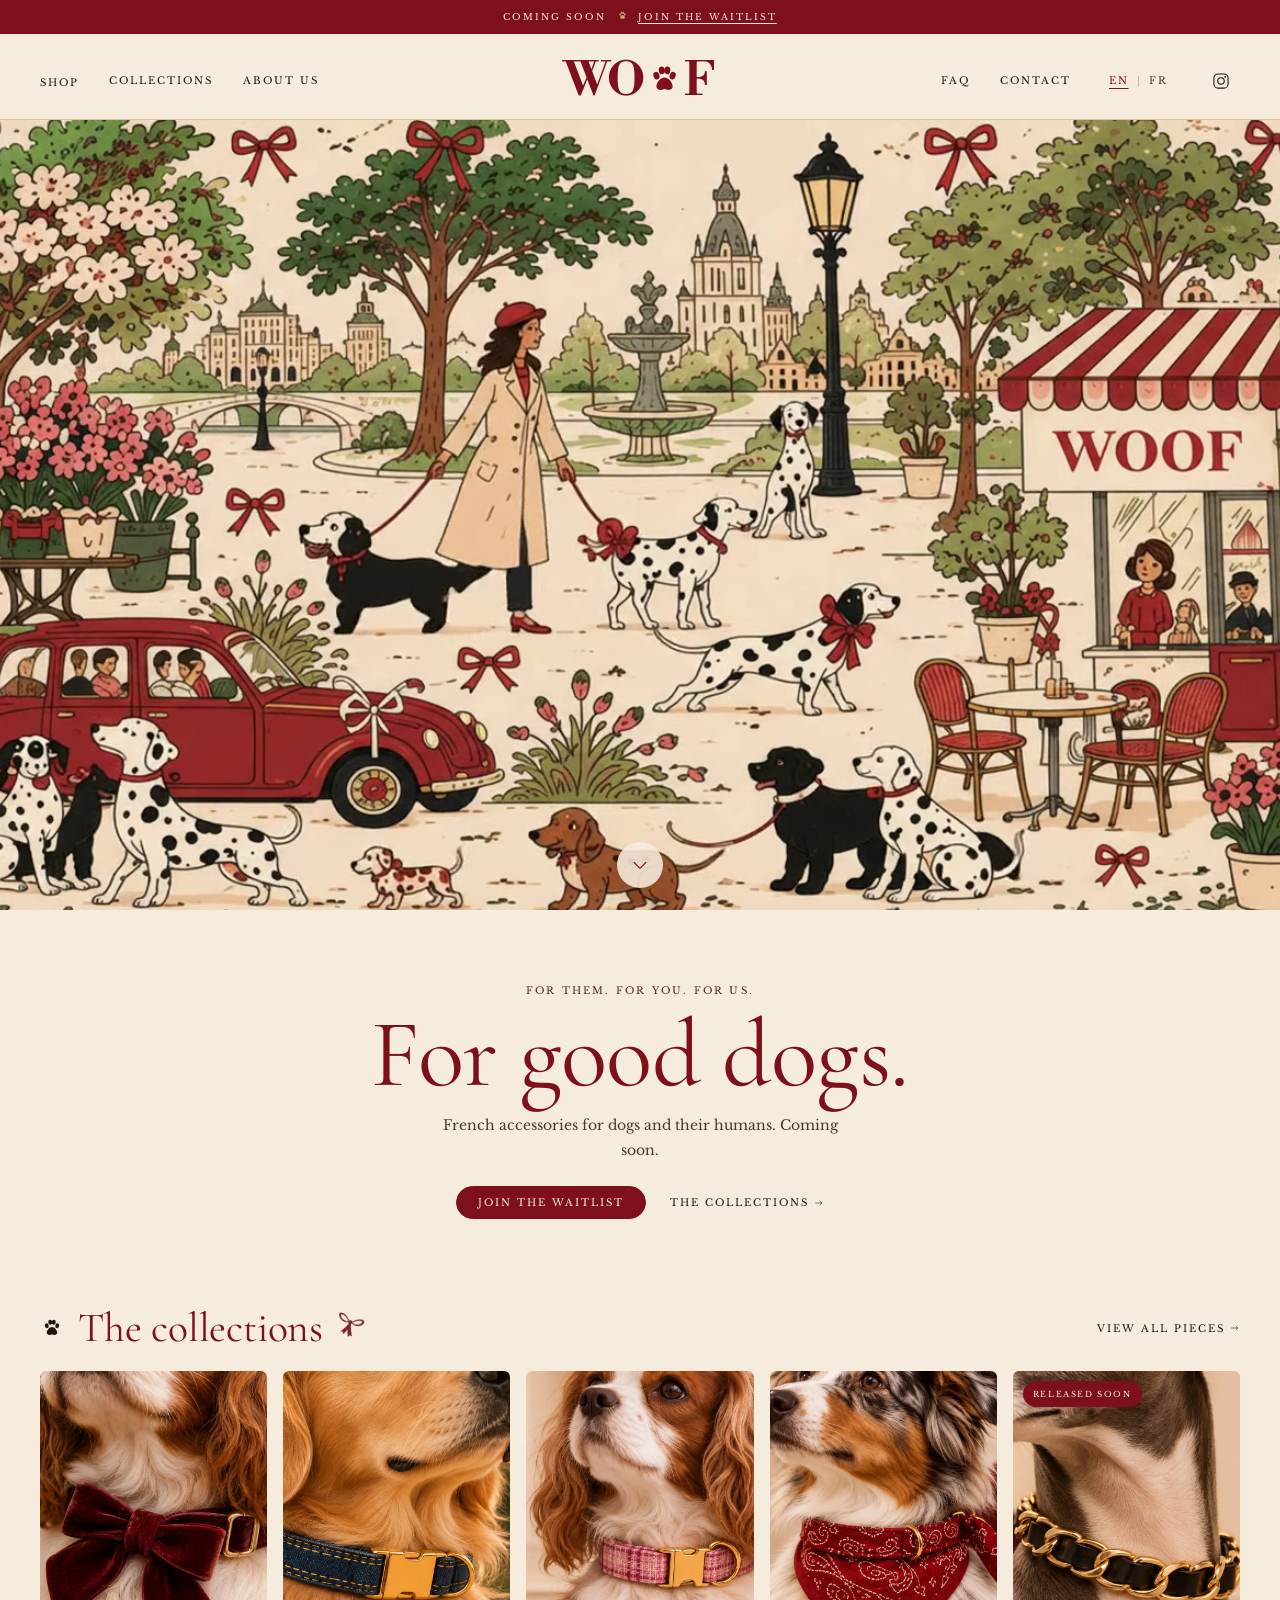
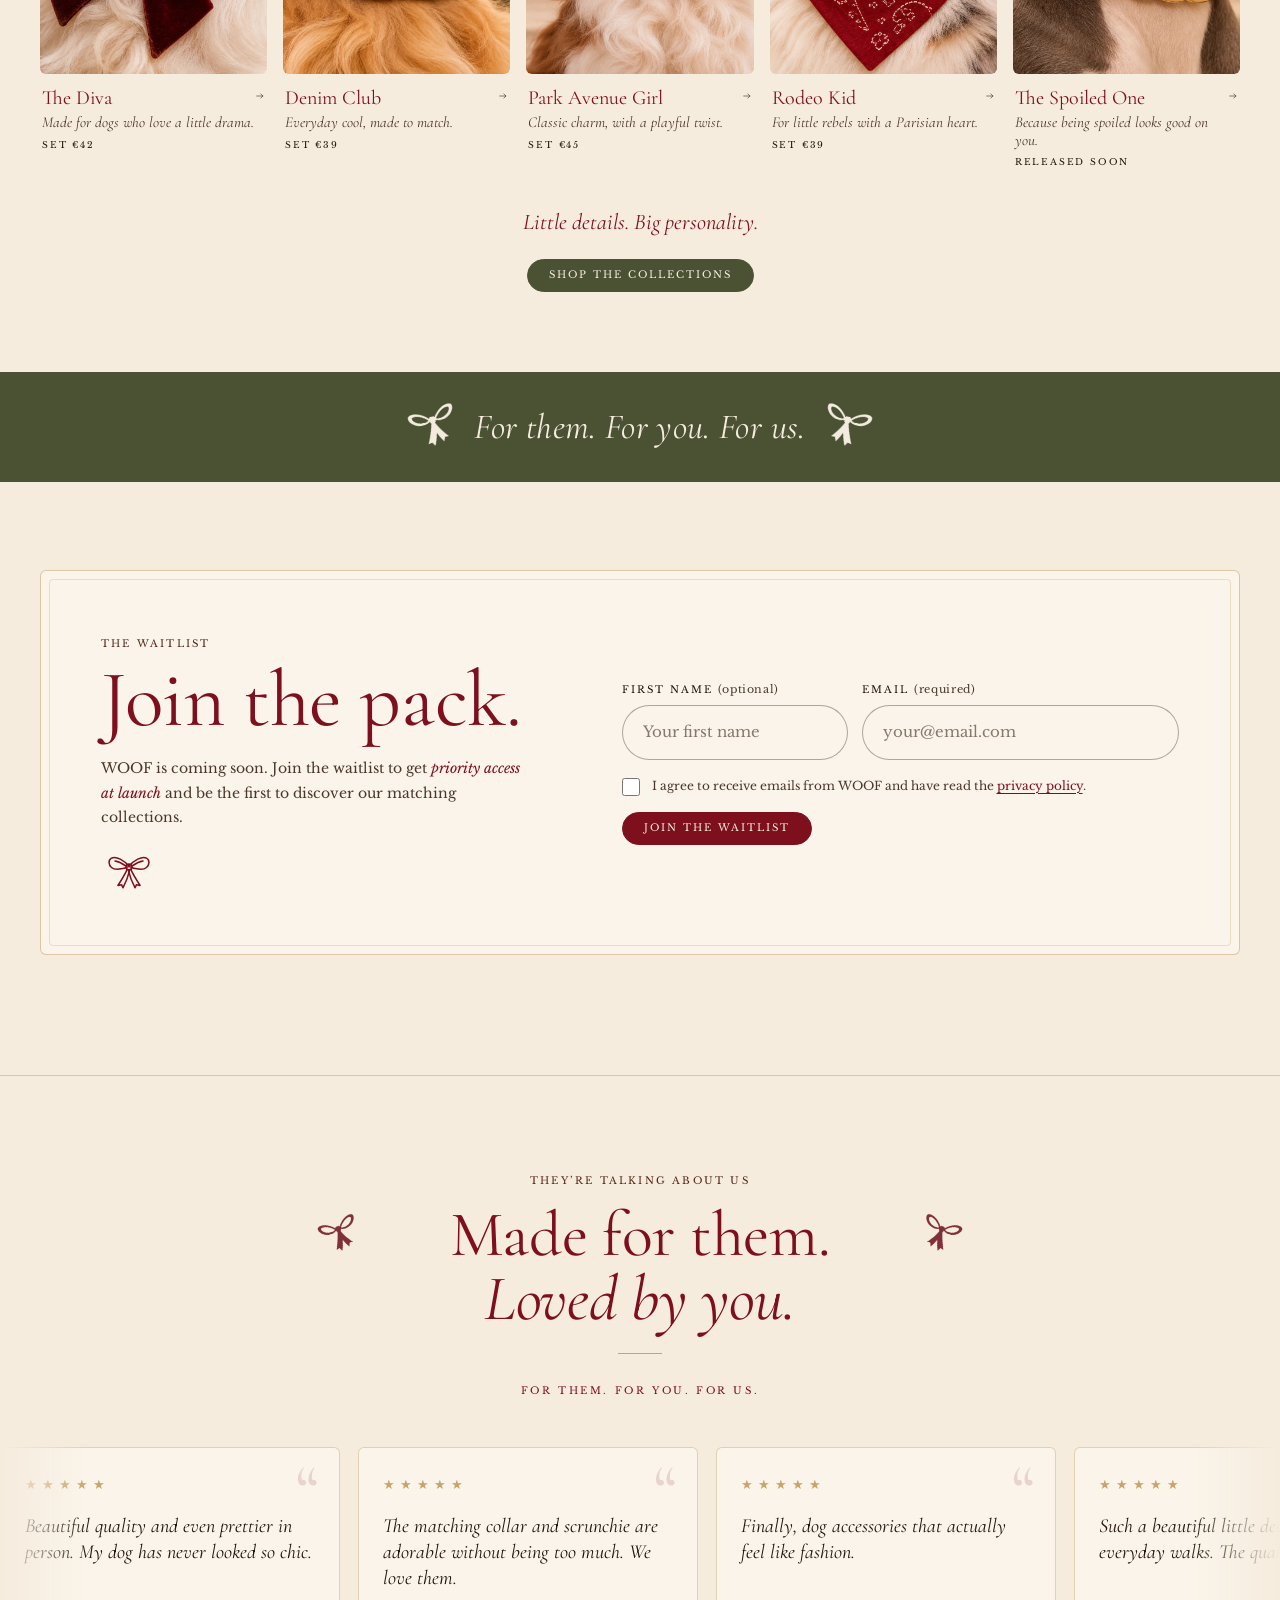
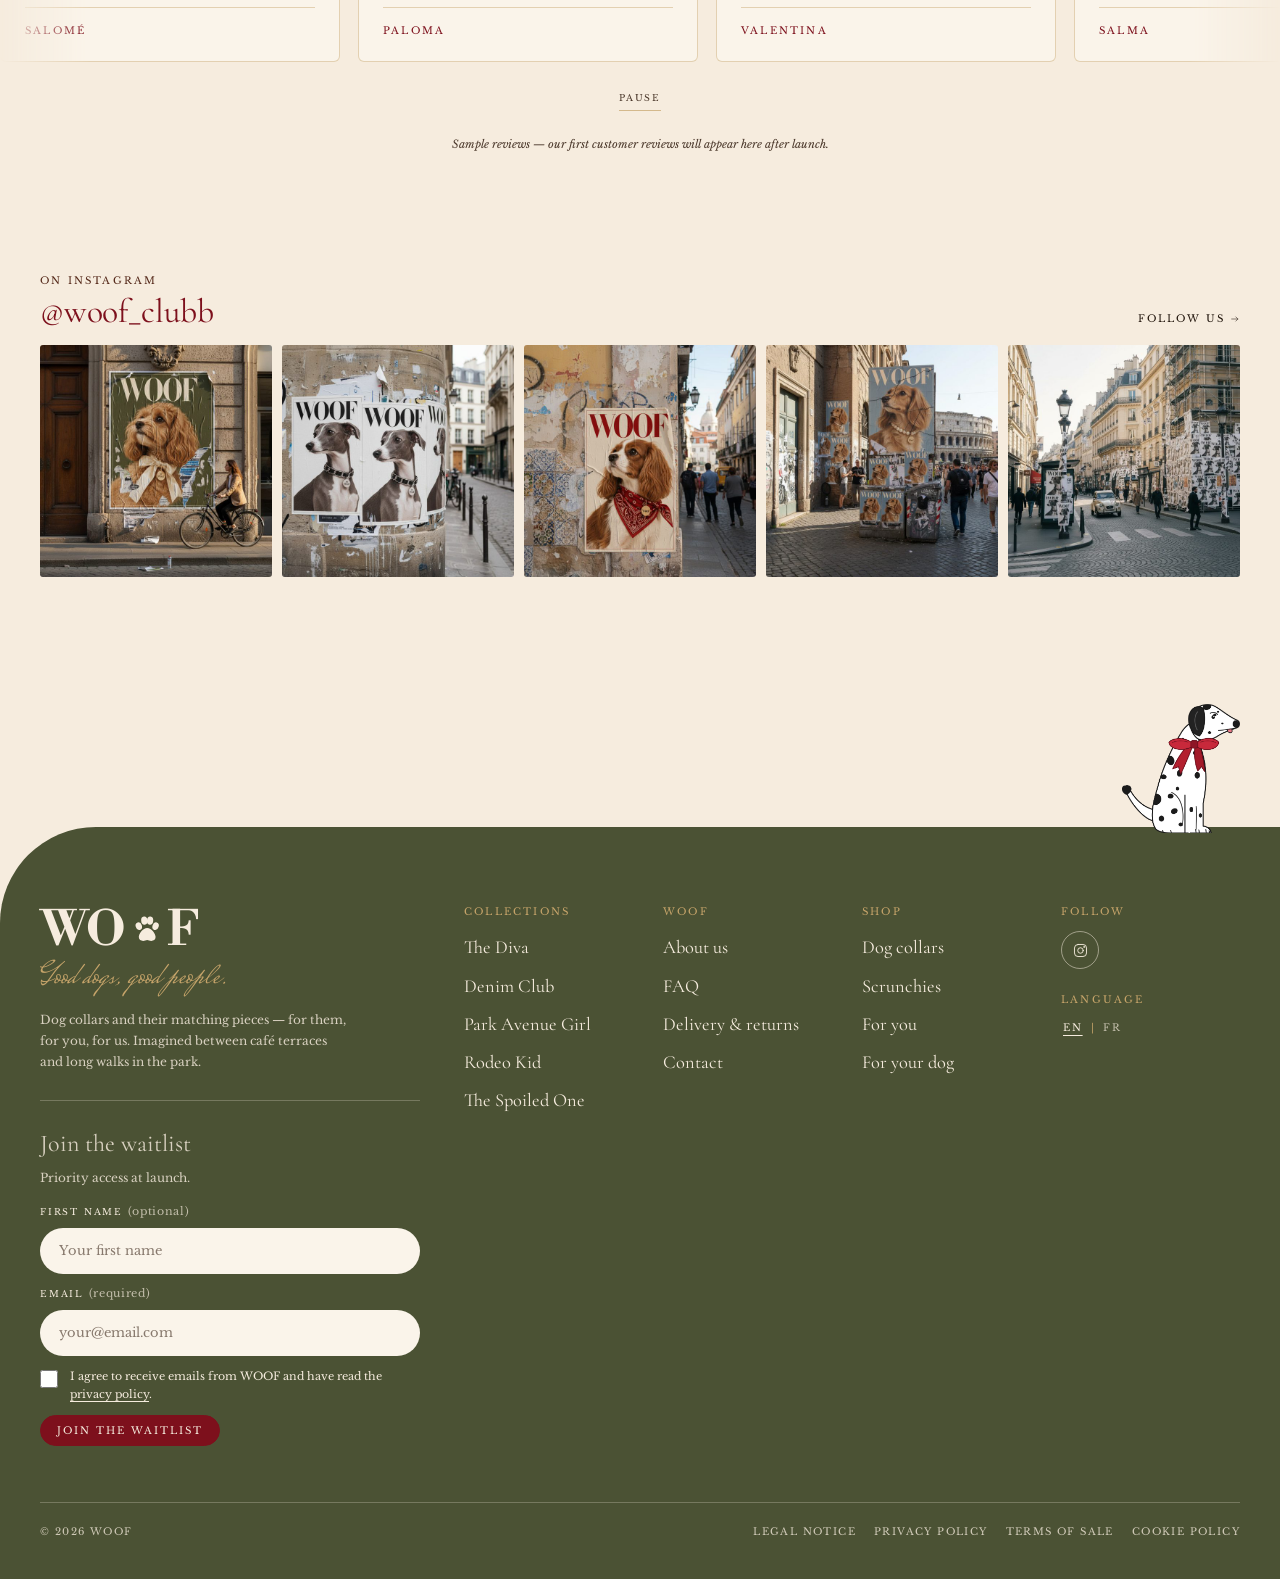
<file: index.html>
<!DOCTYPE html>
<html lang="en">
<head>
  <meta charset="utf-8">
  <meta name="viewport" content="width=device-width, initial-scale=1">
  <title data-i18n="page.index.title">WOOF — French Accessories for Dogs & Their Humans</title>
  <meta name="description" content="WOOF creates French fashion-inspired accessories for dogs and their humans, designed to celebrate the bond between them. Discover collars, matching accessories and timeless pieces made for everyday moments together." data-i18n-attr="content:page.index.desc">
  <meta name="theme-color" content="#F6ECDE">
  <!-- ===== APERÇU DE PARTAGE (WhatsApp, Instagram, Facebook, iMessage, X…) =====
       Les adresses doivent être COMPLÈTES (https://…) : les réseaux sociaux ne comprennent pas
       les chemins relatifs. Image : images/og-partage.jpg (1536 × 1024, JPEG). -->
  <link rel="canonical" href="https://carlaguedj.github.io/Woof/">
  <meta property="og:type" content="website">
  <meta property="og:site_name" content="WOOF">
  <meta property="og:locale" content="en_GB">
  <meta property="og:locale:alternate" content="fr_FR">
  <meta property="og:url" content="https://carlaguedj.github.io/Woof/">
  <meta property="og:title" content="WOOF — For Them. For You. For Us.">
  <meta property="og:description" content="WOOF is a French fashion-inspired brand creating stylish matching accessories for dogs and their humans.">
  <meta property="og:image" content="https://carlaguedj.github.io/Woof/images/og-partage.jpg">
  <meta property="og:image:secure_url" content="https://carlaguedj.github.io/Woof/images/og-partage.jpg">
  <meta property="og:image:type" content="image/jpeg">
  <meta property="og:image:width" content="1536">
  <meta property="og:image:height" content="1024">
  <meta property="og:image:alt" content="WOOF — illustration of a Parisian café terrace with a woman and her dogs wearing WOOF accessories">
  <meta name="twitter:card" content="summary_large_image">
  <meta name="twitter:title" content="WOOF — For Them. For You. For Us.">
  <meta name="twitter:description" content="WOOF is a French fashion-inspired brand creating stylish matching accessories for dogs and their humans.">
  <meta name="twitter:image" content="https://carlaguedj.github.io/Woof/images/og-partage.jpg">
  <meta name="twitter:image:alt" content="WOOF — illustration of a Parisian café terrace with a woman and her dogs wearing WOOF accessories">
  <link rel="icon" href="images/favicon.svg" type="image/svg+xml">
  <!-- Polices Google : Cormorant Garamond (titres), Libre Baskerville (texte), Mrs Saint Delafield (manuscrit), Libre Bodoni (logo) -->
  <link rel="preconnect" href="https://fonts.googleapis.com">
  <link rel="preconnect" href="https://fonts.gstatic.com" crossorigin>
  <link href="https://fonts.googleapis.com/css2?family=Libre+Bodoni:wght@700&family=Cormorant+Garamond:ital,wght@0,400;0,500;1,400;1,500&family=Libre+Baskerville:wght@400;700&family=Mrs+Saint+Delafield&display=swap" rel="stylesheet">
  <link rel="preload" as="image" href="images/accueil-video-poster.jpg" fetchpriority="high">
  <link rel="stylesheet" href="css/style.css">
  <script>document.documentElement.classList.add("js");</script>
  <!-- Réglages (liste d'attente, langues) puis traductions -->
  <script src="js/config.js"></script>
  <script src="js/i18n.js"></script>
</head>
<body>
  <a class="skip-link" href="#main" data-i18n="a11y.skip">Skip to content</a>

  <!-- Bandeau d'annonce (texte : clés "announce.*" dans js/i18n/) -->
  <p class="announce"><span data-i18n="announce.soon">Coming soon</span> <svg class="icon" aria-hidden="true"><use href="#i-paw"/></svg> <a href="index.html#waitlist" data-i18n="announce.cta">Join the waitlist</a></p>

  <!-- ================= EN-TÊTE / NAVIGATION ================= -->
  <header class="site-header">
    <div class="header-inner">
      <nav class="nav nav--left" aria-label="Main" data-i18n-attr="aria-label:a11y.mainnav">
        <button class="burger" type="button" data-menu-open aria-controls="mobile-menu" aria-expanded="false" aria-label="Open menu" data-i18n-attr="aria-label:nav.menu.open">
          <svg class="icon" aria-hidden="true"><use href="#i-menu"/></svg>
        </button>
        <div class="nav-drop">
          <a class="nav__link" href="shop.html" data-i18n="nav.shop">Shop</a>
          <div class="nav-drop__panel">
            <div>
              <p class="nav-drop__title" data-i18n="nav.bycat">By category</p>
              <ul>
                <li><a href="shop.html?filter=collar" data-i18n="nav.dogcollars">Dog collars</a></li>
                <li><a href="shop.html?filter=scrunchie" data-i18n="nav.scrunchies">Scrunchies</a></li>
                <li><a href="shop.html" data-i18n="nav.allpieces">All pieces</a></li>
              </ul>
            </div>
            <div>
              <p class="nav-drop__title" data-i18n="nav.forwho">For who?</p>
              <ul>
                <li><a href="shop.html?filter=for-you" data-i18n="nav.foryou">For you</a></li>
                <li><a href="shop.html?filter=for-dog" data-i18n="nav.fordog">For your dog</a></li>
              </ul>
            </div>
            <div>
              <p class="nav-drop__title" data-i18n="nav.bycollection">By collection</p>
              <!-- Liste remplie automatiquement depuis js/products.js -->
              <ul data-collection-links="shop"></ul>
            </div>
          </div>
        </div>
        <a class="nav__link" href="index.html#collections" data-i18n="nav.collections">Collections</a>
        <a class="nav__link" href="about.html" data-i18n="nav.about">About us</a>
      </nav>

      <a class="logo" href="index.html" aria-label="WOOF — home" data-i18n-attr="aria-label:a11y.home">WO<svg class="logo__paw" viewBox="0 0 32 32" aria-hidden="true" focusable="false"><g fill="currentColor"><ellipse cx="9" cy="13" rx="2.6" ry="3.3" transform="rotate(-18 9 13)"/><ellipse cx="13.6" cy="8.4" rx="2.6" ry="3.4" transform="rotate(-6 13.6 8.4)"/><ellipse cx="18.4" cy="8.4" rx="2.6" ry="3.4" transform="rotate(6 18.4 8.4)"/><ellipse cx="23" cy="13" rx="2.6" ry="3.3" transform="rotate(18 23 13)"/><path d="M16 14.5c-3.6 0-7 4.6-7 7.6 0 2.2 1.8 3.2 3.6 3.2 1.4 0 2.3-.8 3.4-.8s2 .8 3.4.8c1.8 0 3.6-1 3.6-3.2 0-3-3.4-7.6-7-7.6z"/></g></svg><span class="visually-hidden">O</span>F</a>

      <nav class="nav nav--right" aria-label="Help and language" data-i18n-attr="aria-label:a11y.helpnav">
        <a class="nav__link" href="faq.html" data-i18n="nav.faq">FAQ</a>
        <a class="nav__link" href="contact.html" data-i18n="nav.contact">Contact</a>
        <div class="lang-switch" data-lang-switch></div>
        <a class="nav__icon" href="https://www.instagram.com/woof_clubb/" target="_blank" rel="noopener" aria-label="WOOF on Instagram (@woof_clubb)" data-i18n-attr="aria-label:a11y.insta">
          <svg class="icon" aria-hidden="true"><use href="#i-instagram"/></svg>
        </a>
      </nav>
    </div>
  </header>

  <!-- Menu mobile plein écran -->
  <div class="mobile-menu" id="mobile-menu" aria-hidden="true" role="dialog" aria-label="Menu" data-i18n-attr="aria-label:a11y.menu">
    <div class="mobile-menu__top">
      <a class="logo" href="index.html" aria-label="WOOF — home" data-i18n-attr="aria-label:a11y.home">WO<svg class="logo__paw" viewBox="0 0 32 32" aria-hidden="true" focusable="false"><g fill="currentColor"><ellipse cx="9" cy="13" rx="2.6" ry="3.3" transform="rotate(-18 9 13)"/><ellipse cx="13.6" cy="8.4" rx="2.6" ry="3.4" transform="rotate(-6 13.6 8.4)"/><ellipse cx="18.4" cy="8.4" rx="2.6" ry="3.4" transform="rotate(6 18.4 8.4)"/><ellipse cx="23" cy="13" rx="2.6" ry="3.3" transform="rotate(18 23 13)"/><path d="M16 14.5c-3.6 0-7 4.6-7 7.6 0 2.2 1.8 3.2 3.6 3.2 1.4 0 2.3-.8 3.4-.8s2 .8 3.4.8c1.8 0 3.6-1 3.6-3.2 0-3-3.4-7.6-7-7.6z"/></g></svg><span class="visually-hidden">O</span>F</a>
      <button class="mobile-menu__close" type="button" data-menu-close aria-label="Close menu" data-i18n-attr="aria-label:nav.menu.close">
        <svg class="icon" aria-hidden="true"><use href="#i-close"/></svg>
      </button>
    </div>
    <ul class="mobile-menu__links">
      <li>
        <details class="mm-sub">
          <summary><span data-i18n="nav.shop">Shop</span> <svg class="icon" aria-hidden="true"><use href="#i-chevron"/></svg></summary>
          <div class="mm-sub__body">
            <p data-i18n="nav.bycat">By category</p>
            <a href="shop.html?filter=collar" data-i18n="nav.dogcollars">Dog collars</a>
            <a href="shop.html?filter=scrunchie" data-i18n="nav.scrunchies">Scrunchies</a>
            <p data-i18n="nav.forwho">For who?</p>
            <a href="shop.html?filter=for-you" data-i18n="nav.foryou">For you</a>
            <a href="shop.html?filter=for-dog" data-i18n="nav.fordog">For your dog</a>
            <a href="shop.html" data-i18n="nav.allpieces">All pieces</a>
          </div>
        </details>
      </li>
      <li>
        <details class="mm-sub">
          <summary><span data-i18n="nav.collections">Collections</span> <svg class="icon" aria-hidden="true"><use href="#i-chevron"/></svg></summary>
          <div class="mm-sub__body" data-collection-links="shop-mobile"></div>
        </details>
      </li>
      <li><a href="about.html" data-i18n="nav.about">About us</a></li>
      <li><a href="faq.html" data-i18n="nav.faq">FAQ</a></li>
      <li><a href="contact.html" data-i18n="nav.contact">Contact</a></li>
    </ul>
    <!-- Illustration du menu : images/menu-dalmatien.png -->
    <div class="mobile-menu__art">
      <img src="images/menu-dalmatien.png" alt="" width="885" height="966">
    </div>
    <div class="mobile-menu__foot">
      <a href="index.html#waitlist" data-i18n="nav.waitlist">Join the waitlist</a>
      <a href="https://www.instagram.com/woof_clubb/" target="_blank" rel="noopener">Instagram @woof_clubb</a>
      <div class="lang-switch lang-switch--light" data-lang-switch></div>
    </div>
  </div>

  <main id="main">
    <!-- Les TEXTES de cette page sont dans js/i18n/en.js et js/i18n/fr.js (attributs data-i18n = clé). -->

    <!-- ================= 1. VIDÉO PLEIN ÉCRAN =================
         Vidéo : media/accueil-parc-woof.webm + media/accueil-parc-woof.mp4 (16:9, sans son, en boucle)
         Image fixe (avant lecture, lecture bloquée, « réduire les animations ») : images/accueil-video-poster.jpg
         Réglages (zoom de départ, durée, point visible) : variables --hero-* en haut de css/style.css.
         Un clic sur la vidéo descend vers les infos ci-dessous (#hero-info). -->
    <section class="hero-full" aria-label="WOOF">
      <a class="hero-full__link" href="#hero-info" aria-label="Discover WOOF — scroll down" data-i18n-attr="aria-label:hero.enter">
        <img class="hero-full__img" src="images/accueil-video-poster.jpg" alt="" fetchpriority="high" width="1280" height="720">
        <video class="hero-full__video" data-hero-video autoplay muted loop playsinline preload="auto" poster="images/accueil-video-poster.jpg"
               aria-hidden="true" tabindex="-1" width="1280" height="720">
          <source src="media/accueil-parc-woof.webm" type="video/webm">
          <source src="media/accueil-parc-woof.mp4" type="video/mp4">
        </video>
        <span class="hero-full__cue" aria-hidden="true"><svg class="icon"><use href="#i-chevron-down"/></svg></span>
      </a>
    </section>

    <!-- ================= 1b. INFOS SOUS LA VIDÉO ================= -->
    <section class="hero-info" id="hero-info" aria-labelledby="hero-title">
      <div class="container">
        <p class="eyebrow" data-i18n="hero.eyebrow">For them. For you. For us.</p>
        <h1 class="hero-info__title" id="hero-title" data-i18n="hero.title">For good dogs.</h1>
        <p class="hero-info__text" data-i18n="hero.text">French accessories for dogs and their humans. Coming soon.</p>
        <div class="hero__actions">
          <a class="btn" href="#waitlist" data-i18n="hero.cta">Join the waitlist</a>
          <a class="link-arrow" href="#collections"><span data-i18n="hero.collections">The collections</span> <svg class="icon" aria-hidden="true"><use href="#i-arrow"/></svg></a>
        </div>
      </div>
    </section>

    <!-- ================= 2. LES COLLECTIONS (affichées depuis js/products.js) =================
         Un clic sur une collection ouvre la boutique filtrée sur cette collection. -->
    <section class="section section--tight home-collections" id="collections" aria-labelledby="col-title">
      <div class="container">
        <div class="section-head">
          <svg class="icon icon--paw" aria-hidden="true"><use href="#i-paw"/></svg>
          <h2 class="section-title bows" id="col-title" style="font-size:clamp(1.9rem,5vw,2.6rem)" data-i18n="home.col.title">The collections</h2>
          <a class="link-arrow home-collections__all" href="shop.html"><span data-i18n="home.col.all">View all pieces</span> <svg class="icon" aria-hidden="true"><use href="#i-arrow"/></svg></a>
        </div>
        <ul class="cat-grid cat-grid--5" data-collection-grid></ul>
        <p class="home-collections__tagline"><em data-i18n="home.col.tagline">Little details. Big personality.</em></p>
        <p class="home-collections__cta"><a class="btn btn--olive" href="shop.html" data-i18n="home.col.shopcta">Shop the collections</a></p>
      </div>
    </section>

    <!-- ================= BANDE OLIVE ================= -->
    <section class="band-olive" aria-label="WOOF">
      <p class="band-olive__text"><img class="band-olive__bow" src="images/noeud-creme.png" alt="" width="240" height="206"> <span data-i18n="band.motto">For them. For you. For us.</span> <img class="band-olive__bow band-olive__bow--r" src="images/noeud-creme.png" alt="" width="240" height="206"></p>
    </section>

    <!-- ================= 3. LISTE D'ATTENTE ================= -->
    <section class="section waitlist" id="waitlist" aria-labelledby="wl-title">
      <div class="container">
        <div class="waitlist__box">
          <div class="waitlist__intro">
            <p class="eyebrow" data-i18n="home.wl.eyebrow">The waitlist</p>
            <h2 class="waitlist__title" id="wl-title" data-i18n="home.wl.title">Join the pack.</h2>
            <p class="waitlist__text" data-i18n="home.wl.text">WOOF is coming soon. Join the waitlist to get <strong>priority access at launch</strong> and be the first to discover our matching collections.</p>
            <svg class="icon icon--bow" aria-hidden="true"><use href="#i-bow"/></svg>
          </div>
          <!-- ===== FORMULAIRE LISTE D'ATTENTE (envoi : WAITLIST_ENDPOINT dans js/config.js) ===== -->
            <form class="wl-form wl-form--full" data-waitlist novalidate>
              <div class="wl-fields">
                <label class="wl-field">
                  <span class="wl-label"><span data-i18n="form.firstname">First name</span> <small data-i18n="form.optional">(optional)</small></span>
                  <input type="text" name="first_name" autocomplete="given-name" maxlength="60" placeholder="Your first name" data-i18n-attr="placeholder:form.firstname.ph">
                </label>
                <label class="wl-field">
                  <span class="wl-label"><span data-i18n="form.email">Email</span> <small data-i18n="form.required">(required)</small></span>
                  <input type="email" name="email" required autocomplete="email" maxlength="120" placeholder="your@email.com" data-i18n-attr="placeholder:form.email.ph">
                </label>
              </div>
              <!-- Piège anti-spam (honeypot) : invisible pour les visiteurs, ne pas supprimer -->
              <div class="wl-hp" aria-hidden="true">
                <label><span data-i18n="form.hp">Leave this field empty</span><input type="text" name="_gotcha" tabindex="-1" autocomplete="off"></label>
              </div>
              <label class="wl-consent">
                <input type="checkbox" name="consent" value="yes" required>
                <span data-i18n="form.consent">I agree to receive emails from WOOF and have read the <a href="privacy-policy.html">privacy policy</a>.</span>
              </label>
              <button class="btn wl-submit" type="submit" data-i18n="form.submit">Join the waitlist</button>
              <p class="wl-msg" data-wl-msg role="status" aria-live="polite"></p>
            </form>
        </div>
      </div>
    </section>

    <!-- ================= 4. THEY'RE TALKING ABOUT US =================
         Note et prénoms : js/reviews.js — textes des avis : js/i18n/ (clés review.1, review.2…). -->
    <section class="section talk" aria-labelledby="talk-title" data-reviews>
      <div class="container">
        <header class="talk__head">
          <p class="eyebrow" data-i18n="talk.eyebrow">They’re talking about us</p>
          <h2 class="talk__title bows" id="talk-title" data-i18n="talk.title">Made for them. <em>Loved by you.</em></h2>
          <div class="talk__rating" data-reviews-rating>
            <p class="talk__motto" data-i18n="talk.motto">For them. For you. For us.</p>
          </div>
        </header>
        <!-- Une seule ligne d'avis qui défile doucement de droite à gauche (pause au survol ou avec le bouton) -->
        <div class="talk__marquee" data-marquee>
          <ul class="talk__list" data-reviews-list></ul>
        </div>
        <p class="talk__controls"><button class="talk__toggle" type="button" data-marquee-toggle aria-pressed="false">Pause</button></p>
        <p class="talk__note" data-reviews-note data-i18n="talk.note" hidden>Sample reviews — our first customer reviews will appear here after launch.</p>
      </div>
    </section>

    <!-- ================= 5. DERNIERS POSTS INSTAGRAM =================
         Photos provisoires : images/instagram-1.jpg … instagram-5.jpg (carrées).
         Remplacez-les par vos vrais posts (même nom de fichier), ou demandez à brancher
         un fil Instagram automatique (Behold, LightWidget…). -->
    <section class="insta-strip" aria-labelledby="insta-title">
      <div class="container">
        <div class="insta-strip__head">
          <p class="eyebrow" data-i18n="insta.eyebrow">On Instagram</p>
          <h2 class="insta-strip__title" id="insta-title"><a href="https://www.instagram.com/woof_clubb/" target="_blank" rel="noopener">@woof_clubb</a></h2>
          <a class="link-arrow" href="https://www.instagram.com/woof_clubb/" target="_blank" rel="noopener"><span data-i18n="insta.follow">Follow us</span> <svg class="icon" aria-hidden="true"><use href="#i-arrow"/></svg></a>
        </div>
        <ul class="insta-strip__grid">
          <li><a href="https://www.instagram.com/woof_clubb/" target="_blank" rel="noopener"><img src="images/instagram-1.jpg" alt="WOOF poster with a cream bow-tied poodle on a street wall in Milan" data-i18n-attr="alt:insta.1.alt" loading="lazy" width="640" height="640"></a></li>
          <li><a href="https://www.instagram.com/woof_clubb/" target="_blank" rel="noopener"><img src="images/instagram-2.jpg" alt="WOOF posters of a whippet with a chain collar on a Parisian column" data-i18n-attr="alt:insta.2.alt" loading="lazy" width="640" height="640"></a></li>
          <li><a href="https://www.instagram.com/woof_clubb/" target="_blank" rel="noopener"><img src="images/instagram-3.jpg" alt="WOOF poster of a spaniel with a red bandana in Lisbon" data-i18n-attr="alt:insta.3.alt" loading="lazy" width="640" height="640"></a></li>
          <li><a href="https://www.instagram.com/woof_clubb/" target="_blank" rel="noopener"><img src="images/instagram-4.jpg" alt="WOOF posters of a dachshund with pearls near the Colosseum in Rome" data-i18n-attr="alt:insta.4.alt" loading="lazy" width="640" height="640"></a></li>
          <li><a href="https://www.instagram.com/woof_clubb/" target="_blank" rel="noopener"><img src="images/instagram-5.jpg" alt="A Parisian street covered with WOOF posters" data-i18n-attr="alt:insta.5.alt" loading="lazy" width="640" height="640"></a></li>
        </ul>
      </div>
    </section>

  </main>

  <!-- ================= PIED DE PAGE ================= -->
  <footer class="site-footer">
    <!-- Petit dalmatien posé sur le pied de page (ordinateur et tablette) : images/menu-dalmatien.png -->
    <img class="footer-dog" src="images/menu-dalmatien.png" alt="" width="885" height="966" loading="lazy">
    <div class="container">
      <div class="footer-top">
        <div class="footer-brand">
          <a class="logo" href="index.html" aria-label="WOOF — home" data-i18n-attr="aria-label:a11y.home">WO<svg class="logo__paw" viewBox="0 0 32 32" aria-hidden="true" focusable="false"><g fill="currentColor"><ellipse cx="9" cy="13" rx="2.6" ry="3.3" transform="rotate(-18 9 13)"/><ellipse cx="13.6" cy="8.4" rx="2.6" ry="3.4" transform="rotate(-6 13.6 8.4)"/><ellipse cx="18.4" cy="8.4" rx="2.6" ry="3.4" transform="rotate(6 18.4 8.4)"/><ellipse cx="23" cy="13" rx="2.6" ry="3.3" transform="rotate(18 23 13)"/><path d="M16 14.5c-3.6 0-7 4.6-7 7.6 0 2.2 1.8 3.2 3.6 3.2 1.4 0 2.3-.8 3.4-.8s2 .8 3.4.8c1.8 0 3.6-1 3.6-3.2 0-3-3.4-7.6-7-7.6z"/></g></svg><span class="visually-hidden">O</span>F</a>
          <span class="script" data-i18n="footer.script">Good dogs, good people.</span>
          <p data-i18n="footer.text">Dog collars and their matching pieces — for them, for you, for us. Imagined between café terraces and long walks in the park.</p>
          <!-- Formulaire compact de liste d'attente -->
          <div class="footer-wl">
            <p class="footer-wl__title" data-i18n="footer.wl.title">Join the waitlist</p>
            <p class="footer-wl__text" data-i18n="footer.wl.text">Priority access at launch.</p>
            <!-- ===== FORMULAIRE LISTE D'ATTENTE (envoi : WAITLIST_ENDPOINT dans js/config.js) ===== -->
            <form class="wl-form wl-form--compact" data-waitlist novalidate>
              <div class="wl-fields">
                <label class="wl-field">
                  <span class="wl-label"><span data-i18n="form.firstname">First name</span> <small data-i18n="form.optional">(optional)</small></span>
                  <input type="text" name="first_name" autocomplete="given-name" maxlength="60" placeholder="Your first name" data-i18n-attr="placeholder:form.firstname.ph">
                </label>
                <label class="wl-field">
                  <span class="wl-label"><span data-i18n="form.email">Email</span> <small data-i18n="form.required">(required)</small></span>
                  <input type="email" name="email" required autocomplete="email" maxlength="120" placeholder="your@email.com" data-i18n-attr="placeholder:form.email.ph">
                </label>
              </div>
              <!-- Piège anti-spam (honeypot) : invisible pour les visiteurs, ne pas supprimer -->
              <div class="wl-hp" aria-hidden="true">
                <label><span data-i18n="form.hp">Leave this field empty</span><input type="text" name="_gotcha" tabindex="-1" autocomplete="off"></label>
              </div>
              <label class="wl-consent">
                <input type="checkbox" name="consent" value="yes" required>
                <span data-i18n="form.consent">I agree to receive emails from WOOF and have read the <a href="privacy-policy.html">privacy policy</a>.</span>
              </label>
              <button class="btn wl-submit" type="submit" data-i18n="form.submit">Join the waitlist</button>
              <p class="wl-msg" data-wl-msg role="status" aria-live="polite"></p>
            </form>
          </div>
        </div>
        <div class="footer-cols">
          <div class="footer-col">
            <h3 data-i18n="footer.col.collections">Collections</h3>
            <!-- Liste remplie automatiquement depuis js/products.js -->
            <ul data-collection-links="shop">
              <li><a href="index.html#collections" data-i18n="nav.collections">Collections</a></li>
            </ul>
          </div>
          <div class="footer-col">
            <h3 data-i18n="footer.col.woof">WOOF</h3>
            <ul>
              <li><a href="about.html" data-i18n="nav.about">About us</a></li>
              <li><a href="faq.html" data-i18n="nav.faq">FAQ</a></li>
              <li><a href="faq.html#shipping" data-i18n="footer.delivery">Delivery & returns</a></li>
              <li><a href="contact.html" data-i18n="nav.contact">Contact</a></li>
            </ul>
          </div>
          <div class="footer-col">
            <h3 data-i18n="footer.col.shop">Shop</h3>
            <ul>
              <li><a href="shop.html?filter=collar" data-i18n="nav.dogcollars">Dog collars</a></li>
              <li><a href="shop.html?filter=scrunchie" data-i18n="nav.scrunchies">Scrunchies</a></li>
              <li><a href="shop.html?filter=for-you" data-i18n="nav.foryou">For you</a></li>
              <li><a href="shop.html?filter=for-dog" data-i18n="nav.fordog">For your dog</a></li>
            </ul>
          </div>
          <div class="footer-col">
            <h3 data-i18n="footer.col.follow">Follow</h3>
            <div class="socials">
              <a href="https://www.instagram.com/woof_clubb/" target="_blank" rel="noopener" aria-label="WOOF on Instagram (@woof_clubb)" data-i18n-attr="aria-label:a11y.insta"><svg class="icon" aria-hidden="true"><use href="#i-instagram"/></svg></a>
            </div>
            <p class="footer-lang"><span data-i18n="lang.label">Language</span></p>
            <div class="lang-switch" data-lang-switch></div>
          </div>
        </div>
      </div>
      <div class="footer-bottom">
        <p>© <span data-year>2026</span> WOOF</p>
        <ul>
          <li><a href="legal-notice.html" data-i18n="footer.legal">Legal notice</a></li>
          <li><a href="privacy-policy.html" data-i18n="footer.privacy">Privacy policy</a></li>
          <li><a href="terms-of-sale.html" data-i18n="footer.terms">Terms of sale</a></li>
          <li><a href="cookies.html" data-i18n="footer.cookies">Cookie policy</a></li>
        </ul>
      </div>
    </div>
  </footer>

  <script src="js/products.js"></script>
  <script src="js/reviews.js"></script>
  <script src="js/main.js"></script>
</body>
</html>
</file>
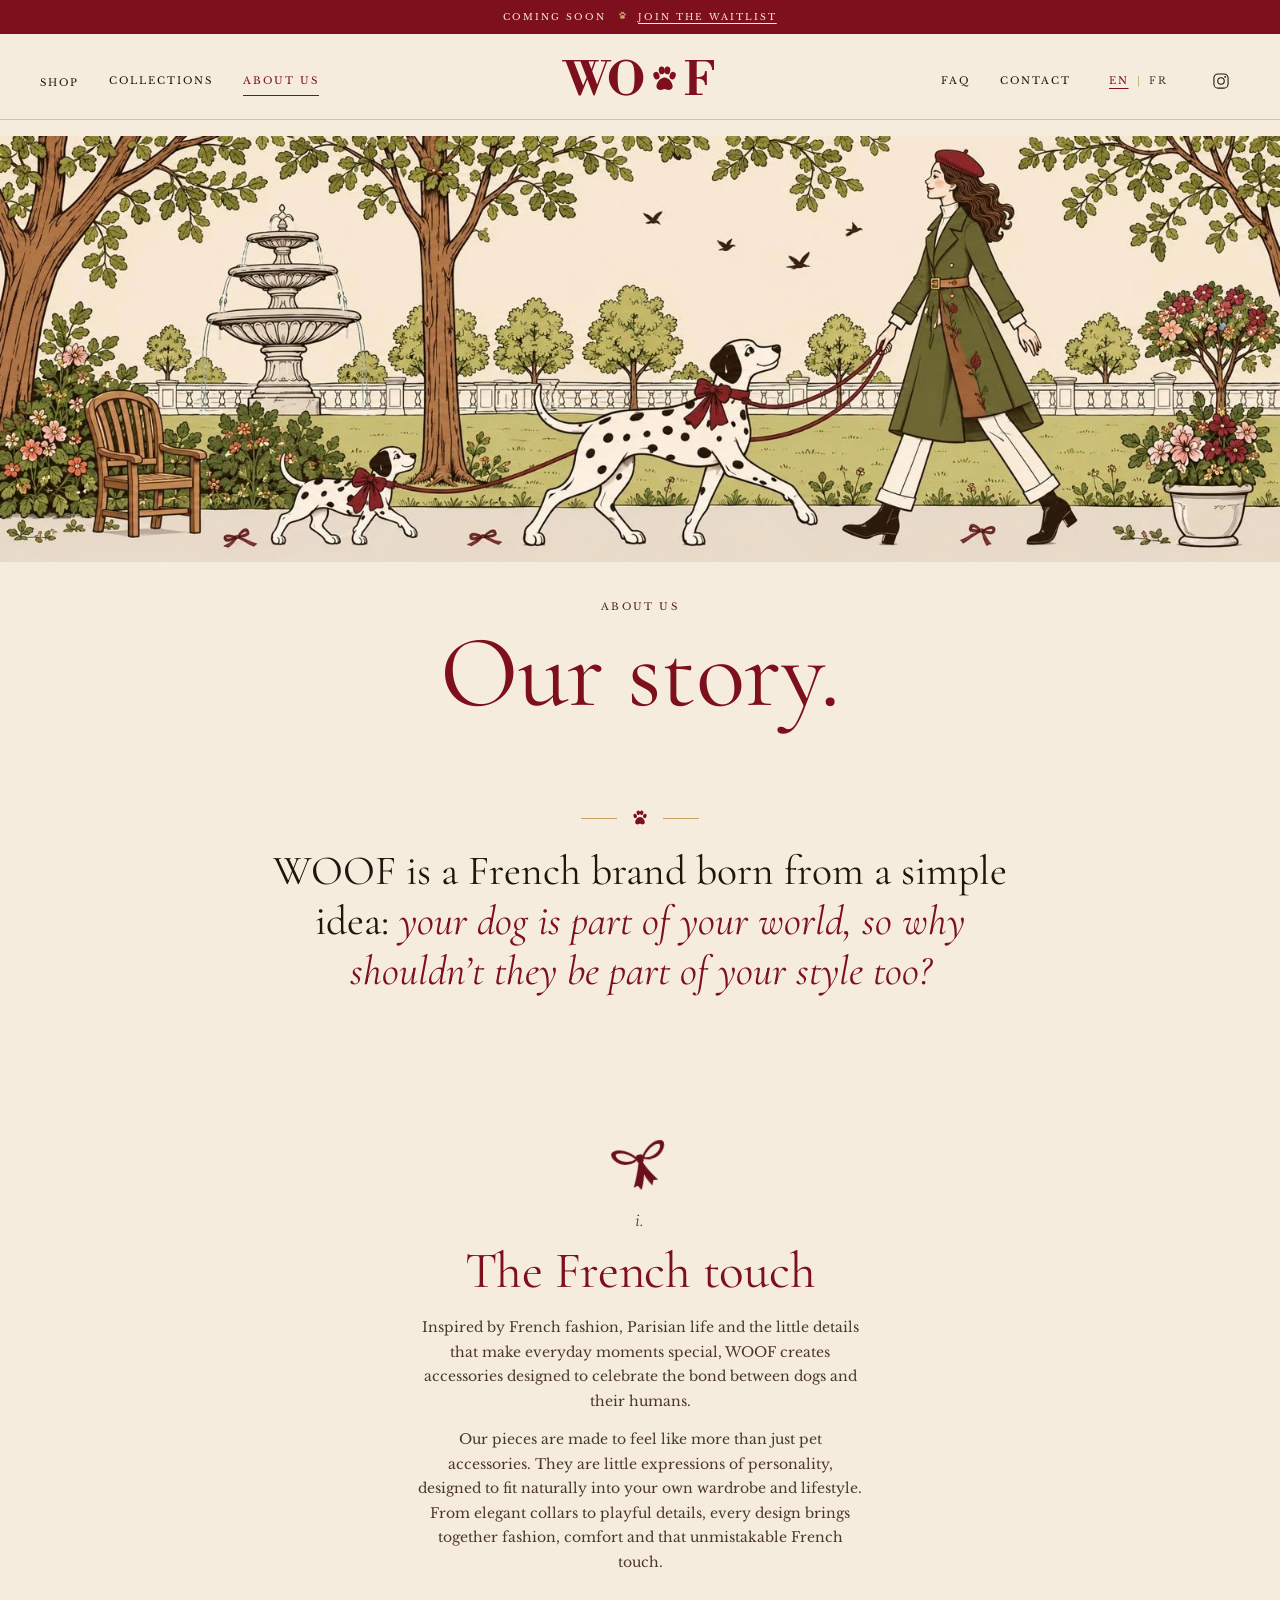
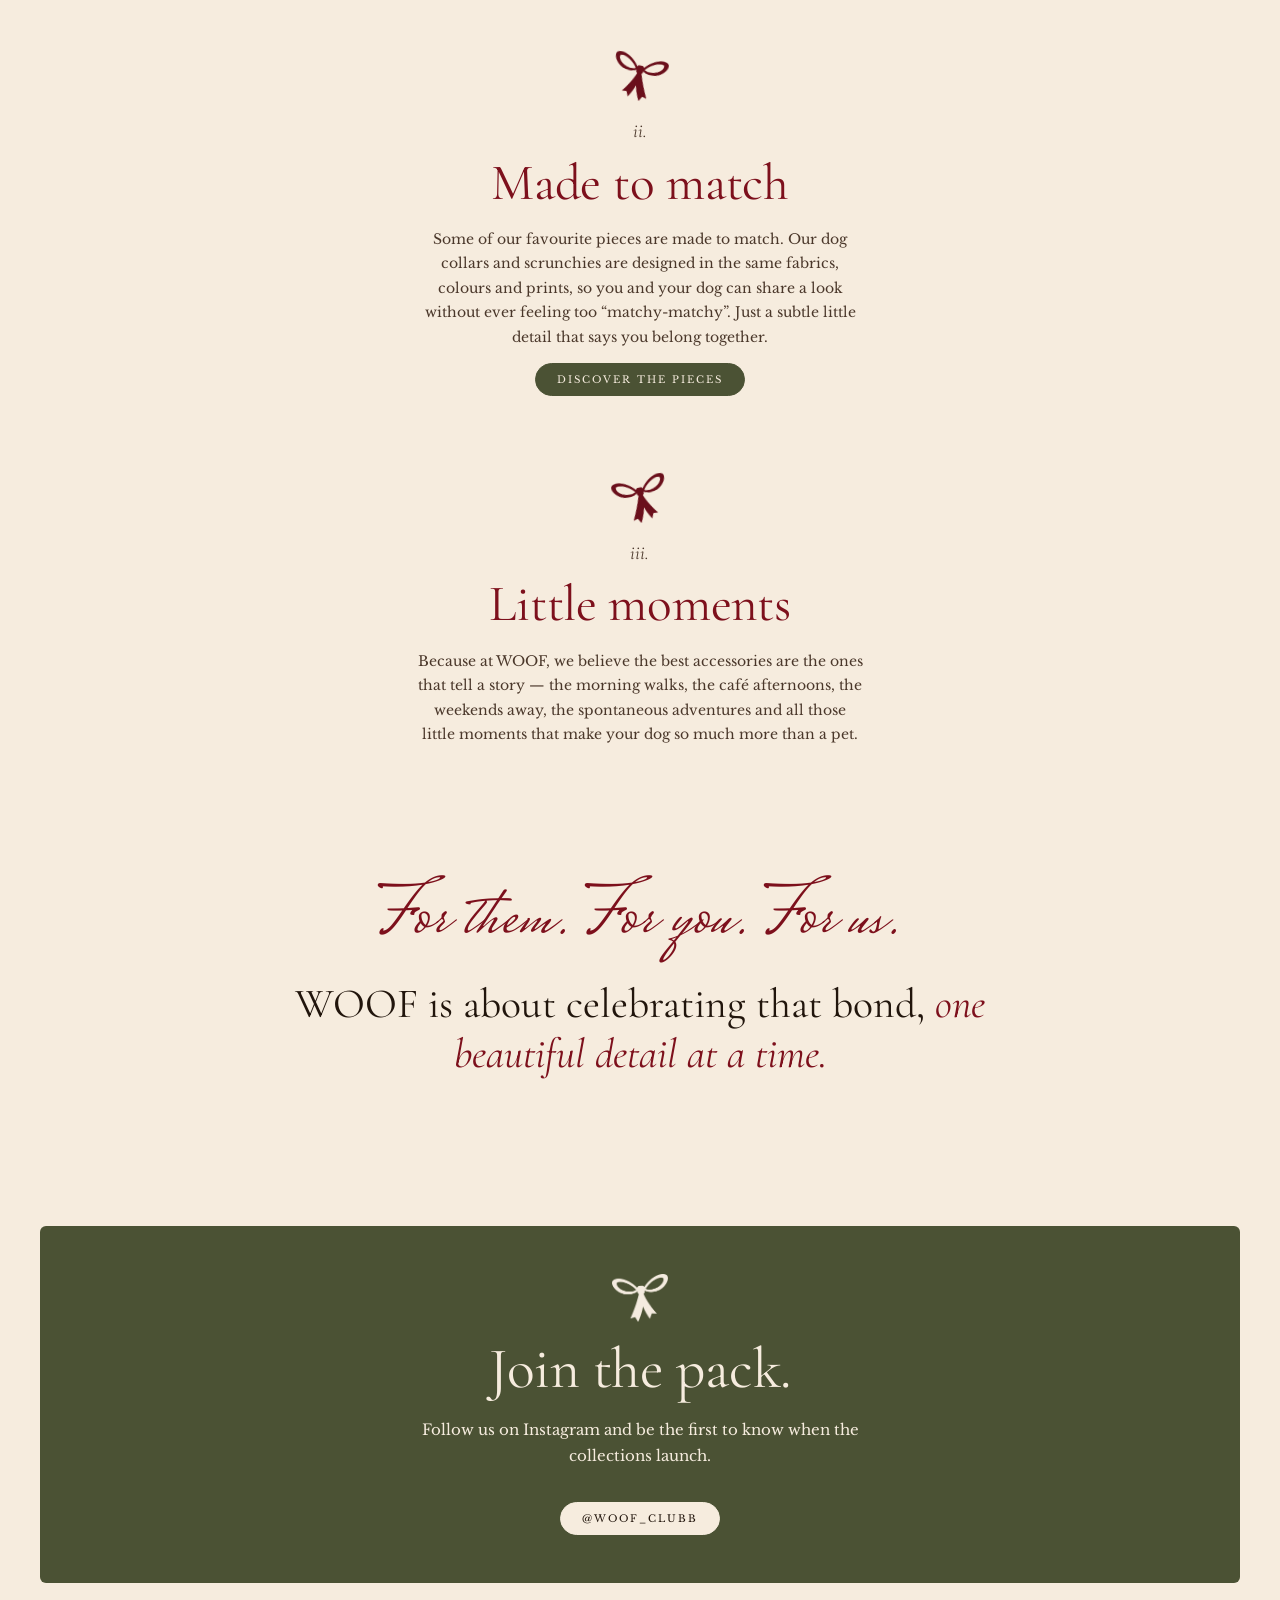
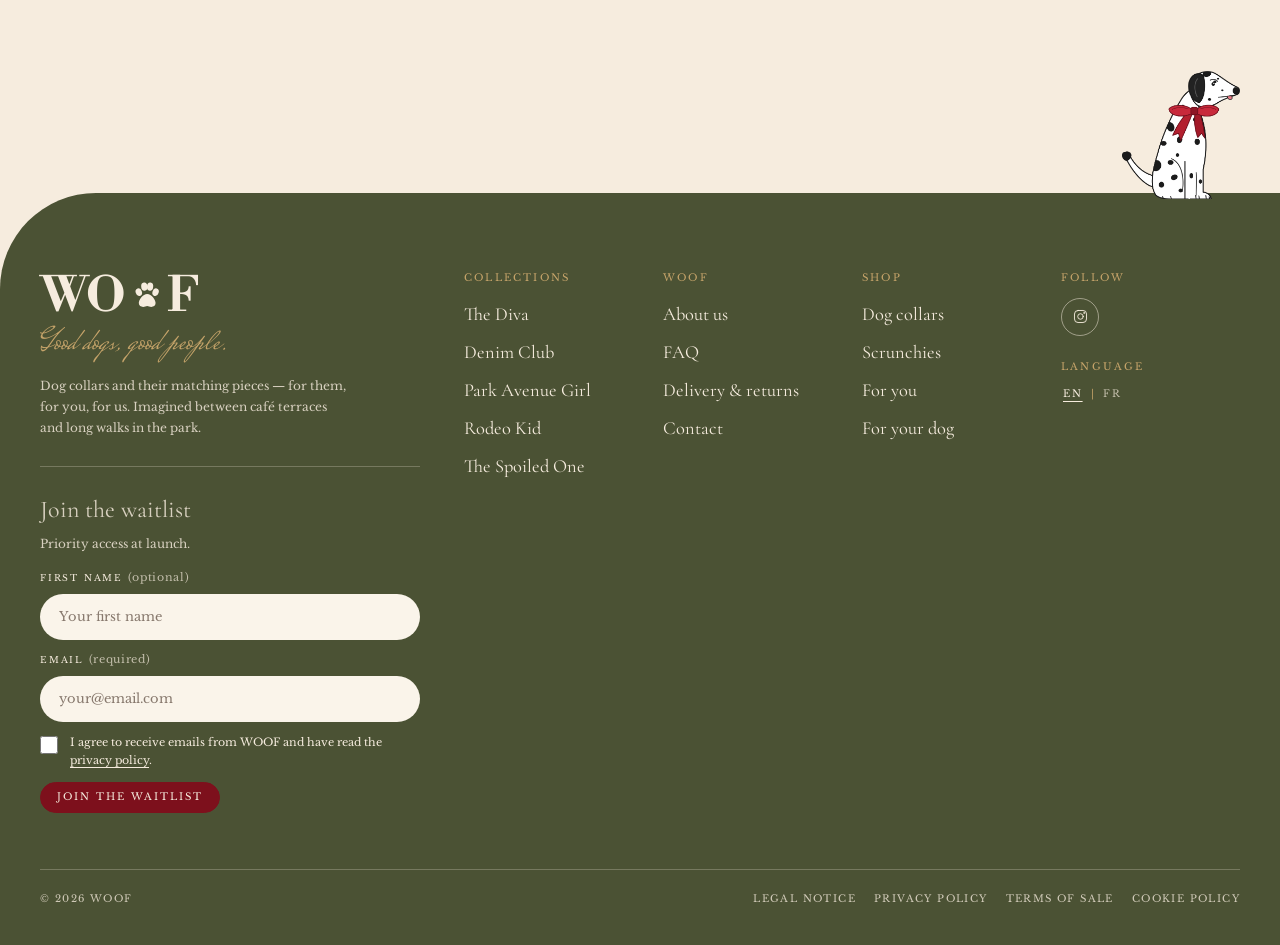
<file: about.html>
<!DOCTYPE html>
<html lang="en">
<head>
  <meta charset="utf-8">
  <meta name="viewport" content="width=device-width, initial-scale=1">
  <title data-i18n="page.about.title">About us — WOOF</title>
  <meta name="description" content="WOOF is a French brand born from a simple idea: your dog is part of your world, so why shouldn&#x27;t they be part of your style too?" data-i18n-attr="content:page.about.desc">
  <meta name="theme-color" content="#F6ECDE">
  <!-- ===== APERÇU DE PARTAGE (WhatsApp, Instagram, Facebook, iMessage, X…) =====
       Les adresses doivent être COMPLÈTES (https://…) : les réseaux sociaux ne comprennent pas
       les chemins relatifs. Image : images/og-partage.jpg (1536 × 1024, JPEG). -->
  <link rel="canonical" href="https://carlaguedj.github.io/Woof/about.html">
  <meta property="og:type" content="website">
  <meta property="og:site_name" content="WOOF">
  <meta property="og:locale" content="en_GB">
  <meta property="og:locale:alternate" content="fr_FR">
  <meta property="og:url" content="https://carlaguedj.github.io/Woof/about.html">
  <meta property="og:title" content="About us — WOOF">
  <meta property="og:description" content="WOOF is a French brand born from a simple idea: your dog is part of your world, so why shouldn&#x27;t they be part of your style too?">
  <meta property="og:image" content="https://carlaguedj.github.io/Woof/images/og-partage.jpg">
  <meta property="og:image:secure_url" content="https://carlaguedj.github.io/Woof/images/og-partage.jpg">
  <meta property="og:image:type" content="image/jpeg">
  <meta property="og:image:width" content="1536">
  <meta property="og:image:height" content="1024">
  <meta property="og:image:alt" content="WOOF — illustration of a Parisian café terrace with a woman and her dogs wearing WOOF accessories">
  <meta name="twitter:card" content="summary_large_image">
  <meta name="twitter:title" content="About us — WOOF">
  <meta name="twitter:description" content="WOOF is a French brand born from a simple idea: your dog is part of your world, so why shouldn&#x27;t they be part of your style too?">
  <meta name="twitter:image" content="https://carlaguedj.github.io/Woof/images/og-partage.jpg">
  <meta name="twitter:image:alt" content="WOOF — illustration of a Parisian café terrace with a woman and her dogs wearing WOOF accessories">
  <link rel="icon" href="images/favicon.svg" type="image/svg+xml">
  <!-- Polices Google : Cormorant Garamond (titres), Libre Baskerville (texte), Mrs Saint Delafield (manuscrit), Libre Bodoni (logo) -->
  <link rel="preconnect" href="https://fonts.googleapis.com">
  <link rel="preconnect" href="https://fonts.gstatic.com" crossorigin>
  <link href="https://fonts.googleapis.com/css2?family=Libre+Bodoni:wght@700&family=Cormorant+Garamond:ital,wght@0,400;0,500;1,400;1,500&family=Libre+Baskerville:wght@400;700&family=Mrs+Saint+Delafield&display=swap" rel="stylesheet">
  <link rel="stylesheet" href="css/style.css">
  <script>document.documentElement.classList.add("js");</script>
  <!-- Réglages (liste d'attente, langues) puis traductions -->
  <script src="js/config.js"></script>
  <script src="js/i18n.js"></script>
</head>
<body>
  <a class="skip-link" href="#main" data-i18n="a11y.skip">Skip to content</a>

  <!-- Bandeau d'annonce (texte : clés "announce.*" dans js/i18n/) -->
  <p class="announce"><span data-i18n="announce.soon">Coming soon</span> <svg class="icon" aria-hidden="true"><use href="#i-paw"/></svg> <a href="index.html#waitlist" data-i18n="announce.cta">Join the waitlist</a></p>

  <!-- ================= EN-TÊTE / NAVIGATION ================= -->
  <header class="site-header">
    <div class="header-inner">
      <nav class="nav nav--left" aria-label="Main" data-i18n-attr="aria-label:a11y.mainnav">
        <button class="burger" type="button" data-menu-open aria-controls="mobile-menu" aria-expanded="false" aria-label="Open menu" data-i18n-attr="aria-label:nav.menu.open">
          <svg class="icon" aria-hidden="true"><use href="#i-menu"/></svg>
        </button>
        <div class="nav-drop">
          <a class="nav__link" href="shop.html" data-i18n="nav.shop">Shop</a>
          <div class="nav-drop__panel">
            <div>
              <p class="nav-drop__title" data-i18n="nav.bycat">By category</p>
              <ul>
                <li><a href="shop.html?filter=collar" data-i18n="nav.dogcollars">Dog collars</a></li>
                <li><a href="shop.html?filter=scrunchie" data-i18n="nav.scrunchies">Scrunchies</a></li>
                <li><a href="shop.html" data-i18n="nav.allpieces">All pieces</a></li>
              </ul>
            </div>
            <div>
              <p class="nav-drop__title" data-i18n="nav.forwho">For who?</p>
              <ul>
                <li><a href="shop.html?filter=for-you" data-i18n="nav.foryou">For you</a></li>
                <li><a href="shop.html?filter=for-dog" data-i18n="nav.fordog">For your dog</a></li>
              </ul>
            </div>
            <div>
              <p class="nav-drop__title" data-i18n="nav.bycollection">By collection</p>
              <!-- Liste remplie automatiquement depuis js/products.js -->
              <ul data-collection-links="shop"></ul>
            </div>
          </div>
        </div>
        <a class="nav__link" href="index.html#collections" data-i18n="nav.collections">Collections</a>
        <a class="nav__link" href="about.html" aria-current="page" data-i18n="nav.about">About us</a>
      </nav>

      <a class="logo" href="index.html" aria-label="WOOF — home" data-i18n-attr="aria-label:a11y.home">WO<svg class="logo__paw" viewBox="0 0 32 32" aria-hidden="true" focusable="false"><g fill="currentColor"><ellipse cx="9" cy="13" rx="2.6" ry="3.3" transform="rotate(-18 9 13)"/><ellipse cx="13.6" cy="8.4" rx="2.6" ry="3.4" transform="rotate(-6 13.6 8.4)"/><ellipse cx="18.4" cy="8.4" rx="2.6" ry="3.4" transform="rotate(6 18.4 8.4)"/><ellipse cx="23" cy="13" rx="2.6" ry="3.3" transform="rotate(18 23 13)"/><path d="M16 14.5c-3.6 0-7 4.6-7 7.6 0 2.2 1.8 3.2 3.6 3.2 1.4 0 2.3-.8 3.4-.8s2 .8 3.4.8c1.8 0 3.6-1 3.6-3.2 0-3-3.4-7.6-7-7.6z"/></g></svg><span class="visually-hidden">O</span>F</a>

      <nav class="nav nav--right" aria-label="Help and language" data-i18n-attr="aria-label:a11y.helpnav">
        <a class="nav__link" href="faq.html" data-i18n="nav.faq">FAQ</a>
        <a class="nav__link" href="contact.html" data-i18n="nav.contact">Contact</a>
        <div class="lang-switch" data-lang-switch></div>
        <a class="nav__icon" href="https://www.instagram.com/woof_clubb/" target="_blank" rel="noopener" aria-label="WOOF on Instagram (@woof_clubb)" data-i18n-attr="aria-label:a11y.insta">
          <svg class="icon" aria-hidden="true"><use href="#i-instagram"/></svg>
        </a>
      </nav>
    </div>
  </header>

  <!-- Menu mobile plein écran -->
  <div class="mobile-menu" id="mobile-menu" aria-hidden="true" role="dialog" aria-label="Menu" data-i18n-attr="aria-label:a11y.menu">
    <div class="mobile-menu__top">
      <a class="logo" href="index.html" aria-label="WOOF — home" data-i18n-attr="aria-label:a11y.home">WO<svg class="logo__paw" viewBox="0 0 32 32" aria-hidden="true" focusable="false"><g fill="currentColor"><ellipse cx="9" cy="13" rx="2.6" ry="3.3" transform="rotate(-18 9 13)"/><ellipse cx="13.6" cy="8.4" rx="2.6" ry="3.4" transform="rotate(-6 13.6 8.4)"/><ellipse cx="18.4" cy="8.4" rx="2.6" ry="3.4" transform="rotate(6 18.4 8.4)"/><ellipse cx="23" cy="13" rx="2.6" ry="3.3" transform="rotate(18 23 13)"/><path d="M16 14.5c-3.6 0-7 4.6-7 7.6 0 2.2 1.8 3.2 3.6 3.2 1.4 0 2.3-.8 3.4-.8s2 .8 3.4.8c1.8 0 3.6-1 3.6-3.2 0-3-3.4-7.6-7-7.6z"/></g></svg><span class="visually-hidden">O</span>F</a>
      <button class="mobile-menu__close" type="button" data-menu-close aria-label="Close menu" data-i18n-attr="aria-label:nav.menu.close">
        <svg class="icon" aria-hidden="true"><use href="#i-close"/></svg>
      </button>
    </div>
    <ul class="mobile-menu__links">
      <li>
        <details class="mm-sub">
          <summary><span data-i18n="nav.shop">Shop</span> <svg class="icon" aria-hidden="true"><use href="#i-chevron"/></svg></summary>
          <div class="mm-sub__body">
            <p data-i18n="nav.bycat">By category</p>
            <a href="shop.html?filter=collar" data-i18n="nav.dogcollars">Dog collars</a>
            <a href="shop.html?filter=scrunchie" data-i18n="nav.scrunchies">Scrunchies</a>
            <p data-i18n="nav.forwho">For who?</p>
            <a href="shop.html?filter=for-you" data-i18n="nav.foryou">For you</a>
            <a href="shop.html?filter=for-dog" data-i18n="nav.fordog">For your dog</a>
            <a href="shop.html" data-i18n="nav.allpieces">All pieces</a>
          </div>
        </details>
      </li>
      <li>
        <details class="mm-sub">
          <summary><span data-i18n="nav.collections">Collections</span> <svg class="icon" aria-hidden="true"><use href="#i-chevron"/></svg></summary>
          <div class="mm-sub__body" data-collection-links="shop-mobile"></div>
        </details>
      </li>
      <li><a href="about.html" data-i18n="nav.about">About us</a></li>
      <li><a href="faq.html" data-i18n="nav.faq">FAQ</a></li>
      <li><a href="contact.html" data-i18n="nav.contact">Contact</a></li>
    </ul>
    <!-- Illustration du menu : images/menu-dalmatien.png -->
    <div class="mobile-menu__art">
      <img src="images/menu-dalmatien.png" alt="" width="885" height="966">
    </div>
    <div class="mobile-menu__foot">
      <a href="index.html#waitlist" data-i18n="nav.waitlist">Join the waitlist</a>
      <a href="https://www.instagram.com/woof_clubb/" target="_blank" rel="noopener">Instagram @woof_clubb</a>
      <div class="lang-switch lang-switch--light" data-lang-switch></div>
    </div>
  </div>

  <main id="main">
    <!-- Image d'en-tête : images/apropos-balade-parc.jpg (format large 3:1) -->
    <section class="about-hero" aria-labelledby="about-title">
      <img class="about-hero__img" src="images/apropos-balade-parc.jpg" alt="Illustration of a woman in a green coat and burgundy beret walking two Dalmatians with red bows in a Parisian park" data-i18n-attr="alt:about.hero.alt" fetchpriority="high" width="1600" height="533">
      <div class="container about-hero__text">
        <p class="eyebrow" data-i18n="about.eyebrow">About us</p>
        <h1 id="about-title" data-i18n="about.title">Our story.</h1>
      </div>
    </section>

    <!-- ================= TEXTE « ABOUT US » ================= -->
    <section class="section">
      <div class="container manifesto reveal">
        <div class="ornament" style="justify-content:center"><svg class="icon" aria-hidden="true" style="font-size:22px"><use href="#i-paw"/></svg></div>
        <p class="big" data-i18n="about.intro">WOOF is a French brand born from a simple idea: <em>your dog is part of your world, so why shouldn’t they be part of your style too?</em></p>
      </div>
    </section>

    <div class="container">
      <article class="chapter chapter--plain reveal">
        <img class="chapter__bow" src="images/noeud-bordeaux.png" alt="" width="240" height="207" loading="lazy">
        <div class="chapter__text">
          <p class="chapter__num">i.</p>
          <h2 data-i18n="about.c1.title">The French touch</h2>
          <p data-i18n="about.c1.p1">Inspired by French fashion, Parisian life and the little details that make everyday moments special, WOOF creates accessories designed to celebrate the bond between dogs and their humans.</p>
          <p data-i18n="about.c1.p2">Our pieces are made to feel like more than just pet accessories. They are little expressions of personality, designed to fit naturally into your own wardrobe and lifestyle. From elegant collars to playful details, every design brings together fashion, comfort and that unmistakable French touch.</p>
        </div>
      </article>

      <article class="chapter chapter--plain reveal">
        <img class="chapter__bow" src="images/noeud-bordeaux.png" alt="" width="240" height="207" loading="lazy">
        <div class="chapter__text">
          <p class="chapter__num">ii.</p>
          <h2 data-i18n="about.c2.title">Made to match</h2>
          <p data-i18n="about.c2.p1">Some of our favourite pieces are made to match. Our dog collars and scrunchies are designed in the same fabrics, colours and prints, so you and your dog can share a look without ever feeling too “matchy-matchy”. Just a subtle little detail that says you belong together.</p>
          <a class="btn btn--olive" href="shop.html" data-i18n="about.c2.btn">Discover the pieces</a>
        </div>
      </article>

      <article class="chapter chapter--plain reveal">
        <img class="chapter__bow" src="images/noeud-bordeaux.png" alt="" width="240" height="207" loading="lazy">
        <div class="chapter__text">
          <p class="chapter__num">iii.</p>
          <h2 data-i18n="about.c3.title">Little moments</h2>
          <p data-i18n="about.c3.p1">Because at WOOF, we believe the best accessories are the ones that tell a story — the morning walks, the café afternoons, the weekends away, the spontaneous adventures and all those little moments that make your dog so much more than a pet.</p>
        </div>
      </article>
    </div>

    <section class="section">
      <div class="container manifesto reveal">
        <span class="script" style="font-size:clamp(3rem,10vw,4.6rem)" data-i18n="about.motto">For them. For you. For us.</span>
        <p class="big" style="margin-top:22px" data-i18n="about.outro">WOOF is about celebrating that bond, <em>one beautiful detail at a time.</em></p>
      </div>
    </section>

    <section class="section section--tight">
      <div class="container">
        <div class="cta-band reveal">
          <img class="cta-band__bow" src="images/noeud-creme.png" alt="" width="240" height="206" loading="lazy">
          <h2 data-i18n="about.cta.title">Join the pack.</h2>
          <p class="lede" style="color:var(--ivory)" data-i18n="about.cta.text">Follow us on Instagram and be the first to know when the collections launch.</p>
          <a class="btn btn--light" href="https://www.instagram.com/woof_clubb/" target="_blank" rel="noopener">@woof_clubb</a>
        </div>
      </div>
    </section>
  </main>

  <!-- ================= PIED DE PAGE ================= -->
  <footer class="site-footer">
    <!-- Petit dalmatien posé sur le pied de page (ordinateur et tablette) : images/menu-dalmatien.png -->
    <img class="footer-dog" src="images/menu-dalmatien.png" alt="" width="885" height="966" loading="lazy">
    <div class="container">
      <div class="footer-top">
        <div class="footer-brand">
          <a class="logo" href="index.html" aria-label="WOOF — home" data-i18n-attr="aria-label:a11y.home">WO<svg class="logo__paw" viewBox="0 0 32 32" aria-hidden="true" focusable="false"><g fill="currentColor"><ellipse cx="9" cy="13" rx="2.6" ry="3.3" transform="rotate(-18 9 13)"/><ellipse cx="13.6" cy="8.4" rx="2.6" ry="3.4" transform="rotate(-6 13.6 8.4)"/><ellipse cx="18.4" cy="8.4" rx="2.6" ry="3.4" transform="rotate(6 18.4 8.4)"/><ellipse cx="23" cy="13" rx="2.6" ry="3.3" transform="rotate(18 23 13)"/><path d="M16 14.5c-3.6 0-7 4.6-7 7.6 0 2.2 1.8 3.2 3.6 3.2 1.4 0 2.3-.8 3.4-.8s2 .8 3.4.8c1.8 0 3.6-1 3.6-3.2 0-3-3.4-7.6-7-7.6z"/></g></svg><span class="visually-hidden">O</span>F</a>
          <span class="script" data-i18n="footer.script">Good dogs, good people.</span>
          <p data-i18n="footer.text">Dog collars and their matching pieces — for them, for you, for us. Imagined between café terraces and long walks in the park.</p>
          <!-- Formulaire compact de liste d'attente -->
          <div class="footer-wl">
            <p class="footer-wl__title" data-i18n="footer.wl.title">Join the waitlist</p>
            <p class="footer-wl__text" data-i18n="footer.wl.text">Priority access at launch.</p>
            <!-- ===== FORMULAIRE LISTE D'ATTENTE (envoi : WAITLIST_ENDPOINT dans js/config.js) ===== -->
            <form class="wl-form wl-form--compact" data-waitlist novalidate>
              <div class="wl-fields">
                <label class="wl-field">
                  <span class="wl-label"><span data-i18n="form.firstname">First name</span> <small data-i18n="form.optional">(optional)</small></span>
                  <input type="text" name="first_name" autocomplete="given-name" maxlength="60" placeholder="Your first name" data-i18n-attr="placeholder:form.firstname.ph">
                </label>
                <label class="wl-field">
                  <span class="wl-label"><span data-i18n="form.email">Email</span> <small data-i18n="form.required">(required)</small></span>
                  <input type="email" name="email" required autocomplete="email" maxlength="120" placeholder="your@email.com" data-i18n-attr="placeholder:form.email.ph">
                </label>
              </div>
              <!-- Piège anti-spam (honeypot) : invisible pour les visiteurs, ne pas supprimer -->
              <div class="wl-hp" aria-hidden="true">
                <label><span data-i18n="form.hp">Leave this field empty</span><input type="text" name="_gotcha" tabindex="-1" autocomplete="off"></label>
              </div>
              <label class="wl-consent">
                <input type="checkbox" name="consent" value="yes" required>
                <span data-i18n="form.consent">I agree to receive emails from WOOF and have read the <a href="privacy-policy.html">privacy policy</a>.</span>
              </label>
              <button class="btn wl-submit" type="submit" data-i18n="form.submit">Join the waitlist</button>
              <p class="wl-msg" data-wl-msg role="status" aria-live="polite"></p>
            </form>
          </div>
        </div>
        <div class="footer-cols">
          <div class="footer-col">
            <h3 data-i18n="footer.col.collections">Collections</h3>
            <!-- Liste remplie automatiquement depuis js/products.js -->
            <ul data-collection-links="shop">
              <li><a href="index.html#collections" data-i18n="nav.collections">Collections</a></li>
            </ul>
          </div>
          <div class="footer-col">
            <h3 data-i18n="footer.col.woof">WOOF</h3>
            <ul>
              <li><a href="about.html" data-i18n="nav.about">About us</a></li>
              <li><a href="faq.html" data-i18n="nav.faq">FAQ</a></li>
              <li><a href="faq.html#shipping" data-i18n="footer.delivery">Delivery & returns</a></li>
              <li><a href="contact.html" data-i18n="nav.contact">Contact</a></li>
            </ul>
          </div>
          <div class="footer-col">
            <h3 data-i18n="footer.col.shop">Shop</h3>
            <ul>
              <li><a href="shop.html?filter=collar" data-i18n="nav.dogcollars">Dog collars</a></li>
              <li><a href="shop.html?filter=scrunchie" data-i18n="nav.scrunchies">Scrunchies</a></li>
              <li><a href="shop.html?filter=for-you" data-i18n="nav.foryou">For you</a></li>
              <li><a href="shop.html?filter=for-dog" data-i18n="nav.fordog">For your dog</a></li>
            </ul>
          </div>
          <div class="footer-col">
            <h3 data-i18n="footer.col.follow">Follow</h3>
            <div class="socials">
              <a href="https://www.instagram.com/woof_clubb/" target="_blank" rel="noopener" aria-label="WOOF on Instagram (@woof_clubb)" data-i18n-attr="aria-label:a11y.insta"><svg class="icon" aria-hidden="true"><use href="#i-instagram"/></svg></a>
            </div>
            <p class="footer-lang"><span data-i18n="lang.label">Language</span></p>
            <div class="lang-switch" data-lang-switch></div>
          </div>
        </div>
      </div>
      <div class="footer-bottom">
        <p>© <span data-year>2026</span> WOOF</p>
        <ul>
          <li><a href="legal-notice.html" data-i18n="footer.legal">Legal notice</a></li>
          <li><a href="privacy-policy.html" data-i18n="footer.privacy">Privacy policy</a></li>
          <li><a href="terms-of-sale.html" data-i18n="footer.terms">Terms of sale</a></li>
          <li><a href="cookies.html" data-i18n="footer.cookies">Cookie policy</a></li>
        </ul>
      </div>
    </div>
  </footer>

  <script src="js/products.js"></script>
  <script src="js/reviews.js"></script>
  <script src="js/main.js"></script>
</body>
</html>
</file>
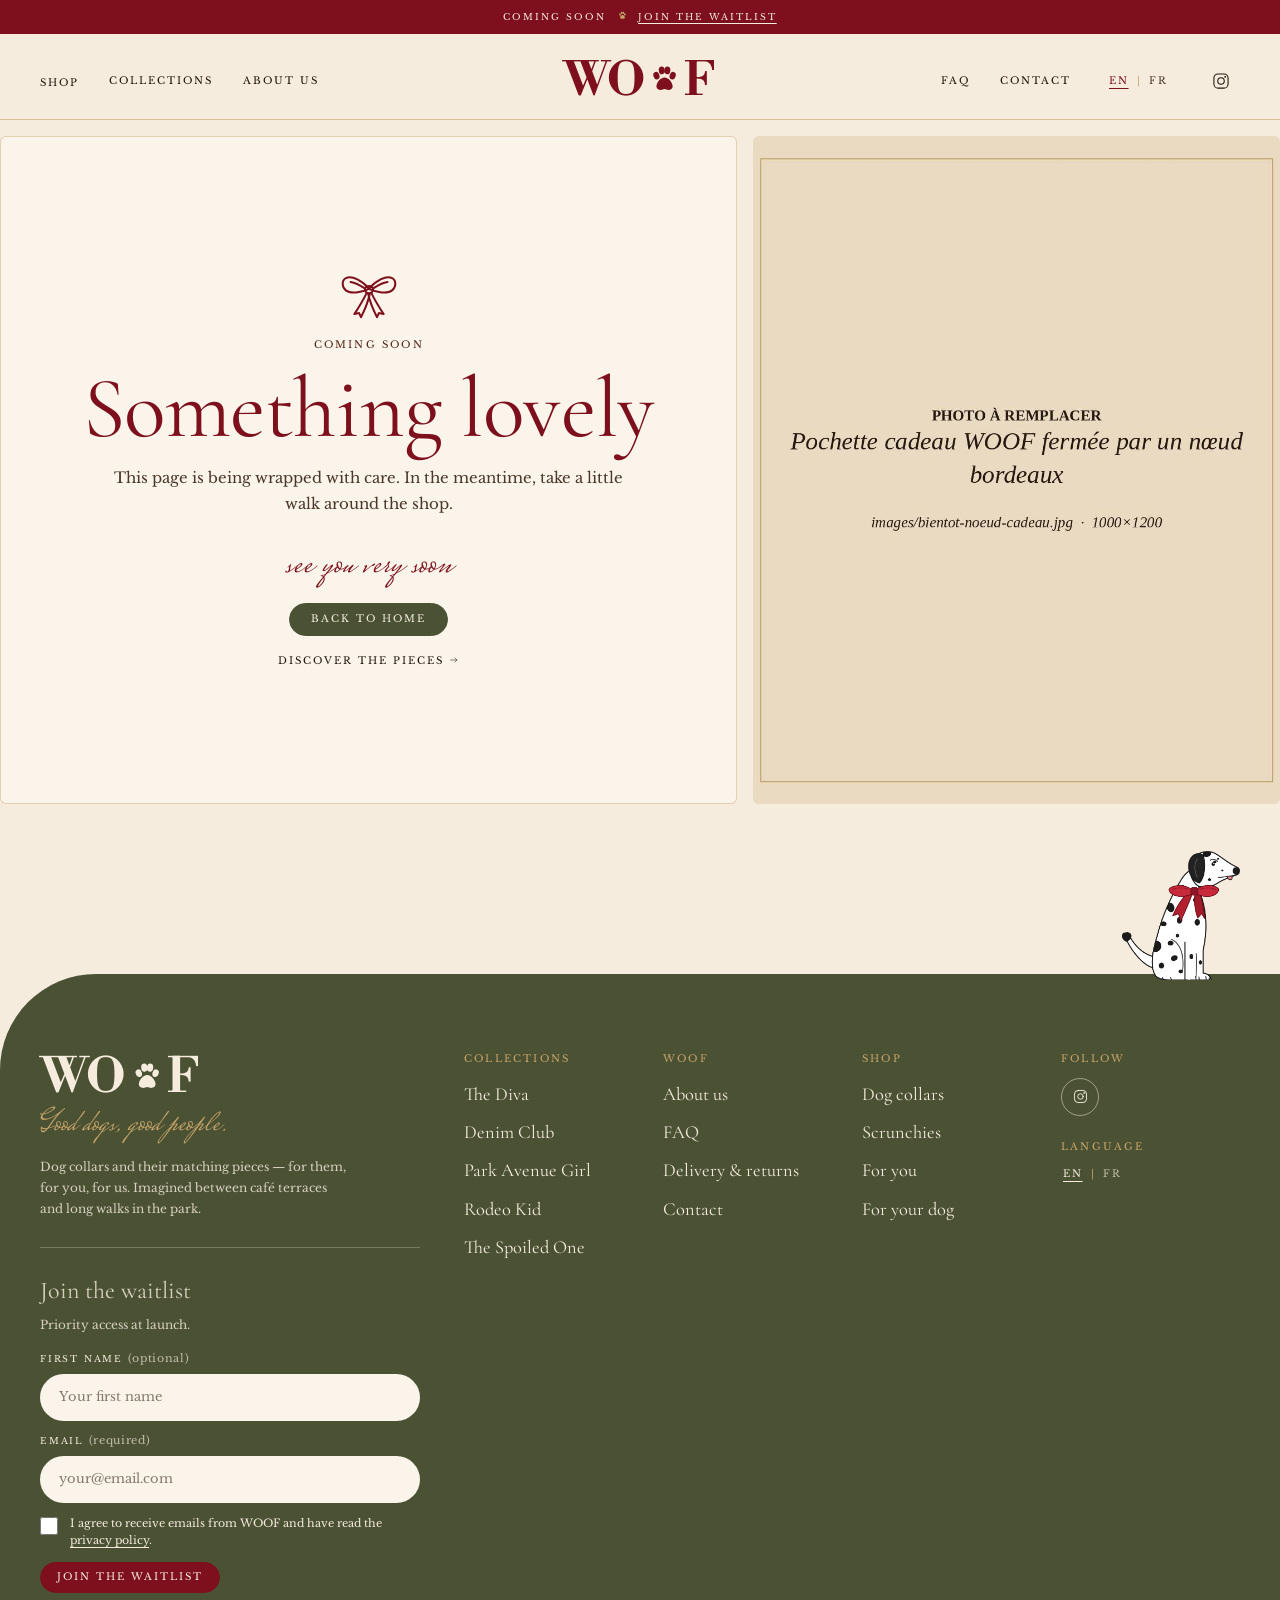
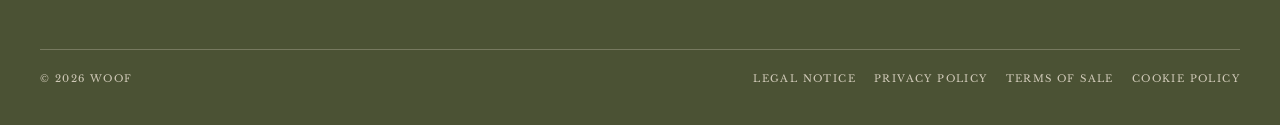
<file: coming-soon.html>
<!DOCTYPE html>
<html lang="en">
<head>
  <meta charset="utf-8">
  <meta name="viewport" content="width=device-width, initial-scale=1">
  <title data-i18n="page.coming-soon.title">Coming soon — WOOF</title>
  <meta name="description" content="This page is being wrapped with care." data-i18n-attr="content:page.coming-soon.desc">
  <meta name="theme-color" content="#F6ECDE">
  <!-- ===== APERÇU DE PARTAGE (WhatsApp, Instagram, Facebook, iMessage, X…) =====
       Les adresses doivent être COMPLÈTES (https://…) : les réseaux sociaux ne comprennent pas
       les chemins relatifs. Image : images/og-partage.jpg (1536 × 1024, JPEG). -->
  <link rel="canonical" href="https://carlaguedj.github.io/Woof/coming-soon.html">
  <meta property="og:type" content="website">
  <meta property="og:site_name" content="WOOF">
  <meta property="og:locale" content="en_GB">
  <meta property="og:locale:alternate" content="fr_FR">
  <meta property="og:url" content="https://carlaguedj.github.io/Woof/coming-soon.html">
  <meta property="og:title" content="Coming soon — WOOF">
  <meta property="og:description" content="This page is being wrapped with care.">
  <meta property="og:image" content="https://carlaguedj.github.io/Woof/images/og-partage.jpg">
  <meta property="og:image:secure_url" content="https://carlaguedj.github.io/Woof/images/og-partage.jpg">
  <meta property="og:image:type" content="image/jpeg">
  <meta property="og:image:width" content="1536">
  <meta property="og:image:height" content="1024">
  <meta property="og:image:alt" content="WOOF — illustration of a Parisian café terrace with a woman and her dogs wearing WOOF accessories">
  <meta name="twitter:card" content="summary_large_image">
  <meta name="twitter:title" content="Coming soon — WOOF">
  <meta name="twitter:description" content="This page is being wrapped with care.">
  <meta name="twitter:image" content="https://carlaguedj.github.io/Woof/images/og-partage.jpg">
  <meta name="twitter:image:alt" content="WOOF — illustration of a Parisian café terrace with a woman and her dogs wearing WOOF accessories">
  <link rel="icon" href="images/favicon.svg" type="image/svg+xml">
  <!-- Polices Google : Cormorant Garamond (titres), Libre Baskerville (texte), Mrs Saint Delafield (manuscrit), Libre Bodoni (logo) -->
  <link rel="preconnect" href="https://fonts.googleapis.com">
  <link rel="preconnect" href="https://fonts.gstatic.com" crossorigin>
  <link href="https://fonts.googleapis.com/css2?family=Libre+Bodoni:wght@700&family=Cormorant+Garamond:ital,wght@0,400;0,500;1,400;1,500&family=Libre+Baskerville:wght@400;700&family=Mrs+Saint+Delafield&display=swap" rel="stylesheet">
  <link rel="stylesheet" href="css/style.css">
  <script>document.documentElement.classList.add("js");</script>
  <!-- Réglages (liste d'attente, langues) puis traductions -->
  <script src="js/config.js"></script>
  <script src="js/i18n.js"></script>
</head>
<body>
  <a class="skip-link" href="#main" data-i18n="a11y.skip">Skip to content</a>

  <!-- Bandeau d'annonce (texte : clés "announce.*" dans js/i18n/) -->
  <p class="announce"><span data-i18n="announce.soon">Coming soon</span> <svg class="icon" aria-hidden="true"><use href="#i-paw"/></svg> <a href="index.html#waitlist" data-i18n="announce.cta">Join the waitlist</a></p>

  <!-- ================= EN-TÊTE / NAVIGATION ================= -->
  <header class="site-header">
    <div class="header-inner">
      <nav class="nav nav--left" aria-label="Main" data-i18n-attr="aria-label:a11y.mainnav">
        <button class="burger" type="button" data-menu-open aria-controls="mobile-menu" aria-expanded="false" aria-label="Open menu" data-i18n-attr="aria-label:nav.menu.open">
          <svg class="icon" aria-hidden="true"><use href="#i-menu"/></svg>
        </button>
        <div class="nav-drop">
          <a class="nav__link" href="shop.html" data-i18n="nav.shop">Shop</a>
          <div class="nav-drop__panel">
            <div>
              <p class="nav-drop__title" data-i18n="nav.bycat">By category</p>
              <ul>
                <li><a href="shop.html?filter=collar" data-i18n="nav.dogcollars">Dog collars</a></li>
                <li><a href="shop.html?filter=scrunchie" data-i18n="nav.scrunchies">Scrunchies</a></li>
                <li><a href="shop.html" data-i18n="nav.allpieces">All pieces</a></li>
              </ul>
            </div>
            <div>
              <p class="nav-drop__title" data-i18n="nav.forwho">For who?</p>
              <ul>
                <li><a href="shop.html?filter=for-you" data-i18n="nav.foryou">For you</a></li>
                <li><a href="shop.html?filter=for-dog" data-i18n="nav.fordog">For your dog</a></li>
              </ul>
            </div>
            <div>
              <p class="nav-drop__title" data-i18n="nav.bycollection">By collection</p>
              <!-- Liste remplie automatiquement depuis js/products.js -->
              <ul data-collection-links="shop"></ul>
            </div>
          </div>
        </div>
        <a class="nav__link" href="index.html#collections" data-i18n="nav.collections">Collections</a>
        <a class="nav__link" href="about.html" data-i18n="nav.about">About us</a>
      </nav>

      <a class="logo" href="index.html" aria-label="WOOF — home" data-i18n-attr="aria-label:a11y.home">WO<svg class="logo__paw" viewBox="0 0 32 32" aria-hidden="true" focusable="false"><g fill="currentColor"><ellipse cx="9" cy="13" rx="2.6" ry="3.3" transform="rotate(-18 9 13)"/><ellipse cx="13.6" cy="8.4" rx="2.6" ry="3.4" transform="rotate(-6 13.6 8.4)"/><ellipse cx="18.4" cy="8.4" rx="2.6" ry="3.4" transform="rotate(6 18.4 8.4)"/><ellipse cx="23" cy="13" rx="2.6" ry="3.3" transform="rotate(18 23 13)"/><path d="M16 14.5c-3.6 0-7 4.6-7 7.6 0 2.2 1.8 3.2 3.6 3.2 1.4 0 2.3-.8 3.4-.8s2 .8 3.4.8c1.8 0 3.6-1 3.6-3.2 0-3-3.4-7.6-7-7.6z"/></g></svg><span class="visually-hidden">O</span>F</a>

      <nav class="nav nav--right" aria-label="Help and language" data-i18n-attr="aria-label:a11y.helpnav">
        <a class="nav__link" href="faq.html" data-i18n="nav.faq">FAQ</a>
        <a class="nav__link" href="contact.html" data-i18n="nav.contact">Contact</a>
        <div class="lang-switch" data-lang-switch></div>
        <a class="nav__icon" href="https://www.instagram.com/woof_clubb/" target="_blank" rel="noopener" aria-label="WOOF on Instagram (@woof_clubb)" data-i18n-attr="aria-label:a11y.insta">
          <svg class="icon" aria-hidden="true"><use href="#i-instagram"/></svg>
        </a>
      </nav>
    </div>
  </header>

  <!-- Menu mobile plein écran -->
  <div class="mobile-menu" id="mobile-menu" aria-hidden="true" role="dialog" aria-label="Menu" data-i18n-attr="aria-label:a11y.menu">
    <div class="mobile-menu__top">
      <a class="logo" href="index.html" aria-label="WOOF — home" data-i18n-attr="aria-label:a11y.home">WO<svg class="logo__paw" viewBox="0 0 32 32" aria-hidden="true" focusable="false"><g fill="currentColor"><ellipse cx="9" cy="13" rx="2.6" ry="3.3" transform="rotate(-18 9 13)"/><ellipse cx="13.6" cy="8.4" rx="2.6" ry="3.4" transform="rotate(-6 13.6 8.4)"/><ellipse cx="18.4" cy="8.4" rx="2.6" ry="3.4" transform="rotate(6 18.4 8.4)"/><ellipse cx="23" cy="13" rx="2.6" ry="3.3" transform="rotate(18 23 13)"/><path d="M16 14.5c-3.6 0-7 4.6-7 7.6 0 2.2 1.8 3.2 3.6 3.2 1.4 0 2.3-.8 3.4-.8s2 .8 3.4.8c1.8 0 3.6-1 3.6-3.2 0-3-3.4-7.6-7-7.6z"/></g></svg><span class="visually-hidden">O</span>F</a>
      <button class="mobile-menu__close" type="button" data-menu-close aria-label="Close menu" data-i18n-attr="aria-label:nav.menu.close">
        <svg class="icon" aria-hidden="true"><use href="#i-close"/></svg>
      </button>
    </div>
    <ul class="mobile-menu__links">
      <li>
        <details class="mm-sub">
          <summary><span data-i18n="nav.shop">Shop</span> <svg class="icon" aria-hidden="true"><use href="#i-chevron"/></svg></summary>
          <div class="mm-sub__body">
            <p data-i18n="nav.bycat">By category</p>
            <a href="shop.html?filter=collar" data-i18n="nav.dogcollars">Dog collars</a>
            <a href="shop.html?filter=scrunchie" data-i18n="nav.scrunchies">Scrunchies</a>
            <p data-i18n="nav.forwho">For who?</p>
            <a href="shop.html?filter=for-you" data-i18n="nav.foryou">For you</a>
            <a href="shop.html?filter=for-dog" data-i18n="nav.fordog">For your dog</a>
            <a href="shop.html" data-i18n="nav.allpieces">All pieces</a>
          </div>
        </details>
      </li>
      <li>
        <details class="mm-sub">
          <summary><span data-i18n="nav.collections">Collections</span> <svg class="icon" aria-hidden="true"><use href="#i-chevron"/></svg></summary>
          <div class="mm-sub__body" data-collection-links="shop-mobile"></div>
        </details>
      </li>
      <li><a href="about.html" data-i18n="nav.about">About us</a></li>
      <li><a href="faq.html" data-i18n="nav.faq">FAQ</a></li>
      <li><a href="contact.html" data-i18n="nav.contact">Contact</a></li>
    </ul>
    <!-- Illustration du menu : images/menu-dalmatien.png -->
    <div class="mobile-menu__art">
      <img src="images/menu-dalmatien.png" alt="" width="885" height="966">
    </div>
    <div class="mobile-menu__foot">
      <a href="index.html#waitlist" data-i18n="nav.waitlist">Join the waitlist</a>
      <a href="https://www.instagram.com/woof_clubb/" target="_blank" rel="noopener">Instagram @woof_clubb</a>
      <div class="lang-switch lang-switch--light" data-lang-switch></div>
    </div>
  </div>

  <main id="main">
    <div class="container soon">
      <section class="panel soon__card">
        <svg class="icon icon--bow" aria-hidden="true"><use href="#i-bow"/></svg>
        <p class="eyebrow" data-i18n="soon.eyebrow">Coming soon</p>
        <h1 data-soon-title data-i18n="soon.title">Something lovely</h1>
        <p class="lede" data-i18n="soon.lede">This page is being wrapped with care. In the meantime, take a little walk around the shop.</p>
        <span class="script" data-i18n="soon.script">see you very soon</span>
        <a class="btn btn--olive" href="index.html" data-i18n="soon.home">Back to home</a>
        <a class="link-arrow" href="shop.html"><span data-i18n="soon.shop">Discover the pieces</span> <svg class="icon" aria-hidden="true"><use href="#i-arrow"/></svg></a>
      </section>
      <div class="media"><img src="images/bientot-noeud-cadeau.jpg" alt="WOOF gift pouch tied with a burgundy bow" data-i18n-attr="alt:soon.img.alt" style="position:absolute;inset:0"></div>
    </div>
  </main>

  <!-- ================= PIED DE PAGE ================= -->
  <footer class="site-footer">
    <!-- Petit dalmatien posé sur le pied de page (ordinateur et tablette) : images/menu-dalmatien.png -->
    <img class="footer-dog" src="images/menu-dalmatien.png" alt="" width="885" height="966" loading="lazy">
    <div class="container">
      <div class="footer-top">
        <div class="footer-brand">
          <a class="logo" href="index.html" aria-label="WOOF — home" data-i18n-attr="aria-label:a11y.home">WO<svg class="logo__paw" viewBox="0 0 32 32" aria-hidden="true" focusable="false"><g fill="currentColor"><ellipse cx="9" cy="13" rx="2.6" ry="3.3" transform="rotate(-18 9 13)"/><ellipse cx="13.6" cy="8.4" rx="2.6" ry="3.4" transform="rotate(-6 13.6 8.4)"/><ellipse cx="18.4" cy="8.4" rx="2.6" ry="3.4" transform="rotate(6 18.4 8.4)"/><ellipse cx="23" cy="13" rx="2.6" ry="3.3" transform="rotate(18 23 13)"/><path d="M16 14.5c-3.6 0-7 4.6-7 7.6 0 2.2 1.8 3.2 3.6 3.2 1.4 0 2.3-.8 3.4-.8s2 .8 3.4.8c1.8 0 3.6-1 3.6-3.2 0-3-3.4-7.6-7-7.6z"/></g></svg><span class="visually-hidden">O</span>F</a>
          <span class="script" data-i18n="footer.script">Good dogs, good people.</span>
          <p data-i18n="footer.text">Dog collars and their matching pieces — for them, for you, for us. Imagined between café terraces and long walks in the park.</p>
          <!-- Formulaire compact de liste d'attente -->
          <div class="footer-wl">
            <p class="footer-wl__title" data-i18n="footer.wl.title">Join the waitlist</p>
            <p class="footer-wl__text" data-i18n="footer.wl.text">Priority access at launch.</p>
            <!-- ===== FORMULAIRE LISTE D'ATTENTE (envoi : WAITLIST_ENDPOINT dans js/config.js) ===== -->
            <form class="wl-form wl-form--compact" data-waitlist novalidate>
              <div class="wl-fields">
                <label class="wl-field">
                  <span class="wl-label"><span data-i18n="form.firstname">First name</span> <small data-i18n="form.optional">(optional)</small></span>
                  <input type="text" name="first_name" autocomplete="given-name" maxlength="60" placeholder="Your first name" data-i18n-attr="placeholder:form.firstname.ph">
                </label>
                <label class="wl-field">
                  <span class="wl-label"><span data-i18n="form.email">Email</span> <small data-i18n="form.required">(required)</small></span>
                  <input type="email" name="email" required autocomplete="email" maxlength="120" placeholder="your@email.com" data-i18n-attr="placeholder:form.email.ph">
                </label>
              </div>
              <!-- Piège anti-spam (honeypot) : invisible pour les visiteurs, ne pas supprimer -->
              <div class="wl-hp" aria-hidden="true">
                <label><span data-i18n="form.hp">Leave this field empty</span><input type="text" name="_gotcha" tabindex="-1" autocomplete="off"></label>
              </div>
              <label class="wl-consent">
                <input type="checkbox" name="consent" value="yes" required>
                <span data-i18n="form.consent">I agree to receive emails from WOOF and have read the <a href="privacy-policy.html">privacy policy</a>.</span>
              </label>
              <button class="btn wl-submit" type="submit" data-i18n="form.submit">Join the waitlist</button>
              <p class="wl-msg" data-wl-msg role="status" aria-live="polite"></p>
            </form>
          </div>
        </div>
        <div class="footer-cols">
          <div class="footer-col">
            <h3 data-i18n="footer.col.collections">Collections</h3>
            <!-- Liste remplie automatiquement depuis js/products.js -->
            <ul data-collection-links="shop">
              <li><a href="index.html#collections" data-i18n="nav.collections">Collections</a></li>
            </ul>
          </div>
          <div class="footer-col">
            <h3 data-i18n="footer.col.woof">WOOF</h3>
            <ul>
              <li><a href="about.html" data-i18n="nav.about">About us</a></li>
              <li><a href="faq.html" data-i18n="nav.faq">FAQ</a></li>
              <li><a href="faq.html#shipping" data-i18n="footer.delivery">Delivery & returns</a></li>
              <li><a href="contact.html" data-i18n="nav.contact">Contact</a></li>
            </ul>
          </div>
          <div class="footer-col">
            <h3 data-i18n="footer.col.shop">Shop</h3>
            <ul>
              <li><a href="shop.html?filter=collar" data-i18n="nav.dogcollars">Dog collars</a></li>
              <li><a href="shop.html?filter=scrunchie" data-i18n="nav.scrunchies">Scrunchies</a></li>
              <li><a href="shop.html?filter=for-you" data-i18n="nav.foryou">For you</a></li>
              <li><a href="shop.html?filter=for-dog" data-i18n="nav.fordog">For your dog</a></li>
            </ul>
          </div>
          <div class="footer-col">
            <h3 data-i18n="footer.col.follow">Follow</h3>
            <div class="socials">
              <a href="https://www.instagram.com/woof_clubb/" target="_blank" rel="noopener" aria-label="WOOF on Instagram (@woof_clubb)" data-i18n-attr="aria-label:a11y.insta"><svg class="icon" aria-hidden="true"><use href="#i-instagram"/></svg></a>
            </div>
            <p class="footer-lang"><span data-i18n="lang.label">Language</span></p>
            <div class="lang-switch" data-lang-switch></div>
          </div>
        </div>
      </div>
      <div class="footer-bottom">
        <p>© <span data-year>2026</span> WOOF</p>
        <ul>
          <li><a href="legal-notice.html" data-i18n="footer.legal">Legal notice</a></li>
          <li><a href="privacy-policy.html" data-i18n="footer.privacy">Privacy policy</a></li>
          <li><a href="terms-of-sale.html" data-i18n="footer.terms">Terms of sale</a></li>
          <li><a href="cookies.html" data-i18n="footer.cookies">Cookie policy</a></li>
        </ul>
      </div>
    </div>
  </footer>

  <script src="js/products.js"></script>
  <script src="js/reviews.js"></script>
  <script src="js/main.js"></script>
</body>
</html>
</file>
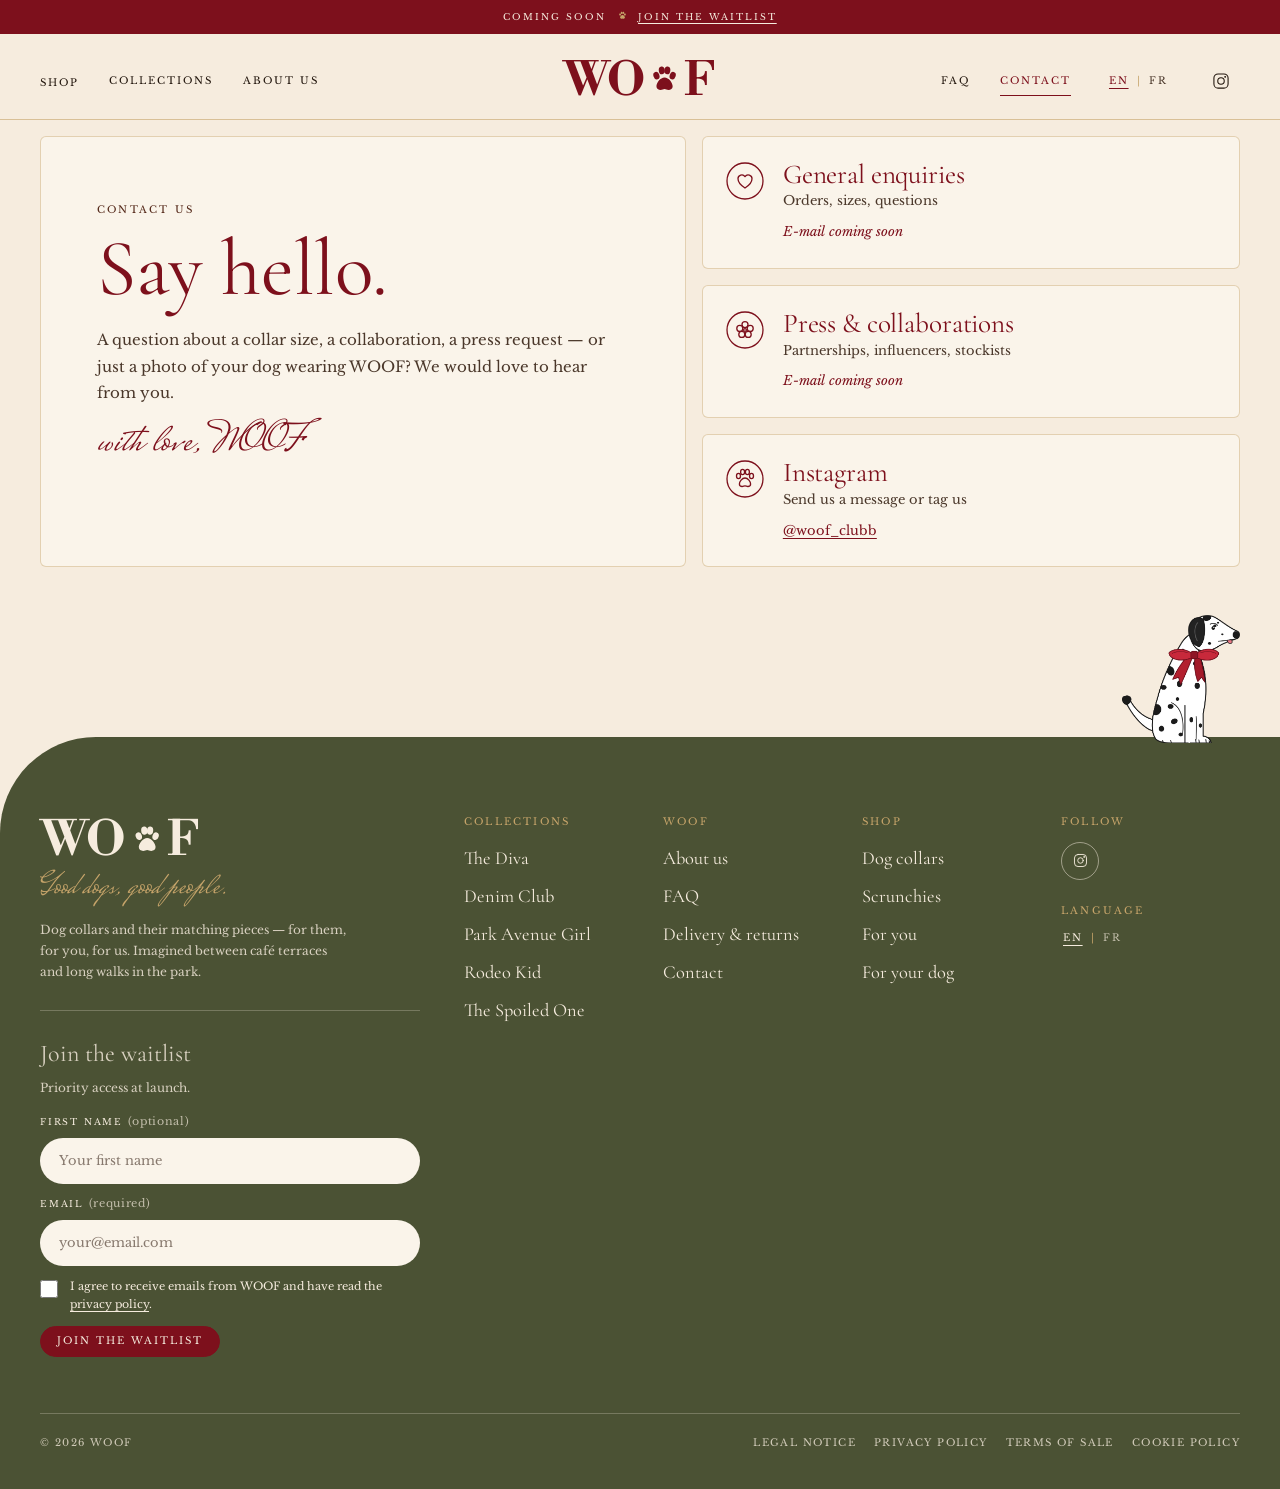
<file: contact.html>
<!DOCTYPE html>
<html lang="en">
<head>
  <meta charset="utf-8">
  <meta name="viewport" content="width=device-width, initial-scale=1">
  <title data-i18n="page.contact.title">Contact — WOOF</title>
  <meta name="description" content="Get in touch with WOOF: questions, press and collaborations." data-i18n-attr="content:page.contact.desc">
  <meta name="theme-color" content="#F6ECDE">
  <!-- ===== APERÇU DE PARTAGE (WhatsApp, Instagram, Facebook, iMessage, X…) =====
       Les adresses doivent être COMPLÈTES (https://…) : les réseaux sociaux ne comprennent pas
       les chemins relatifs. Image : images/og-partage.jpg (1536 × 1024, JPEG). -->
  <link rel="canonical" href="https://carlaguedj.github.io/Woof/contact.html">
  <meta property="og:type" content="website">
  <meta property="og:site_name" content="WOOF">
  <meta property="og:locale" content="en_GB">
  <meta property="og:locale:alternate" content="fr_FR">
  <meta property="og:url" content="https://carlaguedj.github.io/Woof/contact.html">
  <meta property="og:title" content="Contact — WOOF">
  <meta property="og:description" content="Get in touch with WOOF: questions, press and collaborations.">
  <meta property="og:image" content="https://carlaguedj.github.io/Woof/images/og-partage.jpg">
  <meta property="og:image:secure_url" content="https://carlaguedj.github.io/Woof/images/og-partage.jpg">
  <meta property="og:image:type" content="image/jpeg">
  <meta property="og:image:width" content="1536">
  <meta property="og:image:height" content="1024">
  <meta property="og:image:alt" content="WOOF — illustration of a Parisian café terrace with a woman and her dogs wearing WOOF accessories">
  <meta name="twitter:card" content="summary_large_image">
  <meta name="twitter:title" content="Contact — WOOF">
  <meta name="twitter:description" content="Get in touch with WOOF: questions, press and collaborations.">
  <meta name="twitter:image" content="https://carlaguedj.github.io/Woof/images/og-partage.jpg">
  <meta name="twitter:image:alt" content="WOOF — illustration of a Parisian café terrace with a woman and her dogs wearing WOOF accessories">
  <link rel="icon" href="images/favicon.svg" type="image/svg+xml">
  <!-- Polices Google : Cormorant Garamond (titres), Libre Baskerville (texte), Mrs Saint Delafield (manuscrit), Libre Bodoni (logo) -->
  <link rel="preconnect" href="https://fonts.googleapis.com">
  <link rel="preconnect" href="https://fonts.gstatic.com" crossorigin>
  <link href="https://fonts.googleapis.com/css2?family=Libre+Bodoni:wght@700&family=Cormorant+Garamond:ital,wght@0,400;0,500;1,400;1,500&family=Libre+Baskerville:wght@400;700&family=Mrs+Saint+Delafield&display=swap" rel="stylesheet">
  <link rel="stylesheet" href="css/style.css">
  <script>document.documentElement.classList.add("js");</script>
  <!-- Réglages (liste d'attente, langues) puis traductions -->
  <script src="js/config.js"></script>
  <script src="js/i18n.js"></script>
</head>
<body>
  <a class="skip-link" href="#main" data-i18n="a11y.skip">Skip to content</a>

  <!-- Bandeau d'annonce (texte : clés "announce.*" dans js/i18n/) -->
  <p class="announce"><span data-i18n="announce.soon">Coming soon</span> <svg class="icon" aria-hidden="true"><use href="#i-paw"/></svg> <a href="index.html#waitlist" data-i18n="announce.cta">Join the waitlist</a></p>

  <!-- ================= EN-TÊTE / NAVIGATION ================= -->
  <header class="site-header">
    <div class="header-inner">
      <nav class="nav nav--left" aria-label="Main" data-i18n-attr="aria-label:a11y.mainnav">
        <button class="burger" type="button" data-menu-open aria-controls="mobile-menu" aria-expanded="false" aria-label="Open menu" data-i18n-attr="aria-label:nav.menu.open">
          <svg class="icon" aria-hidden="true"><use href="#i-menu"/></svg>
        </button>
        <div class="nav-drop">
          <a class="nav__link" href="shop.html" data-i18n="nav.shop">Shop</a>
          <div class="nav-drop__panel">
            <div>
              <p class="nav-drop__title" data-i18n="nav.bycat">By category</p>
              <ul>
                <li><a href="shop.html?filter=collar" data-i18n="nav.dogcollars">Dog collars</a></li>
                <li><a href="shop.html?filter=scrunchie" data-i18n="nav.scrunchies">Scrunchies</a></li>
                <li><a href="shop.html" data-i18n="nav.allpieces">All pieces</a></li>
              </ul>
            </div>
            <div>
              <p class="nav-drop__title" data-i18n="nav.forwho">For who?</p>
              <ul>
                <li><a href="shop.html?filter=for-you" data-i18n="nav.foryou">For you</a></li>
                <li><a href="shop.html?filter=for-dog" data-i18n="nav.fordog">For your dog</a></li>
              </ul>
            </div>
            <div>
              <p class="nav-drop__title" data-i18n="nav.bycollection">By collection</p>
              <!-- Liste remplie automatiquement depuis js/products.js -->
              <ul data-collection-links="shop"></ul>
            </div>
          </div>
        </div>
        <a class="nav__link" href="index.html#collections" data-i18n="nav.collections">Collections</a>
        <a class="nav__link" href="about.html" data-i18n="nav.about">About us</a>
      </nav>

      <a class="logo" href="index.html" aria-label="WOOF — home" data-i18n-attr="aria-label:a11y.home">WO<svg class="logo__paw" viewBox="0 0 32 32" aria-hidden="true" focusable="false"><g fill="currentColor"><ellipse cx="9" cy="13" rx="2.6" ry="3.3" transform="rotate(-18 9 13)"/><ellipse cx="13.6" cy="8.4" rx="2.6" ry="3.4" transform="rotate(-6 13.6 8.4)"/><ellipse cx="18.4" cy="8.4" rx="2.6" ry="3.4" transform="rotate(6 18.4 8.4)"/><ellipse cx="23" cy="13" rx="2.6" ry="3.3" transform="rotate(18 23 13)"/><path d="M16 14.5c-3.6 0-7 4.6-7 7.6 0 2.2 1.8 3.2 3.6 3.2 1.4 0 2.3-.8 3.4-.8s2 .8 3.4.8c1.8 0 3.6-1 3.6-3.2 0-3-3.4-7.6-7-7.6z"/></g></svg><span class="visually-hidden">O</span>F</a>

      <nav class="nav nav--right" aria-label="Help and language" data-i18n-attr="aria-label:a11y.helpnav">
        <a class="nav__link" href="faq.html" data-i18n="nav.faq">FAQ</a>
        <a class="nav__link" href="contact.html" aria-current="page" data-i18n="nav.contact">Contact</a>
        <div class="lang-switch" data-lang-switch></div>
        <a class="nav__icon" href="https://www.instagram.com/woof_clubb/" target="_blank" rel="noopener" aria-label="WOOF on Instagram (@woof_clubb)" data-i18n-attr="aria-label:a11y.insta">
          <svg class="icon" aria-hidden="true"><use href="#i-instagram"/></svg>
        </a>
      </nav>
    </div>
  </header>

  <!-- Menu mobile plein écran -->
  <div class="mobile-menu" id="mobile-menu" aria-hidden="true" role="dialog" aria-label="Menu" data-i18n-attr="aria-label:a11y.menu">
    <div class="mobile-menu__top">
      <a class="logo" href="index.html" aria-label="WOOF — home" data-i18n-attr="aria-label:a11y.home">WO<svg class="logo__paw" viewBox="0 0 32 32" aria-hidden="true" focusable="false"><g fill="currentColor"><ellipse cx="9" cy="13" rx="2.6" ry="3.3" transform="rotate(-18 9 13)"/><ellipse cx="13.6" cy="8.4" rx="2.6" ry="3.4" transform="rotate(-6 13.6 8.4)"/><ellipse cx="18.4" cy="8.4" rx="2.6" ry="3.4" transform="rotate(6 18.4 8.4)"/><ellipse cx="23" cy="13" rx="2.6" ry="3.3" transform="rotate(18 23 13)"/><path d="M16 14.5c-3.6 0-7 4.6-7 7.6 0 2.2 1.8 3.2 3.6 3.2 1.4 0 2.3-.8 3.4-.8s2 .8 3.4.8c1.8 0 3.6-1 3.6-3.2 0-3-3.4-7.6-7-7.6z"/></g></svg><span class="visually-hidden">O</span>F</a>
      <button class="mobile-menu__close" type="button" data-menu-close aria-label="Close menu" data-i18n-attr="aria-label:nav.menu.close">
        <svg class="icon" aria-hidden="true"><use href="#i-close"/></svg>
      </button>
    </div>
    <ul class="mobile-menu__links">
      <li>
        <details class="mm-sub">
          <summary><span data-i18n="nav.shop">Shop</span> <svg class="icon" aria-hidden="true"><use href="#i-chevron"/></svg></summary>
          <div class="mm-sub__body">
            <p data-i18n="nav.bycat">By category</p>
            <a href="shop.html?filter=collar" data-i18n="nav.dogcollars">Dog collars</a>
            <a href="shop.html?filter=scrunchie" data-i18n="nav.scrunchies">Scrunchies</a>
            <p data-i18n="nav.forwho">For who?</p>
            <a href="shop.html?filter=for-you" data-i18n="nav.foryou">For you</a>
            <a href="shop.html?filter=for-dog" data-i18n="nav.fordog">For your dog</a>
            <a href="shop.html" data-i18n="nav.allpieces">All pieces</a>
          </div>
        </details>
      </li>
      <li>
        <details class="mm-sub">
          <summary><span data-i18n="nav.collections">Collections</span> <svg class="icon" aria-hidden="true"><use href="#i-chevron"/></svg></summary>
          <div class="mm-sub__body" data-collection-links="shop-mobile"></div>
        </details>
      </li>
      <li><a href="about.html" data-i18n="nav.about">About us</a></li>
      <li><a href="faq.html" data-i18n="nav.faq">FAQ</a></li>
      <li><a href="contact.html" data-i18n="nav.contact">Contact</a></li>
    </ul>
    <!-- Illustration du menu : images/menu-dalmatien.png -->
    <div class="mobile-menu__art">
      <img src="images/menu-dalmatien.png" alt="" width="885" height="966">
    </div>
    <div class="mobile-menu__foot">
      <a href="index.html#waitlist" data-i18n="nav.waitlist">Join the waitlist</a>
      <a href="https://www.instagram.com/woof_clubb/" target="_blank" rel="noopener">Instagram @woof_clubb</a>
      <div class="lang-switch lang-switch--light" data-lang-switch></div>
    </div>
  </div>

  <main id="main">
    <div class="container contact">
      <section class="panel contact__intro reveal">
        <p class="eyebrow" style="color:var(--chestnut)" data-i18n="contact.eyebrow">Contact us</p>
        <h1 class="section-title" data-i18n="contact.title">Say hello.</h1>
        <p class="lede" data-i18n="contact.lede">A question about a collar size, a collaboration, a press request — or just a photo of your dog wearing WOOF? We would love to hear from you.</p>
        <span class="script" data-i18n="contact.script">with love, WOOF</span>
      </section>

      <section class="contact__list reveal" aria-label="Contact details" data-i18n-attr="aria-label:contact.list">
        <!-- ===== ADRESSES E-MAIL =====
             Remplacez « coming soon » par l'adresse, par ex. :
             <a href="mailto:hello@woof.com">hello@woof.com</a> -->
        <div class="contact__item">
          <svg class="icon" aria-hidden="true"><use href="#i-c-heart"/></svg>
          <div><h2 data-i18n="contact.general">General enquiries</h2><p data-i18n="contact.general.text">Orders, sizes, questions</p><p class="contact__mail" data-i18n="contact.soon">E-mail coming soon</p></div>
        </div>
        <div class="contact__item">
          <svg class="icon" aria-hidden="true"><use href="#i-c-flower"/></svg>
          <div><h2 data-i18n="contact.press">Press & collaborations</h2><p data-i18n="contact.press.text">Partnerships, influencers, stockists</p><p class="contact__mail" data-i18n="contact.soon">E-mail coming soon</p></div>
        </div>
        <div class="contact__item">
          <svg class="icon" aria-hidden="true"><use href="#i-c-paw"/></svg>
          <div><h2>Instagram</h2><p data-i18n="contact.insta.text">Send us a message or tag us</p><p class="contact__mail"><a href="https://www.instagram.com/woof_clubb/" target="_blank" rel="noopener">@woof_clubb</a></p></div>
        </div>
      </section>
    </div>
  </main>

  <!-- ================= PIED DE PAGE ================= -->
  <footer class="site-footer">
    <!-- Petit dalmatien posé sur le pied de page (ordinateur et tablette) : images/menu-dalmatien.png -->
    <img class="footer-dog" src="images/menu-dalmatien.png" alt="" width="885" height="966" loading="lazy">
    <div class="container">
      <div class="footer-top">
        <div class="footer-brand">
          <a class="logo" href="index.html" aria-label="WOOF — home" data-i18n-attr="aria-label:a11y.home">WO<svg class="logo__paw" viewBox="0 0 32 32" aria-hidden="true" focusable="false"><g fill="currentColor"><ellipse cx="9" cy="13" rx="2.6" ry="3.3" transform="rotate(-18 9 13)"/><ellipse cx="13.6" cy="8.4" rx="2.6" ry="3.4" transform="rotate(-6 13.6 8.4)"/><ellipse cx="18.4" cy="8.4" rx="2.6" ry="3.4" transform="rotate(6 18.4 8.4)"/><ellipse cx="23" cy="13" rx="2.6" ry="3.3" transform="rotate(18 23 13)"/><path d="M16 14.5c-3.6 0-7 4.6-7 7.6 0 2.2 1.8 3.2 3.6 3.2 1.4 0 2.3-.8 3.4-.8s2 .8 3.4.8c1.8 0 3.6-1 3.6-3.2 0-3-3.4-7.6-7-7.6z"/></g></svg><span class="visually-hidden">O</span>F</a>
          <span class="script" data-i18n="footer.script">Good dogs, good people.</span>
          <p data-i18n="footer.text">Dog collars and their matching pieces — for them, for you, for us. Imagined between café terraces and long walks in the park.</p>
          <!-- Formulaire compact de liste d'attente -->
          <div class="footer-wl">
            <p class="footer-wl__title" data-i18n="footer.wl.title">Join the waitlist</p>
            <p class="footer-wl__text" data-i18n="footer.wl.text">Priority access at launch.</p>
            <!-- ===== FORMULAIRE LISTE D'ATTENTE (envoi : WAITLIST_ENDPOINT dans js/config.js) ===== -->
            <form class="wl-form wl-form--compact" data-waitlist novalidate>
              <div class="wl-fields">
                <label class="wl-field">
                  <span class="wl-label"><span data-i18n="form.firstname">First name</span> <small data-i18n="form.optional">(optional)</small></span>
                  <input type="text" name="first_name" autocomplete="given-name" maxlength="60" placeholder="Your first name" data-i18n-attr="placeholder:form.firstname.ph">
                </label>
                <label class="wl-field">
                  <span class="wl-label"><span data-i18n="form.email">Email</span> <small data-i18n="form.required">(required)</small></span>
                  <input type="email" name="email" required autocomplete="email" maxlength="120" placeholder="your@email.com" data-i18n-attr="placeholder:form.email.ph">
                </label>
              </div>
              <!-- Piège anti-spam (honeypot) : invisible pour les visiteurs, ne pas supprimer -->
              <div class="wl-hp" aria-hidden="true">
                <label><span data-i18n="form.hp">Leave this field empty</span><input type="text" name="_gotcha" tabindex="-1" autocomplete="off"></label>
              </div>
              <label class="wl-consent">
                <input type="checkbox" name="consent" value="yes" required>
                <span data-i18n="form.consent">I agree to receive emails from WOOF and have read the <a href="privacy-policy.html">privacy policy</a>.</span>
              </label>
              <button class="btn wl-submit" type="submit" data-i18n="form.submit">Join the waitlist</button>
              <p class="wl-msg" data-wl-msg role="status" aria-live="polite"></p>
            </form>
          </div>
        </div>
        <div class="footer-cols">
          <div class="footer-col">
            <h3 data-i18n="footer.col.collections">Collections</h3>
            <!-- Liste remplie automatiquement depuis js/products.js -->
            <ul data-collection-links="shop">
              <li><a href="index.html#collections" data-i18n="nav.collections">Collections</a></li>
            </ul>
          </div>
          <div class="footer-col">
            <h3 data-i18n="footer.col.woof">WOOF</h3>
            <ul>
              <li><a href="about.html" data-i18n="nav.about">About us</a></li>
              <li><a href="faq.html" data-i18n="nav.faq">FAQ</a></li>
              <li><a href="faq.html#shipping" data-i18n="footer.delivery">Delivery & returns</a></li>
              <li><a href="contact.html" data-i18n="nav.contact">Contact</a></li>
            </ul>
          </div>
          <div class="footer-col">
            <h3 data-i18n="footer.col.shop">Shop</h3>
            <ul>
              <li><a href="shop.html?filter=collar" data-i18n="nav.dogcollars">Dog collars</a></li>
              <li><a href="shop.html?filter=scrunchie" data-i18n="nav.scrunchies">Scrunchies</a></li>
              <li><a href="shop.html?filter=for-you" data-i18n="nav.foryou">For you</a></li>
              <li><a href="shop.html?filter=for-dog" data-i18n="nav.fordog">For your dog</a></li>
            </ul>
          </div>
          <div class="footer-col">
            <h3 data-i18n="footer.col.follow">Follow</h3>
            <div class="socials">
              <a href="https://www.instagram.com/woof_clubb/" target="_blank" rel="noopener" aria-label="WOOF on Instagram (@woof_clubb)" data-i18n-attr="aria-label:a11y.insta"><svg class="icon" aria-hidden="true"><use href="#i-instagram"/></svg></a>
            </div>
            <p class="footer-lang"><span data-i18n="lang.label">Language</span></p>
            <div class="lang-switch" data-lang-switch></div>
          </div>
        </div>
      </div>
      <div class="footer-bottom">
        <p>© <span data-year>2026</span> WOOF</p>
        <ul>
          <li><a href="legal-notice.html" data-i18n="footer.legal">Legal notice</a></li>
          <li><a href="privacy-policy.html" data-i18n="footer.privacy">Privacy policy</a></li>
          <li><a href="terms-of-sale.html" data-i18n="footer.terms">Terms of sale</a></li>
          <li><a href="cookies.html" data-i18n="footer.cookies">Cookie policy</a></li>
        </ul>
      </div>
    </div>
  </footer>

  <script src="js/products.js"></script>
  <script src="js/reviews.js"></script>
  <script src="js/main.js"></script>
</body>
</html>
</file>
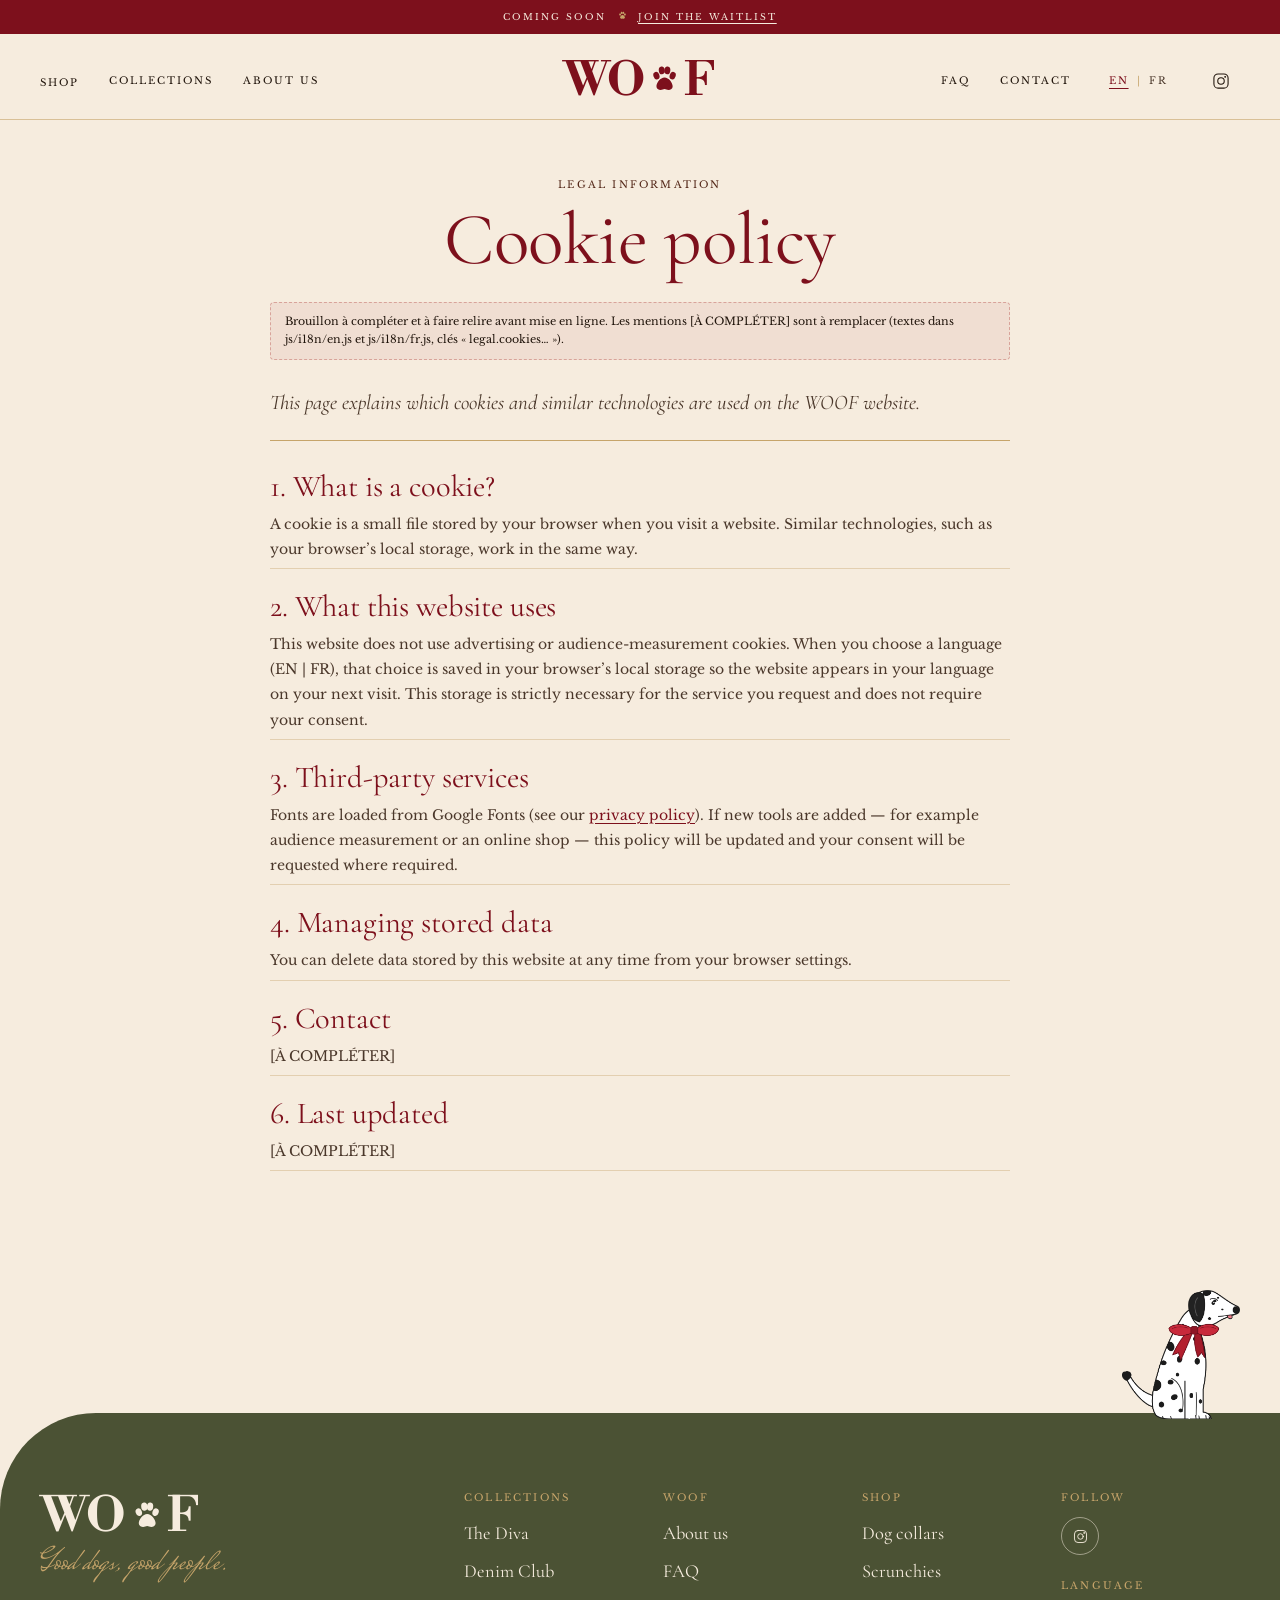
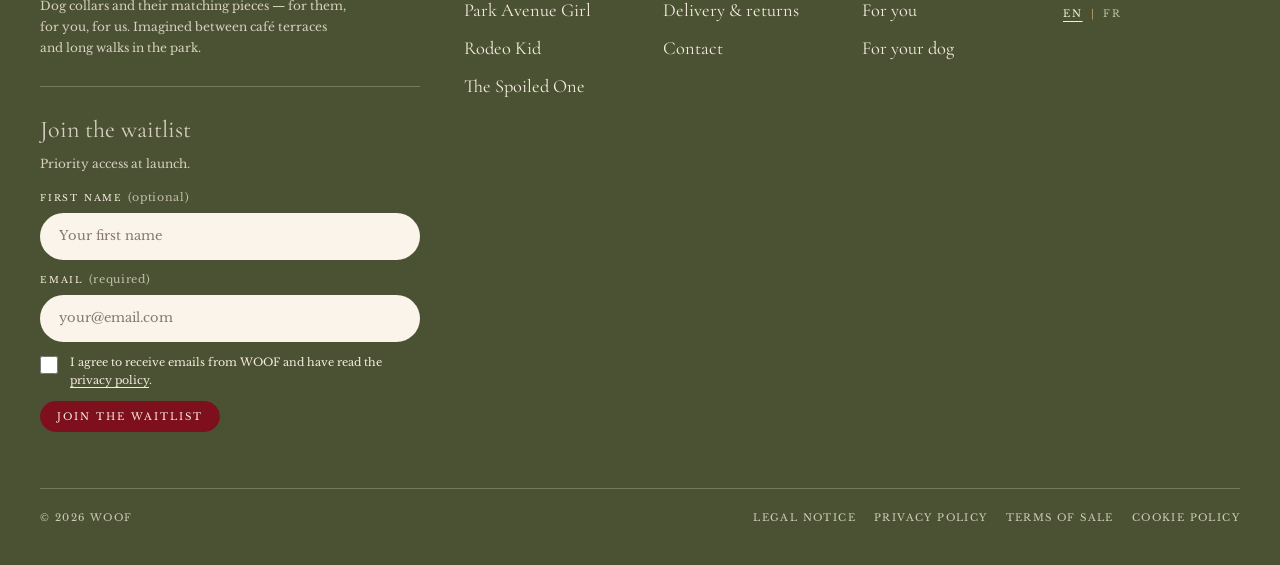
<file: cookies.html>
<!DOCTYPE html>
<html lang="en">
<head>
  <meta charset="utf-8">
  <meta name="viewport" content="width=device-width, initial-scale=1">
  <title data-i18n="page.cookies.title">Cookie policy — WOOF</title>
  <meta name="description" content="Cookies and similar technologies used on the WOOF website." data-i18n-attr="content:page.cookies.desc">
  <meta name="theme-color" content="#F6ECDE">
  <!-- ===== APERÇU DE PARTAGE (WhatsApp, Instagram, Facebook, iMessage, X…) =====
       Les adresses doivent être COMPLÈTES (https://…) : les réseaux sociaux ne comprennent pas
       les chemins relatifs. Image : images/og-partage.jpg (1536 × 1024, JPEG). -->
  <link rel="canonical" href="https://carlaguedj.github.io/Woof/cookies.html">
  <meta property="og:type" content="website">
  <meta property="og:site_name" content="WOOF">
  <meta property="og:locale" content="en_GB">
  <meta property="og:locale:alternate" content="fr_FR">
  <meta property="og:url" content="https://carlaguedj.github.io/Woof/cookies.html">
  <meta property="og:title" content="Cookie policy — WOOF">
  <meta property="og:description" content="Cookies and similar technologies used on the WOOF website.">
  <meta property="og:image" content="https://carlaguedj.github.io/Woof/images/og-partage.jpg">
  <meta property="og:image:secure_url" content="https://carlaguedj.github.io/Woof/images/og-partage.jpg">
  <meta property="og:image:type" content="image/jpeg">
  <meta property="og:image:width" content="1536">
  <meta property="og:image:height" content="1024">
  <meta property="og:image:alt" content="WOOF — illustration of a Parisian café terrace with a woman and her dogs wearing WOOF accessories">
  <meta name="twitter:card" content="summary_large_image">
  <meta name="twitter:title" content="Cookie policy — WOOF">
  <meta name="twitter:description" content="Cookies and similar technologies used on the WOOF website.">
  <meta name="twitter:image" content="https://carlaguedj.github.io/Woof/images/og-partage.jpg">
  <meta name="twitter:image:alt" content="WOOF — illustration of a Parisian café terrace with a woman and her dogs wearing WOOF accessories">
  <link rel="icon" href="images/favicon.svg" type="image/svg+xml">
  <!-- Polices Google : Cormorant Garamond (titres), Libre Baskerville (texte), Mrs Saint Delafield (manuscrit), Libre Bodoni (logo) -->
  <link rel="preconnect" href="https://fonts.googleapis.com">
  <link rel="preconnect" href="https://fonts.gstatic.com" crossorigin>
  <link href="https://fonts.googleapis.com/css2?family=Libre+Bodoni:wght@700&family=Cormorant+Garamond:ital,wght@0,400;0,500;1,400;1,500&family=Libre+Baskerville:wght@400;700&family=Mrs+Saint+Delafield&display=swap" rel="stylesheet">
  <link rel="stylesheet" href="css/style.css">
  <script>document.documentElement.classList.add("js");</script>
  <!-- Réglages (liste d'attente, langues) puis traductions -->
  <script src="js/config.js"></script>
  <script src="js/i18n.js"></script>
</head>
<body>
  <a class="skip-link" href="#main" data-i18n="a11y.skip">Skip to content</a>

  <!-- Bandeau d'annonce (texte : clés "announce.*" dans js/i18n/) -->
  <p class="announce"><span data-i18n="announce.soon">Coming soon</span> <svg class="icon" aria-hidden="true"><use href="#i-paw"/></svg> <a href="index.html#waitlist" data-i18n="announce.cta">Join the waitlist</a></p>

  <!-- ================= EN-TÊTE / NAVIGATION ================= -->
  <header class="site-header">
    <div class="header-inner">
      <nav class="nav nav--left" aria-label="Main" data-i18n-attr="aria-label:a11y.mainnav">
        <button class="burger" type="button" data-menu-open aria-controls="mobile-menu" aria-expanded="false" aria-label="Open menu" data-i18n-attr="aria-label:nav.menu.open">
          <svg class="icon" aria-hidden="true"><use href="#i-menu"/></svg>
        </button>
        <div class="nav-drop">
          <a class="nav__link" href="shop.html" data-i18n="nav.shop">Shop</a>
          <div class="nav-drop__panel">
            <div>
              <p class="nav-drop__title" data-i18n="nav.bycat">By category</p>
              <ul>
                <li><a href="shop.html?filter=collar" data-i18n="nav.dogcollars">Dog collars</a></li>
                <li><a href="shop.html?filter=scrunchie" data-i18n="nav.scrunchies">Scrunchies</a></li>
                <li><a href="shop.html" data-i18n="nav.allpieces">All pieces</a></li>
              </ul>
            </div>
            <div>
              <p class="nav-drop__title" data-i18n="nav.forwho">For who?</p>
              <ul>
                <li><a href="shop.html?filter=for-you" data-i18n="nav.foryou">For you</a></li>
                <li><a href="shop.html?filter=for-dog" data-i18n="nav.fordog">For your dog</a></li>
              </ul>
            </div>
            <div>
              <p class="nav-drop__title" data-i18n="nav.bycollection">By collection</p>
              <!-- Liste remplie automatiquement depuis js/products.js -->
              <ul data-collection-links="shop"></ul>
            </div>
          </div>
        </div>
        <a class="nav__link" href="index.html#collections" data-i18n="nav.collections">Collections</a>
        <a class="nav__link" href="about.html" data-i18n="nav.about">About us</a>
      </nav>

      <a class="logo" href="index.html" aria-label="WOOF — home" data-i18n-attr="aria-label:a11y.home">WO<svg class="logo__paw" viewBox="0 0 32 32" aria-hidden="true" focusable="false"><g fill="currentColor"><ellipse cx="9" cy="13" rx="2.6" ry="3.3" transform="rotate(-18 9 13)"/><ellipse cx="13.6" cy="8.4" rx="2.6" ry="3.4" transform="rotate(-6 13.6 8.4)"/><ellipse cx="18.4" cy="8.4" rx="2.6" ry="3.4" transform="rotate(6 18.4 8.4)"/><ellipse cx="23" cy="13" rx="2.6" ry="3.3" transform="rotate(18 23 13)"/><path d="M16 14.5c-3.6 0-7 4.6-7 7.6 0 2.2 1.8 3.2 3.6 3.2 1.4 0 2.3-.8 3.4-.8s2 .8 3.4.8c1.8 0 3.6-1 3.6-3.2 0-3-3.4-7.6-7-7.6z"/></g></svg><span class="visually-hidden">O</span>F</a>

      <nav class="nav nav--right" aria-label="Help and language" data-i18n-attr="aria-label:a11y.helpnav">
        <a class="nav__link" href="faq.html" data-i18n="nav.faq">FAQ</a>
        <a class="nav__link" href="contact.html" data-i18n="nav.contact">Contact</a>
        <div class="lang-switch" data-lang-switch></div>
        <a class="nav__icon" href="https://www.instagram.com/woof_clubb/" target="_blank" rel="noopener" aria-label="WOOF on Instagram (@woof_clubb)" data-i18n-attr="aria-label:a11y.insta">
          <svg class="icon" aria-hidden="true"><use href="#i-instagram"/></svg>
        </a>
      </nav>
    </div>
  </header>

  <!-- Menu mobile plein écran -->
  <div class="mobile-menu" id="mobile-menu" aria-hidden="true" role="dialog" aria-label="Menu" data-i18n-attr="aria-label:a11y.menu">
    <div class="mobile-menu__top">
      <a class="logo" href="index.html" aria-label="WOOF — home" data-i18n-attr="aria-label:a11y.home">WO<svg class="logo__paw" viewBox="0 0 32 32" aria-hidden="true" focusable="false"><g fill="currentColor"><ellipse cx="9" cy="13" rx="2.6" ry="3.3" transform="rotate(-18 9 13)"/><ellipse cx="13.6" cy="8.4" rx="2.6" ry="3.4" transform="rotate(-6 13.6 8.4)"/><ellipse cx="18.4" cy="8.4" rx="2.6" ry="3.4" transform="rotate(6 18.4 8.4)"/><ellipse cx="23" cy="13" rx="2.6" ry="3.3" transform="rotate(18 23 13)"/><path d="M16 14.5c-3.6 0-7 4.6-7 7.6 0 2.2 1.8 3.2 3.6 3.2 1.4 0 2.3-.8 3.4-.8s2 .8 3.4.8c1.8 0 3.6-1 3.6-3.2 0-3-3.4-7.6-7-7.6z"/></g></svg><span class="visually-hidden">O</span>F</a>
      <button class="mobile-menu__close" type="button" data-menu-close aria-label="Close menu" data-i18n-attr="aria-label:nav.menu.close">
        <svg class="icon" aria-hidden="true"><use href="#i-close"/></svg>
      </button>
    </div>
    <ul class="mobile-menu__links">
      <li>
        <details class="mm-sub">
          <summary><span data-i18n="nav.shop">Shop</span> <svg class="icon" aria-hidden="true"><use href="#i-chevron"/></svg></summary>
          <div class="mm-sub__body">
            <p data-i18n="nav.bycat">By category</p>
            <a href="shop.html?filter=collar" data-i18n="nav.dogcollars">Dog collars</a>
            <a href="shop.html?filter=scrunchie" data-i18n="nav.scrunchies">Scrunchies</a>
            <p data-i18n="nav.forwho">For who?</p>
            <a href="shop.html?filter=for-you" data-i18n="nav.foryou">For you</a>
            <a href="shop.html?filter=for-dog" data-i18n="nav.fordog">For your dog</a>
            <a href="shop.html" data-i18n="nav.allpieces">All pieces</a>
          </div>
        </details>
      </li>
      <li>
        <details class="mm-sub">
          <summary><span data-i18n="nav.collections">Collections</span> <svg class="icon" aria-hidden="true"><use href="#i-chevron"/></svg></summary>
          <div class="mm-sub__body" data-collection-links="shop-mobile"></div>
        </details>
      </li>
      <li><a href="about.html" data-i18n="nav.about">About us</a></li>
      <li><a href="faq.html" data-i18n="nav.faq">FAQ</a></li>
      <li><a href="contact.html" data-i18n="nav.contact">Contact</a></li>
    </ul>
    <!-- Illustration du menu : images/menu-dalmatien.png -->
    <div class="mobile-menu__art">
      <img src="images/menu-dalmatien.png" alt="" width="885" height="966">
    </div>
    <div class="mobile-menu__foot">
      <a href="index.html#waitlist" data-i18n="nav.waitlist">Join the waitlist</a>
      <a href="https://www.instagram.com/woof_clubb/" target="_blank" rel="noopener">Instagram @woof_clubb</a>
      <div class="lang-switch lang-switch--light" data-lang-switch></div>
    </div>
  </div>

  <main id="main">
    <header class="faq-hero legal-hero">
      <div class="container">
        <p class="eyebrow" data-i18n="legal.eyebrow">Legal information</p>
        <h1 class="legal-hero__title" data-i18n="legal.cookies.title">Cookie policy</h1>
      </div>
    </header>
    <div class="container legal">
      <!-- ===== ENCADRÉ INTERNE : à supprimer (ce bloc <aside> entier) une fois la page complétée et relue ===== -->
      <aside class="legal-draft" role="note">Brouillon à compléter et à faire relire avant mise en ligne. Les mentions [À COMPLÉTER] sont à remplacer (textes dans js/i18n/en.js et js/i18n/fr.js, clés « legal.cookies… »).</aside>
      <!-- ===== FIN DE L'ENCADRÉ INTERNE ===== -->
      <p class="legal__lede" data-i18n="legal.cookies.lede">This page explains which cookies and similar technologies are used on the WOOF website.</p>
      <section class="legal__section">
        <h2 data-i18n="legal.cookies.s1.h">1. What is a cookie?</h2>
        <div data-i18n="legal.cookies.s1.b"><p>A cookie is a small file stored by your browser when you visit a website. Similar technologies, such as your browser’s local storage, work in the same way.</p></div>
      </section>
      <section class="legal__section">
        <h2 data-i18n="legal.cookies.s2.h">2. What this website uses</h2>
        <div data-i18n="legal.cookies.s2.b"><p>This website does not use advertising or audience-measurement cookies. When you choose a language (EN | FR), that choice is saved in your browser’s local storage so the website appears in your language on your next visit. This storage is strictly necessary for the service you request and does not require your consent.</p></div>
      </section>
      <section class="legal__section">
        <h2 data-i18n="legal.cookies.s3.h">3. Third-party services</h2>
        <div data-i18n="legal.cookies.s3.b"><p>Fonts are loaded from Google Fonts (see our <a href="privacy-policy.html">privacy policy</a>). If new tools are added — for example audience measurement or an online shop — this policy will be updated and your consent will be requested where required.</p></div>
      </section>
      <section class="legal__section">
        <h2 data-i18n="legal.cookies.s4.h">4. Managing stored data</h2>
        <div data-i18n="legal.cookies.s4.b"><p>You can delete data stored by this website at any time from your browser settings.</p></div>
      </section>
      <section class="legal__section">
        <h2 data-i18n="legal.cookies.s5.h">5. Contact</h2>
        <div data-i18n="legal.cookies.s5.b"><p>[À COMPLÉTER]</p></div>
      </section>
      <section class="legal__section">
        <h2 data-i18n="legal.cookies.s6.h">6. Last updated</h2>
        <div data-i18n="legal.cookies.s6.b"><p>[À COMPLÉTER]</p></div>
      </section>
    </div>
  </main>

  <!-- ================= PIED DE PAGE ================= -->
  <footer class="site-footer">
    <!-- Petit dalmatien posé sur le pied de page (ordinateur et tablette) : images/menu-dalmatien.png -->
    <img class="footer-dog" src="images/menu-dalmatien.png" alt="" width="885" height="966" loading="lazy">
    <div class="container">
      <div class="footer-top">
        <div class="footer-brand">
          <a class="logo" href="index.html" aria-label="WOOF — home" data-i18n-attr="aria-label:a11y.home">WO<svg class="logo__paw" viewBox="0 0 32 32" aria-hidden="true" focusable="false"><g fill="currentColor"><ellipse cx="9" cy="13" rx="2.6" ry="3.3" transform="rotate(-18 9 13)"/><ellipse cx="13.6" cy="8.4" rx="2.6" ry="3.4" transform="rotate(-6 13.6 8.4)"/><ellipse cx="18.4" cy="8.4" rx="2.6" ry="3.4" transform="rotate(6 18.4 8.4)"/><ellipse cx="23" cy="13" rx="2.6" ry="3.3" transform="rotate(18 23 13)"/><path d="M16 14.5c-3.6 0-7 4.6-7 7.6 0 2.2 1.8 3.2 3.6 3.2 1.4 0 2.3-.8 3.4-.8s2 .8 3.4.8c1.8 0 3.6-1 3.6-3.2 0-3-3.4-7.6-7-7.6z"/></g></svg><span class="visually-hidden">O</span>F</a>
          <span class="script" data-i18n="footer.script">Good dogs, good people.</span>
          <p data-i18n="footer.text">Dog collars and their matching pieces — for them, for you, for us. Imagined between café terraces and long walks in the park.</p>
          <!-- Formulaire compact de liste d'attente -->
          <div class="footer-wl">
            <p class="footer-wl__title" data-i18n="footer.wl.title">Join the waitlist</p>
            <p class="footer-wl__text" data-i18n="footer.wl.text">Priority access at launch.</p>
            <!-- ===== FORMULAIRE LISTE D'ATTENTE (envoi : WAITLIST_ENDPOINT dans js/config.js) ===== -->
            <form class="wl-form wl-form--compact" data-waitlist novalidate>
              <div class="wl-fields">
                <label class="wl-field">
                  <span class="wl-label"><span data-i18n="form.firstname">First name</span> <small data-i18n="form.optional">(optional)</small></span>
                  <input type="text" name="first_name" autocomplete="given-name" maxlength="60" placeholder="Your first name" data-i18n-attr="placeholder:form.firstname.ph">
                </label>
                <label class="wl-field">
                  <span class="wl-label"><span data-i18n="form.email">Email</span> <small data-i18n="form.required">(required)</small></span>
                  <input type="email" name="email" required autocomplete="email" maxlength="120" placeholder="your@email.com" data-i18n-attr="placeholder:form.email.ph">
                </label>
              </div>
              <!-- Piège anti-spam (honeypot) : invisible pour les visiteurs, ne pas supprimer -->
              <div class="wl-hp" aria-hidden="true">
                <label><span data-i18n="form.hp">Leave this field empty</span><input type="text" name="_gotcha" tabindex="-1" autocomplete="off"></label>
              </div>
              <label class="wl-consent">
                <input type="checkbox" name="consent" value="yes" required>
                <span data-i18n="form.consent">I agree to receive emails from WOOF and have read the <a href="privacy-policy.html">privacy policy</a>.</span>
              </label>
              <button class="btn wl-submit" type="submit" data-i18n="form.submit">Join the waitlist</button>
              <p class="wl-msg" data-wl-msg role="status" aria-live="polite"></p>
            </form>
          </div>
        </div>
        <div class="footer-cols">
          <div class="footer-col">
            <h3 data-i18n="footer.col.collections">Collections</h3>
            <!-- Liste remplie automatiquement depuis js/products.js -->
            <ul data-collection-links="shop">
              <li><a href="index.html#collections" data-i18n="nav.collections">Collections</a></li>
            </ul>
          </div>
          <div class="footer-col">
            <h3 data-i18n="footer.col.woof">WOOF</h3>
            <ul>
              <li><a href="about.html" data-i18n="nav.about">About us</a></li>
              <li><a href="faq.html" data-i18n="nav.faq">FAQ</a></li>
              <li><a href="faq.html#shipping" data-i18n="footer.delivery">Delivery & returns</a></li>
              <li><a href="contact.html" data-i18n="nav.contact">Contact</a></li>
            </ul>
          </div>
          <div class="footer-col">
            <h3 data-i18n="footer.col.shop">Shop</h3>
            <ul>
              <li><a href="shop.html?filter=collar" data-i18n="nav.dogcollars">Dog collars</a></li>
              <li><a href="shop.html?filter=scrunchie" data-i18n="nav.scrunchies">Scrunchies</a></li>
              <li><a href="shop.html?filter=for-you" data-i18n="nav.foryou">For you</a></li>
              <li><a href="shop.html?filter=for-dog" data-i18n="nav.fordog">For your dog</a></li>
            </ul>
          </div>
          <div class="footer-col">
            <h3 data-i18n="footer.col.follow">Follow</h3>
            <div class="socials">
              <a href="https://www.instagram.com/woof_clubb/" target="_blank" rel="noopener" aria-label="WOOF on Instagram (@woof_clubb)" data-i18n-attr="aria-label:a11y.insta"><svg class="icon" aria-hidden="true"><use href="#i-instagram"/></svg></a>
            </div>
            <p class="footer-lang"><span data-i18n="lang.label">Language</span></p>
            <div class="lang-switch" data-lang-switch></div>
          </div>
        </div>
      </div>
      <div class="footer-bottom">
        <p>© <span data-year>2026</span> WOOF</p>
        <ul>
          <li><a href="legal-notice.html" data-i18n="footer.legal">Legal notice</a></li>
          <li><a href="privacy-policy.html" data-i18n="footer.privacy">Privacy policy</a></li>
          <li><a href="terms-of-sale.html" data-i18n="footer.terms">Terms of sale</a></li>
          <li><a href="cookies.html" data-i18n="footer.cookies">Cookie policy</a></li>
        </ul>
      </div>
    </div>
  </footer>

  <script src="js/products.js"></script>
  <script src="js/reviews.js"></script>
  <script src="js/main.js"></script>
</body>
</html>
</file>
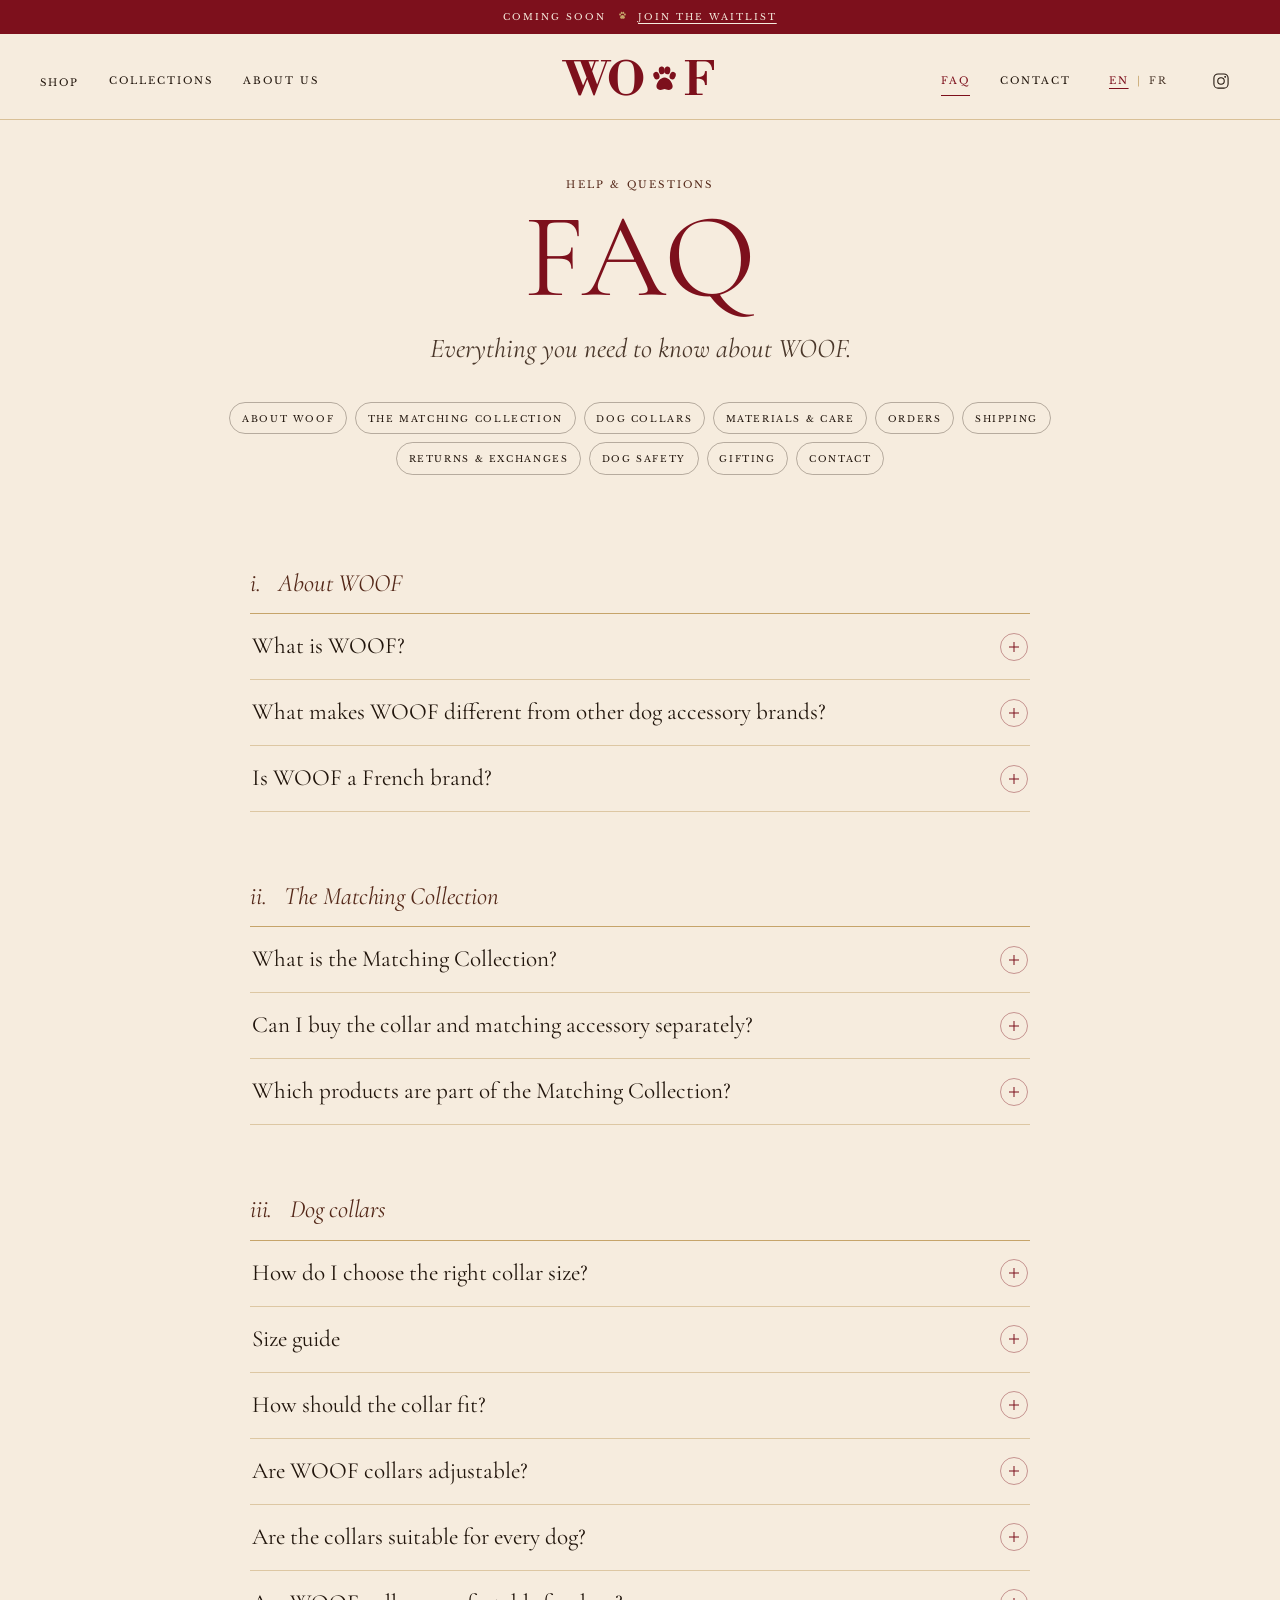
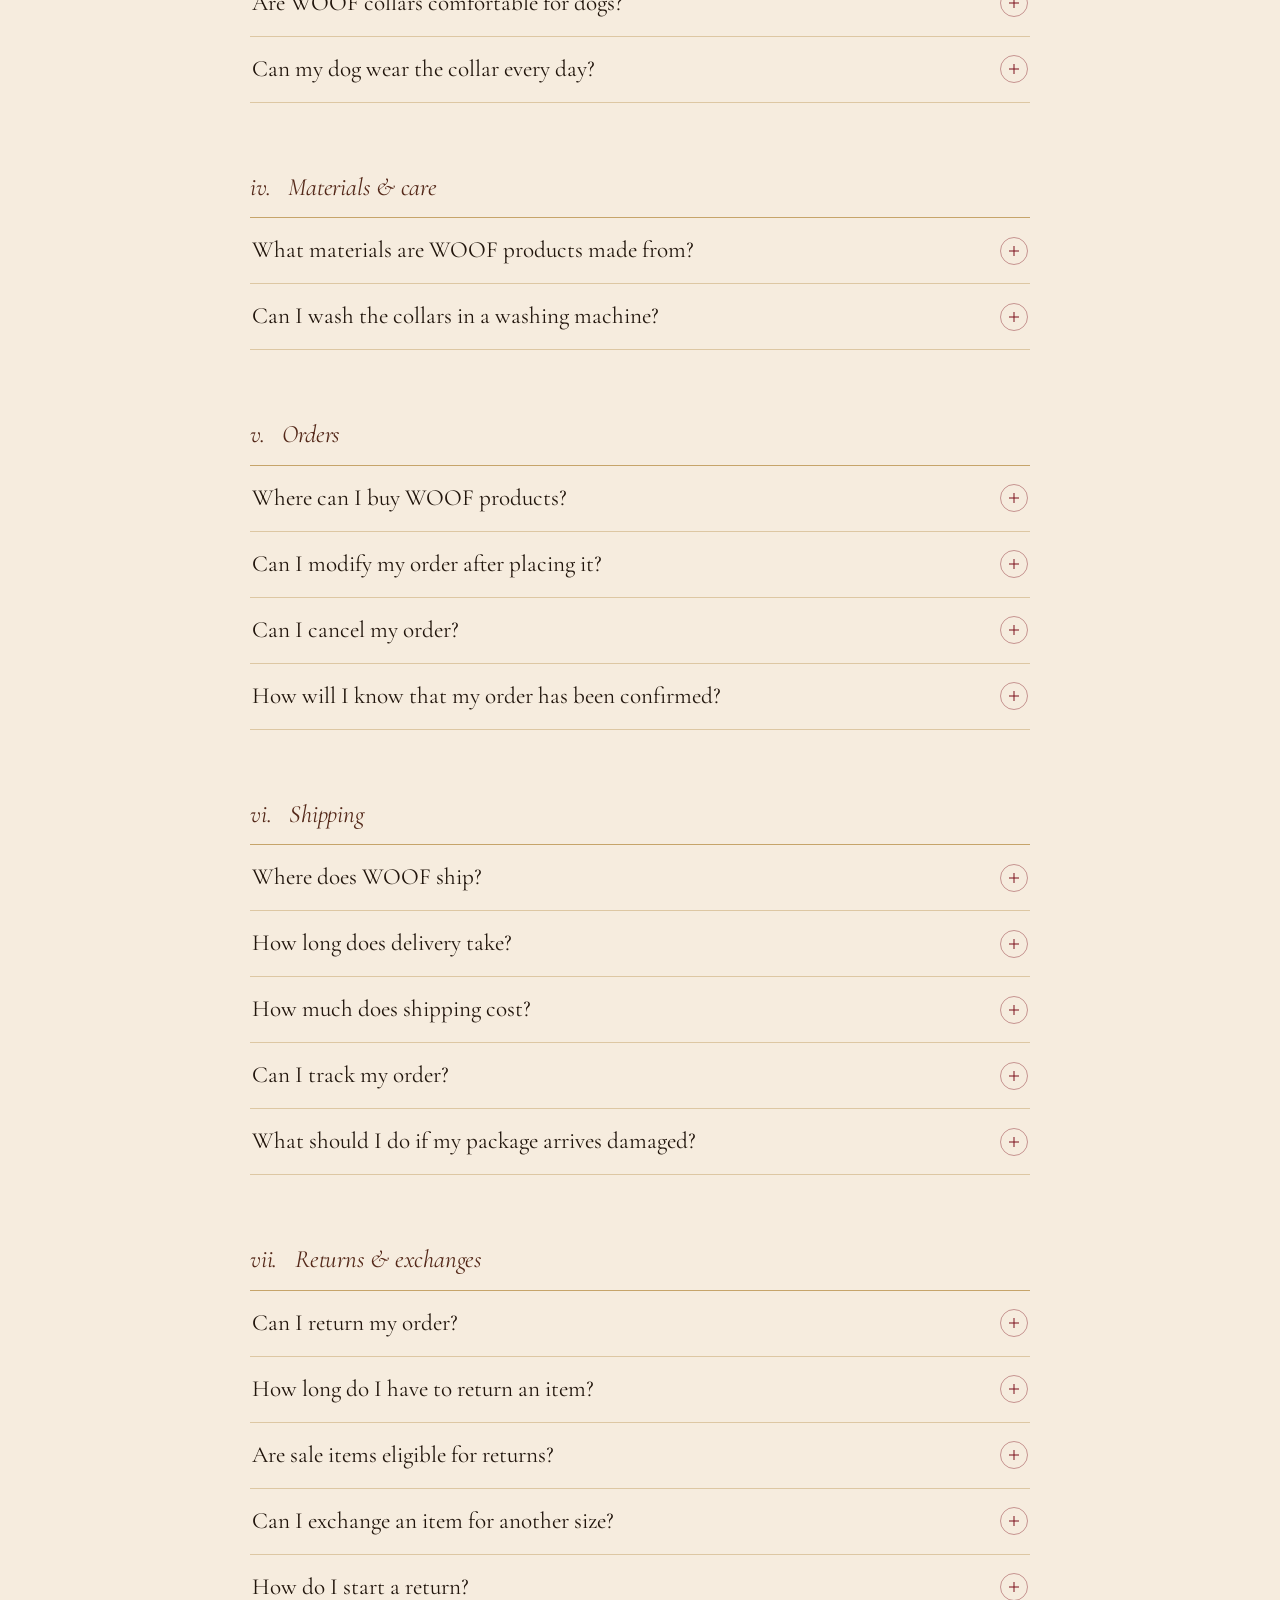
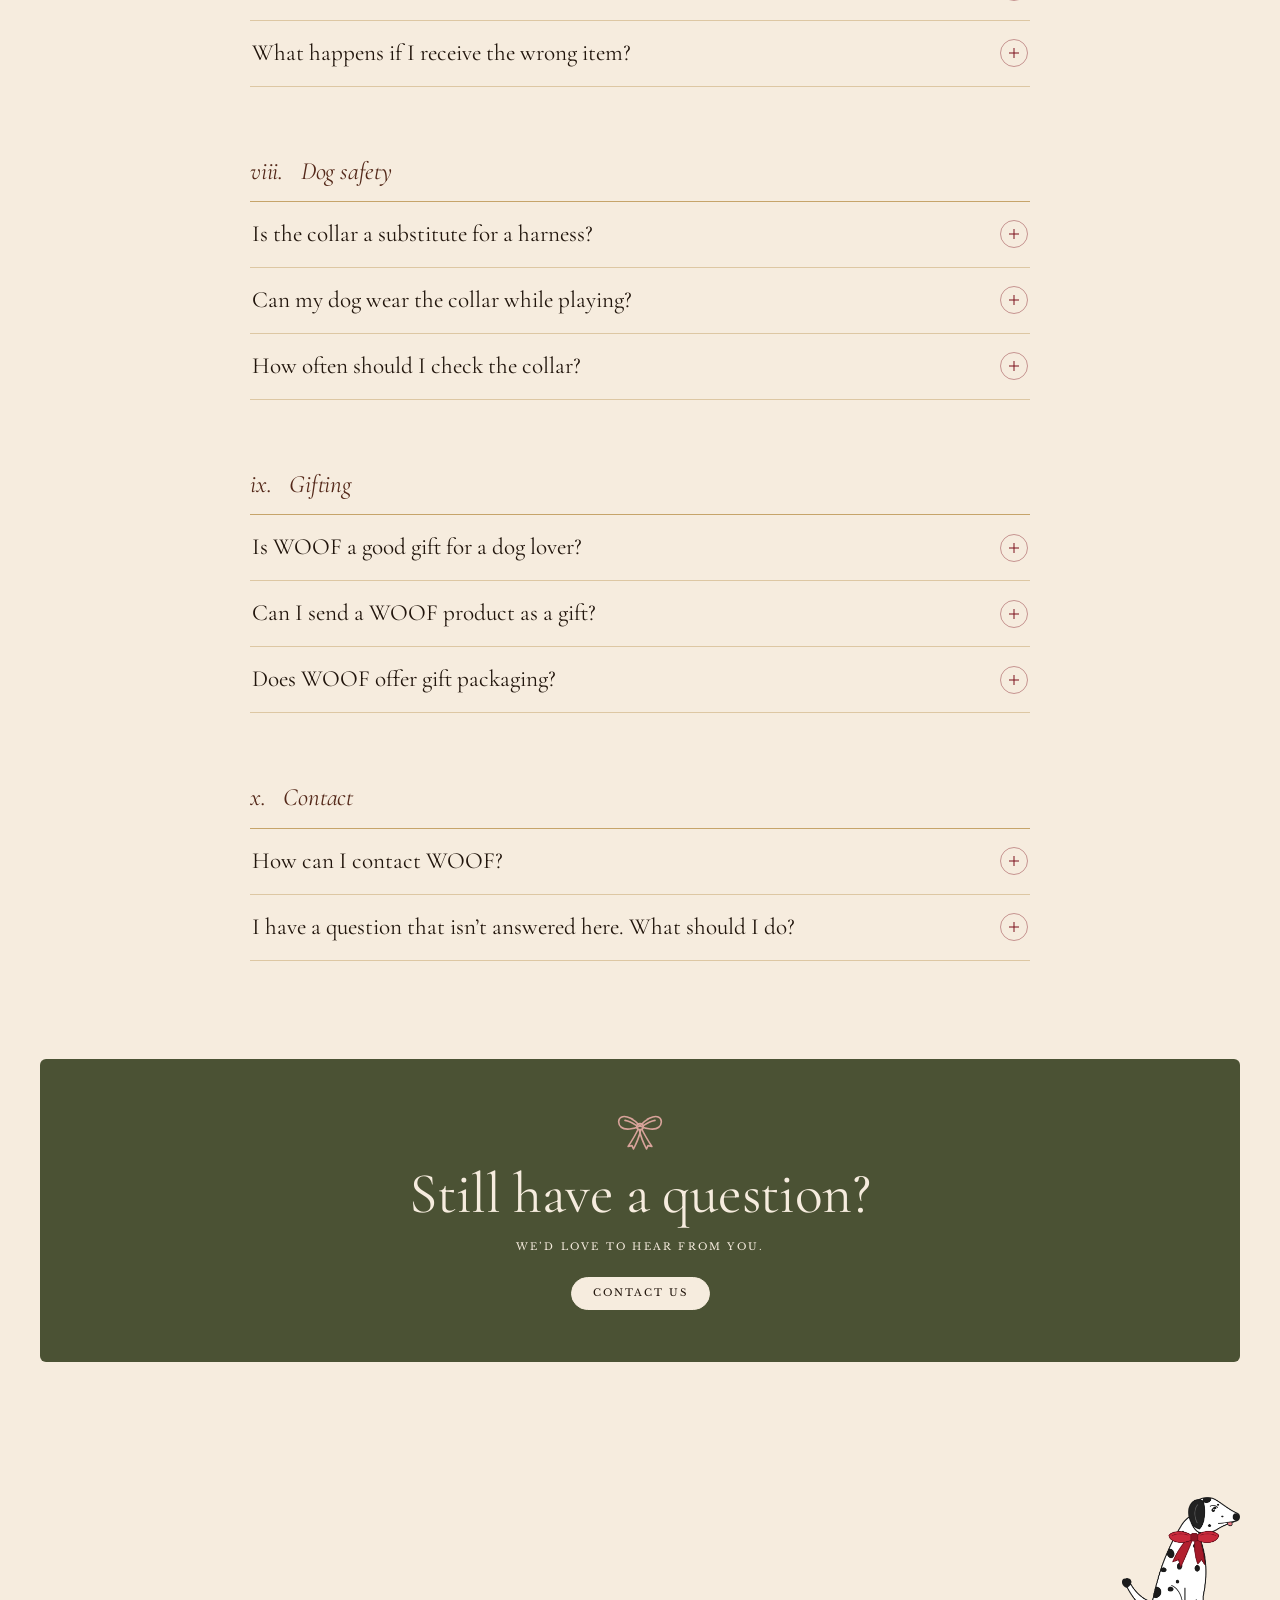
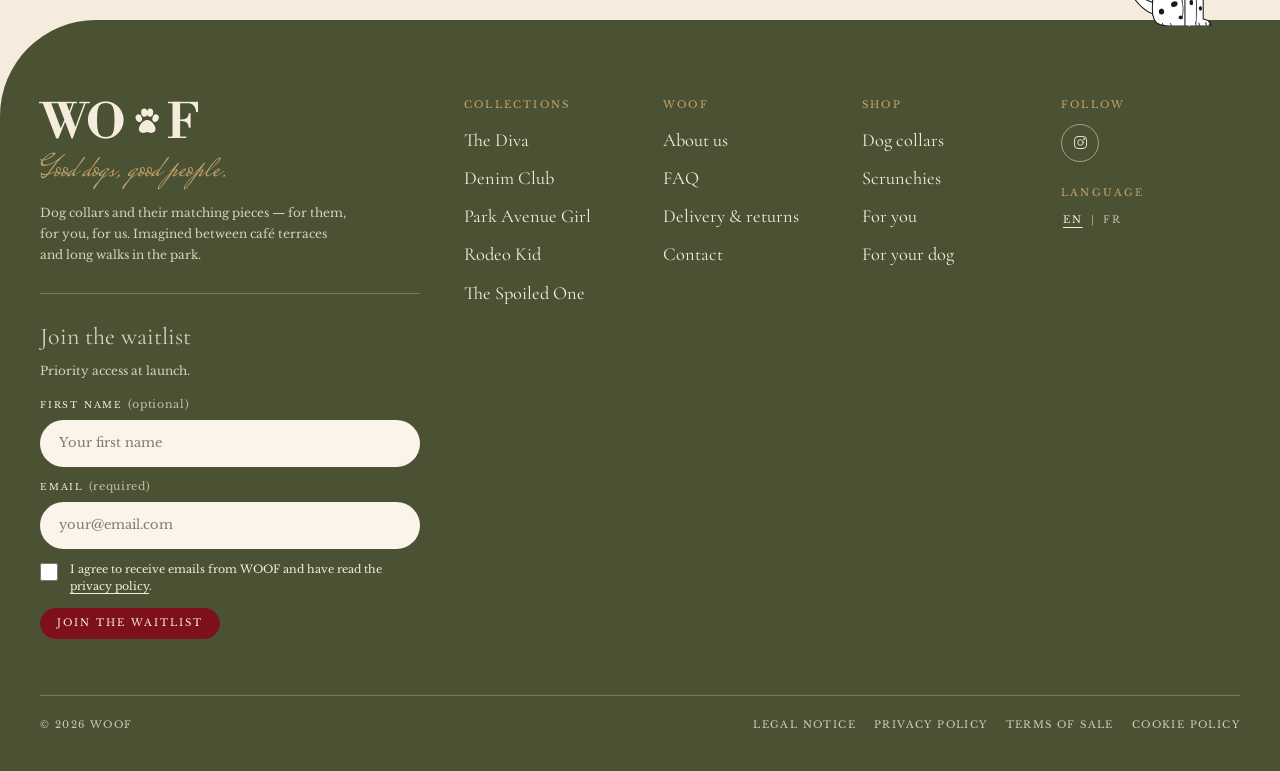
<file: faq.html>
<!DOCTYPE html>
<html lang="en">
<head>
  <meta charset="utf-8">
  <meta name="viewport" content="width=device-width, initial-scale=1">
  <title data-i18n="page.faq.title">FAQ — WOOF</title>
  <meta name="description" content="Everything you need to know about WOOF: the Matching Collection, collar sizes, materials, orders, shipping, returns and more." data-i18n-attr="content:page.faq.desc">
  <meta name="theme-color" content="#F6ECDE">
  <!-- ===== APERÇU DE PARTAGE (WhatsApp, Instagram, Facebook, iMessage, X…) =====
       Les adresses doivent être COMPLÈTES (https://…) : les réseaux sociaux ne comprennent pas
       les chemins relatifs. Image : images/og-partage.jpg (1536 × 1024, JPEG). -->
  <link rel="canonical" href="https://carlaguedj.github.io/Woof/faq.html">
  <meta property="og:type" content="website">
  <meta property="og:site_name" content="WOOF">
  <meta property="og:locale" content="en_GB">
  <meta property="og:locale:alternate" content="fr_FR">
  <meta property="og:url" content="https://carlaguedj.github.io/Woof/faq.html">
  <meta property="og:title" content="FAQ — WOOF">
  <meta property="og:description" content="Everything you need to know about WOOF: the Matching Collection, collar sizes, materials, orders, shipping, returns and more.">
  <meta property="og:image" content="https://carlaguedj.github.io/Woof/images/og-partage.jpg">
  <meta property="og:image:secure_url" content="https://carlaguedj.github.io/Woof/images/og-partage.jpg">
  <meta property="og:image:type" content="image/jpeg">
  <meta property="og:image:width" content="1536">
  <meta property="og:image:height" content="1024">
  <meta property="og:image:alt" content="WOOF — illustration of a Parisian café terrace with a woman and her dogs wearing WOOF accessories">
  <meta name="twitter:card" content="summary_large_image">
  <meta name="twitter:title" content="FAQ — WOOF">
  <meta name="twitter:description" content="Everything you need to know about WOOF: the Matching Collection, collar sizes, materials, orders, shipping, returns and more.">
  <meta name="twitter:image" content="https://carlaguedj.github.io/Woof/images/og-partage.jpg">
  <meta name="twitter:image:alt" content="WOOF — illustration of a Parisian café terrace with a woman and her dogs wearing WOOF accessories">
  <link rel="icon" href="images/favicon.svg" type="image/svg+xml">
  <!-- Polices Google : Cormorant Garamond (titres), Libre Baskerville (texte), Mrs Saint Delafield (manuscrit), Libre Bodoni (logo) -->
  <link rel="preconnect" href="https://fonts.googleapis.com">
  <link rel="preconnect" href="https://fonts.gstatic.com" crossorigin>
  <link href="https://fonts.googleapis.com/css2?family=Libre+Bodoni:wght@700&family=Cormorant+Garamond:ital,wght@0,400;0,500;1,400;1,500&family=Libre+Baskerville:wght@400;700&family=Mrs+Saint+Delafield&display=swap" rel="stylesheet">
  <link rel="stylesheet" href="css/style.css">
  <script>document.documentElement.classList.add("js");</script>
  <!-- Réglages (liste d'attente, langues) puis traductions -->
  <script src="js/config.js"></script>
  <script src="js/i18n.js"></script>
</head>
<body>
  <a class="skip-link" href="#main" data-i18n="a11y.skip">Skip to content</a>

  <!-- Bandeau d'annonce (texte : clés "announce.*" dans js/i18n/) -->
  <p class="announce"><span data-i18n="announce.soon">Coming soon</span> <svg class="icon" aria-hidden="true"><use href="#i-paw"/></svg> <a href="index.html#waitlist" data-i18n="announce.cta">Join the waitlist</a></p>

  <!-- ================= EN-TÊTE / NAVIGATION ================= -->
  <header class="site-header">
    <div class="header-inner">
      <nav class="nav nav--left" aria-label="Main" data-i18n-attr="aria-label:a11y.mainnav">
        <button class="burger" type="button" data-menu-open aria-controls="mobile-menu" aria-expanded="false" aria-label="Open menu" data-i18n-attr="aria-label:nav.menu.open">
          <svg class="icon" aria-hidden="true"><use href="#i-menu"/></svg>
        </button>
        <div class="nav-drop">
          <a class="nav__link" href="shop.html" data-i18n="nav.shop">Shop</a>
          <div class="nav-drop__panel">
            <div>
              <p class="nav-drop__title" data-i18n="nav.bycat">By category</p>
              <ul>
                <li><a href="shop.html?filter=collar" data-i18n="nav.dogcollars">Dog collars</a></li>
                <li><a href="shop.html?filter=scrunchie" data-i18n="nav.scrunchies">Scrunchies</a></li>
                <li><a href="shop.html" data-i18n="nav.allpieces">All pieces</a></li>
              </ul>
            </div>
            <div>
              <p class="nav-drop__title" data-i18n="nav.forwho">For who?</p>
              <ul>
                <li><a href="shop.html?filter=for-you" data-i18n="nav.foryou">For you</a></li>
                <li><a href="shop.html?filter=for-dog" data-i18n="nav.fordog">For your dog</a></li>
              </ul>
            </div>
            <div>
              <p class="nav-drop__title" data-i18n="nav.bycollection">By collection</p>
              <!-- Liste remplie automatiquement depuis js/products.js -->
              <ul data-collection-links="shop"></ul>
            </div>
          </div>
        </div>
        <a class="nav__link" href="index.html#collections" data-i18n="nav.collections">Collections</a>
        <a class="nav__link" href="about.html" data-i18n="nav.about">About us</a>
      </nav>

      <a class="logo" href="index.html" aria-label="WOOF — home" data-i18n-attr="aria-label:a11y.home">WO<svg class="logo__paw" viewBox="0 0 32 32" aria-hidden="true" focusable="false"><g fill="currentColor"><ellipse cx="9" cy="13" rx="2.6" ry="3.3" transform="rotate(-18 9 13)"/><ellipse cx="13.6" cy="8.4" rx="2.6" ry="3.4" transform="rotate(-6 13.6 8.4)"/><ellipse cx="18.4" cy="8.4" rx="2.6" ry="3.4" transform="rotate(6 18.4 8.4)"/><ellipse cx="23" cy="13" rx="2.6" ry="3.3" transform="rotate(18 23 13)"/><path d="M16 14.5c-3.6 0-7 4.6-7 7.6 0 2.2 1.8 3.2 3.6 3.2 1.4 0 2.3-.8 3.4-.8s2 .8 3.4.8c1.8 0 3.6-1 3.6-3.2 0-3-3.4-7.6-7-7.6z"/></g></svg><span class="visually-hidden">O</span>F</a>

      <nav class="nav nav--right" aria-label="Help and language" data-i18n-attr="aria-label:a11y.helpnav">
        <a class="nav__link" href="faq.html" aria-current="page" data-i18n="nav.faq">FAQ</a>
        <a class="nav__link" href="contact.html" data-i18n="nav.contact">Contact</a>
        <div class="lang-switch" data-lang-switch></div>
        <a class="nav__icon" href="https://www.instagram.com/woof_clubb/" target="_blank" rel="noopener" aria-label="WOOF on Instagram (@woof_clubb)" data-i18n-attr="aria-label:a11y.insta">
          <svg class="icon" aria-hidden="true"><use href="#i-instagram"/></svg>
        </a>
      </nav>
    </div>
  </header>

  <!-- Menu mobile plein écran -->
  <div class="mobile-menu" id="mobile-menu" aria-hidden="true" role="dialog" aria-label="Menu" data-i18n-attr="aria-label:a11y.menu">
    <div class="mobile-menu__top">
      <a class="logo" href="index.html" aria-label="WOOF — home" data-i18n-attr="aria-label:a11y.home">WO<svg class="logo__paw" viewBox="0 0 32 32" aria-hidden="true" focusable="false"><g fill="currentColor"><ellipse cx="9" cy="13" rx="2.6" ry="3.3" transform="rotate(-18 9 13)"/><ellipse cx="13.6" cy="8.4" rx="2.6" ry="3.4" transform="rotate(-6 13.6 8.4)"/><ellipse cx="18.4" cy="8.4" rx="2.6" ry="3.4" transform="rotate(6 18.4 8.4)"/><ellipse cx="23" cy="13" rx="2.6" ry="3.3" transform="rotate(18 23 13)"/><path d="M16 14.5c-3.6 0-7 4.6-7 7.6 0 2.2 1.8 3.2 3.6 3.2 1.4 0 2.3-.8 3.4-.8s2 .8 3.4.8c1.8 0 3.6-1 3.6-3.2 0-3-3.4-7.6-7-7.6z"/></g></svg><span class="visually-hidden">O</span>F</a>
      <button class="mobile-menu__close" type="button" data-menu-close aria-label="Close menu" data-i18n-attr="aria-label:nav.menu.close">
        <svg class="icon" aria-hidden="true"><use href="#i-close"/></svg>
      </button>
    </div>
    <ul class="mobile-menu__links">
      <li>
        <details class="mm-sub">
          <summary><span data-i18n="nav.shop">Shop</span> <svg class="icon" aria-hidden="true"><use href="#i-chevron"/></svg></summary>
          <div class="mm-sub__body">
            <p data-i18n="nav.bycat">By category</p>
            <a href="shop.html?filter=collar" data-i18n="nav.dogcollars">Dog collars</a>
            <a href="shop.html?filter=scrunchie" data-i18n="nav.scrunchies">Scrunchies</a>
            <p data-i18n="nav.forwho">For who?</p>
            <a href="shop.html?filter=for-you" data-i18n="nav.foryou">For you</a>
            <a href="shop.html?filter=for-dog" data-i18n="nav.fordog">For your dog</a>
            <a href="shop.html" data-i18n="nav.allpieces">All pieces</a>
          </div>
        </details>
      </li>
      <li>
        <details class="mm-sub">
          <summary><span data-i18n="nav.collections">Collections</span> <svg class="icon" aria-hidden="true"><use href="#i-chevron"/></svg></summary>
          <div class="mm-sub__body" data-collection-links="shop-mobile"></div>
        </details>
      </li>
      <li><a href="about.html" data-i18n="nav.about">About us</a></li>
      <li><a href="faq.html" data-i18n="nav.faq">FAQ</a></li>
      <li><a href="contact.html" data-i18n="nav.contact">Contact</a></li>
    </ul>
    <!-- Illustration du menu : images/menu-dalmatien.png -->
    <div class="mobile-menu__art">
      <img src="images/menu-dalmatien.png" alt="" width="885" height="966">
    </div>
    <div class="mobile-menu__foot">
      <a href="index.html#waitlist" data-i18n="nav.waitlist">Join the waitlist</a>
      <a href="https://www.instagram.com/woof_clubb/" target="_blank" rel="noopener">Instagram @woof_clubb</a>
      <div class="lang-switch lang-switch--light" data-lang-switch></div>
    </div>
  </div>

  <main id="main">
    <!-- ================= FAQ =================
         Les TEXTES des questions et réponses sont dans js/i18n/en.js (anglais) et js/i18n/fr.js (français),
         clés "faq.<id>.q" (question) et "faq.<id>.a" (réponse).
         Réponses provisoires à compléter : clés marquées ci-dessous « À COMPLÉTER ». -->
    <header class="faq-hero">
      <div class="container">
        <p class="eyebrow" data-i18n="faq.eyebrow">Help & questions</p>
        <h1 class="faq-hero__title" data-i18n="faq.title">FAQ</h1>
        <p class="faq-hero__lede" data-i18n="faq.lede">Everything you need to know about WOOF.</p>
        <nav class="faq-toc" aria-label="FAQ">
          <a href="#about-woof" data-i18n="faq.cat.about-woof">About WOOF</a>
          <a href="#matching" data-i18n="faq.cat.matching">The Matching Collection</a>
          <a href="#collars" data-i18n="faq.cat.collars">Dog collars</a>
          <a href="#care" data-i18n="faq.cat.care">Materials & care</a>
          <a href="#orders" data-i18n="faq.cat.orders">Orders</a>
          <a href="#shipping" data-i18n="faq.cat.shipping">Shipping</a>
          <a href="#returns" data-i18n="faq.cat.returns">Returns & exchanges</a>
          <a href="#safety" data-i18n="faq.cat.safety">Dog safety</a>
          <a href="#gifting" data-i18n="faq.cat.gifting">Gifting</a>
          <a href="#contact-faq" data-i18n="faq.cat.contact-faq">Contact</a>
        </nav>
      </div>
    </header>

    <div class="container faq" data-faq>
      <section class="faq-cat" id="about-woof" aria-labelledby="h-about-woof">
        <h2 class="faq-cat__title" id="h-about-woof"><span>i.</span> <span data-i18n="faq.cat.about-woof">About WOOF</span></h2>
        <div class="faq-item" id="what">
          <h3><button class="faq-q" type="button" data-i18n="faq.what.q">What is WOOF?</button></h3>
          <div class="faq-a"><div class="faq-a__inner">
            <div data-i18n="faq.what.a"><p>WOOF is a French-inspired lifestyle brand creating accessories designed to celebrate the bond between dogs and their humans. Our pieces combine fashion, everyday practicality and playful details, with a particular focus on accessories that allow you and your dog to share a look.</p></div>
          </div></div>
        </div>
        <div class="faq-item" id="different">
          <h3><button class="faq-q" type="button" data-i18n="faq.different.q">What makes WOOF different from other dog accessory brands?</button></h3>
          <div class="faq-a"><div class="faq-a__inner">
            <div data-i18n="faq.different.a"><p>WOOF was created with the idea that your dog is part of your world — so their accessories can be part of your style too. Rather than traditional pet-store accessories, WOOF pieces are designed with a fashion and lifestyle perspective, inspired by French style, Parisian life and the details of everyday moments.</p></div>
          </div></div>
        </div>
        <div class="faq-item" id="french">
          <h3><button class="faq-q" type="button" data-i18n="faq.french.q">Is WOOF a French brand?</button></h3>
          <div class="faq-a"><div class="faq-a__inner">
            <div data-i18n="faq.french.a"><p>WOOF is a French-inspired brand built around French fashion, Parisian lifestyle and the idea of effortless everyday elegance. WOOF is also a European lifestyle brand.</p></div>
          </div></div>
        </div>
      </section>
      <section class="faq-cat" id="matching" aria-labelledby="h-matching">
        <h2 class="faq-cat__title" id="h-matching"><span>ii.</span> <span data-i18n="faq.cat.matching">The Matching Collection</span></h2>
        <div class="faq-item" id="matching-what">
          <h3><button class="faq-q" type="button" data-i18n="faq.matching-what.q">What is the Matching Collection?</button></h3>
          <div class="faq-a"><div class="faq-a__inner">
            <div data-i18n="faq.matching-what.a"><p>The Matching Collection is designed around the idea of sharing a little detail with your dog. Selected dog collars and human accessories are made in matching fabrics, colours and prints so you can coordinate without looking overly “matching”.</p></div>
          </div></div>
        </div>
        <div class="faq-item" id="separately">
          <h3><button class="faq-q" type="button" data-i18n="faq.separately.q">Can I buy the collar and matching accessory separately?</button></h3>
          <div class="faq-a"><div class="faq-a__inner">
            <div data-i18n="faq.separately.a"><p>Yes. Each piece is shown with its own price, and each collection also has a set price for the collar and its matching accessory together. The prices are shown on every product page.</p></div>
          </div></div>
        </div>
        <div class="faq-item" id="which">
          <h3><button class="faq-q" type="button" data-i18n="faq.which.q">Which products are part of the Matching Collection?</button></h3>
          <div class="faq-a"><div class="faq-a__inner">
            <div data-i18n="faq.which.a"><p>Each collection pairs a dog collar with its matching piece for you:</p></div>
            <ul class="faq-list" data-faq-collections></ul><p><a class="link-arrow" href="shop.html"><span data-i18n="faq.discover">Discover all pieces</span> <svg class="icon" aria-hidden="true"><use href="#i-arrow"/></svg></a></p>
          </div></div>
        </div>
      </section>
      <section class="faq-cat" id="collars" aria-labelledby="h-collars">
        <h2 class="faq-cat__title" id="h-collars"><span>iii.</span> <span data-i18n="faq.cat.collars">Dog collars</span></h2>
        <div class="faq-item" id="size">
          <h3><button class="faq-q" type="button" data-i18n="faq.size.q">How do I choose the right collar size?</button></h3>
          <div class="faq-a"><div class="faq-a__inner">
            <div data-i18n="faq.size.a"><p>Use your dog’s neck measurement as the main reference. Measure around the neck where the collar will naturally sit, leaving enough room for comfortable movement, then choose the size whose length range includes that measurement.</p></div>
            <p><a class="btn btn--small btn--outline" href="#size-guide" data-faq-open="size-guide" data-i18n="faq.sizeguide.btn">View our size guide</a></p>
          </div></div>
        </div>
        <div class="faq-item" id="size-guide">
          <h3><button class="faq-q" type="button" data-i18n="faq.size-guide.q">Size guide</button></h3>
          <div class="faq-a"><div class="faq-a__inner">
            <table class="faq-table" data-faq-sizes></table><p data-i18n="faq.sizeguide.onesize">Scrunchies and bracelets are one size.</p>
          </div></div>
        </div>
        <div class="faq-item" id="fit">
          <h3><button class="faq-q" type="button" data-i18n="faq.fit.q">How should the collar fit?</button></h3>
          <div class="faq-a"><div class="faq-a__inner">
            <div data-i18n="faq.fit.a"><p>The collar should sit comfortably around your dog’s neck without being excessively tight or loose. You should be able to fit approximately two fingers comfortably between the collar and your dog’s neck.</p></div>
          </div></div>
        </div>
        <div class="faq-item" id="adjustable">
          <h3><button class="faq-q" type="button" data-i18n="faq.adjustable.q">Are WOOF collars adjustable?</button></h3>
          <div class="faq-a"><div class="faq-a__inner">
            <div data-i18n="faq.adjustable.a"><p>Yes. Each collar size has an adjustable length:</p></div>
            <ul class="faq-list" data-faq-adjust></ul>
          </div></div>
        </div>
        <div class="faq-item" id="suitable">
          <h3><button class="faq-q" type="button" data-i18n="faq.suitable.q">Are the collars suitable for every dog?</button></h3>
          <div class="faq-a"><div class="faq-a__inner">
            <div data-i18n="faq.suitable.a"><p>WOOF collars are designed for the neck sizes specified for each product. Please always check the size information before ordering.</p></div>
          </div></div>
        </div>
        <div class="faq-item" id="comfortable">
          <h3><button class="faq-q" type="button" data-i18n="faq.comfortable.q">Are WOOF collars comfortable for dogs?</button></h3>
          <div class="faq-a"><div class="faq-a__inner">
            <div data-i18n="faq.comfortable.a"><p>The collars are designed to combine everyday comfort with a fashionable appearance. You’ll find the exact materials and construction of each collar in the “Details” section of its product page.</p></div>
          </div></div>
        </div>
        <div class="faq-item" id="everyday">
          <h3><button class="faq-q" type="button" data-i18n="faq.everyday.q">Can my dog wear the collar every day?</button></h3>
          <div class="faq-a"><div class="faq-a__inner">
            <div data-i18n="faq.everyday.a"><p>The collars are designed for everyday lifestyle use, but please inspect the collar and hardware regularly for signs of wear, especially if your dog is very active.</p></div>
          </div></div>
        </div>
      </section>
      <section class="faq-cat" id="care" aria-labelledby="h-care">
        <h2 class="faq-cat__title" id="h-care"><span>iv.</span> <span data-i18n="faq.cat.care">Materials & care</span></h2>
        <div class="faq-item" id="materials">
          <h3><button class="faq-q" type="button" data-i18n="faq.materials.q">What materials are WOOF products made from?</button></h3>
          <div class="faq-a"><div class="faq-a__inner">
            <div data-i18n="faq.materials.a"><div class="faq-mat"><h4>Velvet Collection — The Diva</h4><ul class="faq-list"><li>The Diva Velvet Collar: rich burgundy velvet</li><li>The Diva Scrunchie: sumptuous burgundy velvet</li></ul></div><div class="faq-mat"><h4>Tweed Collection — Park Avenue Girl</h4><ul class="faq-list"><li>Park Avenue Girl Tweed Collar: burgundy, black and cream tweed</li><li>Park Avenue Girl Scrunchie: burgundy, black and cream tweed</li></ul></div><div class="faq-mat"><h4>Denim Collection — Denim Club</h4><ul class="faq-list"><li>Denim Club Denim Collar: classic blue denim with refined stitching</li><li>Denim Club Scrunchie: easy-going blue denim</li></ul></div><div class="faq-mat"><h4>Bandana Collection — Rodeo Kid</h4><ul class="faq-list"><li>Rodeo Kid Bandana Collar: burgundy paisley bandana fabric</li><li>Rodeo Kid Scrunchie: burgundy paisley bandana print</li></ul></div><div class="faq-mat"><h4>Chain Collection — The Spoiled One</h4><ul class="faq-list"><li>The Spoiled One Chain Collar: rich black leather woven with golden chain links</li><li>The Spoiled One Bracelet: black leather woven with golden chain links</li></ul></div></div>
          </div></div>
        </div>
        <div class="faq-item" id="machine">
          <h3><button class="faq-q" type="button" data-i18n="faq.machine.q">Can I wash the collars in a washing machine?</button></h3>
          <div class="faq-a"><div class="faq-a__inner">
            <div data-i18n="faq.machine.a"><p>We recommend washing your collars by hand rather than in a washing machine.</p></div>
          </div></div>
        </div>
      </section>
      <section class="faq-cat" id="orders" aria-labelledby="h-orders">
        <h2 class="faq-cat__title" id="h-orders"><span>v.</span> <span data-i18n="faq.cat.orders">Orders</span></h2>
        <div class="faq-item" id="where-buy">
          <h3><button class="faq-q" type="button" data-i18n="faq.where-buy.q">Where can I buy WOOF products?</button></h3>
          <div class="faq-a"><div class="faq-a__inner">
            <div data-i18n="faq.where-buy.a"><p>WOOF products will be available directly on the WOOF website. Sales are not open yet — <a href="index.html#waitlist">join the waitlist</a> to get priority access at launch.</p></div>
          </div></div>
        </div>
        <div class="faq-item" id="modify">
          <h3><button class="faq-q" type="button" data-i18n="faq.modify.q">Can I modify my order after placing it?</button></h3>
          <div class="faq-a"><div class="faq-a__inner">
            <!-- À COMPLÉTER : texte provisoire, clé "faq.modify.a" dans js/i18n/en.js et fr.js -->
            <div class="faq-pending" data-i18n="faq.modify.a"><p>Our order policy will be published when online ordering opens. If you need to change something, please <a href="contact.html">contact us</a> as soon as possible.</p></div>
          </div></div>
        </div>
        <div class="faq-item" id="cancel">
          <h3><button class="faq-q" type="button" data-i18n="faq.cancel.q">Can I cancel my order?</button></h3>
          <div class="faq-a"><div class="faq-a__inner">
            <!-- À COMPLÉTER : texte provisoire, clé "faq.cancel.a" dans js/i18n/en.js et fr.js -->
            <div class="faq-pending" data-i18n="faq.cancel.a"><p>Our cancellation policy will be published when online ordering opens. Please <a href="contact.html">contact us</a> as soon as possible if you wish to cancel.</p></div>
          </div></div>
        </div>
        <div class="faq-item" id="confirm">
          <h3><button class="faq-q" type="button" data-i18n="faq.confirm.q">How will I know that my order has been confirmed?</button></h3>
          <div class="faq-a"><div class="faq-a__inner">
            <div data-i18n="faq.confirm.a"><p>You should receive an order confirmation after a successful purchase.</p></div>
          </div></div>
        </div>
      </section>
      <section class="faq-cat" id="shipping" aria-labelledby="h-shipping">
        <h2 class="faq-cat__title" id="h-shipping"><span>vi.</span> <span data-i18n="faq.cat.shipping">Shipping</span></h2>
        <div class="faq-item" id="ship-where">
          <h3><button class="faq-q" type="button" data-i18n="faq.ship-where.q">Where does WOOF ship?</button></h3>
          <div class="faq-a"><div class="faq-a__inner">
            <!-- À COMPLÉTER : texte provisoire, clé "faq.ship-where.a" dans js/i18n/en.js et fr.js -->
            <div class="faq-pending" data-i18n="faq.ship-where.a"><p>Shipping destinations will be confirmed at checkout when online ordering opens.</p></div>
          </div></div>
        </div>
        <div class="faq-item" id="ship-time">
          <h3><button class="faq-q" type="button" data-i18n="faq.ship-time.q">How long does delivery take?</button></h3>
          <div class="faq-a"><div class="faq-a__inner">
            <!-- À COMPLÉTER : texte provisoire, clé "faq.ship-time.a" dans js/i18n/en.js et fr.js -->
            <div class="faq-pending" data-i18n="faq.ship-time.a"><p>Delivery times will be confirmed at checkout.</p></div>
          </div></div>
        </div>
        <div class="faq-item" id="ship-cost">
          <h3><button class="faq-q" type="button" data-i18n="faq.ship-cost.q">How much does shipping cost?</button></h3>
          <div class="faq-a"><div class="faq-a__inner">
            <div data-i18n="faq.ship-cost.a"><p>Shipping is <strong>€4.90</strong> for orders below €60, and <strong>free from €60</strong> — that’s two sets.</p></div>
          </div></div>
        </div>
        <div class="faq-item" id="tracking">
          <h3><button class="faq-q" type="button" data-i18n="faq.tracking.q">Can I track my order?</button></h3>
          <div class="faq-a"><div class="faq-a__inner">
            <!-- À COMPLÉTER : texte provisoire, clé "faq.tracking.a" dans js/i18n/en.js et fr.js -->
            <div class="faq-pending" data-i18n="faq.tracking.a"><p>Information about order tracking will be shared when online ordering opens.</p></div>
          </div></div>
        </div>
        <div class="faq-item" id="damaged">
          <h3><button class="faq-q" type="button" data-i18n="faq.damaged.q">What should I do if my package arrives damaged?</button></h3>
          <div class="faq-a"><div class="faq-a__inner">
            <div data-i18n="faq.damaged.a"><p>Please <a href="contact.html">contact us</a> as soon as possible and include photographs of the damaged package and product, so we can help you quickly.</p></div>
          </div></div>
        </div>
      </section>
      <section class="faq-cat" id="returns" aria-labelledby="h-returns">
        <h2 class="faq-cat__title" id="h-returns"><span>vii.</span> <span data-i18n="faq.cat.returns">Returns & exchanges</span></h2>
        <div class="faq-item" id="return">
          <h3><button class="faq-q" type="button" data-i18n="faq.return.q">Can I return my order?</button></h3>
          <div class="faq-a"><div class="faq-a__inner">
            <!-- À COMPLÉTER : texte provisoire, clé "faq.return.a" dans js/i18n/en.js et fr.js -->
            <div class="faq-pending" data-i18n="faq.return.a"><p>Our returns policy will be published when online ordering opens.</p></div>
          </div></div>
        </div>
        <div class="faq-item" id="return-period">
          <h3><button class="faq-q" type="button" data-i18n="faq.return-period.q">How long do I have to return an item?</button></h3>
          <div class="faq-a"><div class="faq-a__inner">
            <!-- À COMPLÉTER : texte provisoire, clé "faq.return-period.a" dans js/i18n/en.js et fr.js -->
            <div class="faq-pending" data-i18n="faq.return-period.a"><p>The return period will be confirmed in our returns policy when online ordering opens.</p></div>
          </div></div>
        </div>
        <div class="faq-item" id="sale">
          <h3><button class="faq-q" type="button" data-i18n="faq.sale.q">Are sale items eligible for returns?</button></h3>
          <div class="faq-a"><div class="faq-a__inner">
            <!-- À COMPLÉTER : texte provisoire, clé "faq.sale.a" dans js/i18n/en.js et fr.js -->
            <div class="faq-pending" data-i18n="faq.sale.a"><p>This will be covered in our returns policy when online ordering opens.</p></div>
          </div></div>
        </div>
        <div class="faq-item" id="exchange">
          <h3><button class="faq-q" type="button" data-i18n="faq.exchange.q">Can I exchange an item for another size?</button></h3>
          <div class="faq-a"><div class="faq-a__inner">
            <!-- À COMPLÉTER : texte provisoire, clé "faq.exchange.a" dans js/i18n/en.js et fr.js -->
            <div class="faq-pending" data-i18n="faq.exchange.a"><p>Our exchange policy will be published when online ordering opens. Not sure about the size? Check our <a href="#size-guide" data-faq-open="size-guide">size guide</a> or <a href="contact.html">ask us</a> before ordering.</p></div>
          </div></div>
        </div>
        <div class="faq-item" id="start-return">
          <h3><button class="faq-q" type="button" data-i18n="faq.start-return.q">How do I start a return?</button></h3>
          <div class="faq-a"><div class="faq-a__inner">
            <!-- À COMPLÉTER : texte provisoire, clé "faq.start-return.a" dans js/i18n/en.js et fr.js -->
            <div class="faq-pending" data-i18n="faq.start-return.a"><p>The return process will be explained here when online ordering opens.</p></div>
          </div></div>
        </div>
        <div class="faq-item" id="wrong">
          <h3><button class="faq-q" type="button" data-i18n="faq.wrong.q">What happens if I receive the wrong item?</button></h3>
          <div class="faq-a"><div class="faq-a__inner">
            <div data-i18n="faq.wrong.a"><p>Please <a href="contact.html">contact us</a> and we’ll resolve the issue with you.</p></div>
          </div></div>
        </div>
      </section>
      <section class="faq-cat" id="safety" aria-labelledby="h-safety">
        <h2 class="faq-cat__title" id="h-safety"><span>viii.</span> <span data-i18n="faq.cat.safety">Dog safety</span></h2>
        <div class="faq-item" id="harness">
          <h3><button class="faq-q" type="button" data-i18n="faq.harness.q">Is the collar a substitute for a harness?</button></h3>
          <div class="faq-a"><div class="faq-a__inner">
            <div data-i18n="faq.harness.a"><p>No. The collar is a fashion and lifestyle accessory and should not automatically be treated as a substitute for a harness, particularly for dogs that require specialised walking equipment.</p></div>
          </div></div>
        </div>
        <div class="faq-item" id="playing">
          <h3><button class="faq-q" type="button" data-i18n="faq.playing.q">Can my dog wear the collar while playing?</button></h3>
          <div class="faq-a"><div class="faq-a__inner">
            <div data-i18n="faq.playing.a"><p>Please inspect the collar regularly, and consider removing it in situations where it could become caught or damaged.</p></div>
          </div></div>
        </div>
        <div class="faq-item" id="check">
          <h3><button class="faq-q" type="button" data-i18n="faq.check.q">How often should I check the collar?</button></h3>
          <div class="faq-a"><div class="faq-a__inner">
            <div data-i18n="faq.check.a"><p>Inspect the fabric, stitching, buckle and rings regularly, particularly if the collar is used frequently.</p></div>
          </div></div>
        </div>
      </section>
      <section class="faq-cat" id="gifting" aria-labelledby="h-gifting">
        <h2 class="faq-cat__title" id="h-gifting"><span>ix.</span> <span data-i18n="faq.cat.gifting">Gifting</span></h2>
        <div class="faq-item" id="gift">
          <h3><button class="faq-q" type="button" data-i18n="faq.gift.q">Is WOOF a good gift for a dog lover?</button></h3>
          <div class="faq-a"><div class="faq-a__inner">
            <div data-i18n="faq.gift.a"><p>Absolutely. WOOF is designed around the relationship between dogs and their humans, making our accessories a lovely gift for dog lovers who appreciate fashion, lifestyle and thoughtful details.</p></div>
          </div></div>
        </div>
        <div class="faq-item" id="send-gift">
          <h3><button class="faq-q" type="button" data-i18n="faq.send-gift.q">Can I send a WOOF product as a gift?</button></h3>
          <div class="faq-a"><div class="faq-a__inner">
            <!-- À COMPLÉTER : texte provisoire, clé "faq.send-gift.a" dans js/i18n/en.js et fr.js -->
            <div class="faq-pending" data-i18n="faq.send-gift.a"><p>Gifting options will be confirmed when online ordering opens.</p></div>
          </div></div>
        </div>
        <div class="faq-item" id="packaging">
          <h3><button class="faq-q" type="button" data-i18n="faq.packaging.q">Does WOOF offer gift packaging?</button></h3>
          <div class="faq-a"><div class="faq-a__inner">
            <!-- À COMPLÉTER : texte provisoire, clé "faq.packaging.a" dans js/i18n/en.js et fr.js -->
            <div class="faq-pending" data-i18n="faq.packaging.a"><p>Packaging options will be confirmed when online ordering opens.</p></div>
          </div></div>
        </div>
      </section>
      <section class="faq-cat" id="contact-faq" aria-labelledby="h-contact-faq">
        <h2 class="faq-cat__title" id="h-contact-faq"><span>x.</span> <span data-i18n="faq.cat.contact-faq">Contact</span></h2>
        <div class="faq-item" id="contact-how">
          <h3><button class="faq-q" type="button" data-i18n="faq.contact-how.q">How can I contact WOOF?</button></h3>
          <div class="faq-a"><div class="faq-a__inner">
            <div data-i18n="faq.contact-how.a"><p>You’ll find all our contact details on our <a href="contact.html">contact page</a>. You can also send us a message on Instagram at <a href="https://www.instagram.com/woof_clubb/" target="_blank" rel="noopener">@woof_clubb</a>.</p></div>
          </div></div>
        </div>
        <div class="faq-item" id="other">
          <h3><button class="faq-q" type="button" data-i18n="faq.other.q">I have a question that isn’t answered here. What should I do?</button></h3>
          <div class="faq-a"><div class="faq-a__inner">
            <div data-i18n="faq.other.a"><p>We’d love to hear from you — please get in touch through our <a href="contact.html">contact page</a>.</p></div>
          </div></div>
        </div>
      </section>
    </div>

    <section class="section">
      <div class="container">
        <div class="faq-cta">
          <svg class="icon icon--bow" aria-hidden="true"><use href="#i-bow"/></svg>
          <h2 class="faq-cta__title" data-i18n="faq.cta.title">Still have a question?</h2>
          <p class="eyebrow" data-i18n="faq.cta.text">We’d love to hear from you.</p>
          <a class="btn btn--light" href="contact.html" data-i18n="faq.cta.btn">Contact us</a>
        </div>
      </div>
    </section>
  </main>

  <!-- ================= PIED DE PAGE ================= -->
  <footer class="site-footer">
    <!-- Petit dalmatien posé sur le pied de page (ordinateur et tablette) : images/menu-dalmatien.png -->
    <img class="footer-dog" src="images/menu-dalmatien.png" alt="" width="885" height="966" loading="lazy">
    <div class="container">
      <div class="footer-top">
        <div class="footer-brand">
          <a class="logo" href="index.html" aria-label="WOOF — home" data-i18n-attr="aria-label:a11y.home">WO<svg class="logo__paw" viewBox="0 0 32 32" aria-hidden="true" focusable="false"><g fill="currentColor"><ellipse cx="9" cy="13" rx="2.6" ry="3.3" transform="rotate(-18 9 13)"/><ellipse cx="13.6" cy="8.4" rx="2.6" ry="3.4" transform="rotate(-6 13.6 8.4)"/><ellipse cx="18.4" cy="8.4" rx="2.6" ry="3.4" transform="rotate(6 18.4 8.4)"/><ellipse cx="23" cy="13" rx="2.6" ry="3.3" transform="rotate(18 23 13)"/><path d="M16 14.5c-3.6 0-7 4.6-7 7.6 0 2.2 1.8 3.2 3.6 3.2 1.4 0 2.3-.8 3.4-.8s2 .8 3.4.8c1.8 0 3.6-1 3.6-3.2 0-3-3.4-7.6-7-7.6z"/></g></svg><span class="visually-hidden">O</span>F</a>
          <span class="script" data-i18n="footer.script">Good dogs, good people.</span>
          <p data-i18n="footer.text">Dog collars and their matching pieces — for them, for you, for us. Imagined between café terraces and long walks in the park.</p>
          <!-- Formulaire compact de liste d'attente -->
          <div class="footer-wl">
            <p class="footer-wl__title" data-i18n="footer.wl.title">Join the waitlist</p>
            <p class="footer-wl__text" data-i18n="footer.wl.text">Priority access at launch.</p>
            <!-- ===== FORMULAIRE LISTE D'ATTENTE (envoi : WAITLIST_ENDPOINT dans js/config.js) ===== -->
            <form class="wl-form wl-form--compact" data-waitlist novalidate>
              <div class="wl-fields">
                <label class="wl-field">
                  <span class="wl-label"><span data-i18n="form.firstname">First name</span> <small data-i18n="form.optional">(optional)</small></span>
                  <input type="text" name="first_name" autocomplete="given-name" maxlength="60" placeholder="Your first name" data-i18n-attr="placeholder:form.firstname.ph">
                </label>
                <label class="wl-field">
                  <span class="wl-label"><span data-i18n="form.email">Email</span> <small data-i18n="form.required">(required)</small></span>
                  <input type="email" name="email" required autocomplete="email" maxlength="120" placeholder="your@email.com" data-i18n-attr="placeholder:form.email.ph">
                </label>
              </div>
              <!-- Piège anti-spam (honeypot) : invisible pour les visiteurs, ne pas supprimer -->
              <div class="wl-hp" aria-hidden="true">
                <label><span data-i18n="form.hp">Leave this field empty</span><input type="text" name="_gotcha" tabindex="-1" autocomplete="off"></label>
              </div>
              <label class="wl-consent">
                <input type="checkbox" name="consent" value="yes" required>
                <span data-i18n="form.consent">I agree to receive emails from WOOF and have read the <a href="privacy-policy.html">privacy policy</a>.</span>
              </label>
              <button class="btn wl-submit" type="submit" data-i18n="form.submit">Join the waitlist</button>
              <p class="wl-msg" data-wl-msg role="status" aria-live="polite"></p>
            </form>
          </div>
        </div>
        <div class="footer-cols">
          <div class="footer-col">
            <h3 data-i18n="footer.col.collections">Collections</h3>
            <!-- Liste remplie automatiquement depuis js/products.js -->
            <ul data-collection-links="shop">
              <li><a href="index.html#collections" data-i18n="nav.collections">Collections</a></li>
            </ul>
          </div>
          <div class="footer-col">
            <h3 data-i18n="footer.col.woof">WOOF</h3>
            <ul>
              <li><a href="about.html" data-i18n="nav.about">About us</a></li>
              <li><a href="faq.html" data-i18n="nav.faq">FAQ</a></li>
              <li><a href="faq.html#shipping" data-i18n="footer.delivery">Delivery & returns</a></li>
              <li><a href="contact.html" data-i18n="nav.contact">Contact</a></li>
            </ul>
          </div>
          <div class="footer-col">
            <h3 data-i18n="footer.col.shop">Shop</h3>
            <ul>
              <li><a href="shop.html?filter=collar" data-i18n="nav.dogcollars">Dog collars</a></li>
              <li><a href="shop.html?filter=scrunchie" data-i18n="nav.scrunchies">Scrunchies</a></li>
              <li><a href="shop.html?filter=for-you" data-i18n="nav.foryou">For you</a></li>
              <li><a href="shop.html?filter=for-dog" data-i18n="nav.fordog">For your dog</a></li>
            </ul>
          </div>
          <div class="footer-col">
            <h3 data-i18n="footer.col.follow">Follow</h3>
            <div class="socials">
              <a href="https://www.instagram.com/woof_clubb/" target="_blank" rel="noopener" aria-label="WOOF on Instagram (@woof_clubb)" data-i18n-attr="aria-label:a11y.insta"><svg class="icon" aria-hidden="true"><use href="#i-instagram"/></svg></a>
            </div>
            <p class="footer-lang"><span data-i18n="lang.label">Language</span></p>
            <div class="lang-switch" data-lang-switch></div>
          </div>
        </div>
      </div>
      <div class="footer-bottom">
        <p>© <span data-year>2026</span> WOOF</p>
        <ul>
          <li><a href="legal-notice.html" data-i18n="footer.legal">Legal notice</a></li>
          <li><a href="privacy-policy.html" data-i18n="footer.privacy">Privacy policy</a></li>
          <li><a href="terms-of-sale.html" data-i18n="footer.terms">Terms of sale</a></li>
          <li><a href="cookies.html" data-i18n="footer.cookies">Cookie policy</a></li>
        </ul>
      </div>
    </div>
  </footer>

  <script src="js/products.js"></script>
  <script src="js/reviews.js"></script>
  <script src="js/main.js"></script>
</body>
</html>
</file>
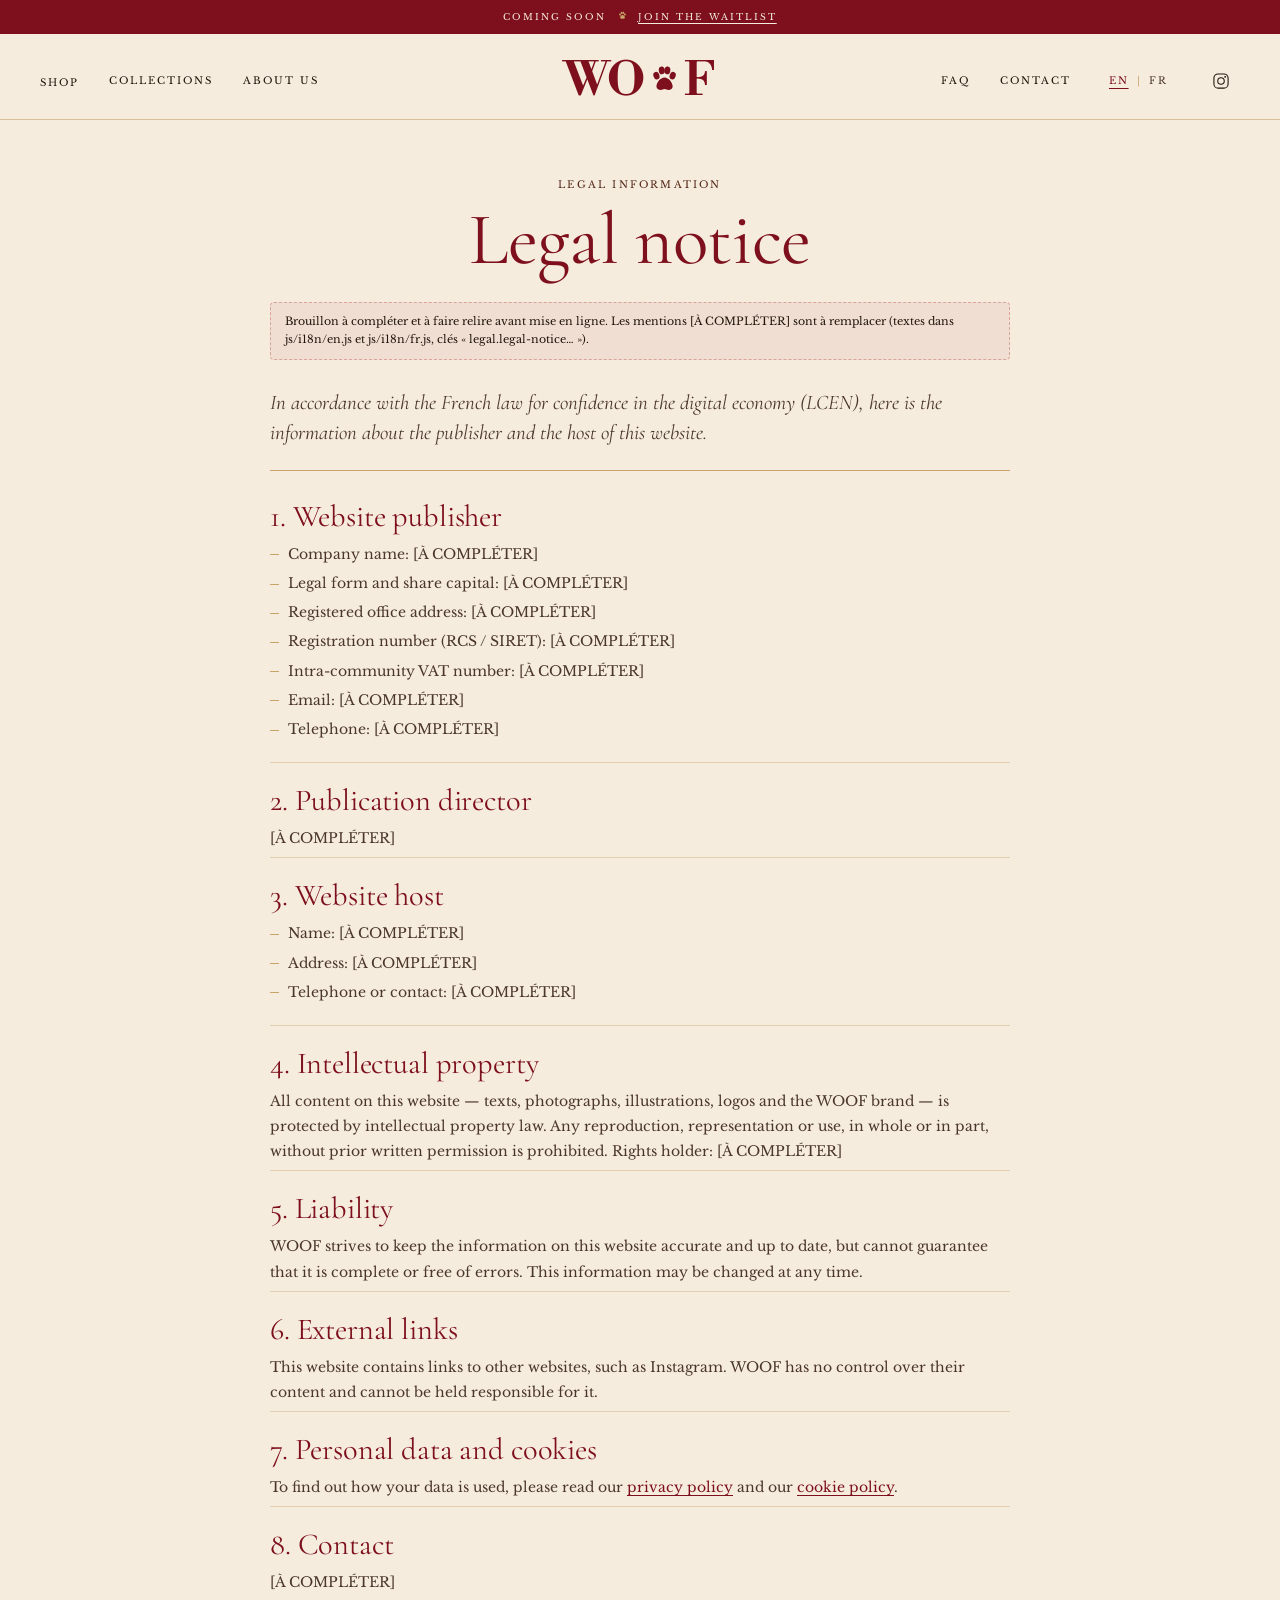
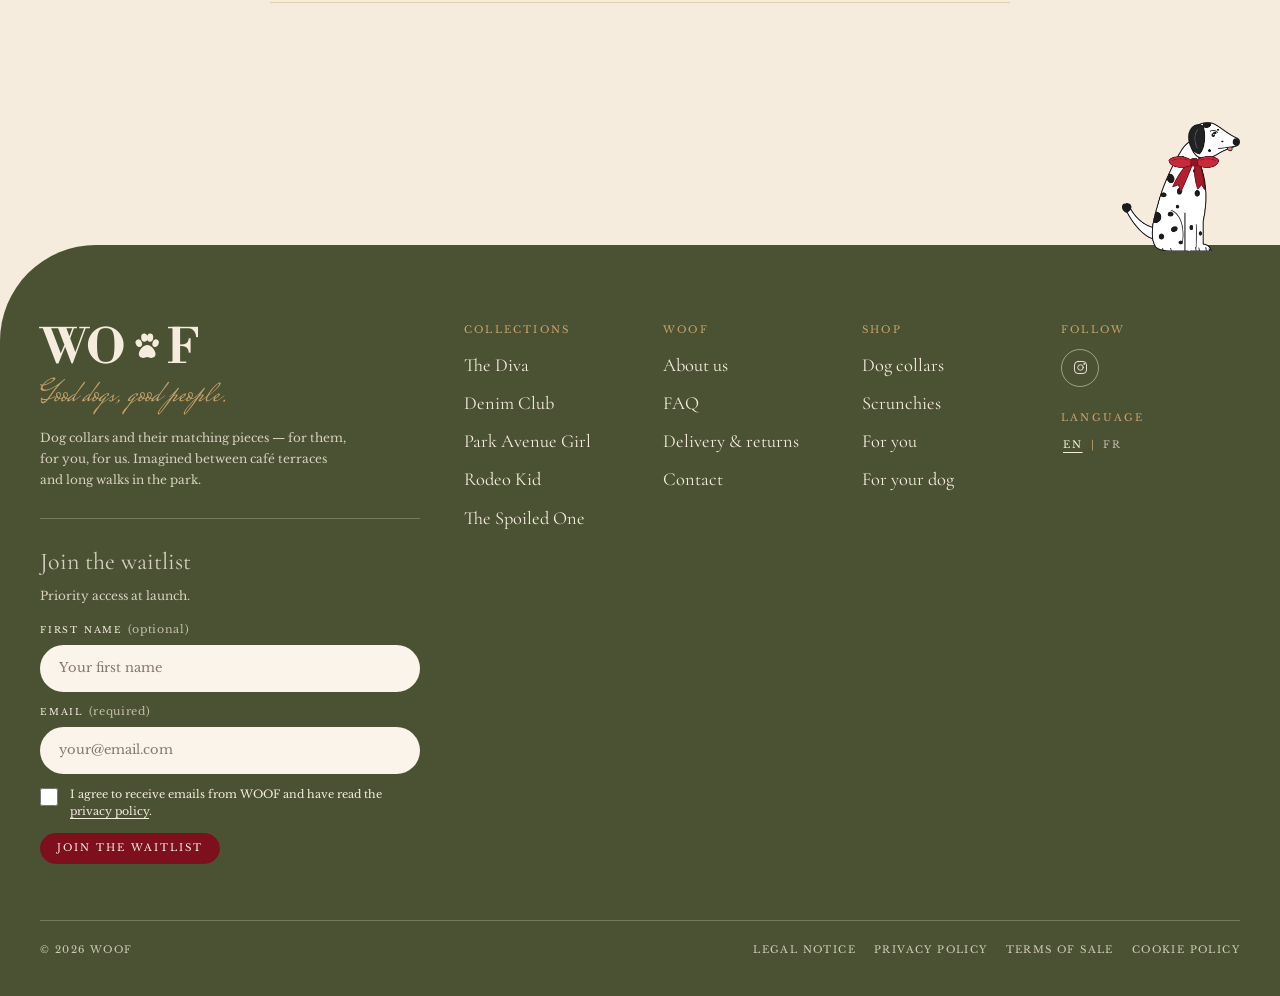
<file: legal-notice.html>
<!DOCTYPE html>
<html lang="en">
<head>
  <meta charset="utf-8">
  <meta name="viewport" content="width=device-width, initial-scale=1">
  <title data-i18n="page.legal-notice.title">Legal notice — WOOF</title>
  <meta name="description" content="Legal notice of the WOOF website." data-i18n-attr="content:page.legal-notice.desc">
  <meta name="theme-color" content="#F6ECDE">
  <!-- ===== APERÇU DE PARTAGE (WhatsApp, Instagram, Facebook, iMessage, X…) =====
       Les adresses doivent être COMPLÈTES (https://…) : les réseaux sociaux ne comprennent pas
       les chemins relatifs. Image : images/og-partage.jpg (1536 × 1024, JPEG). -->
  <link rel="canonical" href="https://carlaguedj.github.io/Woof/legal-notice.html">
  <meta property="og:type" content="website">
  <meta property="og:site_name" content="WOOF">
  <meta property="og:locale" content="en_GB">
  <meta property="og:locale:alternate" content="fr_FR">
  <meta property="og:url" content="https://carlaguedj.github.io/Woof/legal-notice.html">
  <meta property="og:title" content="Legal notice — WOOF">
  <meta property="og:description" content="Legal notice of the WOOF website.">
  <meta property="og:image" content="https://carlaguedj.github.io/Woof/images/og-partage.jpg">
  <meta property="og:image:secure_url" content="https://carlaguedj.github.io/Woof/images/og-partage.jpg">
  <meta property="og:image:type" content="image/jpeg">
  <meta property="og:image:width" content="1536">
  <meta property="og:image:height" content="1024">
  <meta property="og:image:alt" content="WOOF — illustration of a Parisian café terrace with a woman and her dogs wearing WOOF accessories">
  <meta name="twitter:card" content="summary_large_image">
  <meta name="twitter:title" content="Legal notice — WOOF">
  <meta name="twitter:description" content="Legal notice of the WOOF website.">
  <meta name="twitter:image" content="https://carlaguedj.github.io/Woof/images/og-partage.jpg">
  <meta name="twitter:image:alt" content="WOOF — illustration of a Parisian café terrace with a woman and her dogs wearing WOOF accessories">
  <link rel="icon" href="images/favicon.svg" type="image/svg+xml">
  <!-- Polices Google : Cormorant Garamond (titres), Libre Baskerville (texte), Mrs Saint Delafield (manuscrit), Libre Bodoni (logo) -->
  <link rel="preconnect" href="https://fonts.googleapis.com">
  <link rel="preconnect" href="https://fonts.gstatic.com" crossorigin>
  <link href="https://fonts.googleapis.com/css2?family=Libre+Bodoni:wght@700&family=Cormorant+Garamond:ital,wght@0,400;0,500;1,400;1,500&family=Libre+Baskerville:wght@400;700&family=Mrs+Saint+Delafield&display=swap" rel="stylesheet">
  <link rel="stylesheet" href="css/style.css">
  <script>document.documentElement.classList.add("js");</script>
  <!-- Réglages (liste d'attente, langues) puis traductions -->
  <script src="js/config.js"></script>
  <script src="js/i18n.js"></script>
</head>
<body>
  <a class="skip-link" href="#main" data-i18n="a11y.skip">Skip to content</a>

  <!-- Bandeau d'annonce (texte : clés "announce.*" dans js/i18n/) -->
  <p class="announce"><span data-i18n="announce.soon">Coming soon</span> <svg class="icon" aria-hidden="true"><use href="#i-paw"/></svg> <a href="index.html#waitlist" data-i18n="announce.cta">Join the waitlist</a></p>

  <!-- ================= EN-TÊTE / NAVIGATION ================= -->
  <header class="site-header">
    <div class="header-inner">
      <nav class="nav nav--left" aria-label="Main" data-i18n-attr="aria-label:a11y.mainnav">
        <button class="burger" type="button" data-menu-open aria-controls="mobile-menu" aria-expanded="false" aria-label="Open menu" data-i18n-attr="aria-label:nav.menu.open">
          <svg class="icon" aria-hidden="true"><use href="#i-menu"/></svg>
        </button>
        <div class="nav-drop">
          <a class="nav__link" href="shop.html" data-i18n="nav.shop">Shop</a>
          <div class="nav-drop__panel">
            <div>
              <p class="nav-drop__title" data-i18n="nav.bycat">By category</p>
              <ul>
                <li><a href="shop.html?filter=collar" data-i18n="nav.dogcollars">Dog collars</a></li>
                <li><a href="shop.html?filter=scrunchie" data-i18n="nav.scrunchies">Scrunchies</a></li>
                <li><a href="shop.html" data-i18n="nav.allpieces">All pieces</a></li>
              </ul>
            </div>
            <div>
              <p class="nav-drop__title" data-i18n="nav.forwho">For who?</p>
              <ul>
                <li><a href="shop.html?filter=for-you" data-i18n="nav.foryou">For you</a></li>
                <li><a href="shop.html?filter=for-dog" data-i18n="nav.fordog">For your dog</a></li>
              </ul>
            </div>
            <div>
              <p class="nav-drop__title" data-i18n="nav.bycollection">By collection</p>
              <!-- Liste remplie automatiquement depuis js/products.js -->
              <ul data-collection-links="shop"></ul>
            </div>
          </div>
        </div>
        <a class="nav__link" href="index.html#collections" data-i18n="nav.collections">Collections</a>
        <a class="nav__link" href="about.html" data-i18n="nav.about">About us</a>
      </nav>

      <a class="logo" href="index.html" aria-label="WOOF — home" data-i18n-attr="aria-label:a11y.home">WO<svg class="logo__paw" viewBox="0 0 32 32" aria-hidden="true" focusable="false"><g fill="currentColor"><ellipse cx="9" cy="13" rx="2.6" ry="3.3" transform="rotate(-18 9 13)"/><ellipse cx="13.6" cy="8.4" rx="2.6" ry="3.4" transform="rotate(-6 13.6 8.4)"/><ellipse cx="18.4" cy="8.4" rx="2.6" ry="3.4" transform="rotate(6 18.4 8.4)"/><ellipse cx="23" cy="13" rx="2.6" ry="3.3" transform="rotate(18 23 13)"/><path d="M16 14.5c-3.6 0-7 4.6-7 7.6 0 2.2 1.8 3.2 3.6 3.2 1.4 0 2.3-.8 3.4-.8s2 .8 3.4.8c1.8 0 3.6-1 3.6-3.2 0-3-3.4-7.6-7-7.6z"/></g></svg><span class="visually-hidden">O</span>F</a>

      <nav class="nav nav--right" aria-label="Help and language" data-i18n-attr="aria-label:a11y.helpnav">
        <a class="nav__link" href="faq.html" data-i18n="nav.faq">FAQ</a>
        <a class="nav__link" href="contact.html" data-i18n="nav.contact">Contact</a>
        <div class="lang-switch" data-lang-switch></div>
        <a class="nav__icon" href="https://www.instagram.com/woof_clubb/" target="_blank" rel="noopener" aria-label="WOOF on Instagram (@woof_clubb)" data-i18n-attr="aria-label:a11y.insta">
          <svg class="icon" aria-hidden="true"><use href="#i-instagram"/></svg>
        </a>
      </nav>
    </div>
  </header>

  <!-- Menu mobile plein écran -->
  <div class="mobile-menu" id="mobile-menu" aria-hidden="true" role="dialog" aria-label="Menu" data-i18n-attr="aria-label:a11y.menu">
    <div class="mobile-menu__top">
      <a class="logo" href="index.html" aria-label="WOOF — home" data-i18n-attr="aria-label:a11y.home">WO<svg class="logo__paw" viewBox="0 0 32 32" aria-hidden="true" focusable="false"><g fill="currentColor"><ellipse cx="9" cy="13" rx="2.6" ry="3.3" transform="rotate(-18 9 13)"/><ellipse cx="13.6" cy="8.4" rx="2.6" ry="3.4" transform="rotate(-6 13.6 8.4)"/><ellipse cx="18.4" cy="8.4" rx="2.6" ry="3.4" transform="rotate(6 18.4 8.4)"/><ellipse cx="23" cy="13" rx="2.6" ry="3.3" transform="rotate(18 23 13)"/><path d="M16 14.5c-3.6 0-7 4.6-7 7.6 0 2.2 1.8 3.2 3.6 3.2 1.4 0 2.3-.8 3.4-.8s2 .8 3.4.8c1.8 0 3.6-1 3.6-3.2 0-3-3.4-7.6-7-7.6z"/></g></svg><span class="visually-hidden">O</span>F</a>
      <button class="mobile-menu__close" type="button" data-menu-close aria-label="Close menu" data-i18n-attr="aria-label:nav.menu.close">
        <svg class="icon" aria-hidden="true"><use href="#i-close"/></svg>
      </button>
    </div>
    <ul class="mobile-menu__links">
      <li>
        <details class="mm-sub">
          <summary><span data-i18n="nav.shop">Shop</span> <svg class="icon" aria-hidden="true"><use href="#i-chevron"/></svg></summary>
          <div class="mm-sub__body">
            <p data-i18n="nav.bycat">By category</p>
            <a href="shop.html?filter=collar" data-i18n="nav.dogcollars">Dog collars</a>
            <a href="shop.html?filter=scrunchie" data-i18n="nav.scrunchies">Scrunchies</a>
            <p data-i18n="nav.forwho">For who?</p>
            <a href="shop.html?filter=for-you" data-i18n="nav.foryou">For you</a>
            <a href="shop.html?filter=for-dog" data-i18n="nav.fordog">For your dog</a>
            <a href="shop.html" data-i18n="nav.allpieces">All pieces</a>
          </div>
        </details>
      </li>
      <li>
        <details class="mm-sub">
          <summary><span data-i18n="nav.collections">Collections</span> <svg class="icon" aria-hidden="true"><use href="#i-chevron"/></svg></summary>
          <div class="mm-sub__body" data-collection-links="shop-mobile"></div>
        </details>
      </li>
      <li><a href="about.html" data-i18n="nav.about">About us</a></li>
      <li><a href="faq.html" data-i18n="nav.faq">FAQ</a></li>
      <li><a href="contact.html" data-i18n="nav.contact">Contact</a></li>
    </ul>
    <!-- Illustration du menu : images/menu-dalmatien.png -->
    <div class="mobile-menu__art">
      <img src="images/menu-dalmatien.png" alt="" width="885" height="966">
    </div>
    <div class="mobile-menu__foot">
      <a href="index.html#waitlist" data-i18n="nav.waitlist">Join the waitlist</a>
      <a href="https://www.instagram.com/woof_clubb/" target="_blank" rel="noopener">Instagram @woof_clubb</a>
      <div class="lang-switch lang-switch--light" data-lang-switch></div>
    </div>
  </div>

  <main id="main">
    <header class="faq-hero legal-hero">
      <div class="container">
        <p class="eyebrow" data-i18n="legal.eyebrow">Legal information</p>
        <h1 class="legal-hero__title" data-i18n="legal.legal-notice.title">Legal notice</h1>
      </div>
    </header>
    <div class="container legal">
      <!-- ===== ENCADRÉ INTERNE : à supprimer (ce bloc <aside> entier) une fois la page complétée et relue ===== -->
      <aside class="legal-draft" role="note">Brouillon à compléter et à faire relire avant mise en ligne. Les mentions [À COMPLÉTER] sont à remplacer (textes dans js/i18n/en.js et js/i18n/fr.js, clés « legal.legal-notice… »).</aside>
      <!-- ===== FIN DE L'ENCADRÉ INTERNE ===== -->
      <p class="legal__lede" data-i18n="legal.legal-notice.lede">In accordance with the French law for confidence in the digital economy (LCEN), here is the information about the publisher and the host of this website.</p>
      <section class="legal__section">
        <h2 data-i18n="legal.legal-notice.s1.h">1. Website publisher</h2>
        <div data-i18n="legal.legal-notice.s1.b"><ul class="legal-list"><li>Company name: [À COMPLÉTER]</li><li>Legal form and share capital: [À COMPLÉTER]</li><li>Registered office address: [À COMPLÉTER]</li><li>Registration number (RCS / SIRET): [À COMPLÉTER]</li><li>Intra-community VAT number: [À COMPLÉTER]</li><li>Email: [À COMPLÉTER]</li><li>Telephone: [À COMPLÉTER]</li></ul></div>
      </section>
      <section class="legal__section">
        <h2 data-i18n="legal.legal-notice.s2.h">2. Publication director</h2>
        <div data-i18n="legal.legal-notice.s2.b"><p>[À COMPLÉTER]</p></div>
      </section>
      <section class="legal__section">
        <h2 data-i18n="legal.legal-notice.s3.h">3. Website host</h2>
        <div data-i18n="legal.legal-notice.s3.b"><ul class="legal-list"><li>Name: [À COMPLÉTER]</li><li>Address: [À COMPLÉTER]</li><li>Telephone or contact: [À COMPLÉTER]</li></ul></div>
      </section>
      <section class="legal__section">
        <h2 data-i18n="legal.legal-notice.s4.h">4. Intellectual property</h2>
        <div data-i18n="legal.legal-notice.s4.b"><p>All content on this website — texts, photographs, illustrations, logos and the WOOF brand — is protected by intellectual property law. Any reproduction, representation or use, in whole or in part, without prior written permission is prohibited. Rights holder: [À COMPLÉTER]</p></div>
      </section>
      <section class="legal__section">
        <h2 data-i18n="legal.legal-notice.s5.h">5. Liability</h2>
        <div data-i18n="legal.legal-notice.s5.b"><p>WOOF strives to keep the information on this website accurate and up to date, but cannot guarantee that it is complete or free of errors. This information may be changed at any time.</p></div>
      </section>
      <section class="legal__section">
        <h2 data-i18n="legal.legal-notice.s6.h">6. External links</h2>
        <div data-i18n="legal.legal-notice.s6.b"><p>This website contains links to other websites, such as Instagram. WOOF has no control over their content and cannot be held responsible for it.</p></div>
      </section>
      <section class="legal__section">
        <h2 data-i18n="legal.legal-notice.s7.h">7. Personal data and cookies</h2>
        <div data-i18n="legal.legal-notice.s7.b"><p>To find out how your data is used, please read our <a href="privacy-policy.html">privacy policy</a> and our <a href="cookies.html">cookie policy</a>.</p></div>
      </section>
      <section class="legal__section">
        <h2 data-i18n="legal.legal-notice.s8.h">8. Contact</h2>
        <div data-i18n="legal.legal-notice.s8.b"><p>[À COMPLÉTER]</p></div>
      </section>
    </div>
  </main>

  <!-- ================= PIED DE PAGE ================= -->
  <footer class="site-footer">
    <!-- Petit dalmatien posé sur le pied de page (ordinateur et tablette) : images/menu-dalmatien.png -->
    <img class="footer-dog" src="images/menu-dalmatien.png" alt="" width="885" height="966" loading="lazy">
    <div class="container">
      <div class="footer-top">
        <div class="footer-brand">
          <a class="logo" href="index.html" aria-label="WOOF — home" data-i18n-attr="aria-label:a11y.home">WO<svg class="logo__paw" viewBox="0 0 32 32" aria-hidden="true" focusable="false"><g fill="currentColor"><ellipse cx="9" cy="13" rx="2.6" ry="3.3" transform="rotate(-18 9 13)"/><ellipse cx="13.6" cy="8.4" rx="2.6" ry="3.4" transform="rotate(-6 13.6 8.4)"/><ellipse cx="18.4" cy="8.4" rx="2.6" ry="3.4" transform="rotate(6 18.4 8.4)"/><ellipse cx="23" cy="13" rx="2.6" ry="3.3" transform="rotate(18 23 13)"/><path d="M16 14.5c-3.6 0-7 4.6-7 7.6 0 2.2 1.8 3.2 3.6 3.2 1.4 0 2.3-.8 3.4-.8s2 .8 3.4.8c1.8 0 3.6-1 3.6-3.2 0-3-3.4-7.6-7-7.6z"/></g></svg><span class="visually-hidden">O</span>F</a>
          <span class="script" data-i18n="footer.script">Good dogs, good people.</span>
          <p data-i18n="footer.text">Dog collars and their matching pieces — for them, for you, for us. Imagined between café terraces and long walks in the park.</p>
          <!-- Formulaire compact de liste d'attente -->
          <div class="footer-wl">
            <p class="footer-wl__title" data-i18n="footer.wl.title">Join the waitlist</p>
            <p class="footer-wl__text" data-i18n="footer.wl.text">Priority access at launch.</p>
            <!-- ===== FORMULAIRE LISTE D'ATTENTE (envoi : WAITLIST_ENDPOINT dans js/config.js) ===== -->
            <form class="wl-form wl-form--compact" data-waitlist novalidate>
              <div class="wl-fields">
                <label class="wl-field">
                  <span class="wl-label"><span data-i18n="form.firstname">First name</span> <small data-i18n="form.optional">(optional)</small></span>
                  <input type="text" name="first_name" autocomplete="given-name" maxlength="60" placeholder="Your first name" data-i18n-attr="placeholder:form.firstname.ph">
                </label>
                <label class="wl-field">
                  <span class="wl-label"><span data-i18n="form.email">Email</span> <small data-i18n="form.required">(required)</small></span>
                  <input type="email" name="email" required autocomplete="email" maxlength="120" placeholder="your@email.com" data-i18n-attr="placeholder:form.email.ph">
                </label>
              </div>
              <!-- Piège anti-spam (honeypot) : invisible pour les visiteurs, ne pas supprimer -->
              <div class="wl-hp" aria-hidden="true">
                <label><span data-i18n="form.hp">Leave this field empty</span><input type="text" name="_gotcha" tabindex="-1" autocomplete="off"></label>
              </div>
              <label class="wl-consent">
                <input type="checkbox" name="consent" value="yes" required>
                <span data-i18n="form.consent">I agree to receive emails from WOOF and have read the <a href="privacy-policy.html">privacy policy</a>.</span>
              </label>
              <button class="btn wl-submit" type="submit" data-i18n="form.submit">Join the waitlist</button>
              <p class="wl-msg" data-wl-msg role="status" aria-live="polite"></p>
            </form>
          </div>
        </div>
        <div class="footer-cols">
          <div class="footer-col">
            <h3 data-i18n="footer.col.collections">Collections</h3>
            <!-- Liste remplie automatiquement depuis js/products.js -->
            <ul data-collection-links="shop">
              <li><a href="index.html#collections" data-i18n="nav.collections">Collections</a></li>
            </ul>
          </div>
          <div class="footer-col">
            <h3 data-i18n="footer.col.woof">WOOF</h3>
            <ul>
              <li><a href="about.html" data-i18n="nav.about">About us</a></li>
              <li><a href="faq.html" data-i18n="nav.faq">FAQ</a></li>
              <li><a href="faq.html#shipping" data-i18n="footer.delivery">Delivery & returns</a></li>
              <li><a href="contact.html" data-i18n="nav.contact">Contact</a></li>
            </ul>
          </div>
          <div class="footer-col">
            <h3 data-i18n="footer.col.shop">Shop</h3>
            <ul>
              <li><a href="shop.html?filter=collar" data-i18n="nav.dogcollars">Dog collars</a></li>
              <li><a href="shop.html?filter=scrunchie" data-i18n="nav.scrunchies">Scrunchies</a></li>
              <li><a href="shop.html?filter=for-you" data-i18n="nav.foryou">For you</a></li>
              <li><a href="shop.html?filter=for-dog" data-i18n="nav.fordog">For your dog</a></li>
            </ul>
          </div>
          <div class="footer-col">
            <h3 data-i18n="footer.col.follow">Follow</h3>
            <div class="socials">
              <a href="https://www.instagram.com/woof_clubb/" target="_blank" rel="noopener" aria-label="WOOF on Instagram (@woof_clubb)" data-i18n-attr="aria-label:a11y.insta"><svg class="icon" aria-hidden="true"><use href="#i-instagram"/></svg></a>
            </div>
            <p class="footer-lang"><span data-i18n="lang.label">Language</span></p>
            <div class="lang-switch" data-lang-switch></div>
          </div>
        </div>
      </div>
      <div class="footer-bottom">
        <p>© <span data-year>2026</span> WOOF</p>
        <ul>
          <li><a href="legal-notice.html" data-i18n="footer.legal">Legal notice</a></li>
          <li><a href="privacy-policy.html" data-i18n="footer.privacy">Privacy policy</a></li>
          <li><a href="terms-of-sale.html" data-i18n="footer.terms">Terms of sale</a></li>
          <li><a href="cookies.html" data-i18n="footer.cookies">Cookie policy</a></li>
        </ul>
      </div>
    </div>
  </footer>

  <script src="js/products.js"></script>
  <script src="js/reviews.js"></script>
  <script src="js/main.js"></script>
</body>
</html>
</file>
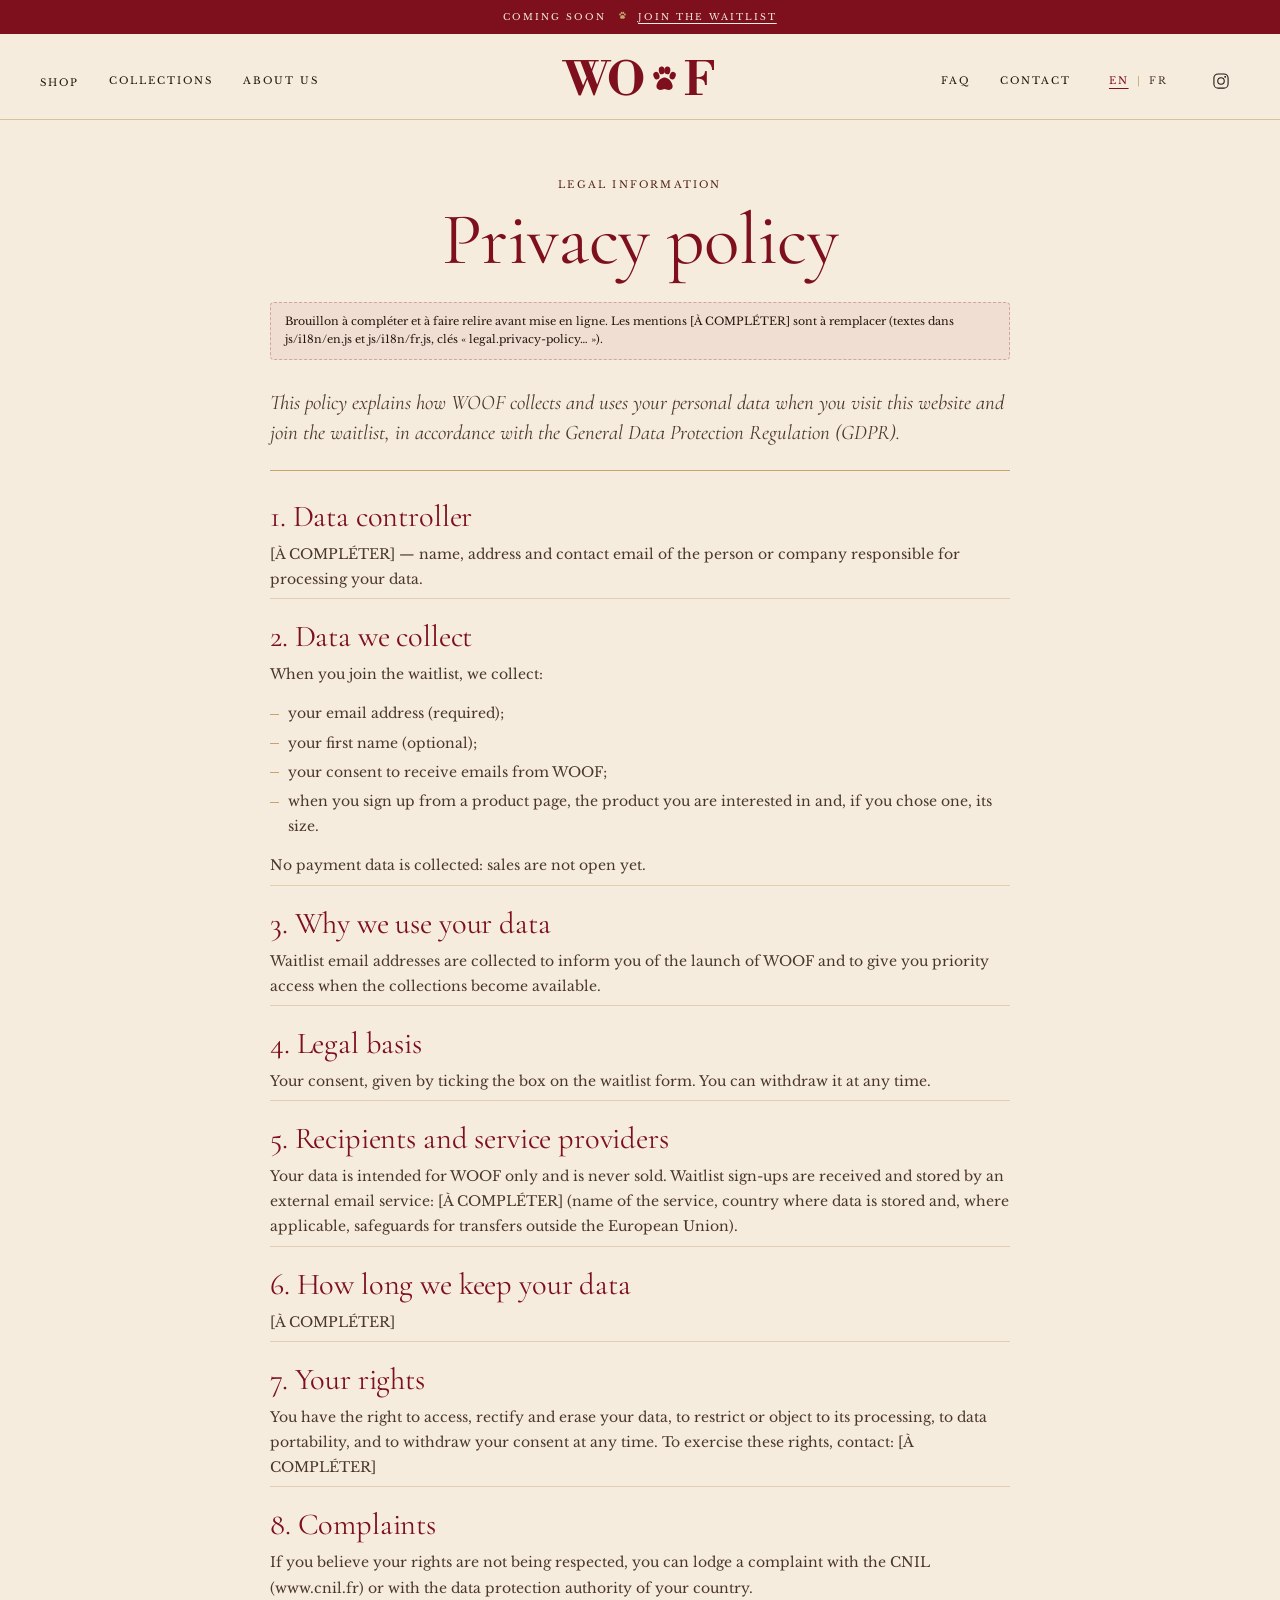
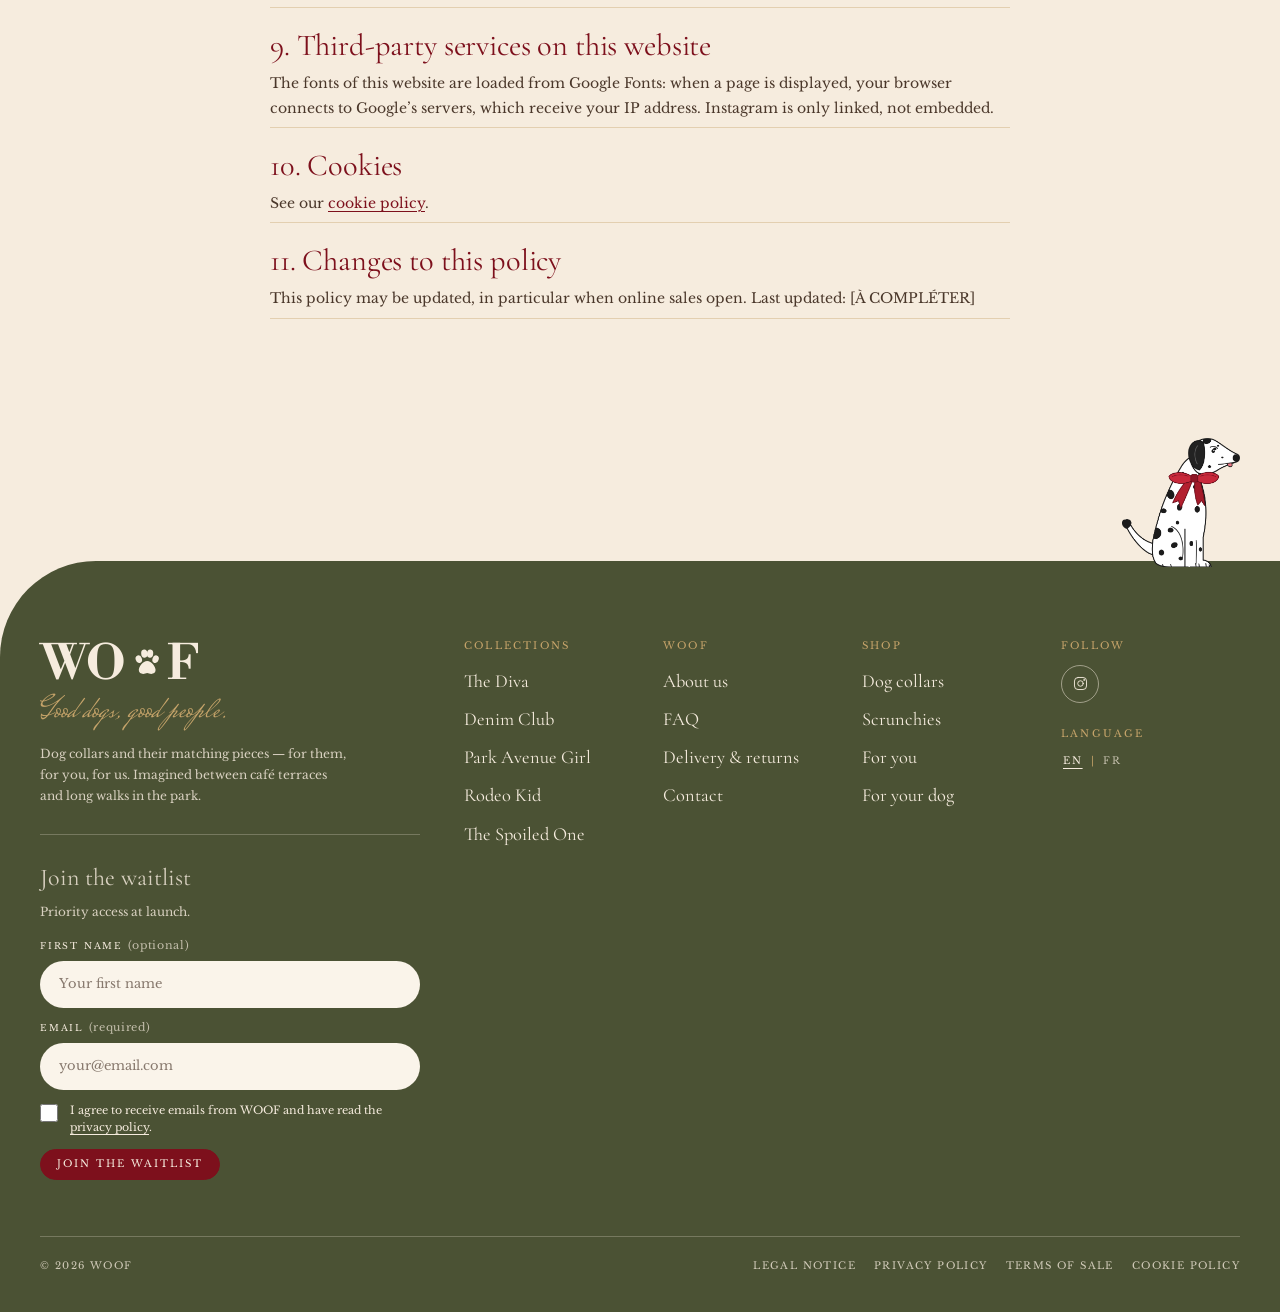
<file: privacy-policy.html>
<!DOCTYPE html>
<html lang="en">
<head>
  <meta charset="utf-8">
  <meta name="viewport" content="width=device-width, initial-scale=1">
  <title data-i18n="page.privacy-policy.title">Privacy policy — WOOF</title>
  <meta name="description" content="How WOOF collects and uses your personal data." data-i18n-attr="content:page.privacy-policy.desc">
  <meta name="theme-color" content="#F6ECDE">
  <!-- ===== APERÇU DE PARTAGE (WhatsApp, Instagram, Facebook, iMessage, X…) =====
       Les adresses doivent être COMPLÈTES (https://…) : les réseaux sociaux ne comprennent pas
       les chemins relatifs. Image : images/og-partage.jpg (1536 × 1024, JPEG). -->
  <link rel="canonical" href="https://carlaguedj.github.io/Woof/privacy-policy.html">
  <meta property="og:type" content="website">
  <meta property="og:site_name" content="WOOF">
  <meta property="og:locale" content="en_GB">
  <meta property="og:locale:alternate" content="fr_FR">
  <meta property="og:url" content="https://carlaguedj.github.io/Woof/privacy-policy.html">
  <meta property="og:title" content="Privacy policy — WOOF">
  <meta property="og:description" content="How WOOF collects and uses your personal data.">
  <meta property="og:image" content="https://carlaguedj.github.io/Woof/images/og-partage.jpg">
  <meta property="og:image:secure_url" content="https://carlaguedj.github.io/Woof/images/og-partage.jpg">
  <meta property="og:image:type" content="image/jpeg">
  <meta property="og:image:width" content="1536">
  <meta property="og:image:height" content="1024">
  <meta property="og:image:alt" content="WOOF — illustration of a Parisian café terrace with a woman and her dogs wearing WOOF accessories">
  <meta name="twitter:card" content="summary_large_image">
  <meta name="twitter:title" content="Privacy policy — WOOF">
  <meta name="twitter:description" content="How WOOF collects and uses your personal data.">
  <meta name="twitter:image" content="https://carlaguedj.github.io/Woof/images/og-partage.jpg">
  <meta name="twitter:image:alt" content="WOOF — illustration of a Parisian café terrace with a woman and her dogs wearing WOOF accessories">
  <link rel="icon" href="images/favicon.svg" type="image/svg+xml">
  <!-- Polices Google : Cormorant Garamond (titres), Libre Baskerville (texte), Mrs Saint Delafield (manuscrit), Libre Bodoni (logo) -->
  <link rel="preconnect" href="https://fonts.googleapis.com">
  <link rel="preconnect" href="https://fonts.gstatic.com" crossorigin>
  <link href="https://fonts.googleapis.com/css2?family=Libre+Bodoni:wght@700&family=Cormorant+Garamond:ital,wght@0,400;0,500;1,400;1,500&family=Libre+Baskerville:wght@400;700&family=Mrs+Saint+Delafield&display=swap" rel="stylesheet">
  <link rel="stylesheet" href="css/style.css">
  <script>document.documentElement.classList.add("js");</script>
  <!-- Réglages (liste d'attente, langues) puis traductions -->
  <script src="js/config.js"></script>
  <script src="js/i18n.js"></script>
</head>
<body>
  <a class="skip-link" href="#main" data-i18n="a11y.skip">Skip to content</a>

  <!-- Bandeau d'annonce (texte : clés "announce.*" dans js/i18n/) -->
  <p class="announce"><span data-i18n="announce.soon">Coming soon</span> <svg class="icon" aria-hidden="true"><use href="#i-paw"/></svg> <a href="index.html#waitlist" data-i18n="announce.cta">Join the waitlist</a></p>

  <!-- ================= EN-TÊTE / NAVIGATION ================= -->
  <header class="site-header">
    <div class="header-inner">
      <nav class="nav nav--left" aria-label="Main" data-i18n-attr="aria-label:a11y.mainnav">
        <button class="burger" type="button" data-menu-open aria-controls="mobile-menu" aria-expanded="false" aria-label="Open menu" data-i18n-attr="aria-label:nav.menu.open">
          <svg class="icon" aria-hidden="true"><use href="#i-menu"/></svg>
        </button>
        <div class="nav-drop">
          <a class="nav__link" href="shop.html" data-i18n="nav.shop">Shop</a>
          <div class="nav-drop__panel">
            <div>
              <p class="nav-drop__title" data-i18n="nav.bycat">By category</p>
              <ul>
                <li><a href="shop.html?filter=collar" data-i18n="nav.dogcollars">Dog collars</a></li>
                <li><a href="shop.html?filter=scrunchie" data-i18n="nav.scrunchies">Scrunchies</a></li>
                <li><a href="shop.html" data-i18n="nav.allpieces">All pieces</a></li>
              </ul>
            </div>
            <div>
              <p class="nav-drop__title" data-i18n="nav.forwho">For who?</p>
              <ul>
                <li><a href="shop.html?filter=for-you" data-i18n="nav.foryou">For you</a></li>
                <li><a href="shop.html?filter=for-dog" data-i18n="nav.fordog">For your dog</a></li>
              </ul>
            </div>
            <div>
              <p class="nav-drop__title" data-i18n="nav.bycollection">By collection</p>
              <!-- Liste remplie automatiquement depuis js/products.js -->
              <ul data-collection-links="shop"></ul>
            </div>
          </div>
        </div>
        <a class="nav__link" href="index.html#collections" data-i18n="nav.collections">Collections</a>
        <a class="nav__link" href="about.html" data-i18n="nav.about">About us</a>
      </nav>

      <a class="logo" href="index.html" aria-label="WOOF — home" data-i18n-attr="aria-label:a11y.home">WO<svg class="logo__paw" viewBox="0 0 32 32" aria-hidden="true" focusable="false"><g fill="currentColor"><ellipse cx="9" cy="13" rx="2.6" ry="3.3" transform="rotate(-18 9 13)"/><ellipse cx="13.6" cy="8.4" rx="2.6" ry="3.4" transform="rotate(-6 13.6 8.4)"/><ellipse cx="18.4" cy="8.4" rx="2.6" ry="3.4" transform="rotate(6 18.4 8.4)"/><ellipse cx="23" cy="13" rx="2.6" ry="3.3" transform="rotate(18 23 13)"/><path d="M16 14.5c-3.6 0-7 4.6-7 7.6 0 2.2 1.8 3.2 3.6 3.2 1.4 0 2.3-.8 3.4-.8s2 .8 3.4.8c1.8 0 3.6-1 3.6-3.2 0-3-3.4-7.6-7-7.6z"/></g></svg><span class="visually-hidden">O</span>F</a>

      <nav class="nav nav--right" aria-label="Help and language" data-i18n-attr="aria-label:a11y.helpnav">
        <a class="nav__link" href="faq.html" data-i18n="nav.faq">FAQ</a>
        <a class="nav__link" href="contact.html" data-i18n="nav.contact">Contact</a>
        <div class="lang-switch" data-lang-switch></div>
        <a class="nav__icon" href="https://www.instagram.com/woof_clubb/" target="_blank" rel="noopener" aria-label="WOOF on Instagram (@woof_clubb)" data-i18n-attr="aria-label:a11y.insta">
          <svg class="icon" aria-hidden="true"><use href="#i-instagram"/></svg>
        </a>
      </nav>
    </div>
  </header>

  <!-- Menu mobile plein écran -->
  <div class="mobile-menu" id="mobile-menu" aria-hidden="true" role="dialog" aria-label="Menu" data-i18n-attr="aria-label:a11y.menu">
    <div class="mobile-menu__top">
      <a class="logo" href="index.html" aria-label="WOOF — home" data-i18n-attr="aria-label:a11y.home">WO<svg class="logo__paw" viewBox="0 0 32 32" aria-hidden="true" focusable="false"><g fill="currentColor"><ellipse cx="9" cy="13" rx="2.6" ry="3.3" transform="rotate(-18 9 13)"/><ellipse cx="13.6" cy="8.4" rx="2.6" ry="3.4" transform="rotate(-6 13.6 8.4)"/><ellipse cx="18.4" cy="8.4" rx="2.6" ry="3.4" transform="rotate(6 18.4 8.4)"/><ellipse cx="23" cy="13" rx="2.6" ry="3.3" transform="rotate(18 23 13)"/><path d="M16 14.5c-3.6 0-7 4.6-7 7.6 0 2.2 1.8 3.2 3.6 3.2 1.4 0 2.3-.8 3.4-.8s2 .8 3.4.8c1.8 0 3.6-1 3.6-3.2 0-3-3.4-7.6-7-7.6z"/></g></svg><span class="visually-hidden">O</span>F</a>
      <button class="mobile-menu__close" type="button" data-menu-close aria-label="Close menu" data-i18n-attr="aria-label:nav.menu.close">
        <svg class="icon" aria-hidden="true"><use href="#i-close"/></svg>
      </button>
    </div>
    <ul class="mobile-menu__links">
      <li>
        <details class="mm-sub">
          <summary><span data-i18n="nav.shop">Shop</span> <svg class="icon" aria-hidden="true"><use href="#i-chevron"/></svg></summary>
          <div class="mm-sub__body">
            <p data-i18n="nav.bycat">By category</p>
            <a href="shop.html?filter=collar" data-i18n="nav.dogcollars">Dog collars</a>
            <a href="shop.html?filter=scrunchie" data-i18n="nav.scrunchies">Scrunchies</a>
            <p data-i18n="nav.forwho">For who?</p>
            <a href="shop.html?filter=for-you" data-i18n="nav.foryou">For you</a>
            <a href="shop.html?filter=for-dog" data-i18n="nav.fordog">For your dog</a>
            <a href="shop.html" data-i18n="nav.allpieces">All pieces</a>
          </div>
        </details>
      </li>
      <li>
        <details class="mm-sub">
          <summary><span data-i18n="nav.collections">Collections</span> <svg class="icon" aria-hidden="true"><use href="#i-chevron"/></svg></summary>
          <div class="mm-sub__body" data-collection-links="shop-mobile"></div>
        </details>
      </li>
      <li><a href="about.html" data-i18n="nav.about">About us</a></li>
      <li><a href="faq.html" data-i18n="nav.faq">FAQ</a></li>
      <li><a href="contact.html" data-i18n="nav.contact">Contact</a></li>
    </ul>
    <!-- Illustration du menu : images/menu-dalmatien.png -->
    <div class="mobile-menu__art">
      <img src="images/menu-dalmatien.png" alt="" width="885" height="966">
    </div>
    <div class="mobile-menu__foot">
      <a href="index.html#waitlist" data-i18n="nav.waitlist">Join the waitlist</a>
      <a href="https://www.instagram.com/woof_clubb/" target="_blank" rel="noopener">Instagram @woof_clubb</a>
      <div class="lang-switch lang-switch--light" data-lang-switch></div>
    </div>
  </div>

  <main id="main">
    <header class="faq-hero legal-hero">
      <div class="container">
        <p class="eyebrow" data-i18n="legal.eyebrow">Legal information</p>
        <h1 class="legal-hero__title" data-i18n="legal.privacy-policy.title">Privacy policy</h1>
      </div>
    </header>
    <div class="container legal">
      <!-- ===== ENCADRÉ INTERNE : à supprimer (ce bloc <aside> entier) une fois la page complétée et relue ===== -->
      <aside class="legal-draft" role="note">Brouillon à compléter et à faire relire avant mise en ligne. Les mentions [À COMPLÉTER] sont à remplacer (textes dans js/i18n/en.js et js/i18n/fr.js, clés « legal.privacy-policy… »).</aside>
      <!-- ===== FIN DE L'ENCADRÉ INTERNE ===== -->
      <p class="legal__lede" data-i18n="legal.privacy-policy.lede">This policy explains how WOOF collects and uses your personal data when you visit this website and join the waitlist, in accordance with the General Data Protection Regulation (GDPR).</p>
      <section class="legal__section">
        <h2 data-i18n="legal.privacy-policy.s1.h">1. Data controller</h2>
        <div data-i18n="legal.privacy-policy.s1.b"><p>[À COMPLÉTER] — name, address and contact email of the person or company responsible for processing your data.</p></div>
      </section>
      <section class="legal__section">
        <h2 data-i18n="legal.privacy-policy.s2.h">2. Data we collect</h2>
        <div data-i18n="legal.privacy-policy.s2.b"><p>When you join the waitlist, we collect:</p><ul class="legal-list"><li>your email address (required);</li><li>your first name (optional);</li><li>your consent to receive emails from WOOF;</li><li>when you sign up from a product page, the product you are interested in and, if you chose one, its size.</li></ul><p>No payment data is collected: sales are not open yet.</p></div>
      </section>
      <section class="legal__section">
        <h2 data-i18n="legal.privacy-policy.s3.h">3. Why we use your data</h2>
        <div data-i18n="legal.privacy-policy.s3.b"><p>Waitlist email addresses are collected to inform you of the launch of WOOF and to give you priority access when the collections become available.</p></div>
      </section>
      <section class="legal__section">
        <h2 data-i18n="legal.privacy-policy.s4.h">4. Legal basis</h2>
        <div data-i18n="legal.privacy-policy.s4.b"><p>Your consent, given by ticking the box on the waitlist form. You can withdraw it at any time.</p></div>
      </section>
      <section class="legal__section">
        <h2 data-i18n="legal.privacy-policy.s5.h">5. Recipients and service providers</h2>
        <div data-i18n="legal.privacy-policy.s5.b"><p>Your data is intended for WOOF only and is never sold. Waitlist sign-ups are received and stored by an external email service: [À COMPLÉTER] (name of the service, country where data is stored and, where applicable, safeguards for transfers outside the European Union).</p></div>
      </section>
      <section class="legal__section">
        <h2 data-i18n="legal.privacy-policy.s6.h">6. How long we keep your data</h2>
        <div data-i18n="legal.privacy-policy.s6.b"><p>[À COMPLÉTER]</p></div>
      </section>
      <section class="legal__section">
        <h2 data-i18n="legal.privacy-policy.s7.h">7. Your rights</h2>
        <div data-i18n="legal.privacy-policy.s7.b"><p>You have the right to access, rectify and erase your data, to restrict or object to its processing, to data portability, and to withdraw your consent at any time. To exercise these rights, contact: [À COMPLÉTER]</p></div>
      </section>
      <section class="legal__section">
        <h2 data-i18n="legal.privacy-policy.s8.h">8. Complaints</h2>
        <div data-i18n="legal.privacy-policy.s8.b"><p>If you believe your rights are not being respected, you can lodge a complaint with the CNIL (www.cnil.fr) or with the data protection authority of your country.</p></div>
      </section>
      <section class="legal__section">
        <h2 data-i18n="legal.privacy-policy.s9.h">9. Third-party services on this website</h2>
        <div data-i18n="legal.privacy-policy.s9.b"><p>The fonts of this website are loaded from Google Fonts: when a page is displayed, your browser connects to Google’s servers, which receive your IP address. Instagram is only linked, not embedded.</p></div>
      </section>
      <section class="legal__section">
        <h2 data-i18n="legal.privacy-policy.s10.h">10. Cookies</h2>
        <div data-i18n="legal.privacy-policy.s10.b"><p>See our <a href="cookies.html">cookie policy</a>.</p></div>
      </section>
      <section class="legal__section">
        <h2 data-i18n="legal.privacy-policy.s11.h">11. Changes to this policy</h2>
        <div data-i18n="legal.privacy-policy.s11.b"><p>This policy may be updated, in particular when online sales open. Last updated: [À COMPLÉTER]</p></div>
      </section>
    </div>
  </main>

  <!-- ================= PIED DE PAGE ================= -->
  <footer class="site-footer">
    <!-- Petit dalmatien posé sur le pied de page (ordinateur et tablette) : images/menu-dalmatien.png -->
    <img class="footer-dog" src="images/menu-dalmatien.png" alt="" width="885" height="966" loading="lazy">
    <div class="container">
      <div class="footer-top">
        <div class="footer-brand">
          <a class="logo" href="index.html" aria-label="WOOF — home" data-i18n-attr="aria-label:a11y.home">WO<svg class="logo__paw" viewBox="0 0 32 32" aria-hidden="true" focusable="false"><g fill="currentColor"><ellipse cx="9" cy="13" rx="2.6" ry="3.3" transform="rotate(-18 9 13)"/><ellipse cx="13.6" cy="8.4" rx="2.6" ry="3.4" transform="rotate(-6 13.6 8.4)"/><ellipse cx="18.4" cy="8.4" rx="2.6" ry="3.4" transform="rotate(6 18.4 8.4)"/><ellipse cx="23" cy="13" rx="2.6" ry="3.3" transform="rotate(18 23 13)"/><path d="M16 14.5c-3.6 0-7 4.6-7 7.6 0 2.2 1.8 3.2 3.6 3.2 1.4 0 2.3-.8 3.4-.8s2 .8 3.4.8c1.8 0 3.6-1 3.6-3.2 0-3-3.4-7.6-7-7.6z"/></g></svg><span class="visually-hidden">O</span>F</a>
          <span class="script" data-i18n="footer.script">Good dogs, good people.</span>
          <p data-i18n="footer.text">Dog collars and their matching pieces — for them, for you, for us. Imagined between café terraces and long walks in the park.</p>
          <!-- Formulaire compact de liste d'attente -->
          <div class="footer-wl">
            <p class="footer-wl__title" data-i18n="footer.wl.title">Join the waitlist</p>
            <p class="footer-wl__text" data-i18n="footer.wl.text">Priority access at launch.</p>
            <!-- ===== FORMULAIRE LISTE D'ATTENTE (envoi : WAITLIST_ENDPOINT dans js/config.js) ===== -->
            <form class="wl-form wl-form--compact" data-waitlist novalidate>
              <div class="wl-fields">
                <label class="wl-field">
                  <span class="wl-label"><span data-i18n="form.firstname">First name</span> <small data-i18n="form.optional">(optional)</small></span>
                  <input type="text" name="first_name" autocomplete="given-name" maxlength="60" placeholder="Your first name" data-i18n-attr="placeholder:form.firstname.ph">
                </label>
                <label class="wl-field">
                  <span class="wl-label"><span data-i18n="form.email">Email</span> <small data-i18n="form.required">(required)</small></span>
                  <input type="email" name="email" required autocomplete="email" maxlength="120" placeholder="your@email.com" data-i18n-attr="placeholder:form.email.ph">
                </label>
              </div>
              <!-- Piège anti-spam (honeypot) : invisible pour les visiteurs, ne pas supprimer -->
              <div class="wl-hp" aria-hidden="true">
                <label><span data-i18n="form.hp">Leave this field empty</span><input type="text" name="_gotcha" tabindex="-1" autocomplete="off"></label>
              </div>
              <label class="wl-consent">
                <input type="checkbox" name="consent" value="yes" required>
                <span data-i18n="form.consent">I agree to receive emails from WOOF and have read the <a href="privacy-policy.html">privacy policy</a>.</span>
              </label>
              <button class="btn wl-submit" type="submit" data-i18n="form.submit">Join the waitlist</button>
              <p class="wl-msg" data-wl-msg role="status" aria-live="polite"></p>
            </form>
          </div>
        </div>
        <div class="footer-cols">
          <div class="footer-col">
            <h3 data-i18n="footer.col.collections">Collections</h3>
            <!-- Liste remplie automatiquement depuis js/products.js -->
            <ul data-collection-links="shop">
              <li><a href="index.html#collections" data-i18n="nav.collections">Collections</a></li>
            </ul>
          </div>
          <div class="footer-col">
            <h3 data-i18n="footer.col.woof">WOOF</h3>
            <ul>
              <li><a href="about.html" data-i18n="nav.about">About us</a></li>
              <li><a href="faq.html" data-i18n="nav.faq">FAQ</a></li>
              <li><a href="faq.html#shipping" data-i18n="footer.delivery">Delivery & returns</a></li>
              <li><a href="contact.html" data-i18n="nav.contact">Contact</a></li>
            </ul>
          </div>
          <div class="footer-col">
            <h3 data-i18n="footer.col.shop">Shop</h3>
            <ul>
              <li><a href="shop.html?filter=collar" data-i18n="nav.dogcollars">Dog collars</a></li>
              <li><a href="shop.html?filter=scrunchie" data-i18n="nav.scrunchies">Scrunchies</a></li>
              <li><a href="shop.html?filter=for-you" data-i18n="nav.foryou">For you</a></li>
              <li><a href="shop.html?filter=for-dog" data-i18n="nav.fordog">For your dog</a></li>
            </ul>
          </div>
          <div class="footer-col">
            <h3 data-i18n="footer.col.follow">Follow</h3>
            <div class="socials">
              <a href="https://www.instagram.com/woof_clubb/" target="_blank" rel="noopener" aria-label="WOOF on Instagram (@woof_clubb)" data-i18n-attr="aria-label:a11y.insta"><svg class="icon" aria-hidden="true"><use href="#i-instagram"/></svg></a>
            </div>
            <p class="footer-lang"><span data-i18n="lang.label">Language</span></p>
            <div class="lang-switch" data-lang-switch></div>
          </div>
        </div>
      </div>
      <div class="footer-bottom">
        <p>© <span data-year>2026</span> WOOF</p>
        <ul>
          <li><a href="legal-notice.html" data-i18n="footer.legal">Legal notice</a></li>
          <li><a href="privacy-policy.html" data-i18n="footer.privacy">Privacy policy</a></li>
          <li><a href="terms-of-sale.html" data-i18n="footer.terms">Terms of sale</a></li>
          <li><a href="cookies.html" data-i18n="footer.cookies">Cookie policy</a></li>
        </ul>
      </div>
    </div>
  </footer>

  <script src="js/products.js"></script>
  <script src="js/reviews.js"></script>
  <script src="js/main.js"></script>
</body>
</html>
</file>
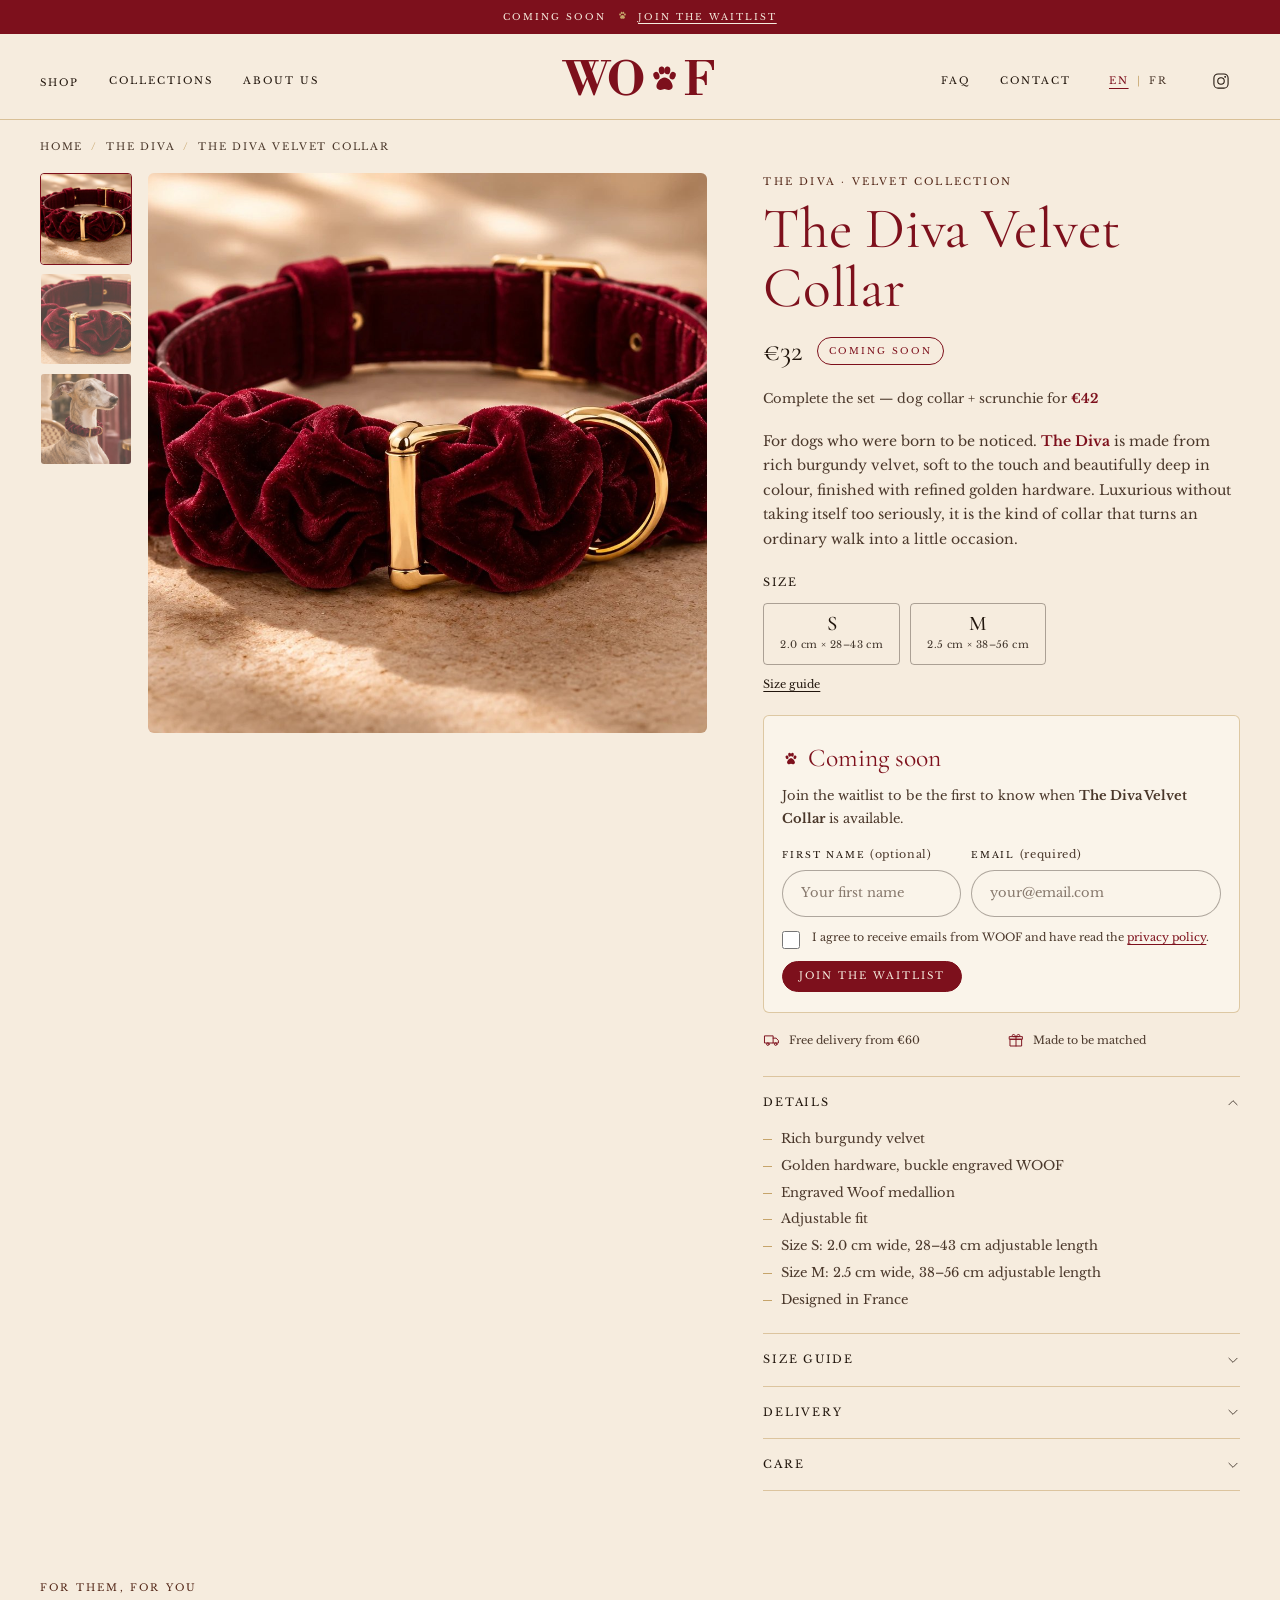
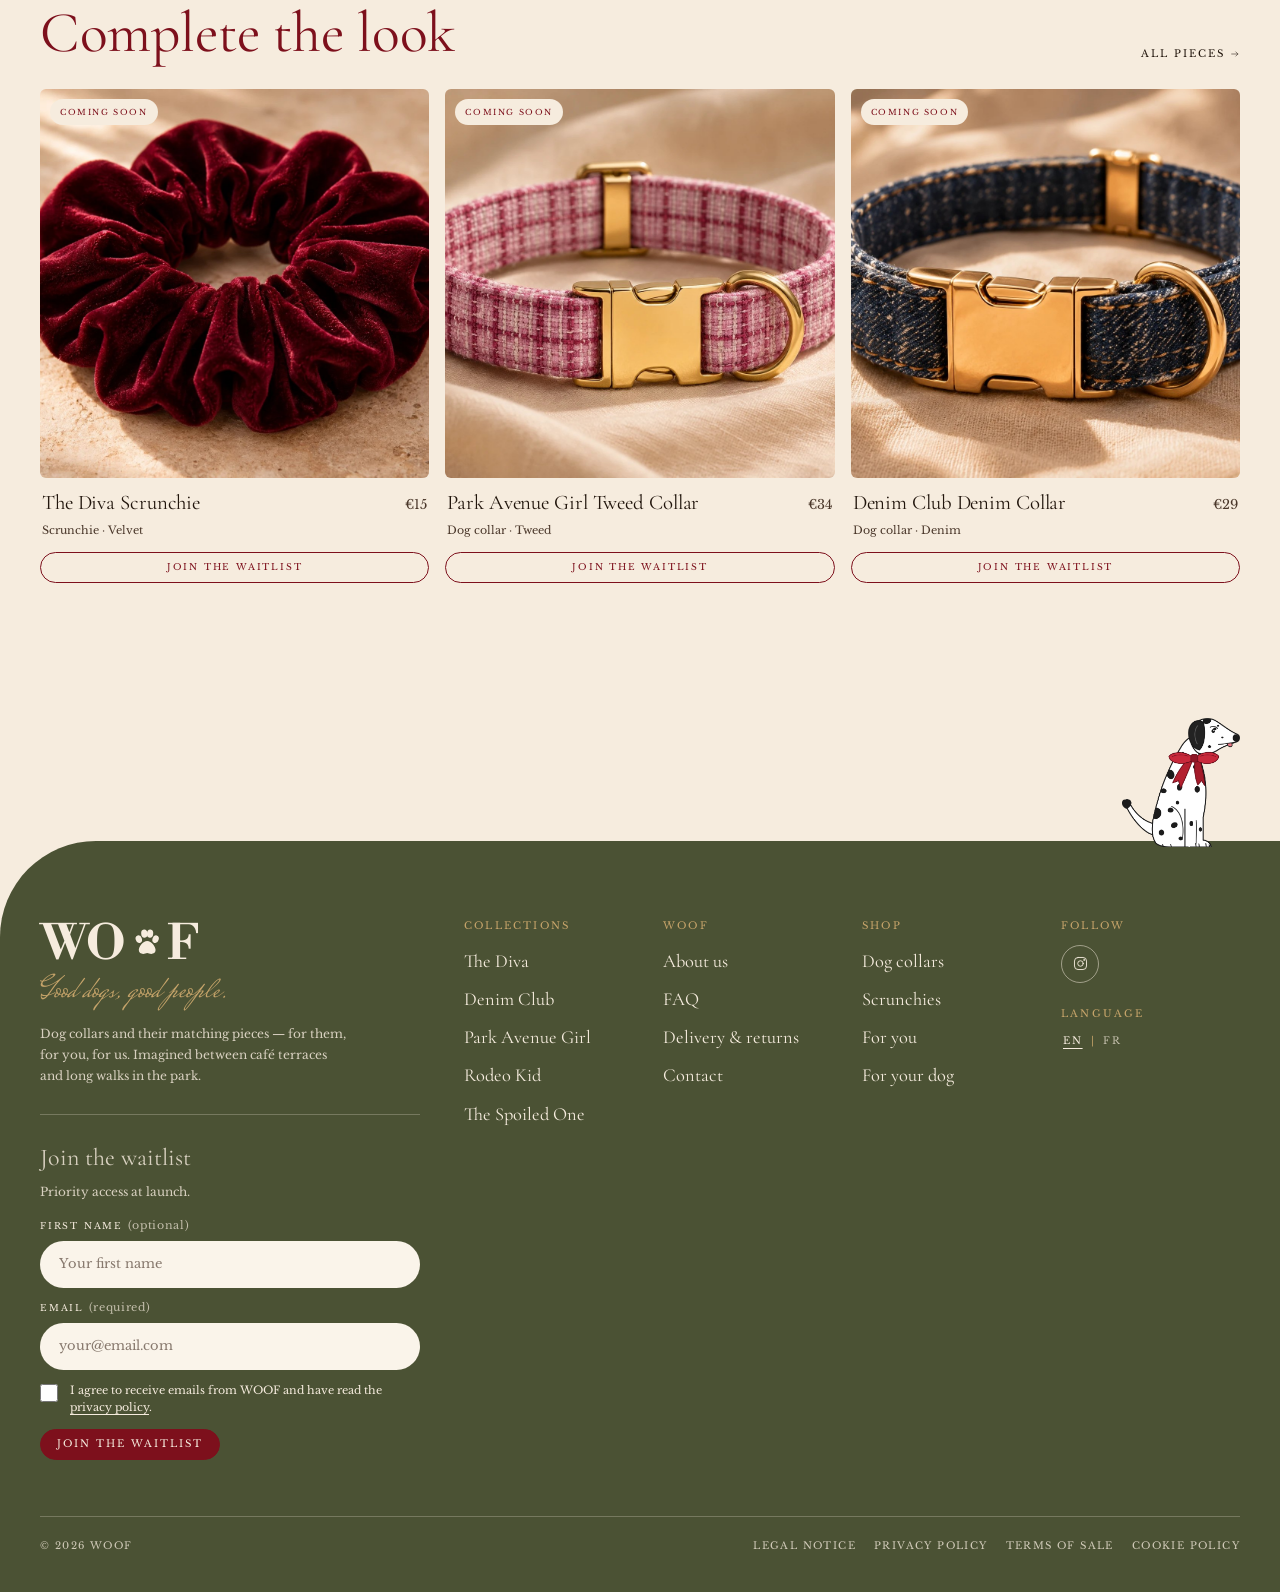
<file: product.html>
<!DOCTYPE html>
<html lang="en">
<head>
  <meta charset="utf-8">
  <meta name="viewport" content="width=device-width, initial-scale=1">
  <title data-i18n="page.product.title">WOOF — Dog collars & matching scrunchies</title>
  <meta name="description" content="Discover WOOF dog collars and their matching scrunchies." data-i18n-attr="content:page.product.desc">
  <meta name="theme-color" content="#F6ECDE">
  <!-- ===== APERÇU DE PARTAGE (WhatsApp, Instagram, Facebook, iMessage, X…) =====
       Les adresses doivent être COMPLÈTES (https://…) : les réseaux sociaux ne comprennent pas
       les chemins relatifs. Image : images/og-partage.jpg (1536 × 1024, JPEG). -->
  <link rel="canonical" href="https://carlaguedj.github.io/Woof/product.html">
  <meta property="og:type" content="website">
  <meta property="og:site_name" content="WOOF">
  <meta property="og:locale" content="en_GB">
  <meta property="og:locale:alternate" content="fr_FR">
  <meta property="og:url" content="https://carlaguedj.github.io/Woof/product.html">
  <meta property="og:title" content="WOOF — Dog collars &amp; matching scrunchies">
  <meta property="og:description" content="Discover WOOF dog collars and their matching scrunchies.">
  <meta property="og:image" content="https://carlaguedj.github.io/Woof/images/og-partage.jpg">
  <meta property="og:image:secure_url" content="https://carlaguedj.github.io/Woof/images/og-partage.jpg">
  <meta property="og:image:type" content="image/jpeg">
  <meta property="og:image:width" content="1536">
  <meta property="og:image:height" content="1024">
  <meta property="og:image:alt" content="WOOF — illustration of a Parisian café terrace with a woman and her dogs wearing WOOF accessories">
  <meta name="twitter:card" content="summary_large_image">
  <meta name="twitter:title" content="WOOF — Dog collars &amp; matching scrunchies">
  <meta name="twitter:description" content="Discover WOOF dog collars and their matching scrunchies.">
  <meta name="twitter:image" content="https://carlaguedj.github.io/Woof/images/og-partage.jpg">
  <meta name="twitter:image:alt" content="WOOF — illustration of a Parisian café terrace with a woman and her dogs wearing WOOF accessories">
  <link rel="icon" href="images/favicon.svg" type="image/svg+xml">
  <!-- Polices Google : Cormorant Garamond (titres), Libre Baskerville (texte), Mrs Saint Delafield (manuscrit), Libre Bodoni (logo) -->
  <link rel="preconnect" href="https://fonts.googleapis.com">
  <link rel="preconnect" href="https://fonts.gstatic.com" crossorigin>
  <link href="https://fonts.googleapis.com/css2?family=Libre+Bodoni:wght@700&family=Cormorant+Garamond:ital,wght@0,400;0,500;1,400;1,500&family=Libre+Baskerville:wght@400;700&family=Mrs+Saint+Delafield&display=swap" rel="stylesheet">
  <link rel="stylesheet" href="css/style.css">
  <script>document.documentElement.classList.add("js");</script>
  <!-- Réglages (liste d'attente, langues) puis traductions -->
  <script src="js/config.js"></script>
  <script src="js/i18n.js"></script>
</head>
<body>
  <a class="skip-link" href="#main" data-i18n="a11y.skip">Skip to content</a>

  <!-- Bandeau d'annonce (texte : clés "announce.*" dans js/i18n/) -->
  <p class="announce"><span data-i18n="announce.soon">Coming soon</span> <svg class="icon" aria-hidden="true"><use href="#i-paw"/></svg> <a href="index.html#waitlist" data-i18n="announce.cta">Join the waitlist</a></p>

  <!-- ================= EN-TÊTE / NAVIGATION ================= -->
  <header class="site-header">
    <div class="header-inner">
      <nav class="nav nav--left" aria-label="Main" data-i18n-attr="aria-label:a11y.mainnav">
        <button class="burger" type="button" data-menu-open aria-controls="mobile-menu" aria-expanded="false" aria-label="Open menu" data-i18n-attr="aria-label:nav.menu.open">
          <svg class="icon" aria-hidden="true"><use href="#i-menu"/></svg>
        </button>
        <div class="nav-drop">
          <a class="nav__link" href="shop.html" data-i18n="nav.shop">Shop</a>
          <div class="nav-drop__panel">
            <div>
              <p class="nav-drop__title" data-i18n="nav.bycat">By category</p>
              <ul>
                <li><a href="shop.html?filter=collar" data-i18n="nav.dogcollars">Dog collars</a></li>
                <li><a href="shop.html?filter=scrunchie" data-i18n="nav.scrunchies">Scrunchies</a></li>
                <li><a href="shop.html" data-i18n="nav.allpieces">All pieces</a></li>
              </ul>
            </div>
            <div>
              <p class="nav-drop__title" data-i18n="nav.forwho">For who?</p>
              <ul>
                <li><a href="shop.html?filter=for-you" data-i18n="nav.foryou">For you</a></li>
                <li><a href="shop.html?filter=for-dog" data-i18n="nav.fordog">For your dog</a></li>
              </ul>
            </div>
            <div>
              <p class="nav-drop__title" data-i18n="nav.bycollection">By collection</p>
              <!-- Liste remplie automatiquement depuis js/products.js -->
              <ul data-collection-links="shop"></ul>
            </div>
          </div>
        </div>
        <a class="nav__link" href="index.html#collections" data-i18n="nav.collections">Collections</a>
        <a class="nav__link" href="about.html" data-i18n="nav.about">About us</a>
      </nav>

      <a class="logo" href="index.html" aria-label="WOOF — home" data-i18n-attr="aria-label:a11y.home">WO<svg class="logo__paw" viewBox="0 0 32 32" aria-hidden="true" focusable="false"><g fill="currentColor"><ellipse cx="9" cy="13" rx="2.6" ry="3.3" transform="rotate(-18 9 13)"/><ellipse cx="13.6" cy="8.4" rx="2.6" ry="3.4" transform="rotate(-6 13.6 8.4)"/><ellipse cx="18.4" cy="8.4" rx="2.6" ry="3.4" transform="rotate(6 18.4 8.4)"/><ellipse cx="23" cy="13" rx="2.6" ry="3.3" transform="rotate(18 23 13)"/><path d="M16 14.5c-3.6 0-7 4.6-7 7.6 0 2.2 1.8 3.2 3.6 3.2 1.4 0 2.3-.8 3.4-.8s2 .8 3.4.8c1.8 0 3.6-1 3.6-3.2 0-3-3.4-7.6-7-7.6z"/></g></svg><span class="visually-hidden">O</span>F</a>

      <nav class="nav nav--right" aria-label="Help and language" data-i18n-attr="aria-label:a11y.helpnav">
        <a class="nav__link" href="faq.html" data-i18n="nav.faq">FAQ</a>
        <a class="nav__link" href="contact.html" data-i18n="nav.contact">Contact</a>
        <div class="lang-switch" data-lang-switch></div>
        <a class="nav__icon" href="https://www.instagram.com/woof_clubb/" target="_blank" rel="noopener" aria-label="WOOF on Instagram (@woof_clubb)" data-i18n-attr="aria-label:a11y.insta">
          <svg class="icon" aria-hidden="true"><use href="#i-instagram"/></svg>
        </a>
      </nav>
    </div>
  </header>

  <!-- Menu mobile plein écran -->
  <div class="mobile-menu" id="mobile-menu" aria-hidden="true" role="dialog" aria-label="Menu" data-i18n-attr="aria-label:a11y.menu">
    <div class="mobile-menu__top">
      <a class="logo" href="index.html" aria-label="WOOF — home" data-i18n-attr="aria-label:a11y.home">WO<svg class="logo__paw" viewBox="0 0 32 32" aria-hidden="true" focusable="false"><g fill="currentColor"><ellipse cx="9" cy="13" rx="2.6" ry="3.3" transform="rotate(-18 9 13)"/><ellipse cx="13.6" cy="8.4" rx="2.6" ry="3.4" transform="rotate(-6 13.6 8.4)"/><ellipse cx="18.4" cy="8.4" rx="2.6" ry="3.4" transform="rotate(6 18.4 8.4)"/><ellipse cx="23" cy="13" rx="2.6" ry="3.3" transform="rotate(18 23 13)"/><path d="M16 14.5c-3.6 0-7 4.6-7 7.6 0 2.2 1.8 3.2 3.6 3.2 1.4 0 2.3-.8 3.4-.8s2 .8 3.4.8c1.8 0 3.6-1 3.6-3.2 0-3-3.4-7.6-7-7.6z"/></g></svg><span class="visually-hidden">O</span>F</a>
      <button class="mobile-menu__close" type="button" data-menu-close aria-label="Close menu" data-i18n-attr="aria-label:nav.menu.close">
        <svg class="icon" aria-hidden="true"><use href="#i-close"/></svg>
      </button>
    </div>
    <ul class="mobile-menu__links">
      <li>
        <details class="mm-sub">
          <summary><span data-i18n="nav.shop">Shop</span> <svg class="icon" aria-hidden="true"><use href="#i-chevron"/></svg></summary>
          <div class="mm-sub__body">
            <p data-i18n="nav.bycat">By category</p>
            <a href="shop.html?filter=collar" data-i18n="nav.dogcollars">Dog collars</a>
            <a href="shop.html?filter=scrunchie" data-i18n="nav.scrunchies">Scrunchies</a>
            <p data-i18n="nav.forwho">For who?</p>
            <a href="shop.html?filter=for-you" data-i18n="nav.foryou">For you</a>
            <a href="shop.html?filter=for-dog" data-i18n="nav.fordog">For your dog</a>
            <a href="shop.html" data-i18n="nav.allpieces">All pieces</a>
          </div>
        </details>
      </li>
      <li>
        <details class="mm-sub">
          <summary><span data-i18n="nav.collections">Collections</span> <svg class="icon" aria-hidden="true"><use href="#i-chevron"/></svg></summary>
          <div class="mm-sub__body" data-collection-links="shop-mobile"></div>
        </details>
      </li>
      <li><a href="about.html" data-i18n="nav.about">About us</a></li>
      <li><a href="faq.html" data-i18n="nav.faq">FAQ</a></li>
      <li><a href="contact.html" data-i18n="nav.contact">Contact</a></li>
    </ul>
    <!-- Illustration du menu : images/menu-dalmatien.png -->
    <div class="mobile-menu__art">
      <img src="images/menu-dalmatien.png" alt="" width="885" height="966">
    </div>
    <div class="mobile-menu__foot">
      <a href="index.html#waitlist" data-i18n="nav.waitlist">Join the waitlist</a>
      <a href="https://www.instagram.com/woof_clubb/" target="_blank" rel="noopener">Instagram @woof_clubb</a>
      <div class="lang-switch lang-switch--light" data-lang-switch></div>
    </div>
  </div>

  <main id="main">
    <!-- ================= FICHE PRODUIT =================
         Cette page est un modèle unique : elle affiche le produit indiqué dans l'adresse
         (ex. product.html?id=the-diva-collar). Les textes, photos et prix viennent de
         js/products.js — c'est là qu'il faut les modifier, pas ici. -->
    <div class="container" data-product-page>
      <nav class="breadcrumb" aria-label="Breadcrumb" data-i18n-attr="aria-label:product.breadcrumb">
        <a href="index.html" data-i18n="product.home">Home</a><span>/</span><span data-p-crumb-type style="margin:0;color:inherit"><a href="shop.html" data-i18n="nav.shop">Shop</a></span><span>/</span><span data-p-crumb style="margin:0;color:inherit">WOOF</span>
      </nav>

      <section class="pdp">
        <div class="gallery" data-gallery>
          <div class="media gallery__main">
            <img data-gallery-main src="images/park-avenue-girl-collier-1.jpg" alt="WOOF">
          </div>
          <div class="gallery__thumbs" data-gallery-thumbs></div>
        </div>

        <div class="pdp__info">
          <p class="eyebrow" style="color:var(--chestnut);margin-bottom:10px" data-p-collection></p>
          <h1 data-p-name>WOOF</h1>
          <p class="pdp__price" data-p-price><span class="badge-soon" data-i18n="status.coming-soon">Coming soon</span></p>
          <p class="pdp__set" data-p-set></p>
          <!-- Description du produit (texte dans js/products.js) -->
          <div class="pdp__intro" data-p-description></div>

          <fieldset class="option" data-p-sizes></fieldset>

          <!-- ===== LISTE D'ATTENTE (pré-lancement) =====
               Pas de vente pour l'instant. Le jour de la mise en vente, ce bloc
               sera remplacé par le bouton d'achat Shopify. -->
          <div class="notify" id="notify">
            <p class="notify__title"><svg class="icon" aria-hidden="true"><use href="#i-paw"/></svg> <span data-p-status data-i18n="status.coming-soon">Coming soon</span></p>
            <p class="notify__text" data-p-wl-text></p>
            <!-- ===== FORMULAIRE LISTE D'ATTENTE (envoi : WAITLIST_ENDPOINT dans js/config.js) ===== -->
            <form class="wl-form wl-form--product" data-waitlist novalidate>
              <input type="hidden" name="product" value="" data-p-notify-field>
              <div class="wl-fields">
                <label class="wl-field">
                  <span class="wl-label"><span data-i18n="form.firstname">First name</span> <small data-i18n="form.optional">(optional)</small></span>
                  <input type="text" name="first_name" autocomplete="given-name" maxlength="60" placeholder="Your first name" data-i18n-attr="placeholder:form.firstname.ph">
                </label>
                <label class="wl-field">
                  <span class="wl-label"><span data-i18n="form.email">Email</span> <small data-i18n="form.required">(required)</small></span>
                  <input type="email" name="email" required autocomplete="email" maxlength="120" placeholder="your@email.com" data-i18n-attr="placeholder:form.email.ph">
                </label>
              </div>
              <!-- Piège anti-spam (honeypot) : invisible pour les visiteurs, ne pas supprimer -->
              <div class="wl-hp" aria-hidden="true">
                <label><span data-i18n="form.hp">Leave this field empty</span><input type="text" name="_gotcha" tabindex="-1" autocomplete="off"></label>
              </div>
              <label class="wl-consent">
                <input type="checkbox" name="consent" value="yes" required>
                <span data-i18n="form.consent">I agree to receive emails from WOOF and have read the <a href="privacy-policy.html">privacy policy</a>.</span>
              </label>
              <button class="btn wl-submit" type="submit" data-i18n="form.submit">Join the waitlist</button>
              <p class="wl-msg" data-wl-msg role="status" aria-live="polite"></p>
            </form>
          </div>

          <ul class="pdp__reassure">
            <li><svg class="icon" aria-hidden="true"><use href="#i-truck"/></svg><span data-i18n="product.reassure.delivery">Free delivery from €60</span></li>
            <li><svg class="icon" aria-hidden="true"><use href="#i-gift"/></svg><span data-i18n="product.reassure.match">Made to be matched</span></li>
          </ul>

          <div class="accordion">
            <details open>
              <summary><span data-i18n="product.details">Details</span> <svg class="icon" aria-hidden="true"><use href="#i-chevron-down"/></svg></summary>
              <div data-p-details></div>
            </details>
            <details id="size-guide">
              <summary><span data-i18n="product.sizeguide">Size guide</span> <svg class="icon" aria-hidden="true"><use href="#i-chevron-down"/></svg></summary>
              <div>
                <!-- Guide des tailles : rempli depuis WOOF_SIZES dans js/products.js -->
                <table data-size-table></table>
                <p style="margin-top:10px" data-i18n="product.measure">Measure around your dog’s neck and choose the size whose length range includes it.</p>
              </div>
            </details>
            <details>
              <summary><span data-i18n="product.delivery">Delivery</span> <svg class="icon" aria-hidden="true"><use href="#i-chevron-down"/></svg></summary>
              <div><p data-i18n="product.delivery.text">Delivery: €4.90 for orders below €60. Free delivery from €60 — that’s two sets.</p></div>
            </details>
            <details>
              <summary><span data-i18n="product.care">Care</span> <svg class="icon" aria-hidden="true"><use href="#i-chevron-down"/></svg></summary>
              <div><p data-i18n="product.care.text">We recommend washing your collars by hand rather than in a washing machine. See our <a href="faq.html#care">FAQ</a>.</p></div>
            </details>
          </div>
        </div>
      </section>
    </div>

    <section class="section" aria-labelledby="look-title">
      <div class="container">
        <div class="shop-head">
          <div>
            <p class="eyebrow" data-i18n="product.look.eyebrow">For them, for you</p>
            <h2 class="section-title" id="look-title" data-i18n="product.look.title">Complete the look</h2>
          </div>
          <a class="link-arrow" href="shop.html"><span data-i18n="product.look.all">All pieces</span> <svg class="icon" aria-hidden="true"><use href="#i-arrow"/></svg></a>
        </div>
        <div class="product-grid" data-p-look></div>
      </div>
    </section>
  </main>

  <!-- ================= PIED DE PAGE ================= -->
  <footer class="site-footer">
    <!-- Petit dalmatien posé sur le pied de page (ordinateur et tablette) : images/menu-dalmatien.png -->
    <img class="footer-dog" src="images/menu-dalmatien.png" alt="" width="885" height="966" loading="lazy">
    <div class="container">
      <div class="footer-top">
        <div class="footer-brand">
          <a class="logo" href="index.html" aria-label="WOOF — home" data-i18n-attr="aria-label:a11y.home">WO<svg class="logo__paw" viewBox="0 0 32 32" aria-hidden="true" focusable="false"><g fill="currentColor"><ellipse cx="9" cy="13" rx="2.6" ry="3.3" transform="rotate(-18 9 13)"/><ellipse cx="13.6" cy="8.4" rx="2.6" ry="3.4" transform="rotate(-6 13.6 8.4)"/><ellipse cx="18.4" cy="8.4" rx="2.6" ry="3.4" transform="rotate(6 18.4 8.4)"/><ellipse cx="23" cy="13" rx="2.6" ry="3.3" transform="rotate(18 23 13)"/><path d="M16 14.5c-3.6 0-7 4.6-7 7.6 0 2.2 1.8 3.2 3.6 3.2 1.4 0 2.3-.8 3.4-.8s2 .8 3.4.8c1.8 0 3.6-1 3.6-3.2 0-3-3.4-7.6-7-7.6z"/></g></svg><span class="visually-hidden">O</span>F</a>
          <span class="script" data-i18n="footer.script">Good dogs, good people.</span>
          <p data-i18n="footer.text">Dog collars and their matching pieces — for them, for you, for us. Imagined between café terraces and long walks in the park.</p>
          <!-- Formulaire compact de liste d'attente -->
          <div class="footer-wl">
            <p class="footer-wl__title" data-i18n="footer.wl.title">Join the waitlist</p>
            <p class="footer-wl__text" data-i18n="footer.wl.text">Priority access at launch.</p>
            <!-- ===== FORMULAIRE LISTE D'ATTENTE (envoi : WAITLIST_ENDPOINT dans js/config.js) ===== -->
            <form class="wl-form wl-form--compact" data-waitlist novalidate>
              <div class="wl-fields">
                <label class="wl-field">
                  <span class="wl-label"><span data-i18n="form.firstname">First name</span> <small data-i18n="form.optional">(optional)</small></span>
                  <input type="text" name="first_name" autocomplete="given-name" maxlength="60" placeholder="Your first name" data-i18n-attr="placeholder:form.firstname.ph">
                </label>
                <label class="wl-field">
                  <span class="wl-label"><span data-i18n="form.email">Email</span> <small data-i18n="form.required">(required)</small></span>
                  <input type="email" name="email" required autocomplete="email" maxlength="120" placeholder="your@email.com" data-i18n-attr="placeholder:form.email.ph">
                </label>
              </div>
              <!-- Piège anti-spam (honeypot) : invisible pour les visiteurs, ne pas supprimer -->
              <div class="wl-hp" aria-hidden="true">
                <label><span data-i18n="form.hp">Leave this field empty</span><input type="text" name="_gotcha" tabindex="-1" autocomplete="off"></label>
              </div>
              <label class="wl-consent">
                <input type="checkbox" name="consent" value="yes" required>
                <span data-i18n="form.consent">I agree to receive emails from WOOF and have read the <a href="privacy-policy.html">privacy policy</a>.</span>
              </label>
              <button class="btn wl-submit" type="submit" data-i18n="form.submit">Join the waitlist</button>
              <p class="wl-msg" data-wl-msg role="status" aria-live="polite"></p>
            </form>
          </div>
        </div>
        <div class="footer-cols">
          <div class="footer-col">
            <h3 data-i18n="footer.col.collections">Collections</h3>
            <!-- Liste remplie automatiquement depuis js/products.js -->
            <ul data-collection-links="shop">
              <li><a href="index.html#collections" data-i18n="nav.collections">Collections</a></li>
            </ul>
          </div>
          <div class="footer-col">
            <h3 data-i18n="footer.col.woof">WOOF</h3>
            <ul>
              <li><a href="about.html" data-i18n="nav.about">About us</a></li>
              <li><a href="faq.html" data-i18n="nav.faq">FAQ</a></li>
              <li><a href="faq.html#shipping" data-i18n="footer.delivery">Delivery & returns</a></li>
              <li><a href="contact.html" data-i18n="nav.contact">Contact</a></li>
            </ul>
          </div>
          <div class="footer-col">
            <h3 data-i18n="footer.col.shop">Shop</h3>
            <ul>
              <li><a href="shop.html?filter=collar" data-i18n="nav.dogcollars">Dog collars</a></li>
              <li><a href="shop.html?filter=scrunchie" data-i18n="nav.scrunchies">Scrunchies</a></li>
              <li><a href="shop.html?filter=for-you" data-i18n="nav.foryou">For you</a></li>
              <li><a href="shop.html?filter=for-dog" data-i18n="nav.fordog">For your dog</a></li>
            </ul>
          </div>
          <div class="footer-col">
            <h3 data-i18n="footer.col.follow">Follow</h3>
            <div class="socials">
              <a href="https://www.instagram.com/woof_clubb/" target="_blank" rel="noopener" aria-label="WOOF on Instagram (@woof_clubb)" data-i18n-attr="aria-label:a11y.insta"><svg class="icon" aria-hidden="true"><use href="#i-instagram"/></svg></a>
            </div>
            <p class="footer-lang"><span data-i18n="lang.label">Language</span></p>
            <div class="lang-switch" data-lang-switch></div>
          </div>
        </div>
      </div>
      <div class="footer-bottom">
        <p>© <span data-year>2026</span> WOOF</p>
        <ul>
          <li><a href="legal-notice.html" data-i18n="footer.legal">Legal notice</a></li>
          <li><a href="privacy-policy.html" data-i18n="footer.privacy">Privacy policy</a></li>
          <li><a href="terms-of-sale.html" data-i18n="footer.terms">Terms of sale</a></li>
          <li><a href="cookies.html" data-i18n="footer.cookies">Cookie policy</a></li>
        </ul>
      </div>
    </div>
  </footer>

  <script src="js/products.js"></script>
  <script src="js/reviews.js"></script>
  <script src="js/main.js"></script>
</body>
</html>
</file>
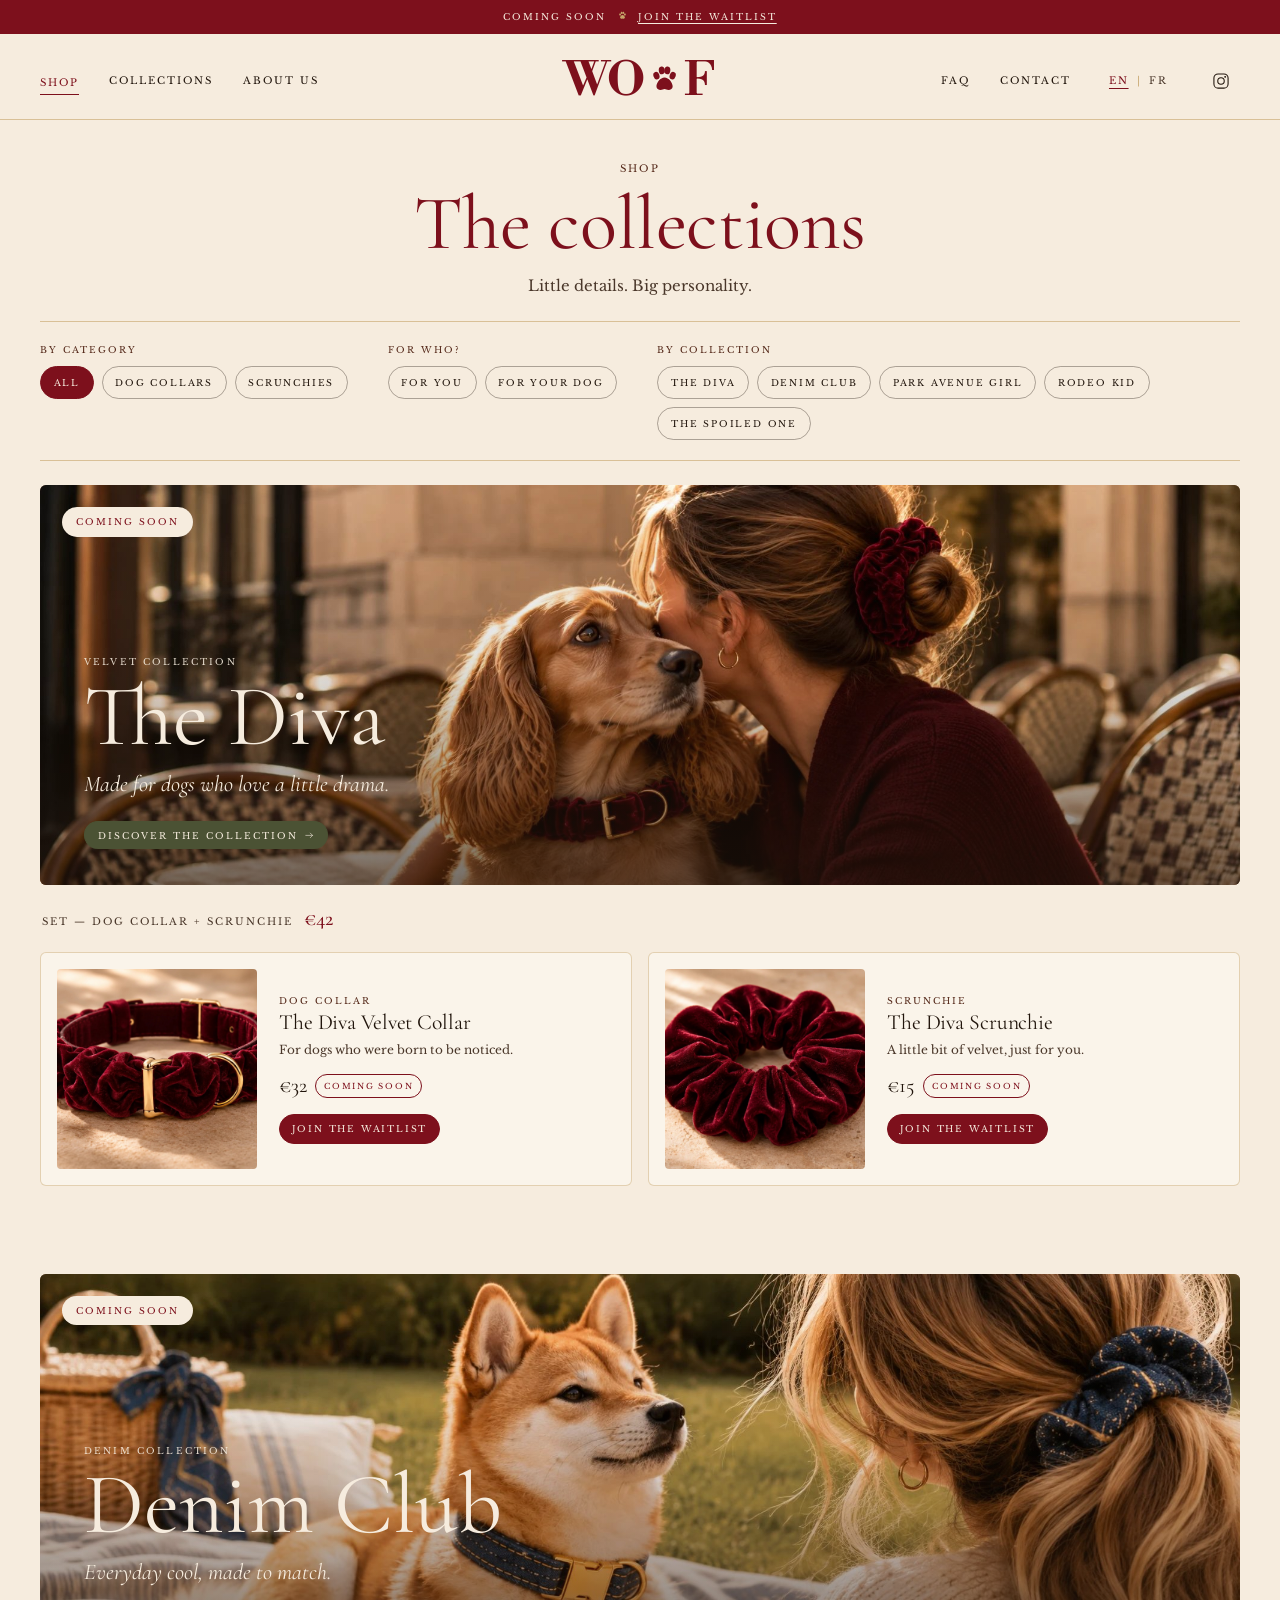
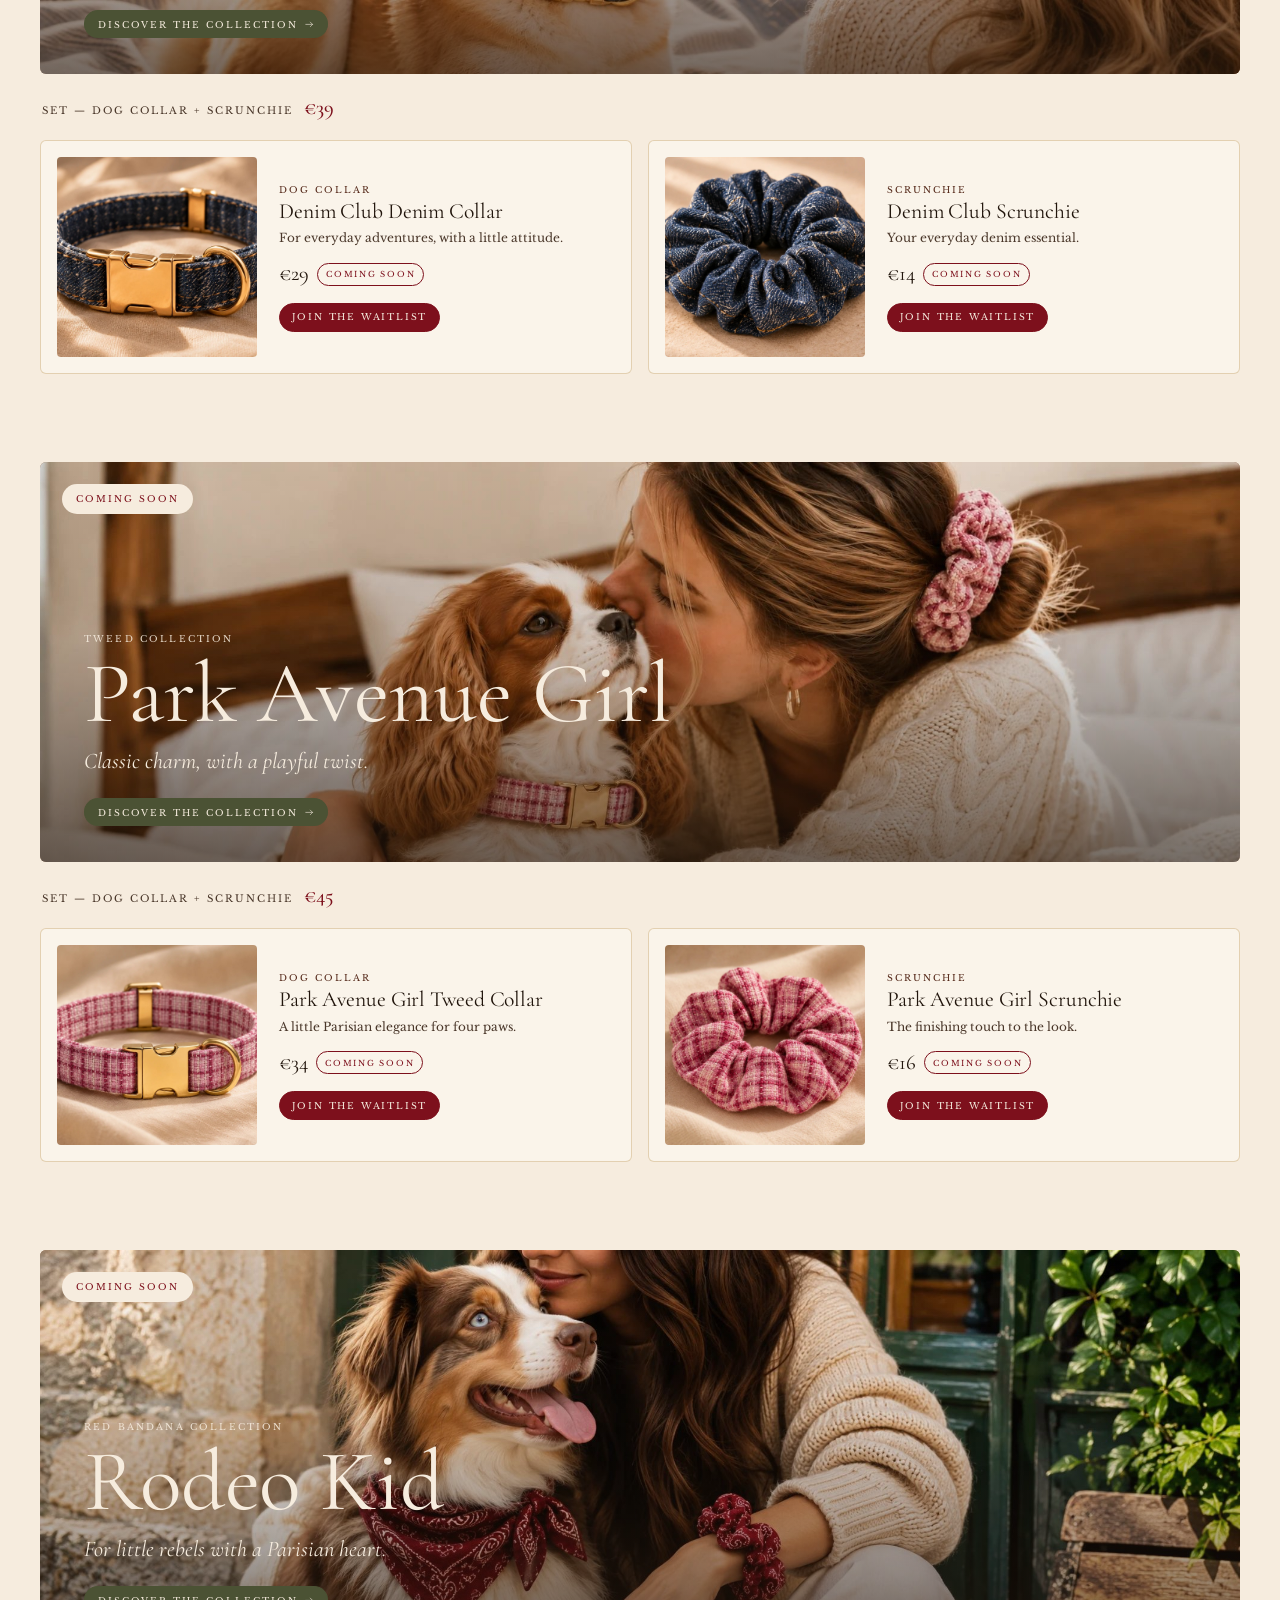
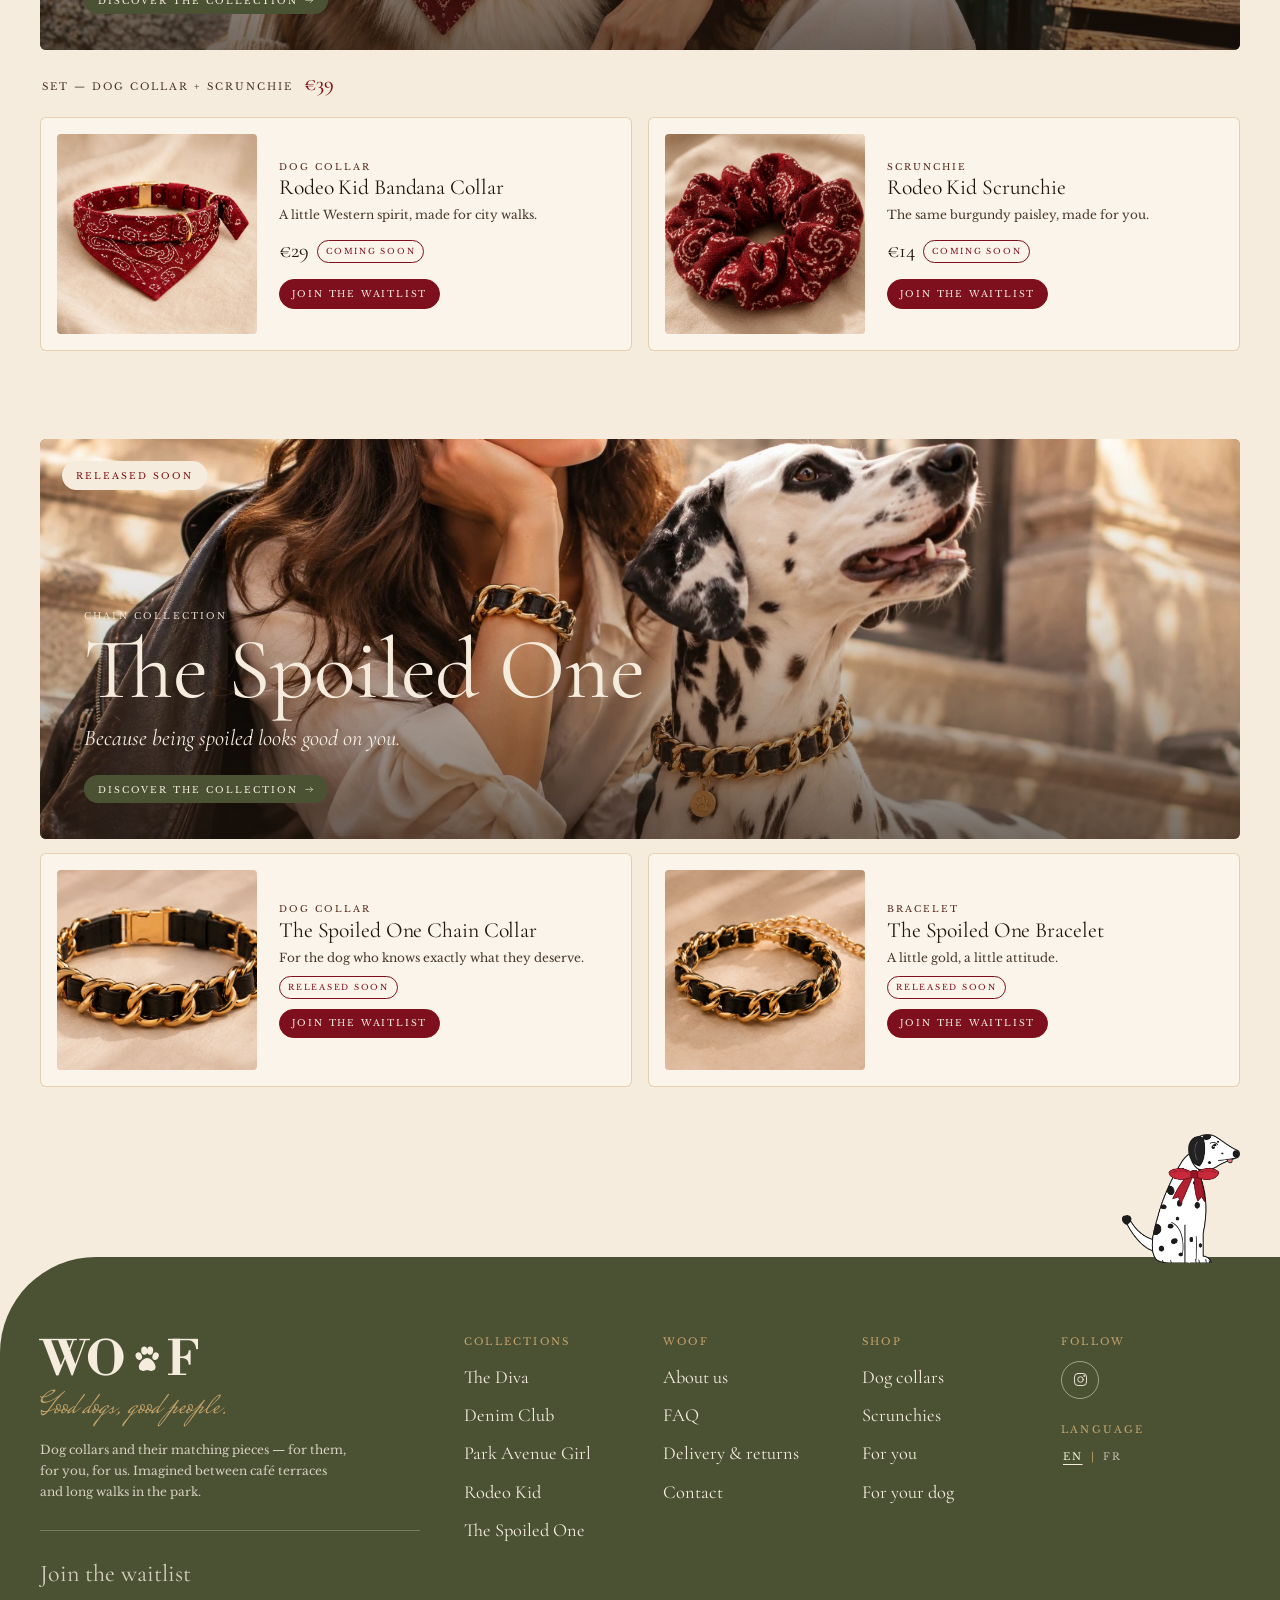
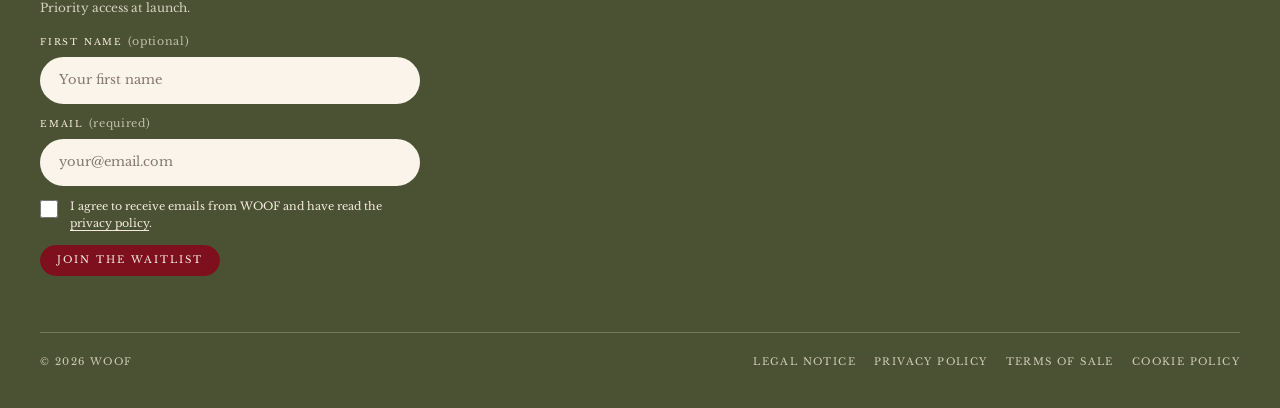
<file: shop.html>
<!DOCTYPE html>
<html lang="en">
<head>
  <meta charset="utf-8">
  <meta name="viewport" content="width=device-width, initial-scale=1">
  <title data-i18n="page.shop.title">Shop — WOOF</title>
  <meta name="description" content="Discover WOOF by category, for you or for your dog, or by collection." data-i18n-attr="content:page.shop.desc">
  <meta name="theme-color" content="#F6ECDE">
  <!-- ===== APERÇU DE PARTAGE (WhatsApp, Instagram, Facebook, iMessage, X…) =====
       Les adresses doivent être COMPLÈTES (https://…) : les réseaux sociaux ne comprennent pas
       les chemins relatifs. Image : images/og-partage.jpg (1536 × 1024, JPEG). -->
  <link rel="canonical" href="https://carlaguedj.github.io/Woof/shop.html">
  <meta property="og:type" content="website">
  <meta property="og:site_name" content="WOOF">
  <meta property="og:locale" content="en_GB">
  <meta property="og:locale:alternate" content="fr_FR">
  <meta property="og:url" content="https://carlaguedj.github.io/Woof/shop.html">
  <meta property="og:title" content="Shop — WOOF">
  <meta property="og:description" content="Discover WOOF by category, for you or for your dog, or by collection.">
  <meta property="og:image" content="https://carlaguedj.github.io/Woof/images/og-partage.jpg">
  <meta property="og:image:secure_url" content="https://carlaguedj.github.io/Woof/images/og-partage.jpg">
  <meta property="og:image:type" content="image/jpeg">
  <meta property="og:image:width" content="1536">
  <meta property="og:image:height" content="1024">
  <meta property="og:image:alt" content="WOOF — illustration of a Parisian café terrace with a woman and her dogs wearing WOOF accessories">
  <meta name="twitter:card" content="summary_large_image">
  <meta name="twitter:title" content="Shop — WOOF">
  <meta name="twitter:description" content="Discover WOOF by category, for you or for your dog, or by collection.">
  <meta name="twitter:image" content="https://carlaguedj.github.io/Woof/images/og-partage.jpg">
  <meta name="twitter:image:alt" content="WOOF — illustration of a Parisian café terrace with a woman and her dogs wearing WOOF accessories">
  <link rel="icon" href="images/favicon.svg" type="image/svg+xml">
  <!-- Polices Google : Cormorant Garamond (titres), Libre Baskerville (texte), Mrs Saint Delafield (manuscrit), Libre Bodoni (logo) -->
  <link rel="preconnect" href="https://fonts.googleapis.com">
  <link rel="preconnect" href="https://fonts.gstatic.com" crossorigin>
  <link href="https://fonts.googleapis.com/css2?family=Libre+Bodoni:wght@700&family=Cormorant+Garamond:ital,wght@0,400;0,500;1,400;1,500&family=Libre+Baskerville:wght@400;700&family=Mrs+Saint+Delafield&display=swap" rel="stylesheet">
  <link rel="stylesheet" href="css/style.css">
  <script>document.documentElement.classList.add("js");</script>
  <!-- Réglages (liste d'attente, langues) puis traductions -->
  <script src="js/config.js"></script>
  <script src="js/i18n.js"></script>
</head>
<body>
  <a class="skip-link" href="#main" data-i18n="a11y.skip">Skip to content</a>

  <!-- Bandeau d'annonce (texte : clés "announce.*" dans js/i18n/) -->
  <p class="announce"><span data-i18n="announce.soon">Coming soon</span> <svg class="icon" aria-hidden="true"><use href="#i-paw"/></svg> <a href="index.html#waitlist" data-i18n="announce.cta">Join the waitlist</a></p>

  <!-- ================= EN-TÊTE / NAVIGATION ================= -->
  <header class="site-header">
    <div class="header-inner">
      <nav class="nav nav--left" aria-label="Main" data-i18n-attr="aria-label:a11y.mainnav">
        <button class="burger" type="button" data-menu-open aria-controls="mobile-menu" aria-expanded="false" aria-label="Open menu" data-i18n-attr="aria-label:nav.menu.open">
          <svg class="icon" aria-hidden="true"><use href="#i-menu"/></svg>
        </button>
        <div class="nav-drop">
          <a class="nav__link" href="shop.html" aria-current="page" data-i18n="nav.shop">Shop</a>
          <div class="nav-drop__panel">
            <div>
              <p class="nav-drop__title" data-i18n="nav.bycat">By category</p>
              <ul>
                <li><a href="shop.html?filter=collar" data-i18n="nav.dogcollars">Dog collars</a></li>
                <li><a href="shop.html?filter=scrunchie" data-i18n="nav.scrunchies">Scrunchies</a></li>
                <li><a href="shop.html" data-i18n="nav.allpieces">All pieces</a></li>
              </ul>
            </div>
            <div>
              <p class="nav-drop__title" data-i18n="nav.forwho">For who?</p>
              <ul>
                <li><a href="shop.html?filter=for-you" data-i18n="nav.foryou">For you</a></li>
                <li><a href="shop.html?filter=for-dog" data-i18n="nav.fordog">For your dog</a></li>
              </ul>
            </div>
            <div>
              <p class="nav-drop__title" data-i18n="nav.bycollection">By collection</p>
              <!-- Liste remplie automatiquement depuis js/products.js -->
              <ul data-collection-links="shop"></ul>
            </div>
          </div>
        </div>
        <a class="nav__link" href="index.html#collections" data-i18n="nav.collections">Collections</a>
        <a class="nav__link" href="about.html" data-i18n="nav.about">About us</a>
      </nav>

      <a class="logo" href="index.html" aria-label="WOOF — home" data-i18n-attr="aria-label:a11y.home">WO<svg class="logo__paw" viewBox="0 0 32 32" aria-hidden="true" focusable="false"><g fill="currentColor"><ellipse cx="9" cy="13" rx="2.6" ry="3.3" transform="rotate(-18 9 13)"/><ellipse cx="13.6" cy="8.4" rx="2.6" ry="3.4" transform="rotate(-6 13.6 8.4)"/><ellipse cx="18.4" cy="8.4" rx="2.6" ry="3.4" transform="rotate(6 18.4 8.4)"/><ellipse cx="23" cy="13" rx="2.6" ry="3.3" transform="rotate(18 23 13)"/><path d="M16 14.5c-3.6 0-7 4.6-7 7.6 0 2.2 1.8 3.2 3.6 3.2 1.4 0 2.3-.8 3.4-.8s2 .8 3.4.8c1.8 0 3.6-1 3.6-3.2 0-3-3.4-7.6-7-7.6z"/></g></svg><span class="visually-hidden">O</span>F</a>

      <nav class="nav nav--right" aria-label="Help and language" data-i18n-attr="aria-label:a11y.helpnav">
        <a class="nav__link" href="faq.html" data-i18n="nav.faq">FAQ</a>
        <a class="nav__link" href="contact.html" data-i18n="nav.contact">Contact</a>
        <div class="lang-switch" data-lang-switch></div>
        <a class="nav__icon" href="https://www.instagram.com/woof_clubb/" target="_blank" rel="noopener" aria-label="WOOF on Instagram (@woof_clubb)" data-i18n-attr="aria-label:a11y.insta">
          <svg class="icon" aria-hidden="true"><use href="#i-instagram"/></svg>
        </a>
      </nav>
    </div>
  </header>

  <!-- Menu mobile plein écran -->
  <div class="mobile-menu" id="mobile-menu" aria-hidden="true" role="dialog" aria-label="Menu" data-i18n-attr="aria-label:a11y.menu">
    <div class="mobile-menu__top">
      <a class="logo" href="index.html" aria-label="WOOF — home" data-i18n-attr="aria-label:a11y.home">WO<svg class="logo__paw" viewBox="0 0 32 32" aria-hidden="true" focusable="false"><g fill="currentColor"><ellipse cx="9" cy="13" rx="2.6" ry="3.3" transform="rotate(-18 9 13)"/><ellipse cx="13.6" cy="8.4" rx="2.6" ry="3.4" transform="rotate(-6 13.6 8.4)"/><ellipse cx="18.4" cy="8.4" rx="2.6" ry="3.4" transform="rotate(6 18.4 8.4)"/><ellipse cx="23" cy="13" rx="2.6" ry="3.3" transform="rotate(18 23 13)"/><path d="M16 14.5c-3.6 0-7 4.6-7 7.6 0 2.2 1.8 3.2 3.6 3.2 1.4 0 2.3-.8 3.4-.8s2 .8 3.4.8c1.8 0 3.6-1 3.6-3.2 0-3-3.4-7.6-7-7.6z"/></g></svg><span class="visually-hidden">O</span>F</a>
      <button class="mobile-menu__close" type="button" data-menu-close aria-label="Close menu" data-i18n-attr="aria-label:nav.menu.close">
        <svg class="icon" aria-hidden="true"><use href="#i-close"/></svg>
      </button>
    </div>
    <ul class="mobile-menu__links">
      <li>
        <details class="mm-sub">
          <summary><span data-i18n="nav.shop">Shop</span> <svg class="icon" aria-hidden="true"><use href="#i-chevron"/></svg></summary>
          <div class="mm-sub__body">
            <p data-i18n="nav.bycat">By category</p>
            <a href="shop.html?filter=collar" data-i18n="nav.dogcollars">Dog collars</a>
            <a href="shop.html?filter=scrunchie" data-i18n="nav.scrunchies">Scrunchies</a>
            <p data-i18n="nav.forwho">For who?</p>
            <a href="shop.html?filter=for-you" data-i18n="nav.foryou">For you</a>
            <a href="shop.html?filter=for-dog" data-i18n="nav.fordog">For your dog</a>
            <a href="shop.html" data-i18n="nav.allpieces">All pieces</a>
          </div>
        </details>
      </li>
      <li>
        <details class="mm-sub">
          <summary><span data-i18n="nav.collections">Collections</span> <svg class="icon" aria-hidden="true"><use href="#i-chevron"/></svg></summary>
          <div class="mm-sub__body" data-collection-links="shop-mobile"></div>
        </details>
      </li>
      <li><a href="about.html" data-i18n="nav.about">About us</a></li>
      <li><a href="faq.html" data-i18n="nav.faq">FAQ</a></li>
      <li><a href="contact.html" data-i18n="nav.contact">Contact</a></li>
    </ul>
    <!-- Illustration du menu : images/menu-dalmatien.png -->
    <div class="mobile-menu__art">
      <img src="images/menu-dalmatien.png" alt="" width="885" height="966">
    </div>
    <div class="mobile-menu__foot">
      <a href="index.html#waitlist" data-i18n="nav.waitlist">Join the waitlist</a>
      <a href="https://www.instagram.com/woof_clubb/" target="_blank" rel="noopener">Instagram @woof_clubb</a>
      <div class="lang-switch lang-switch--light" data-lang-switch></div>
    </div>
  </div>

  <main id="main">
    <!-- ================= BOUTIQUE =================
         Les produits viennent de js/products.js ; les textes de js/i18n/en.js et fr.js.
         Filtres par l'adresse : shop.html?filter=collar | scrunchie | for-you | for-dog | (id d'une collection, ex. the-diva) -->
    <div class="container" data-shop>
      <header class="shop-hero">
        <p class="eyebrow" data-shop-eyebrow data-i18n="shop.eyebrow">Shop</p>
        <h1 class="section-title" data-shop-title data-i18n="shop.title">The collections</h1>
        <p class="lede" data-shop-intro data-i18n="home.col.tagline">Little details. Big personality.</p>
      </header>

      <nav class="shop-nav" aria-label="Shop filters" data-i18n-attr="aria-label:shop.filters">
        <div class="shop-nav__group">
          <p class="shop-nav__label" data-i18n="shop.bycat">By category</p>
          <div class="filters">
            <a class="filter" href="shop.html" data-shop-filter="all" data-i18n="shop.all">All</a>
            <a class="filter" href="shop.html?filter=collar" data-shop-filter="collar" data-i18n="nav.dogcollars">Dog collars</a>
            <a class="filter" href="shop.html?filter=scrunchie" data-shop-filter="scrunchie" data-i18n="nav.scrunchies">Scrunchies</a>
          </div>
        </div>
        <div class="shop-nav__group">
          <p class="shop-nav__label" data-i18n="shop.forwho">For who?</p>
          <div class="filters">
            <a class="filter" href="shop.html?filter=for-you" data-shop-filter="for-you" data-i18n="nav.foryou">For you</a>
            <a class="filter" href="shop.html?filter=for-dog" data-shop-filter="for-dog" data-i18n="nav.fordog">For your dog</a>
          </div>
        </div>
        <div class="shop-nav__group">
          <p class="shop-nav__label" data-i18n="shop.bycollection">By collection</p>
          <div class="filters" data-shop-collections></div>
        </div>
      </nav>

      <p class="shop-count" data-shop-count></p>
      <div class="product-grid" data-shop-grid aria-live="polite"></div>
      <noscript><p data-i18n="shop.noscript">Please enable JavaScript to see our products.</p></noscript>
    </div>
  </main>

  <!-- ================= PIED DE PAGE ================= -->
  <footer class="site-footer">
    <!-- Petit dalmatien posé sur le pied de page (ordinateur et tablette) : images/menu-dalmatien.png -->
    <img class="footer-dog" src="images/menu-dalmatien.png" alt="" width="885" height="966" loading="lazy">
    <div class="container">
      <div class="footer-top">
        <div class="footer-brand">
          <a class="logo" href="index.html" aria-label="WOOF — home" data-i18n-attr="aria-label:a11y.home">WO<svg class="logo__paw" viewBox="0 0 32 32" aria-hidden="true" focusable="false"><g fill="currentColor"><ellipse cx="9" cy="13" rx="2.6" ry="3.3" transform="rotate(-18 9 13)"/><ellipse cx="13.6" cy="8.4" rx="2.6" ry="3.4" transform="rotate(-6 13.6 8.4)"/><ellipse cx="18.4" cy="8.4" rx="2.6" ry="3.4" transform="rotate(6 18.4 8.4)"/><ellipse cx="23" cy="13" rx="2.6" ry="3.3" transform="rotate(18 23 13)"/><path d="M16 14.5c-3.6 0-7 4.6-7 7.6 0 2.2 1.8 3.2 3.6 3.2 1.4 0 2.3-.8 3.4-.8s2 .8 3.4.8c1.8 0 3.6-1 3.6-3.2 0-3-3.4-7.6-7-7.6z"/></g></svg><span class="visually-hidden">O</span>F</a>
          <span class="script" data-i18n="footer.script">Good dogs, good people.</span>
          <p data-i18n="footer.text">Dog collars and their matching pieces — for them, for you, for us. Imagined between café terraces and long walks in the park.</p>
          <!-- Formulaire compact de liste d'attente -->
          <div class="footer-wl">
            <p class="footer-wl__title" data-i18n="footer.wl.title">Join the waitlist</p>
            <p class="footer-wl__text" data-i18n="footer.wl.text">Priority access at launch.</p>
            <!-- ===== FORMULAIRE LISTE D'ATTENTE (envoi : WAITLIST_ENDPOINT dans js/config.js) ===== -->
            <form class="wl-form wl-form--compact" data-waitlist novalidate>
              <div class="wl-fields">
                <label class="wl-field">
                  <span class="wl-label"><span data-i18n="form.firstname">First name</span> <small data-i18n="form.optional">(optional)</small></span>
                  <input type="text" name="first_name" autocomplete="given-name" maxlength="60" placeholder="Your first name" data-i18n-attr="placeholder:form.firstname.ph">
                </label>
                <label class="wl-field">
                  <span class="wl-label"><span data-i18n="form.email">Email</span> <small data-i18n="form.required">(required)</small></span>
                  <input type="email" name="email" required autocomplete="email" maxlength="120" placeholder="your@email.com" data-i18n-attr="placeholder:form.email.ph">
                </label>
              </div>
              <!-- Piège anti-spam (honeypot) : invisible pour les visiteurs, ne pas supprimer -->
              <div class="wl-hp" aria-hidden="true">
                <label><span data-i18n="form.hp">Leave this field empty</span><input type="text" name="_gotcha" tabindex="-1" autocomplete="off"></label>
              </div>
              <label class="wl-consent">
                <input type="checkbox" name="consent" value="yes" required>
                <span data-i18n="form.consent">I agree to receive emails from WOOF and have read the <a href="privacy-policy.html">privacy policy</a>.</span>
              </label>
              <button class="btn wl-submit" type="submit" data-i18n="form.submit">Join the waitlist</button>
              <p class="wl-msg" data-wl-msg role="status" aria-live="polite"></p>
            </form>
          </div>
        </div>
        <div class="footer-cols">
          <div class="footer-col">
            <h3 data-i18n="footer.col.collections">Collections</h3>
            <!-- Liste remplie automatiquement depuis js/products.js -->
            <ul data-collection-links="shop">
              <li><a href="index.html#collections" data-i18n="nav.collections">Collections</a></li>
            </ul>
          </div>
          <div class="footer-col">
            <h3 data-i18n="footer.col.woof">WOOF</h3>
            <ul>
              <li><a href="about.html" data-i18n="nav.about">About us</a></li>
              <li><a href="faq.html" data-i18n="nav.faq">FAQ</a></li>
              <li><a href="faq.html#shipping" data-i18n="footer.delivery">Delivery & returns</a></li>
              <li><a href="contact.html" data-i18n="nav.contact">Contact</a></li>
            </ul>
          </div>
          <div class="footer-col">
            <h3 data-i18n="footer.col.shop">Shop</h3>
            <ul>
              <li><a href="shop.html?filter=collar" data-i18n="nav.dogcollars">Dog collars</a></li>
              <li><a href="shop.html?filter=scrunchie" data-i18n="nav.scrunchies">Scrunchies</a></li>
              <li><a href="shop.html?filter=for-you" data-i18n="nav.foryou">For you</a></li>
              <li><a href="shop.html?filter=for-dog" data-i18n="nav.fordog">For your dog</a></li>
            </ul>
          </div>
          <div class="footer-col">
            <h3 data-i18n="footer.col.follow">Follow</h3>
            <div class="socials">
              <a href="https://www.instagram.com/woof_clubb/" target="_blank" rel="noopener" aria-label="WOOF on Instagram (@woof_clubb)" data-i18n-attr="aria-label:a11y.insta"><svg class="icon" aria-hidden="true"><use href="#i-instagram"/></svg></a>
            </div>
            <p class="footer-lang"><span data-i18n="lang.label">Language</span></p>
            <div class="lang-switch" data-lang-switch></div>
          </div>
        </div>
      </div>
      <div class="footer-bottom">
        <p>© <span data-year>2026</span> WOOF</p>
        <ul>
          <li><a href="legal-notice.html" data-i18n="footer.legal">Legal notice</a></li>
          <li><a href="privacy-policy.html" data-i18n="footer.privacy">Privacy policy</a></li>
          <li><a href="terms-of-sale.html" data-i18n="footer.terms">Terms of sale</a></li>
          <li><a href="cookies.html" data-i18n="footer.cookies">Cookie policy</a></li>
        </ul>
      </div>
    </div>
  </footer>

  <script src="js/products.js"></script>
  <script src="js/reviews.js"></script>
  <script src="js/main.js"></script>
</body>
</html>
</file>
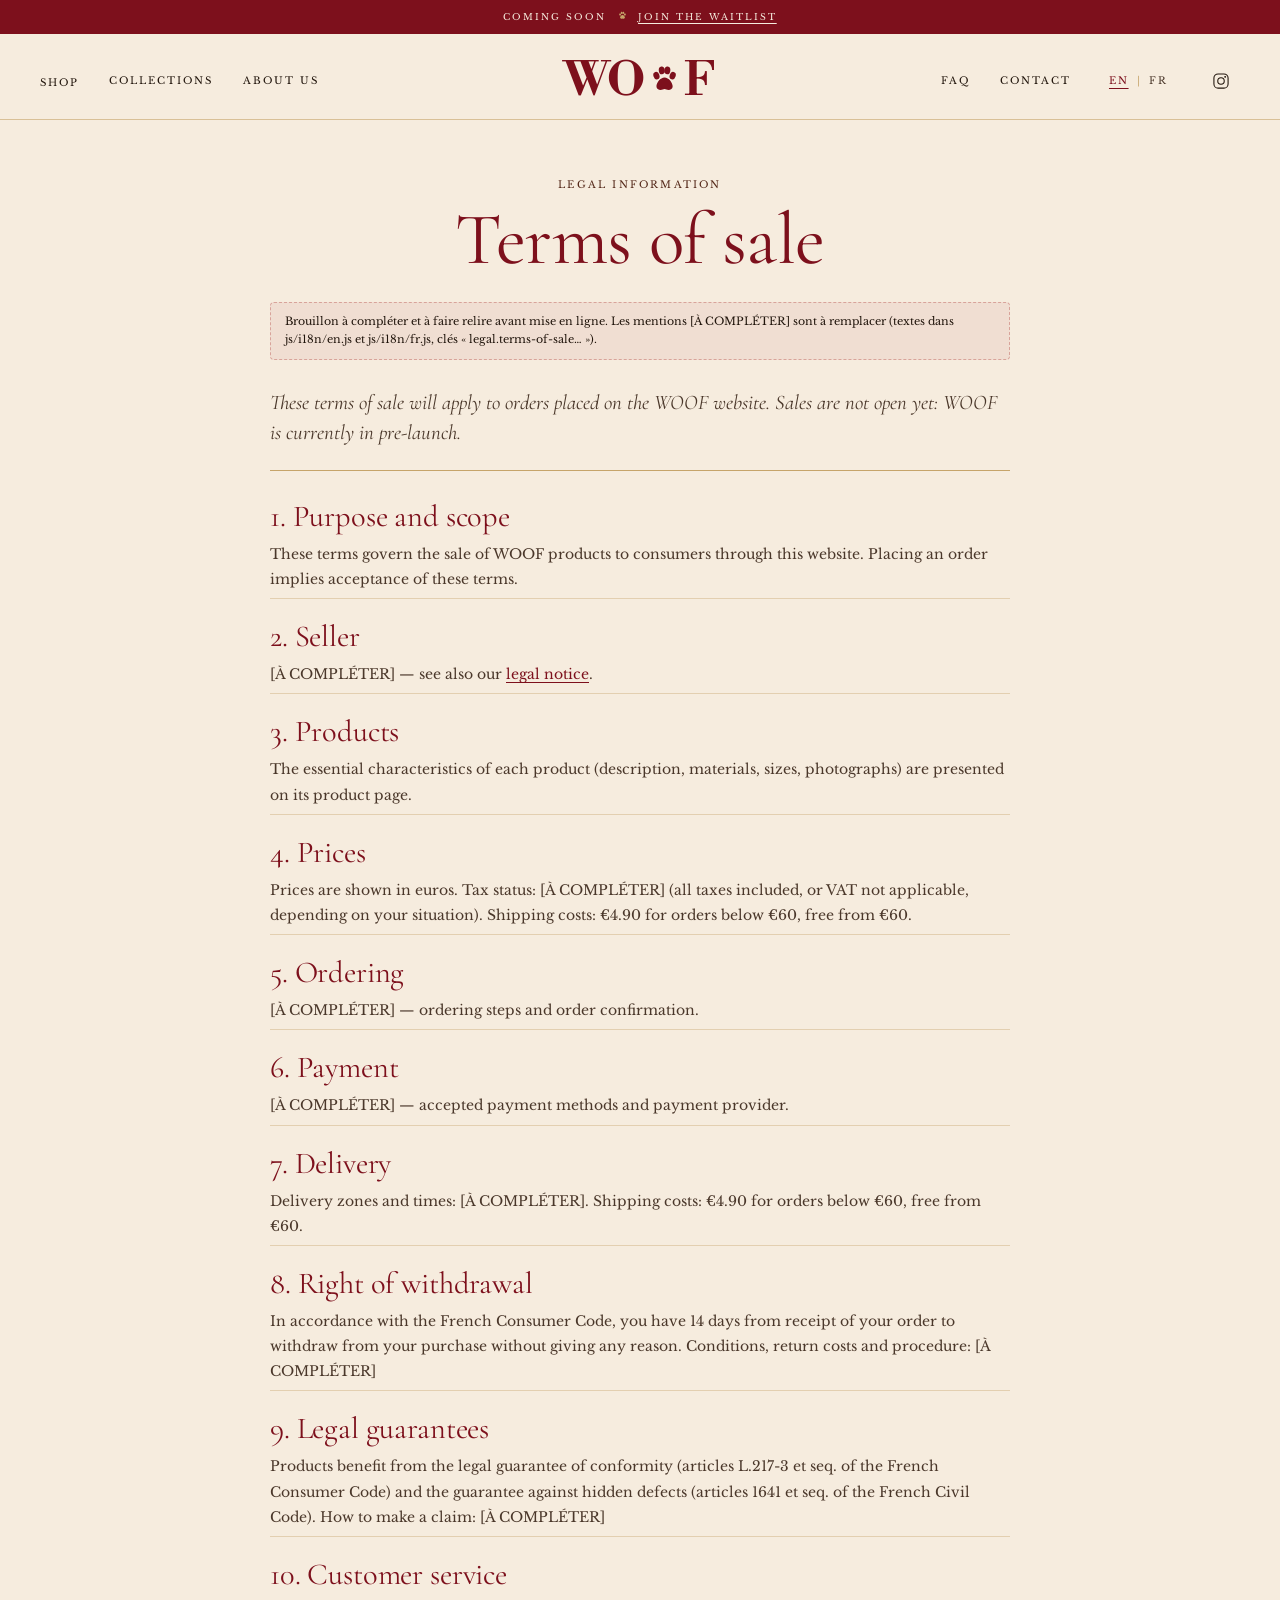
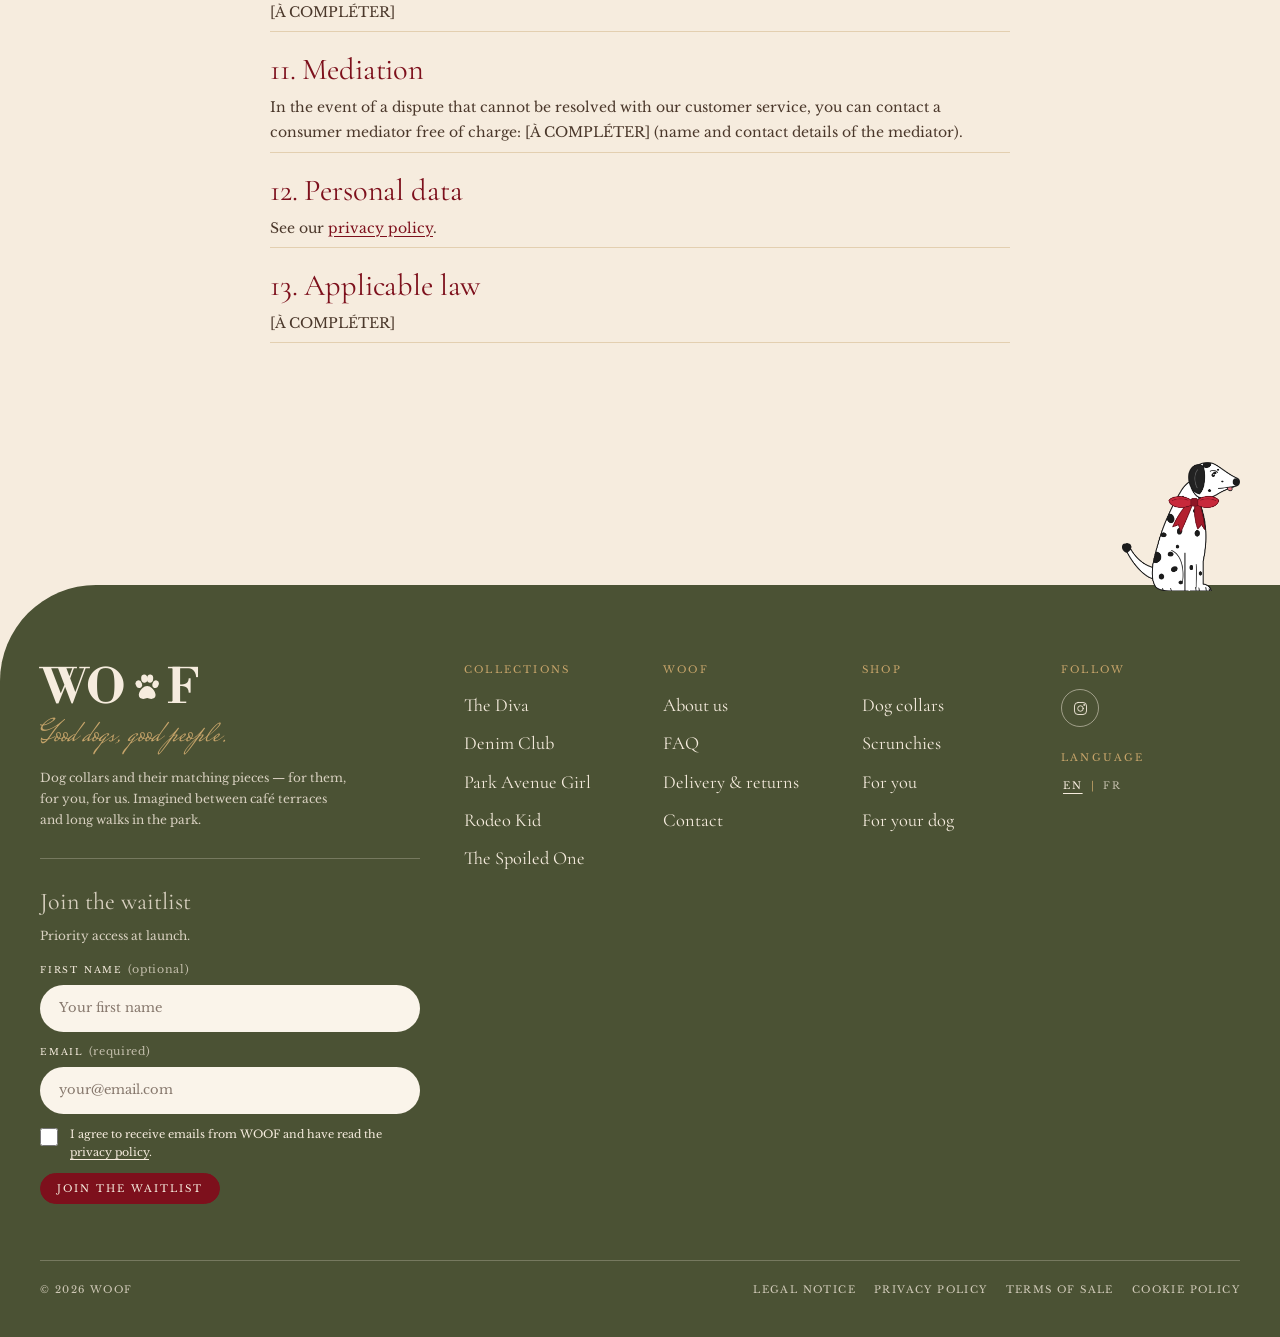
<file: terms-of-sale.html>
<!DOCTYPE html>
<html lang="en">
<head>
  <meta charset="utf-8">
  <meta name="viewport" content="width=device-width, initial-scale=1">
  <title data-i18n="page.terms-of-sale.title">Terms of sale — WOOF</title>
  <meta name="description" content="Terms of sale of the WOOF website." data-i18n-attr="content:page.terms-of-sale.desc">
  <meta name="theme-color" content="#F6ECDE">
  <!-- ===== APERÇU DE PARTAGE (WhatsApp, Instagram, Facebook, iMessage, X…) =====
       Les adresses doivent être COMPLÈTES (https://…) : les réseaux sociaux ne comprennent pas
       les chemins relatifs. Image : images/og-partage.jpg (1536 × 1024, JPEG). -->
  <link rel="canonical" href="https://carlaguedj.github.io/Woof/terms-of-sale.html">
  <meta property="og:type" content="website">
  <meta property="og:site_name" content="WOOF">
  <meta property="og:locale" content="en_GB">
  <meta property="og:locale:alternate" content="fr_FR">
  <meta property="og:url" content="https://carlaguedj.github.io/Woof/terms-of-sale.html">
  <meta property="og:title" content="Terms of sale — WOOF">
  <meta property="og:description" content="Terms of sale of the WOOF website.">
  <meta property="og:image" content="https://carlaguedj.github.io/Woof/images/og-partage.jpg">
  <meta property="og:image:secure_url" content="https://carlaguedj.github.io/Woof/images/og-partage.jpg">
  <meta property="og:image:type" content="image/jpeg">
  <meta property="og:image:width" content="1536">
  <meta property="og:image:height" content="1024">
  <meta property="og:image:alt" content="WOOF — illustration of a Parisian café terrace with a woman and her dogs wearing WOOF accessories">
  <meta name="twitter:card" content="summary_large_image">
  <meta name="twitter:title" content="Terms of sale — WOOF">
  <meta name="twitter:description" content="Terms of sale of the WOOF website.">
  <meta name="twitter:image" content="https://carlaguedj.github.io/Woof/images/og-partage.jpg">
  <meta name="twitter:image:alt" content="WOOF — illustration of a Parisian café terrace with a woman and her dogs wearing WOOF accessories">
  <link rel="icon" href="images/favicon.svg" type="image/svg+xml">
  <!-- Polices Google : Cormorant Garamond (titres), Libre Baskerville (texte), Mrs Saint Delafield (manuscrit), Libre Bodoni (logo) -->
  <link rel="preconnect" href="https://fonts.googleapis.com">
  <link rel="preconnect" href="https://fonts.gstatic.com" crossorigin>
  <link href="https://fonts.googleapis.com/css2?family=Libre+Bodoni:wght@700&family=Cormorant+Garamond:ital,wght@0,400;0,500;1,400;1,500&family=Libre+Baskerville:wght@400;700&family=Mrs+Saint+Delafield&display=swap" rel="stylesheet">
  <link rel="stylesheet" href="css/style.css">
  <script>document.documentElement.classList.add("js");</script>
  <!-- Réglages (liste d'attente, langues) puis traductions -->
  <script src="js/config.js"></script>
  <script src="js/i18n.js"></script>
</head>
<body>
  <a class="skip-link" href="#main" data-i18n="a11y.skip">Skip to content</a>

  <!-- Bandeau d'annonce (texte : clés "announce.*" dans js/i18n/) -->
  <p class="announce"><span data-i18n="announce.soon">Coming soon</span> <svg class="icon" aria-hidden="true"><use href="#i-paw"/></svg> <a href="index.html#waitlist" data-i18n="announce.cta">Join the waitlist</a></p>

  <!-- ================= EN-TÊTE / NAVIGATION ================= -->
  <header class="site-header">
    <div class="header-inner">
      <nav class="nav nav--left" aria-label="Main" data-i18n-attr="aria-label:a11y.mainnav">
        <button class="burger" type="button" data-menu-open aria-controls="mobile-menu" aria-expanded="false" aria-label="Open menu" data-i18n-attr="aria-label:nav.menu.open">
          <svg class="icon" aria-hidden="true"><use href="#i-menu"/></svg>
        </button>
        <div class="nav-drop">
          <a class="nav__link" href="shop.html" data-i18n="nav.shop">Shop</a>
          <div class="nav-drop__panel">
            <div>
              <p class="nav-drop__title" data-i18n="nav.bycat">By category</p>
              <ul>
                <li><a href="shop.html?filter=collar" data-i18n="nav.dogcollars">Dog collars</a></li>
                <li><a href="shop.html?filter=scrunchie" data-i18n="nav.scrunchies">Scrunchies</a></li>
                <li><a href="shop.html" data-i18n="nav.allpieces">All pieces</a></li>
              </ul>
            </div>
            <div>
              <p class="nav-drop__title" data-i18n="nav.forwho">For who?</p>
              <ul>
                <li><a href="shop.html?filter=for-you" data-i18n="nav.foryou">For you</a></li>
                <li><a href="shop.html?filter=for-dog" data-i18n="nav.fordog">For your dog</a></li>
              </ul>
            </div>
            <div>
              <p class="nav-drop__title" data-i18n="nav.bycollection">By collection</p>
              <!-- Liste remplie automatiquement depuis js/products.js -->
              <ul data-collection-links="shop"></ul>
            </div>
          </div>
        </div>
        <a class="nav__link" href="index.html#collections" data-i18n="nav.collections">Collections</a>
        <a class="nav__link" href="about.html" data-i18n="nav.about">About us</a>
      </nav>

      <a class="logo" href="index.html" aria-label="WOOF — home" data-i18n-attr="aria-label:a11y.home">WO<svg class="logo__paw" viewBox="0 0 32 32" aria-hidden="true" focusable="false"><g fill="currentColor"><ellipse cx="9" cy="13" rx="2.6" ry="3.3" transform="rotate(-18 9 13)"/><ellipse cx="13.6" cy="8.4" rx="2.6" ry="3.4" transform="rotate(-6 13.6 8.4)"/><ellipse cx="18.4" cy="8.4" rx="2.6" ry="3.4" transform="rotate(6 18.4 8.4)"/><ellipse cx="23" cy="13" rx="2.6" ry="3.3" transform="rotate(18 23 13)"/><path d="M16 14.5c-3.6 0-7 4.6-7 7.6 0 2.2 1.8 3.2 3.6 3.2 1.4 0 2.3-.8 3.4-.8s2 .8 3.4.8c1.8 0 3.6-1 3.6-3.2 0-3-3.4-7.6-7-7.6z"/></g></svg><span class="visually-hidden">O</span>F</a>

      <nav class="nav nav--right" aria-label="Help and language" data-i18n-attr="aria-label:a11y.helpnav">
        <a class="nav__link" href="faq.html" data-i18n="nav.faq">FAQ</a>
        <a class="nav__link" href="contact.html" data-i18n="nav.contact">Contact</a>
        <div class="lang-switch" data-lang-switch></div>
        <a class="nav__icon" href="https://www.instagram.com/woof_clubb/" target="_blank" rel="noopener" aria-label="WOOF on Instagram (@woof_clubb)" data-i18n-attr="aria-label:a11y.insta">
          <svg class="icon" aria-hidden="true"><use href="#i-instagram"/></svg>
        </a>
      </nav>
    </div>
  </header>

  <!-- Menu mobile plein écran -->
  <div class="mobile-menu" id="mobile-menu" aria-hidden="true" role="dialog" aria-label="Menu" data-i18n-attr="aria-label:a11y.menu">
    <div class="mobile-menu__top">
      <a class="logo" href="index.html" aria-label="WOOF — home" data-i18n-attr="aria-label:a11y.home">WO<svg class="logo__paw" viewBox="0 0 32 32" aria-hidden="true" focusable="false"><g fill="currentColor"><ellipse cx="9" cy="13" rx="2.6" ry="3.3" transform="rotate(-18 9 13)"/><ellipse cx="13.6" cy="8.4" rx="2.6" ry="3.4" transform="rotate(-6 13.6 8.4)"/><ellipse cx="18.4" cy="8.4" rx="2.6" ry="3.4" transform="rotate(6 18.4 8.4)"/><ellipse cx="23" cy="13" rx="2.6" ry="3.3" transform="rotate(18 23 13)"/><path d="M16 14.5c-3.6 0-7 4.6-7 7.6 0 2.2 1.8 3.2 3.6 3.2 1.4 0 2.3-.8 3.4-.8s2 .8 3.4.8c1.8 0 3.6-1 3.6-3.2 0-3-3.4-7.6-7-7.6z"/></g></svg><span class="visually-hidden">O</span>F</a>
      <button class="mobile-menu__close" type="button" data-menu-close aria-label="Close menu" data-i18n-attr="aria-label:nav.menu.close">
        <svg class="icon" aria-hidden="true"><use href="#i-close"/></svg>
      </button>
    </div>
    <ul class="mobile-menu__links">
      <li>
        <details class="mm-sub">
          <summary><span data-i18n="nav.shop">Shop</span> <svg class="icon" aria-hidden="true"><use href="#i-chevron"/></svg></summary>
          <div class="mm-sub__body">
            <p data-i18n="nav.bycat">By category</p>
            <a href="shop.html?filter=collar" data-i18n="nav.dogcollars">Dog collars</a>
            <a href="shop.html?filter=scrunchie" data-i18n="nav.scrunchies">Scrunchies</a>
            <p data-i18n="nav.forwho">For who?</p>
            <a href="shop.html?filter=for-you" data-i18n="nav.foryou">For you</a>
            <a href="shop.html?filter=for-dog" data-i18n="nav.fordog">For your dog</a>
            <a href="shop.html" data-i18n="nav.allpieces">All pieces</a>
          </div>
        </details>
      </li>
      <li>
        <details class="mm-sub">
          <summary><span data-i18n="nav.collections">Collections</span> <svg class="icon" aria-hidden="true"><use href="#i-chevron"/></svg></summary>
          <div class="mm-sub__body" data-collection-links="shop-mobile"></div>
        </details>
      </li>
      <li><a href="about.html" data-i18n="nav.about">About us</a></li>
      <li><a href="faq.html" data-i18n="nav.faq">FAQ</a></li>
      <li><a href="contact.html" data-i18n="nav.contact">Contact</a></li>
    </ul>
    <!-- Illustration du menu : images/menu-dalmatien.png -->
    <div class="mobile-menu__art">
      <img src="images/menu-dalmatien.png" alt="" width="885" height="966">
    </div>
    <div class="mobile-menu__foot">
      <a href="index.html#waitlist" data-i18n="nav.waitlist">Join the waitlist</a>
      <a href="https://www.instagram.com/woof_clubb/" target="_blank" rel="noopener">Instagram @woof_clubb</a>
      <div class="lang-switch lang-switch--light" data-lang-switch></div>
    </div>
  </div>

  <main id="main">
    <header class="faq-hero legal-hero">
      <div class="container">
        <p class="eyebrow" data-i18n="legal.eyebrow">Legal information</p>
        <h1 class="legal-hero__title" data-i18n="legal.terms-of-sale.title">Terms of sale</h1>
      </div>
    </header>
    <div class="container legal">
      <!-- ===== ENCADRÉ INTERNE : à supprimer (ce bloc <aside> entier) une fois la page complétée et relue ===== -->
      <aside class="legal-draft" role="note">Brouillon à compléter et à faire relire avant mise en ligne. Les mentions [À COMPLÉTER] sont à remplacer (textes dans js/i18n/en.js et js/i18n/fr.js, clés « legal.terms-of-sale… »).</aside>
      <!-- ===== FIN DE L'ENCADRÉ INTERNE ===== -->
      <p class="legal__lede" data-i18n="legal.terms-of-sale.lede">These terms of sale will apply to orders placed on the WOOF website. Sales are not open yet: WOOF is currently in pre-launch.</p>
      <section class="legal__section">
        <h2 data-i18n="legal.terms-of-sale.s1.h">1. Purpose and scope</h2>
        <div data-i18n="legal.terms-of-sale.s1.b"><p>These terms govern the sale of WOOF products to consumers through this website. Placing an order implies acceptance of these terms.</p></div>
      </section>
      <section class="legal__section">
        <h2 data-i18n="legal.terms-of-sale.s2.h">2. Seller</h2>
        <div data-i18n="legal.terms-of-sale.s2.b"><p>[À COMPLÉTER] — see also our <a href="legal-notice.html">legal notice</a>.</p></div>
      </section>
      <section class="legal__section">
        <h2 data-i18n="legal.terms-of-sale.s3.h">3. Products</h2>
        <div data-i18n="legal.terms-of-sale.s3.b"><p>The essential characteristics of each product (description, materials, sizes, photographs) are presented on its product page.</p></div>
      </section>
      <section class="legal__section">
        <h2 data-i18n="legal.terms-of-sale.s4.h">4. Prices</h2>
        <div data-i18n="legal.terms-of-sale.s4.b"><p>Prices are shown in euros. Tax status: [À COMPLÉTER] (all taxes included, or VAT not applicable, depending on your situation). Shipping costs: €4.90 for orders below €60, free from €60.</p></div>
      </section>
      <section class="legal__section">
        <h2 data-i18n="legal.terms-of-sale.s5.h">5. Ordering</h2>
        <div data-i18n="legal.terms-of-sale.s5.b"><p>[À COMPLÉTER] — ordering steps and order confirmation.</p></div>
      </section>
      <section class="legal__section">
        <h2 data-i18n="legal.terms-of-sale.s6.h">6. Payment</h2>
        <div data-i18n="legal.terms-of-sale.s6.b"><p>[À COMPLÉTER] — accepted payment methods and payment provider.</p></div>
      </section>
      <section class="legal__section">
        <h2 data-i18n="legal.terms-of-sale.s7.h">7. Delivery</h2>
        <div data-i18n="legal.terms-of-sale.s7.b"><p>Delivery zones and times: [À COMPLÉTER]. Shipping costs: €4.90 for orders below €60, free from €60.</p></div>
      </section>
      <section class="legal__section">
        <h2 data-i18n="legal.terms-of-sale.s8.h">8. Right of withdrawal</h2>
        <div data-i18n="legal.terms-of-sale.s8.b"><p>In accordance with the French Consumer Code, you have 14 days from receipt of your order to withdraw from your purchase without giving any reason. Conditions, return costs and procedure: [À COMPLÉTER]</p></div>
      </section>
      <section class="legal__section">
        <h2 data-i18n="legal.terms-of-sale.s9.h">9. Legal guarantees</h2>
        <div data-i18n="legal.terms-of-sale.s9.b"><p>Products benefit from the legal guarantee of conformity (articles L.217-3 et seq. of the French Consumer Code) and the guarantee against hidden defects (articles 1641 et seq. of the French Civil Code). How to make a claim: [À COMPLÉTER]</p></div>
      </section>
      <section class="legal__section">
        <h2 data-i18n="legal.terms-of-sale.s10.h">10. Customer service</h2>
        <div data-i18n="legal.terms-of-sale.s10.b"><p>[À COMPLÉTER]</p></div>
      </section>
      <section class="legal__section">
        <h2 data-i18n="legal.terms-of-sale.s11.h">11. Mediation</h2>
        <div data-i18n="legal.terms-of-sale.s11.b"><p>In the event of a dispute that cannot be resolved with our customer service, you can contact a consumer mediator free of charge: [À COMPLÉTER] (name and contact details of the mediator).</p></div>
      </section>
      <section class="legal__section">
        <h2 data-i18n="legal.terms-of-sale.s12.h">12. Personal data</h2>
        <div data-i18n="legal.terms-of-sale.s12.b"><p>See our <a href="privacy-policy.html">privacy policy</a>.</p></div>
      </section>
      <section class="legal__section">
        <h2 data-i18n="legal.terms-of-sale.s13.h">13. Applicable law</h2>
        <div data-i18n="legal.terms-of-sale.s13.b"><p>[À COMPLÉTER]</p></div>
      </section>
    </div>
  </main>

  <!-- ================= PIED DE PAGE ================= -->
  <footer class="site-footer">
    <!-- Petit dalmatien posé sur le pied de page (ordinateur et tablette) : images/menu-dalmatien.png -->
    <img class="footer-dog" src="images/menu-dalmatien.png" alt="" width="885" height="966" loading="lazy">
    <div class="container">
      <div class="footer-top">
        <div class="footer-brand">
          <a class="logo" href="index.html" aria-label="WOOF — home" data-i18n-attr="aria-label:a11y.home">WO<svg class="logo__paw" viewBox="0 0 32 32" aria-hidden="true" focusable="false"><g fill="currentColor"><ellipse cx="9" cy="13" rx="2.6" ry="3.3" transform="rotate(-18 9 13)"/><ellipse cx="13.6" cy="8.4" rx="2.6" ry="3.4" transform="rotate(-6 13.6 8.4)"/><ellipse cx="18.4" cy="8.4" rx="2.6" ry="3.4" transform="rotate(6 18.4 8.4)"/><ellipse cx="23" cy="13" rx="2.6" ry="3.3" transform="rotate(18 23 13)"/><path d="M16 14.5c-3.6 0-7 4.6-7 7.6 0 2.2 1.8 3.2 3.6 3.2 1.4 0 2.3-.8 3.4-.8s2 .8 3.4.8c1.8 0 3.6-1 3.6-3.2 0-3-3.4-7.6-7-7.6z"/></g></svg><span class="visually-hidden">O</span>F</a>
          <span class="script" data-i18n="footer.script">Good dogs, good people.</span>
          <p data-i18n="footer.text">Dog collars and their matching pieces — for them, for you, for us. Imagined between café terraces and long walks in the park.</p>
          <!-- Formulaire compact de liste d'attente -->
          <div class="footer-wl">
            <p class="footer-wl__title" data-i18n="footer.wl.title">Join the waitlist</p>
            <p class="footer-wl__text" data-i18n="footer.wl.text">Priority access at launch.</p>
            <!-- ===== FORMULAIRE LISTE D'ATTENTE (envoi : WAITLIST_ENDPOINT dans js/config.js) ===== -->
            <form class="wl-form wl-form--compact" data-waitlist novalidate>
              <div class="wl-fields">
                <label class="wl-field">
                  <span class="wl-label"><span data-i18n="form.firstname">First name</span> <small data-i18n="form.optional">(optional)</small></span>
                  <input type="text" name="first_name" autocomplete="given-name" maxlength="60" placeholder="Your first name" data-i18n-attr="placeholder:form.firstname.ph">
                </label>
                <label class="wl-field">
                  <span class="wl-label"><span data-i18n="form.email">Email</span> <small data-i18n="form.required">(required)</small></span>
                  <input type="email" name="email" required autocomplete="email" maxlength="120" placeholder="your@email.com" data-i18n-attr="placeholder:form.email.ph">
                </label>
              </div>
              <!-- Piège anti-spam (honeypot) : invisible pour les visiteurs, ne pas supprimer -->
              <div class="wl-hp" aria-hidden="true">
                <label><span data-i18n="form.hp">Leave this field empty</span><input type="text" name="_gotcha" tabindex="-1" autocomplete="off"></label>
              </div>
              <label class="wl-consent">
                <input type="checkbox" name="consent" value="yes" required>
                <span data-i18n="form.consent">I agree to receive emails from WOOF and have read the <a href="privacy-policy.html">privacy policy</a>.</span>
              </label>
              <button class="btn wl-submit" type="submit" data-i18n="form.submit">Join the waitlist</button>
              <p class="wl-msg" data-wl-msg role="status" aria-live="polite"></p>
            </form>
          </div>
        </div>
        <div class="footer-cols">
          <div class="footer-col">
            <h3 data-i18n="footer.col.collections">Collections</h3>
            <!-- Liste remplie automatiquement depuis js/products.js -->
            <ul data-collection-links="shop">
              <li><a href="index.html#collections" data-i18n="nav.collections">Collections</a></li>
            </ul>
          </div>
          <div class="footer-col">
            <h3 data-i18n="footer.col.woof">WOOF</h3>
            <ul>
              <li><a href="about.html" data-i18n="nav.about">About us</a></li>
              <li><a href="faq.html" data-i18n="nav.faq">FAQ</a></li>
              <li><a href="faq.html#shipping" data-i18n="footer.delivery">Delivery & returns</a></li>
              <li><a href="contact.html" data-i18n="nav.contact">Contact</a></li>
            </ul>
          </div>
          <div class="footer-col">
            <h3 data-i18n="footer.col.shop">Shop</h3>
            <ul>
              <li><a href="shop.html?filter=collar" data-i18n="nav.dogcollars">Dog collars</a></li>
              <li><a href="shop.html?filter=scrunchie" data-i18n="nav.scrunchies">Scrunchies</a></li>
              <li><a href="shop.html?filter=for-you" data-i18n="nav.foryou">For you</a></li>
              <li><a href="shop.html?filter=for-dog" data-i18n="nav.fordog">For your dog</a></li>
            </ul>
          </div>
          <div class="footer-col">
            <h3 data-i18n="footer.col.follow">Follow</h3>
            <div class="socials">
              <a href="https://www.instagram.com/woof_clubb/" target="_blank" rel="noopener" aria-label="WOOF on Instagram (@woof_clubb)" data-i18n-attr="aria-label:a11y.insta"><svg class="icon" aria-hidden="true"><use href="#i-instagram"/></svg></a>
            </div>
            <p class="footer-lang"><span data-i18n="lang.label">Language</span></p>
            <div class="lang-switch" data-lang-switch></div>
          </div>
        </div>
      </div>
      <div class="footer-bottom">
        <p>© <span data-year>2026</span> WOOF</p>
        <ul>
          <li><a href="legal-notice.html" data-i18n="footer.legal">Legal notice</a></li>
          <li><a href="privacy-policy.html" data-i18n="footer.privacy">Privacy policy</a></li>
          <li><a href="terms-of-sale.html" data-i18n="footer.terms">Terms of sale</a></li>
          <li><a href="cookies.html" data-i18n="footer.cookies">Cookie policy</a></li>
        </ul>
      </div>
    </div>
  </footer>

  <script src="js/products.js"></script>
  <script src="js/reviews.js"></script>
  <script src="js/main.js"></script>
</body>
</html>
</file>
<file: css/style.css>
/* ==========================================================================
   WOOF — feuille de style principale
   --------------------------------------------------------------------------
   Pour changer une couleur de tout le site : modifiez simplement la valeur
   ci-dessous dans ":root" (ex. --bordeaux: #7D101C;). Tout suit automatiquement.
   ========================================================================== */

:root {
  /* ---- Couleurs de la marque ---- */
  /* Répartition visée : 60–65 % crème, 20–25 % bordeaux, 7–10 % olive, le reste espresso / or / châtaigne */
  --ivory: #F6ECDE;        /* Crème / Warm Ivory : fond principal */
  --ivory-deep: #EEDFC9;   /* Crème un peu plus foncé : blocs */
  --ivory-light: #FAF4EA;  /* Crème clair : cartes (jamais de blanc pur) */
  --bordeaux: #7D101C;     /* Couleur signature : logo, titres, boutons */
  --bordeaux-dark: #5F0C16;/* Bordeaux au survol des boutons */
  --espresso: #21150C;     /* Texte et contours */
  --espresso-soft: #4A372A;/* Texte secondaire */
  --olive: #4B5234;        /* Couleur secondaire : pied de page, bande, quelques boutons */
  --olive-dark: #3A4027;   /* Olive au survol des boutons */
  --chestnut: #542819;     /* Châtaigne : petits titres, accents chaleureux */
  --gold: #C6A46A;         /* Petits détails, filets */
  --rose: #D8A39A;         /* Très rare : petits détails décoratifs */
  --camel: #9A7558;        /* Éléments secondaires */

  /* ---- Typographies ---- */
  --font-title: "Cormorant Garamond", Georgia, "Times New Roman", serif;
  --font-body: "Libre Baskerville", Georgia, "Times New Roman", serif;
  --font-script: "Mrs Saint Delafield", "Snell Roundhand", cursive;
  --font-logo: "Libre Bodoni", "Bodoni 72", Didot, Georgia, serif;

  /* ---- Mise en page ---- */
  --gutter: 16px;
  --gap: 10px;
  --radius: 6px;
  --radius-lg: 14px;
  --max: 1440px;
  --header-h: 64px;
  --ease: cubic-bezier(.22, .61, .36, 1);

  /* ---- Vidéo plein écran de l'accueil ----
     À l'arrivée, la vidéo remplit l'écran sous le logo, part d'un léger zoom et se dézoome toute seule. */
  --hero-zoom-start: 1.3;     /* zoom de départ (1 = pas de zoom). Au-delà de ~1,4 l'image devient floue sur téléphone. */
  --hero-dezoom-duration: 3.2s; /* durée du dézoom automatique */
  --hero-dezoom-ease: cubic-bezier(.22, .61, .36, 1); /* courbe douce : rapide au début, très lente à la fin */
  --hero-focus-x: 40%;        /* partie de la vidéo gardée visible (et centre du zoom), de gauche (0%) à droite (100%) : la femme */
  --hero-focus-y: 50%;        /* de haut (0%) à bas (100%) */
}

@media (min-width: 768px) {
  :root { --gutter: 28px; --gap: 14px; --header-h: 76px; }
}
@media (min-width: 1200px) {
  :root { --gutter: 40px; --gap: 16px; }
}

/* ---------- Base ---------- */
*, *::before, *::after { box-sizing: border-box; }
html { -webkit-text-size-adjust: 100%; scroll-behavior: smooth; scroll-padding-top: calc(var(--header-h) + 12px); }
body {
  margin: 0;
  background: var(--ivory);
  color: var(--espresso);
  font-family: var(--font-body);
  font-size: .875rem;
  line-height: 1.75;
  -webkit-font-smoothing: antialiased;
  overflow-x: hidden;
}
body.is-locked { overflow: hidden; }
img { display: block; max-width: 100%; height: auto; }
a { color: inherit; text-decoration: none; }
button { font: inherit; color: inherit; cursor: pointer; background: none; border: 0; padding: 0; }
h1, h2, h3, h4 { font-family: var(--font-title); font-weight: 400; line-height: 1.02; margin: 0; color: var(--bordeaux); letter-spacing: -.005em; }
p { margin: 0 0 1em; }
p:last-child { margin-bottom: 0; }
ul { list-style: none; margin: 0; padding: 0; }
:focus-visible { outline: 1.5px solid var(--bordeaux); outline-offset: 3px; border-radius: 3px; }
::selection { background: var(--bordeaux); color: var(--ivory); }

.visually-hidden {
  position: absolute !important; width: 1px; height: 1px; overflow: hidden;
  clip: rect(0 0 0 0); white-space: nowrap; margin: -1px; padding: 0; border: 0;
}
.skip-link {
  position: absolute; left: 12px; top: -60px; z-index: 200;
  background: var(--bordeaux); color: var(--ivory); padding: 10px 18px; border-radius: 999px;
  font-size: .75rem; transition: top .2s;
}
.skip-link:focus { top: 12px; }

.icon { width: 1em; height: 1em; display: inline-block; flex: none; vertical-align: middle; }
.icon--stroke { fill: none; stroke: currentColor; stroke-width: 1.3; stroke-linecap: round; stroke-linejoin: round; }

.container { width: 100%; max-width: var(--max); margin: 0 auto; padding: 0 var(--gutter); }

/* ---------- Typo utilitaires ---------- */
.eyebrow {
  font-family: var(--font-body);
  font-size: .625rem;
  letter-spacing: .22em;
  text-transform: uppercase;
  line-height: 1.7;
  margin: 0;
}
.section-title { font-size: clamp(2.1rem, 7vw, 3.6rem); }
.script {
  font-family: var(--font-script);
  color: var(--bordeaux);
  font-weight: 400;
  line-height: 1;
}
.lede { font-size: .9375rem; color: var(--espresso-soft); max-width: 34em; }
.rule { height: 1px; background: var(--gold); border: 0; margin: 0; opacity: .7; }
.ornament { color: var(--bordeaux); display: flex; align-items: center; gap: 12px; }
.ornament::before, .ornament::after { content: ""; height: 1px; width: 36px; background: var(--gold); }

/* ---------- Boutons (capsules) ---------- */
.btn {
  display: inline-flex; align-items: center; justify-content: center; gap: .7em;
  padding: 1.05em 2.1em;
  border-radius: 999px;
  border: 1px solid var(--bordeaux);
  background: var(--bordeaux);
  color: var(--ivory);
  font-family: var(--font-body);
  font-size: .625rem;
  line-height: 1;
  letter-spacing: .2em;
  text-transform: uppercase;
  white-space: nowrap;
  transition: background-color .35s var(--ease), color .35s var(--ease), border-color .35s var(--ease), transform .35s var(--ease);
}
.btn:hover { background: var(--bordeaux-dark); border-color: var(--bordeaux-dark); transform: translateY(-1px); }
.btn .icon { font-size: 1.2em; transition: transform .35s var(--ease); }
.btn:hover .icon { transform: translateX(3px); }
.btn--light { background: var(--ivory); border-color: var(--ivory); color: var(--espresso); }
.btn--light:hover { background: transparent; border-color: var(--ivory); color: var(--ivory); }
.btn--outline { background: transparent; color: var(--bordeaux); }
.btn--outline:hover { background: var(--bordeaux); color: var(--ivory); }
.btn--block { width: 100%; padding-block: 1.3em; }
.btn--small { padding: .9em 1.4em; font-size: .5625rem; }

.link-arrow {
  display: inline-flex; align-items: center; gap: .55em;
  font-size: .625rem; letter-spacing: .2em; text-transform: uppercase;
}
.link-arrow .icon { transition: transform .35s var(--ease); }
.link-arrow:hover .icon { transform: translateX(4px); }

.round-btn {
  display: inline-grid; place-items: center;
  width: 42px; height: 42px; border-radius: 50%;
  border: 1px solid currentColor;
  transition: background-color .3s var(--ease), color .3s var(--ease), transform .3s var(--ease);
}
.round-btn .icon { font-size: 18px; }
.round-btn--filled { background: var(--bordeaux); border-color: var(--bordeaux); color: var(--ivory); }
.round-btn:hover { transform: scale(1.06); }

/* ---------- Emplacements photo ---------- */
.media {
  position: relative; overflow: hidden;
  background: var(--ivory-deep);
  border-radius: var(--radius);
}
.media img {
  width: 100%; height: 100%; object-fit: cover;
  transition: transform 1.1s var(--ease);
}
a:hover .media img, .media--zoom:hover img { transform: scale(1.04); }

/* ==========================================================================
   En-tête & navigation
   ========================================================================== */
.announce {
  background: var(--bordeaux); color: var(--ivory);
  text-align: center; font-size: .5625rem; letter-spacing: .22em; text-transform: uppercase;
  padding: 9px var(--gutter);
}
.announce a { text-decoration: underline; text-underline-offset: 3px; }
.announce .icon { color: var(--gold); margin: 0 .5em; font-size: 11px; vertical-align: -1px; }

.site-header {
  position: sticky; top: 0; z-index: 60;
  background: var(--ivory);
  border-bottom: 1px solid rgba(198, 164, 106, .6);
  transition: box-shadow .4s var(--ease);
}
.site-header.is-scrolled { box-shadow: 0 10px 24px -20px rgba(33, 21, 12, .55); }
.header-inner {
  display: grid; grid-template-columns: 1fr auto 1fr; align-items: center;
  height: var(--header-h); max-width: var(--max); margin: 0 auto; padding: 0 var(--gutter);
}
.nav { display: flex; align-items: center; gap: 30px; }
.nav--right { justify-content: flex-end; }
.nav__link {
  font-size: .625rem; letter-spacing: .2em; text-transform: uppercase;
  padding: 6px 0;
  background: linear-gradient(var(--bordeaux), var(--bordeaux)) left bottom / 0 1px no-repeat;
  transition: background-size .4s var(--ease), color .3s;
}
.nav__link:hover, .nav__link[aria-current="page"] { background-size: 100% 1px; color: var(--bordeaux); }
.nav__text { display: none; }
.nav__icon { display: inline-grid; place-items: center; width: 38px; height: 38px; position: relative; transition: color .3s; }
.nav__icon:hover { color: var(--bordeaux); }
.nav__icon .icon { font-size: 20px; }
.cart-count {
  position: absolute; top: 3px; right: 1px;
  min-width: 16px; height: 16px; padding: 0 4px;
  border-radius: 999px; background: var(--bordeaux); color: var(--ivory);
  font-size: .5625rem; line-height: 16px; text-align: center; font-family: var(--font-body);
  transform: scale(0); transition: transform .3s var(--ease);
}
.cart-count.has-items { transform: scale(1); }
.cart-count.bump { animation: bump .45s var(--ease); }
@keyframes bump { 50% { transform: scale(1.35); } }

.burger { display: inline-grid; place-items: center; width: 38px; height: 38px; margin-left: -8px; }
.burger .icon { font-size: 22px; }

.logo {
  font-family: var(--font-logo);
  font-weight: 700;
  font-size: 2.1rem;
  line-height: 1;
  letter-spacing: .01em;
  color: var(--bordeaux);
  display: inline-flex; align-items: center;
  position: relative;
}
.logo__paw { width: .8em; height: .8em; margin: 0 .01em 0 .02em; transform: translateY(-.03em); flex: none; transition: transform .5s var(--ease); }
.logo:hover .logo__paw { transform: translateY(-.03em) rotate(-10deg); }

@media (max-width: 959px) {
  .nav--left .nav__link, .nav--right .nav__link { display: none; }
  .nav--right .nav__icon--account { display: none; }
}
@media (min-width: 960px) {
  .burger { display: none; }
  .logo { font-size: 2.9rem; }
  .nav__icon--search { display: none; }
  .nav__icon--account { display: none; }
}

/* ---------- Menu mobile plein écran (ivoire + vert olive, avec le dalmatien) ---------- */
.mobile-menu {
  position: fixed; inset: 0; z-index: 100;
  background: var(--ivory); color: var(--espresso);
  display: flex; flex-direction: column;
  visibility: hidden; opacity: 0;
  transform: translateY(-12px);
  transition: opacity .45s var(--ease), transform .45s var(--ease), visibility 0s .45s;
  overflow-y: auto;
}
.mobile-menu.is-open { visibility: visible; opacity: 1; transform: none; transition-delay: 0s; }
.mobile-menu__top { display: flex; align-items: center; justify-content: space-between; height: var(--header-h); padding: 0 var(--gutter); flex: none; }
.mobile-menu__close { width: 40px; height: 40px; display: grid; place-items: center; margin-right: -8px; color: var(--bordeaux); }
.mobile-menu__close .icon { font-size: 24px; }
.mobile-menu__links { padding: 10px var(--gutter) 0; }
.mobile-menu__links a {
  display: flex; align-items: center; justify-content: space-between;
  font-family: var(--font-title); font-size: 1.45rem; line-height: 1; letter-spacing: .08em; text-transform: uppercase;
  padding: 15px 0;
  opacity: 0; transform: translateY(10px);
  transition: opacity .5s var(--ease), transform .5s var(--ease), color .3s;
}
.mobile-menu.is-open .mobile-menu__links a { opacity: 1; transform: none; }
.mobile-menu.is-open .mobile-menu__links li:nth-child(2) a { transition-delay: .05s; }
.mobile-menu.is-open .mobile-menu__links li:nth-child(3) a { transition-delay: .1s; }
.mobile-menu.is-open .mobile-menu__links li:nth-child(4) a { transition-delay: .15s; }
.mobile-menu.is-open .mobile-menu__links li:nth-child(5) a { transition-delay: .2s; }
.mobile-menu__links a .icon { font-size: 18px; color: var(--bordeaux); }
.mobile-menu__links a:hover { color: var(--bordeaux); }
.mobile-menu__art { margin-top: auto; display: flex; justify-content: flex-end; padding: 24px var(--gutter) 0; }
.mobile-menu__art img { width: 170px; height: auto; margin-bottom: -6px; position: relative; z-index: 1; }
.mobile-menu__foot {
  background: var(--olive); color: var(--ivory);
  display: flex; flex-direction: column; gap: 14px;
  padding: 26px var(--gutter) 34px;
  font-family: var(--font-title); font-size: 1.3rem;
  border-radius: 18px 0 0 0;
}
.mobile-menu__foot a:hover { color: var(--rose); }

/* ==========================================================================
   Accueil — Hero
   ========================================================================== */
.hero {
  position: relative;
  margin: var(--gap) var(--gutter) 0;
  min-height: clamp(540px, 86svh, 880px);
  border-radius: var(--radius);
  overflow: hidden;
  color: var(--ivory);
  display: flex; align-items: flex-end;
  max-width: calc(var(--max) - 2 * var(--gutter));
}
@media (min-width: 1440px) { .hero { margin-inline: auto; } }
.hero__img { position: absolute; inset: 0; width: 100%; height: 100%; object-fit: cover; animation: heroZoom 14s var(--ease) both; }
@keyframes heroZoom { from { transform: scale(1.06); } to { transform: scale(1); } }
.hero::after {
  content: ""; position: absolute; inset: 0;
  background: linear-gradient(180deg, rgba(33, 21, 12, 0) 35%, rgba(33, 21, 12, .5) 100%);
}
.hero__content { position: relative; z-index: 1; padding: 0 22px 34px; width: 100%; }
.hero__title {
  color: var(--ivory);
  font-size: clamp(4.4rem, 21vw, 11rem);
  line-height: .84;
  font-weight: 400;
  letter-spacing: -.02em;
  margin-bottom: 26px;
}
.hero__title em { font-style: italic; }
.hero__sub { margin-bottom: 22px; }
.hero__badge {
  position: absolute; z-index: 1; right: 20px; bottom: 30px;
  width: 50px; height: 50px; border-radius: 50%;
  border: 1px solid rgba(244, 233, 216, .7);
  display: grid; place-items: center;
}
.hero__badge .icon { font-size: 22px; }
@media (min-width: 768px) {
  .hero { align-items: center; }
  .hero::after { background: linear-gradient(90deg, rgba(33, 21, 12, .5) 0%, rgba(33, 21, 12, 0) 60%); }
  .hero__content { padding: 0 56px; }
  .hero__badge { left: 56px; right: auto; bottom: 40px; }
}

/* ==========================================================================
   Sections génériques
   ========================================================================== */
.section { padding: 56px 0; }
.section--tight { padding: 28px 0; }
@media (min-width: 768px) { .section { padding: 88px 0; } .section--tight { padding: 40px 0; } }

.section-head { display: flex; align-items: center; gap: 14px; margin-bottom: 22px; }
.section-head .icon--paw { font-size: 24px; color: var(--espresso); }
.section-head__deco { margin-left: auto; width: 54px; height: 38px; color: var(--bordeaux); }
.section-head--center { flex-direction: column; text-align: center; gap: 10px; }
.section-head--center .section-head__deco { margin: 0; }

/* ---------- Shop by category ---------- */
.cat-grid {
  display: grid; grid-auto-flow: column; grid-auto-columns: 44%;
  gap: var(--gap);
  overflow-x: auto; scroll-snap-type: x mandatory;
  padding-bottom: 6px;
  margin-right: calc(var(--gutter) * -1); padding-right: var(--gutter);
  scrollbar-width: none;
}
.cat-grid::-webkit-scrollbar { display: none; }
.cat-card { scroll-snap-align: start; }
.cat-card .media { aspect-ratio: 4 / 5; }
.cat-card__label {
  display: flex; align-items: center; justify-content: space-between;
  padding: 12px 2px 0;
  font-size: .625rem; letter-spacing: .2em; text-transform: uppercase;
  border-top: 1px solid transparent;
}
.cat-card__label .icon { transition: transform .35s var(--ease); }
.cat-card:hover .cat-card__label { color: var(--bordeaux); }
.cat-card:hover .cat-card__label .icon { transform: translateX(4px); }
@media (min-width: 768px) {
  .cat-grid { grid-auto-flow: row; grid-template-columns: repeat(5, 1fr); overflow: visible; margin-right: 0; padding-right: 0; }
}

/* ---------- Campagne (Matching / Le Parc) ---------- */
.campaign { display: grid; gap: var(--gap); }
.tile {
  position: relative; overflow: hidden; border-radius: var(--radius);
  color: var(--ivory); display: flex; align-items: flex-end;
  min-height: 520px;
  background: var(--camel);
}
.tile > img { position: absolute; inset: 0; width: 100%; height: 100%; object-fit: cover; transition: transform 1.2s var(--ease); }
.tile:hover > img { transform: scale(1.03); }
.tile::after { content: ""; position: absolute; inset: 0; background: linear-gradient(180deg, rgba(33, 21, 12, 0) 40%, rgba(33, 21, 12, .55) 100%); }
.tile__content { position: relative; z-index: 1; padding: 26px 22px 28px; }
.tile__title { color: var(--ivory); font-size: clamp(2.8rem, 11vw, 4.6rem); line-height: .92; margin-bottom: 22px; }
.tile__title em { font-style: italic; display: block; }
.tile .eyebrow { margin-bottom: 18px; }
.tile .icon--bow { width: 46px; height: 30px; margin: 4px 0 14px; color: var(--ivory); }
.tile--short { min-height: 420px; }
.dots { display: flex; gap: 6px; margin-top: 22px; }
.dots span { width: 6px; height: 6px; border-radius: 50%; background: var(--ivory); opacity: .5; }
.dots span:first-child { opacity: 1; }
@media (min-width: 900px) {
  .campaign { grid-template-columns: 7fr 5fr; }
  .tile { min-height: 680px; }
  .tile--short { min-height: 680px; }
  .tile__content { padding: 44px; }
}

/* ---------- The Matching Edit ---------- */
.edit { display: grid; gap: var(--gap); }
.edit__intro {
  background: var(--ivory-light);
  border: 1px solid rgba(198, 164, 106, .45);
  border-radius: var(--radius);
  padding: 34px 26px;
  display: flex; flex-direction: column; align-items: flex-start; gap: 16px;
}
.edit__intro .section-title { font-size: clamp(2.6rem, 9vw, 3.6rem); }
.edit__intro .lede { margin-bottom: 8px; }
.edit__slider { position: relative; border-radius: var(--radius); overflow: hidden; background: var(--ivory-deep); }
.edit__track {
  display: flex; overflow-x: auto; scroll-snap-type: x mandatory; scroll-behavior: smooth;
  scrollbar-width: none;
}
.edit__track::-webkit-scrollbar { display: none; }
.edit__slide { flex: 0 0 100%; scroll-snap-align: start; position: relative; }
.edit__slide img { width: 100%; aspect-ratio: 4 / 3; object-fit: cover; }
.edit__caption {
  display: flex; justify-content: space-between; align-items: baseline; gap: 12px;
  padding: 14px 18px; background: var(--ivory-light);
  border-top: 1px solid rgba(198, 164, 106, .45);
}
.edit__caption h3 { font-size: 1.5rem; }
.edit__caption p { margin: 0; font-size: .75rem; color: var(--espresso-soft); white-space: nowrap; }
.edit__arrows { position: absolute; top: 14px; right: 14px; display: flex; gap: 8px; z-index: 2; }
.edit__arrows .round-btn { background: rgba(244, 233, 216, .9); border-color: rgba(244, 233, 216, .9); color: var(--espresso); width: 38px; height: 38px; }
.edit__arrows .round-btn:hover { background: var(--bordeaux); border-color: var(--bordeaux); color: var(--ivory); }
@media (min-width: 900px) {
  .edit { grid-template-columns: 4fr 8fr; }
  .edit__intro { padding: 48px 40px; justify-content: center; }
}

/* ---------- Storytelling ---------- */
.story { display: grid; gap: var(--gap); }
.panel {
  background: var(--ivory-light);
  border: 1px solid rgba(198, 164, 106, .45);
  border-radius: var(--radius);
  padding: 32px 24px;
}
.story__text .section-title { margin-bottom: 20px; }
.story__text p { color: var(--espresso-soft); }
.story__text .btn { margin-top: 18px; }
.story__text .icon--paw { margin-top: 28px; font-size: 22px; color: var(--espresso); display: block; }
.story__photo { position: relative; min-height: 460px; }
.story__photo .media { position: absolute; inset: 0; }
.note-card {
  position: absolute; right: 14px; bottom: 14px; z-index: 1;
  width: 158px; padding: 18px 14px 14px;
  background: var(--ivory-light);
  border: 1px solid rgba(198, 164, 106, .6);
  border-radius: 4px;
  transform: rotate(-4deg);
  box-shadow: 0 16px 30px -18px rgba(33, 21, 12, .6);
}
.note-card .script { font-size: 2.1rem; line-height: .95; display: block; }
.note-card .icon { color: var(--rose); font-size: 16px; margin-top: 6px; }

.details-tile { min-height: 460px; }
.details-tile .tile__title { font-size: clamp(2.6rem, 10vw, 3.6rem); }
.details-tile .round-btn { color: var(--ivory); border-color: rgba(244, 233, 216, .8); }
.details-tile .round-btn:hover { background: var(--ivory); color: var(--bordeaux); }

.gift { display: grid; grid-template-columns: 1fr 1fr; gap: 16px; align-items: stretch; }
.gift__text { display: flex; flex-direction: column; }
.gift__text h3 { font-size: clamp(1.9rem, 7vw, 2.6rem); }
.gift__text .icon--paw { color: var(--bordeaux); font-size: 20px; margin-top: 16px; }
.gift__note { margin-top: auto; font-size: .75rem; color: var(--espresso-soft); padding-top: 16px; }
.gift .media { aspect-ratio: 4 / 5; }

.thoughtful { display: grid; gap: 18px; }
.thoughtful .media { aspect-ratio: 4 / 5; }
.thoughtful h3 { font-size: clamp(2rem, 7vw, 2.6rem); margin-bottom: 18px; }
.feature-list li { display: flex; gap: 16px; align-items: center; padding: 12px 0; border-top: 1px solid rgba(198, 164, 106, .4); font-size: .8125rem; line-height: 1.5; }
.feature-list li:last-child { border-bottom: 1px solid rgba(198, 164, 106, .4); }
.feature-list .icon { width: 34px; height: 34px; color: var(--bordeaux); }

@media (min-width: 700px) {
  .thoughtful { grid-template-columns: 1fr 1.1fr; align-items: center; }
}
@media (min-width: 1000px) {
  .story { grid-template-columns: repeat(12, 1fr); }
  .story__text { grid-column: span 4; padding: 48px 40px; }
  .story__photo { grid-column: span 5; min-height: 600px; }
  .details-tile { grid-column: span 3; min-height: 600px; }
  .gift { grid-column: span 5; }
  .thoughtful { grid-column: span 7; }
  .note-card { width: 190px; right: 22px; bottom: 22px; }
  .note-card .script { font-size: 2.6rem; }
}

/* ---------- Deux catégories ---------- */
.duo { display: grid; gap: var(--gap); }
.duo__tile { min-height: 420px; }
.duo__tile .tile__title { margin-bottom: 14px; }
.duo__tile .eyebrow { margin-bottom: 10px; }
@media (min-width: 768px) { .duo { grid-template-columns: 1fr 1fr; } .duo__tile { min-height: 560px; } }

/* Grille des 4 collections */
.cat-card__label small { display: block; font-size: .5625rem; color: var(--chestnut); letter-spacing: .2em; margin-top: 2px; }
@media (min-width: 768px) { .cat-grid--4 { grid-template-columns: repeat(4, 1fr); } .cat-grid--5 { grid-template-columns: repeat(5, 1fr); } }
.cat-grid--5 .cat-card .media { aspect-ratio: 3 / 4; }
.cat-card .media .product-card__tag { background: var(--bordeaux); color: var(--ivory); }

/* ---------- Boutique par collection (couverture + produits) ---------- */
.coll-list { display: grid; gap: 48px; }
.coll { display: grid; gap: var(--gap); scroll-margin-top: calc(var(--header-h) + 16px); }
.coll__cover {
  position: relative; margin: 0; overflow: hidden;
  border-radius: var(--radius); background: var(--ivory-deep);
  aspect-ratio: 3 / 4;
  box-shadow: 0 24px 40px -30px rgba(33, 21, 12, .55);
}
.coll__cover img { width: 100%; height: 100%; object-fit: cover; transition: transform 1.2s var(--ease); }
.coll__cover:hover img { transform: scale(1.02); }
.coll__status {
  display: inline-block; margin-bottom: 14px;
  background: var(--ivory); color: var(--bordeaux);
  font-size: .5625rem; letter-spacing: .22em; text-transform: uppercase;
  padding: 7px 14px; border-radius: 999px;
}
.coll__cover .coll__status { position: absolute; left: 14px; bottom: 14px; margin: 0; background: var(--bordeaux); color: var(--ivory); }
.coll__side { display: flex; flex-direction: column; gap: 18px; }
.coll__head { padding: 10px 2px 0; border-top: 1px solid rgba(198, 164, 106, .6); }
.coll__head .eyebrow { color: var(--chestnut); margin: 12px 0 6px; }
.coll__name { font-size: clamp(2.4rem, 8vw, 3.6rem); }
.coll__tagline { font-family: var(--font-title); font-style: italic; font-size: 1.25rem; margin: 6px 0 0; color: var(--espresso-soft); }
.coll__products { display: grid; grid-template-columns: 1fr 1fr; gap: var(--gap); align-content: start; }
@media (min-width: 900px) {
  .coll { grid-template-columns: 5fr 7fr; gap: 40px; align-items: center; }
  .coll--reverse { grid-template-columns: 7fr 5fr; }
  .coll--reverse .coll__cover { order: 2; }
  .coll-list { gap: 72px; }
}
}

/* Paires collier + scrunchie dans le carrousel */
.edit__pair { display: grid; grid-template-columns: 1fr 1fr; gap: 2px; background: var(--ivory-light); }
.edit__pair img { width: 100%; aspect-ratio: 4 / 5; object-fit: cover; }

/* ---------- Filtres de la boutique ---------- */
.filters { display: flex; flex-wrap: wrap; gap: 8px; }
.filter {
  border: 1px solid rgba(33, 21, 12, .35); border-radius: 999px;
  padding: .85em 1.4em; font-size: .5625rem; letter-spacing: .2em; text-transform: uppercase;
  transition: background-color .3s, color .3s, border-color .3s;
}
.filter:hover { border-color: var(--bordeaux); color: var(--bordeaux); }
.filter[aria-pressed="true"] { background: var(--bordeaux); border-color: var(--bordeaux); color: var(--ivory); }

/* ---------- Produits ---------- */
.shop-head { display: flex; align-items: flex-end; justify-content: space-between; gap: 20px; margin-bottom: 26px; flex-wrap: wrap; }
.shop-head .eyebrow { color: var(--chestnut); margin-bottom: 8px; }
.product-grid { display: grid; grid-template-columns: repeat(2, 1fr); gap: 26px var(--gap); }
@media (min-width: 900px) { .product-grid { grid-template-columns: repeat(3, 1fr); gap: 44px var(--gap); } }

.product-card { display: flex; flex-direction: column; }
.product-card .media { aspect-ratio: 1; }
.product-card__tag {
  position: absolute; top: 10px; left: 10px; z-index: 1;
  background: var(--ivory); color: var(--bordeaux);
  font-size: .5rem; letter-spacing: .2em; text-transform: uppercase;
  padding: 6px 10px; border-radius: 999px;
}
.product-card__info { display: flex; justify-content: space-between; gap: 10px; align-items: baseline; padding: 14px 2px 4px; }
.product-card__name { font-size: 1.3rem; line-height: 1.1; color: var(--espresso); transition: color .3s; }
.product-card:hover .product-card__name { color: var(--bordeaux); }
.product-card__price { font-size: .8125rem; white-space: nowrap; color: var(--espresso-soft); }
.product-card__meta { font-size: .6875rem; color: var(--espresso-soft); margin: 0 2px 12px; }
.product-card > .btn { margin-top: auto; width: 100%; }
.product-card .shopify-slot { margin-top: auto; }
.product-card .shopify-slot .btn { width: 100%; }
@media (max-width: 599px) {
  .product-card__info { flex-direction: column; gap: 2px; }
  .product-card__name { font-size: 1.15rem; }
}

/* ---------- Newsletter ---------- */
.newsletter { display: grid; gap: var(--gap); }
.newsletter .media { aspect-ratio: 5 / 4; }
.newsletter__box { display: flex; flex-direction: column; justify-content: center; }
.newsletter__box .section-title { margin-bottom: 14px; }
.newsletter__box .lede { margin-bottom: 26px; }
.email-form {
  display: flex; align-items: center; gap: 8px;
  border: 1px solid var(--espresso); border-radius: 999px;
  padding: 5px 5px 5px 22px; max-width: 440px;
  background: var(--ivory-light);
  transition: border-color .3s;
}
.email-form:focus-within { border-color: var(--bordeaux); }
.email-form input {
  flex: 1; min-width: 0; border: 0; background: transparent; outline: none;
  font: inherit; font-size: .8125rem; color: var(--espresso); padding: 10px 0;
}
.email-form input::placeholder { color: var(--espresso-soft); opacity: .8; }
.email-form__msg { font-size: .75rem; color: var(--bordeaux); margin-top: 12px; min-height: 1.4em; }
.newsletter__small { font-size: .6875rem; color: var(--espresso-soft); margin-top: 6px; }
@media (min-width: 900px) {
  .newsletter { grid-template-columns: 5fr 6fr; }
  .newsletter__box { padding: 48px 56px; }
}

/* ---------- Instagram ---------- */
.insta-head { display: flex; align-items: center; justify-content: center; gap: 12px; margin-bottom: 22px; }
.insta-head h2 { font-size: clamp(2rem, 6vw, 2.8rem); }
.insta-head .icon { font-size: 22px; color: var(--bordeaux); }
.insta-grid { display: grid; grid-template-columns: repeat(3, 1fr); gap: 6px; }
.insta-grid a { position: relative; display: block; }
.insta-grid .media { aspect-ratio: 1; border-radius: 3px; height: 100%; }
.insta-grid a::after {
  content: ""; position: absolute; inset: 0; border-radius: 3px;
  background: rgba(125, 16, 28, .0); transition: background-color .4s var(--ease);
}
.insta-grid a:hover::after { background: rgba(125, 16, 28, .18); }
@media (min-width: 900px) {
  .insta-grid { grid-template-columns: repeat(6, 1fr); gap: 8px; }
  .insta-grid a:first-child { grid-column: span 2; grid-row: span 2; }
}

/* ==========================================================================
   Pied de page
   ========================================================================== */
.site-footer { background: var(--ivory-deep); border-top: 1px solid rgba(198, 164, 106, .6); margin-top: 56px; }
.footer-top { display: grid; gap: 36px; padding: 56px 0 40px; }
.footer-brand .logo { font-size: 3rem; }
.footer-brand .script { display: block; font-size: 2rem; margin-top: 8px; }
.footer-brand p { font-size: .75rem; color: var(--espresso-soft); max-width: 26em; margin-top: 14px; }
.footer-cols { display: grid; grid-template-columns: 1fr 1fr; gap: 30px 20px; }
.footer-col h3 { font-family: var(--font-body); font-size: .625rem; letter-spacing: .22em; text-transform: uppercase; color: var(--bordeaux); margin-bottom: 14px; }
.footer-col li { margin-bottom: 6px; }
.footer-col a { font-family: var(--font-title); font-size: 1.15rem; transition: color .3s; }
.footer-col a:hover { color: var(--bordeaux); }
.socials { display: flex; gap: 10px; margin-top: 4px; }
.socials a { width: 38px; height: 38px; border: 1px solid rgba(33, 21, 12, .4); border-radius: 50%; display: grid; place-items: center; transition: background-color .3s, color .3s, border-color .3s; }
.socials a:hover { background: var(--bordeaux); border-color: var(--bordeaux); color: var(--ivory); }
.socials .icon { font-size: 17px; }
.footer-bottom {
  border-top: 1px solid rgba(198, 164, 106, .6);
  padding: 20px 0 28px;
  display: flex; flex-wrap: wrap; gap: 10px 22px; justify-content: space-between;
  font-size: .625rem; letter-spacing: .14em; text-transform: uppercase; color: var(--espresso-soft);
}
.footer-bottom ul { display: flex; flex-wrap: wrap; gap: 8px 18px; }
.footer-bottom a:hover { color: var(--bordeaux); }
@media (min-width: 900px) {
  .footer-top { grid-template-columns: 4fr 8fr; padding: 80px 0 56px; }
  .footer-cols { grid-template-columns: repeat(4, 1fr); }
}

/* ==========================================================================
   Panier (factice)
   ========================================================================== */
.cart-overlay {
  position: fixed; inset: 0; z-index: 90; background: rgba(33, 21, 12, .35);
  opacity: 0; visibility: hidden; transition: opacity .4s var(--ease), visibility 0s .4s;
}
.cart-overlay.is-open { opacity: 1; visibility: visible; transition-delay: 0s; }
.cart-drawer {
  position: fixed; top: 0; right: 0; bottom: 0; z-index: 95;
  width: min(420px, 100%);
  background: var(--ivory);
  border-left: 1px solid var(--gold);
  display: flex; flex-direction: column;
  transform: translateX(100%); visibility: hidden;
  transition: transform .5s var(--ease), visibility 0s .5s;
}
.cart-drawer.is-open { transform: none; visibility: visible; transition-delay: 0s; }
.cart-drawer__head { display: flex; align-items: center; justify-content: space-between; padding: 18px var(--gutter); border-bottom: 1px solid rgba(198, 164, 106, .6); }
.cart-drawer__head h2 { font-size: 2rem; }
.cart-drawer__body { flex: 1; overflow-y: auto; padding: 8px var(--gutter); }
.cart-empty { text-align: center; padding: 60px 10px; }
.cart-empty .icon--bow { width: 70px; height: 46px; color: var(--bordeaux); margin: 0 auto 16px; display: block; }
.cart-empty p { font-family: var(--font-title); font-size: 1.6rem; color: var(--bordeaux); margin-bottom: 20px; }
.cart-item { display: grid; grid-template-columns: 76px 1fr auto; gap: 14px; padding: 16px 0; border-bottom: 1px solid rgba(198, 164, 106, .4); }
.cart-item img { width: 76px; aspect-ratio: 1; object-fit: cover; border-radius: 4px; background: var(--ivory-deep); }
.cart-item h3 { font-size: 1.2rem; color: var(--espresso); }
.cart-item__variant { font-size: .6875rem; color: var(--espresso-soft); margin: 2px 0 8px; }
.qty { display: inline-flex; align-items: center; border: 1px solid rgba(33, 21, 12, .35); border-radius: 999px; }
.qty button { width: 28px; height: 28px; display: grid; place-items: center; }
.qty span { min-width: 18px; text-align: center; font-size: .75rem; }
.cart-item__side { text-align: right; display: flex; flex-direction: column; justify-content: space-between; align-items: flex-end; font-size: .8125rem; }
.cart-item__remove { font-size: .5625rem; letter-spacing: .18em; text-transform: uppercase; text-decoration: underline; text-underline-offset: 3px; color: var(--espresso-soft); }
.cart-drawer__foot { padding: 18px var(--gutter) 24px; border-top: 1px solid rgba(198, 164, 106, .6); background: var(--ivory-light); }
.cart-total { display: flex; justify-content: space-between; font-family: var(--font-title); font-size: 1.5rem; margin-bottom: 4px; color: var(--espresso); }
.cart-drawer__note { font-size: .6875rem; color: var(--espresso-soft); margin-bottom: 14px; }

.toast {
  position: fixed; left: 50%; bottom: 22px; z-index: 120;
  transform: translate(-50%, 20px); opacity: 0; pointer-events: none;
  background: var(--espresso); color: var(--ivory);
  padding: 12px 22px; border-radius: 999px; font-size: .75rem;
  display: flex; align-items: center; gap: 10px; white-space: nowrap;
  transition: opacity .35s var(--ease), transform .35s var(--ease);
}
.toast .icon { color: var(--rose); }
.toast.is-visible { opacity: 1; transform: translate(-50%, 0); }

/* Bloc Shopify : quand le vrai bouton Shopify sera collé, il remplacera le bouton factice */
.shopify-slot { position: relative; }

/* ==========================================================================
   Page produit
   ========================================================================== */
.breadcrumb { font-size: .625rem; letter-spacing: .18em; text-transform: uppercase; color: var(--espresso-soft); padding: 18px 0; }
.breadcrumb a:hover { color: var(--bordeaux); }
.breadcrumb span { margin: 0 8px; color: var(--gold); }
.pdp { display: grid; gap: 28px; }
.gallery { display: grid; gap: var(--gap); }
.gallery__main { aspect-ratio: 1; }
.gallery__main img { transition: opacity .35s var(--ease), transform 1.1s var(--ease); }
.gallery__main img.is-fading { opacity: 0; }
.gallery__thumbs { display: grid; grid-template-columns: repeat(6, 1fr); gap: 8px; }
.gallery__thumbs button { border-radius: 4px; overflow: hidden; border: 1px solid transparent; opacity: .7; transition: opacity .3s, border-color .3s; aspect-ratio: 1; }
.gallery__thumbs button img { width: 100%; height: 100%; object-fit: cover; }
.gallery__thumbs button:hover { opacity: 1; }
.gallery__thumbs button[aria-current="true"] { border-color: var(--bordeaux); opacity: 1; }
.pdp__info h1 { font-size: clamp(2.6rem, 9vw, 3.6rem); margin-bottom: 8px; }
.pdp__price { font-size: 1rem; margin-bottom: 18px; }
.pdp__intro { color: var(--espresso-soft); margin-bottom: 22px; }
.option { border: 0; padding: 0; margin: 0 0 20px; }
.option legend { font-size: .6875rem; letter-spacing: .14em; text-transform: uppercase; margin-bottom: 10px; padding: 0; }
.option legend span { text-transform: none; letter-spacing: 0; color: var(--espresso-soft); }
.swatches, .sizes { display: flex; flex-wrap: wrap; gap: 10px; }
.swatch input, .size input { position: absolute; opacity: 0; pointer-events: none; }
.swatch span { display: block; width: 32px; height: 32px; border-radius: 50%; border: 1px solid rgba(33, 21, 12, .25); box-shadow: 0 0 0 3px var(--ivory); cursor: pointer; transition: box-shadow .3s; }
.swatch input:checked + span { box-shadow: 0 0 0 3px var(--ivory), 0 0 0 4px var(--bordeaux); }
.swatch input:focus-visible + span { outline: 1.5px solid var(--bordeaux); outline-offset: 5px; }
.size span { display: grid; place-items: center; min-width: 54px; height: 40px; padding: 0 14px; border: 1px solid rgba(33, 21, 12, .35); border-radius: 4px; font-size: .75rem; cursor: pointer; transition: all .3s; }
.size span:hover { border-color: var(--bordeaux); }
.size input:checked + span { background: var(--bordeaux); color: var(--ivory); border-color: var(--bordeaux); }
.size input:focus-visible + span { outline: 1.5px solid var(--bordeaux); outline-offset: 3px; }
.size-guide-link { font-size: .6875rem; text-decoration: underline; text-underline-offset: 3px; display: inline-block; margin-top: 10px; }
.pdp__reassure { display: grid; grid-template-columns: 1fr 1fr; gap: 10px; margin: 18px 0 26px; font-size: .6875rem; color: var(--espresso-soft); }
.pdp__reassure li { display: flex; gap: 8px; align-items: center; }
.pdp__reassure .icon { font-size: 18px; color: var(--bordeaux); }
.accordion details { border-top: 1px solid rgba(198, 164, 106, .55); }
.accordion details:last-child { border-bottom: 1px solid rgba(198, 164, 106, .55); }
.accordion summary {
  list-style: none; cursor: pointer;
  display: flex; justify-content: space-between; align-items: center;
  padding: 16px 0; font-size: .6875rem; letter-spacing: .16em; text-transform: uppercase;
}
.accordion summary::-webkit-details-marker { display: none; }
.accordion summary .icon { transition: transform .35s var(--ease); font-size: 14px; }
.accordion details[open] summary .icon { transform: rotate(180deg); }
.accordion details > div { padding: 0 0 18px; color: var(--espresso-soft); font-size: .8125rem; }
.accordion table { width: 100%; border-collapse: collapse; font-size: .75rem; }
.accordion th, .accordion td { text-align: left; padding: 6px 0; border-bottom: 1px solid rgba(198, 164, 106, .3); }
@media (min-width: 900px) {
  .pdp { grid-template-columns: 7fr 5fr; gap: 56px; align-items: start; }
  .gallery { grid-template-columns: 92px 1fr; }
  .gallery__thumbs { grid-template-columns: 1fr; order: -1; align-content: start; }
  .pdp__info { position: sticky; top: calc(var(--header-h) + 24px); }
}

/* Coming soon, alerte e-mail, listes */
.badge-soon { display: inline-block; border: 1px solid var(--bordeaux); color: var(--bordeaux); border-radius: 999px; padding: .55em 1.2em; font-size: .5625rem; letter-spacing: .22em; text-transform: uppercase; }
.option__note { font-size: .75rem; color: var(--espresso-soft); margin: 0; }
.notify { background: var(--ivory-light); border: 1px solid rgba(198, 164, 106, .55); border-radius: var(--radius); padding: 20px 18px; }
.notify__title { font-family: var(--font-title); font-size: 1.6rem; color: var(--bordeaux); margin-bottom: 4px; display: flex; align-items: center; gap: 8px; }
.notify__title .icon { font-size: 18px; }
.notify__text { font-size: .8125rem; color: var(--espresso-soft); margin-bottom: 14px; }
.notify .email-form { max-width: none; }
.dash-list li { padding-left: 18px; position: relative; margin-bottom: 4px; }
.dash-list li::before { content: ""; position: absolute; left: 0; top: .85em; width: 9px; height: 1px; background: var(--gold); }
.gallery--single { grid-template-columns: 1fr !important; }

/* ==========================================================================
   Page Contact
   ========================================================================== */
.contact { display: grid; gap: var(--gap); padding-top: var(--gap); }
.contact__intro { padding: 44px 26px; }
.contact__intro .section-title { margin: 10px 0 18px; font-size: clamp(3rem, 11vw, 5rem); }
.contact__intro .script { font-size: 2.6rem; display: block; margin-top: 18px; }
.contact__list { display: grid; gap: var(--gap); align-content: start; }
.contact__item { display: flex; gap: 18px; align-items: flex-start; background: var(--ivory-light); border: 1px solid rgba(198, 164, 106, .45); border-radius: var(--radius); padding: 24px 22px; }
.contact__item .icon { width: 40px; height: 40px; color: var(--bordeaux); }
.contact__item h2 { font-size: 1.7rem; margin-bottom: 2px; }
.contact__item p { font-size: .8125rem; color: var(--espresso-soft); margin: 0; }
.contact__mail { margin-top: 8px !important; color: var(--bordeaux) !important; font-style: italic; }
.contact__mail a { text-decoration: underline; text-underline-offset: 3px; font-style: normal; }
@media (min-width: 900px) { .contact { grid-template-columns: 6fr 5fr; } .contact__intro { padding: 64px 56px; } }

/* ==========================================================================
   Page À propos
   ========================================================================== */
.page-hero { position: relative; margin: var(--gap) var(--gutter) 0; border-radius: var(--radius); overflow: hidden; min-height: 62svh; display: flex; align-items: flex-end; color: var(--ivory); }
.page-hero > img { position: absolute; inset: 0; width: 100%; height: 100%; object-fit: cover; }
.page-hero::after { content: ""; position: absolute; inset: 0; background: linear-gradient(180deg, rgba(33, 21, 12, 0) 35%, rgba(33, 21, 12, .5) 100%); }
.page-hero__content { position: relative; z-index: 1; padding: 0 22px 34px; }
.page-hero h1 { color: var(--ivory); font-size: clamp(3.6rem, 15vw, 8rem); line-height: .88; }
.page-hero .eyebrow { margin-bottom: 14px; }
@media (min-width: 768px) { .page-hero__content { padding: 0 56px 56px; } }

.manifesto { text-align: center; max-width: 820px; margin: 0 auto; }
.manifesto p.big { font-family: var(--font-title); font-size: clamp(1.7rem, 5vw, 2.6rem); line-height: 1.2; color: var(--espresso); margin: 18px 0; }
.manifesto p.big em { color: var(--bordeaux); }
.manifesto .script { font-size: 3rem; display: block; margin-top: 10px; }

.chapter { display: grid; gap: 24px; align-items: center; padding: 26px 0; }
.chapter .media { aspect-ratio: 4 / 5; }
.chapter__num { font-family: var(--font-title); font-style: italic; color: var(--chestnut); font-size: 1.2rem; margin-bottom: 8px; }
.chapter h2 { font-size: clamp(2.2rem, 7vw, 3.2rem); margin-bottom: 18px; }
.chapter p { color: var(--espresso-soft); max-width: 32em; }
@media (min-width: 900px) {
  .chapter { grid-template-columns: 1fr 1fr; gap: 72px; padding: 44px 0; }
  .chapter--reverse .media { order: 2; }
  .chapter__text { padding: 0 20px; }
}
.values { display: grid; grid-template-columns: 1fr; gap: var(--gap); }
.values .panel { text-align: center; }
.values .icon { width: 40px; height: 40px; color: var(--bordeaux); margin-bottom: 12px; }
.values h3 { font-size: 1.7rem; margin-bottom: 8px; }
.values p { font-size: .8125rem; color: var(--espresso-soft); }
@media (min-width: 768px) { .values { grid-template-columns: repeat(3, 1fr); } }

.cta-band { background: var(--olive); color: var(--ivory); border-radius: var(--radius); padding: 48px 24px; text-align: center; display: flex; flex-direction: column; align-items: center; gap: 18px; }
.cta-band h2 { color: var(--ivory); font-size: clamp(2.4rem, 8vw, 3.6rem); }
.cta-band .icon--bow { width: 60px; height: 40px; color: var(--rose); }

/* ==========================================================================
   Page « Coming soon »
   ========================================================================== */
.soon { display: grid; gap: var(--gap); padding: var(--gap) 0 0; }
.soon__card { display: flex; flex-direction: column; align-items: center; justify-content: center; text-align: center; padding: 56px 24px; gap: 16px; }
.soon__card .icon--bow { width: 74px; height: 50px; color: var(--bordeaux); }
.soon__card h1 { font-size: clamp(3rem, 12vw, 5.4rem); line-height: .92; }
.soon__card .eyebrow { color: var(--chestnut); }
.soon__card .script { font-size: 2.4rem; }
.soon .media { min-height: 380px; }
@media (min-width: 900px) { .soon { grid-template-columns: 7fr 5fr; min-height: calc(100svh - var(--header-h) - 140px); } }

/* ==========================================================================
   Apparition douce au défilement (seulement si JavaScript est actif)
   ========================================================================== */
.js .reveal { opacity: 0; transform: translateY(22px); transition: opacity .9s var(--ease), transform .9s var(--ease); }
.js .reveal.is-visible { opacity: 1; transform: none; }

@media (prefers-reduced-motion: reduce) {
  *, *::before, *::after { animation-duration: .01ms !important; animation-iteration-count: 1 !important; transition-duration: .01ms !important; scroll-behavior: auto !important; }
  .js .reveal { opacity: 1; transform: none; }
}

/* ==========================================================================
   Hero illustré (page d'accueil)
   ========================================================================== */
.hero--art { display: block; min-height: 0; color: var(--espresso); background: var(--ivory-deep); }
.hero--art::after { display: none; }
.hero--art .hero__img { position: relative; inset: auto; height: auto; aspect-ratio: 16 / 9; animation: none; }
.hero__stage { display: contents; }
.hero__media { position: relative; overflow: hidden; }
.hero__media .hero__img { display: block; width: 100%; }
.hero__video { position: absolute; inset: 0; width: 100%; height: 100%; object-fit: cover; display: block; }
.hero__cue { display: none; }
@media (prefers-reduced-motion: reduce) { .hero__video { display: none; } }
.hero__card {
  position: relative; z-index: 1;
  background: var(--ivory-light);
  padding: 26px 22px 28px;
  border-top: 1px solid rgba(198, 164, 106, .6);
}
.hero__card .eyebrow { color: var(--chestnut); margin-bottom: 10px; }
.hero--art .hero__title { color: var(--bordeaux); font-size: clamp(3.2rem, 13vw, 6.2rem); line-height: .9; margin-bottom: 14px; }
.hero__text { color: var(--espresso-soft); margin-bottom: 20px; }
.hero__actions { display: flex; flex-wrap: wrap; align-items: center; gap: 14px 24px; }
@media (min-width: 900px) {
  .hero__card {
    display: grid; grid-template-columns: 1fr auto; align-items: end; gap: 10px 48px;
    padding: 34px 44px 36px;
  }
  .hero__card .eyebrow { grid-column: 1 / -1; margin-bottom: 0; }
  .hero--art .hero__title { margin: 0; white-space: nowrap; }
  .hero__card .hero__text { grid-column: 2; grid-row: 2; margin: 0 0 4px; text-align: right; }
  .hero__card .hero__actions { grid-column: 2; grid-row: 3; justify-content: flex-end; }
  .hero--art .hero__title { grid-row: 2 / span 2; }
}

/* ==========================================================================
   Menu déroulant « Shop » (ordinateur)
   ========================================================================== */
.nav-drop { position: relative; }
.nav-drop__panel {
  position: absolute; top: calc(100% + 18px); left: -28px; z-index: 70;
  display: grid; grid-template-columns: repeat(3, max-content); gap: 36px;
  background: var(--ivory-light);
  border: 1px solid rgba(198, 164, 106, .7); border-radius: var(--radius);
  padding: 26px 30px;
  box-shadow: 0 24px 40px -28px rgba(33, 21, 12, .55);
  opacity: 0; visibility: hidden; transform: translateY(6px);
  transition: opacity .3s var(--ease), transform .3s var(--ease), visibility 0s .3s;
}
.nav-drop__panel::before { content: ""; position: absolute; left: 0; right: 0; top: -20px; height: 20px; }
.nav-drop:hover .nav-drop__panel, .nav-drop:focus-within .nav-drop__panel { opacity: 1; visibility: visible; transform: none; transition-delay: 0s; }
.nav-drop__title { font-size: .5625rem; letter-spacing: .22em; text-transform: uppercase; color: var(--chestnut); margin-bottom: 10px; }
.nav-drop__panel li { margin-bottom: 4px; }
.nav-drop__panel a { font-family: var(--font-title); font-size: 1.2rem; white-space: nowrap; transition: color .3s; }
.nav-drop__panel a:hover { color: var(--bordeaux); }
@media (max-width: 959px) { .nav-drop { display: contents; } .nav-drop__panel { display: none; } }

/* Sous-menus du menu mobile */
.mm-sub summary {
  list-style: none; cursor: pointer;
  display: flex; align-items: center; justify-content: space-between;
  font-family: var(--font-title); font-size: 1.45rem; line-height: 1; letter-spacing: .08em; text-transform: uppercase;
  padding: 15px 0;
}
.mm-sub summary::-webkit-details-marker { display: none; }
.mm-sub summary .icon { font-size: 18px; color: var(--bordeaux); transition: transform .3s var(--ease); }
.mm-sub[open] summary .icon { transform: rotate(90deg); }
.mm-sub__body { display: flex; flex-direction: column; padding: 0 0 12px 14px; border-left: 1px solid var(--gold); margin-bottom: 6px; }
.mobile-menu .mm-sub__body a { font-family: var(--font-title); font-size: 1.2rem; padding: 6px 0; opacity: 1; transform: none; text-transform: none; letter-spacing: 0; }
.mm-sub__body p { font-size: .5625rem; letter-spacing: .22em; text-transform: uppercase; color: var(--chestnut); margin: 10px 0 2px; }

/* ==========================================================================
   Page Boutique
   ========================================================================== */
.shop-hero { padding: 40px 0 22px; text-align: center; }
.shop-hero .eyebrow { color: var(--chestnut); margin-bottom: 8px; }
.shop-hero .section-title { font-size: clamp(2.8rem, 10vw, 4.8rem); margin-bottom: 10px; }
.shop-hero .lede { margin: 0 auto; }
.shop-nav { display: grid; gap: 16px; padding: 20px 0; border-top: 1px solid rgba(198, 164, 106, .6); border-bottom: 1px solid rgba(198, 164, 106, .6); margin-bottom: 18px; }
.shop-nav__label { font-size: .5625rem; letter-spacing: .22em; text-transform: uppercase; color: var(--chestnut); margin-bottom: 8px; }
.filter[aria-current="true"] { background: var(--bordeaux); border-color: var(--bordeaux); color: var(--ivory); }
.shop-count { font-size: .6875rem; letter-spacing: .14em; text-transform: uppercase; color: var(--espresso-soft); margin-bottom: 16px; }
@media (min-width: 900px) {
  .shop-nav { grid-template-columns: auto auto 1fr; gap: 40px; }
}

/* About us : photo entière + titre côte à côte */
.page-hero--split { display: grid; min-height: 0; color: var(--espresso); background: var(--ivory-light); border: 1px solid rgba(198, 164, 106, .55); }
.page-hero--split::after { display: none; }
.page-hero--split > img { position: static; aspect-ratio: 848 / 934; height: auto; }
.page-hero--split .page-hero__content { padding: 30px 24px 34px; align-self: center; }
.page-hero--split h1 { color: var(--bordeaux); }
.page-hero--split .eyebrow { color: var(--chestnut); }
.page-hero--split .script { display: block; font-size: 2.6rem; margin-top: 14px; }
@media (min-width: 900px) {
  .page-hero--split { grid-template-columns: 1fr 1fr; max-height: 760px; }
  .page-hero--split > img { order: 2; height: 100%; max-height: 760px; aspect-ratio: auto; object-fit: cover; }
  .page-hero--split .page-hero__content { padding: 56px; }
}

/* Prix : montant + statut, et prix du set */
.pdp__price { display: flex; align-items: center; gap: 14px; flex-wrap: wrap; }
.pdp__amount { font-family: var(--font-title); font-size: 1.8rem; color: var(--espresso); }
.pdp__set { font-size: .8125rem; color: var(--espresso-soft); margin: -6px 0 18px; }
.pdp__set:empty { display: none; }
.pdp__set strong, .pdp__intro strong { color: var(--bordeaux); font-weight: 700; }
.coll__set {
  display: flex; align-items: baseline; gap: 10px; flex-wrap: wrap;
  margin: 14px 0 0; padding-top: 12px; border-top: 1px dashed rgba(198, 164, 106, .6);
  font-size: .625rem; letter-spacing: .2em; text-transform: uppercase;
}
.coll__set span { letter-spacing: .06em; text-transform: none; font-size: .75rem; color: var(--espresso-soft); }
.coll__set strong { font-family: var(--font-title); font-size: 1.6rem; letter-spacing: 0; color: var(--bordeaux); font-weight: 500; margin-left: auto; }

/* Choix de taille (colliers S / M) */
.sizes--big .size span { flex-direction: column; height: auto; min-width: 128px; padding: 10px 16px; gap: 2px; }
.sizes--big .size strong { font-family: var(--font-title); font-size: 1.3rem; font-weight: 500; line-height: 1; }
.sizes--big .size small { font-size: .625rem; letter-spacing: .04em; opacity: .85; }
.option legend span[data-size-chosen] { color: var(--bordeaux); }
.option.is-missing .size span { border-color: var(--bordeaux); box-shadow: 0 0 0 2px rgba(125, 16, 28, .15); }

/* Accueil court : collections */
.home-collections__all { margin-left: auto; }
.home-collections .cat-card__label { align-items: flex-start; }
.home-collections .cat-card__label > span { font-family: var(--font-title); font-size: 1.25rem; letter-spacing: 0; text-transform: none; line-height: 1.15; color: var(--bordeaux); }
.home-collections .cat-card__label small { font-family: var(--font-title); font-style: italic; font-size: .95rem; letter-spacing: 0; text-transform: none; color: var(--espresso-soft); margin-top: 4px; }
.cat-card__price { display: block; font-style: normal; font-family: var(--font-body); font-size: .5625rem; letter-spacing: .2em; text-transform: uppercase; color: var(--espresso); margin-top: 8px; }
.home-collections .cat-card__label .icon { margin-top: 4px; }
.home-collections__tagline { text-align: center; font-family: var(--font-title); font-size: 1.4rem; color: var(--bordeaux); margin: 28px 0 0; }
@media (max-width: 767px) { .home-collections .cat-grid { grid-auto-columns: 62%; } }
@media (min-width: 900px) {
  /* Illustration entière à gauche, titre à droite : tout tient sur un écran */
  .hero--art { display: grid; grid-template-columns: minmax(0, min(68%, calc((100vh - 190px) * 1.778))) 1fr; align-items: stretch; }
  .hero--art .hero__card > * { align-self: flex-start; text-align: left; grid-column: auto; grid-row: auto; }
  .hero--art .hero__img { width: 100%; height: auto; aspect-ratio: 16 / 9; }
  .hero--art .hero__card {
    display: flex; flex-direction: column; justify-content: center; gap: 0;
    border-top: 0; border-left: 1px solid rgba(198, 164, 106, .6);
    padding: 32px 36px;
  }
  .hero--art .hero__card .eyebrow { margin-bottom: 12px; }
  .hero--art .hero__title { white-space: normal; font-size: clamp(3rem, 5.2vw, 5.4rem); margin-bottom: 16px; }
  .hero--art .hero__card .hero__text { text-align: left; margin: 0 0 22px; }
  .hero--art .hero__card .hero__actions { justify-content: flex-start; }
}

/* ==========================================================================
   Accueil — « They're talking about us » (avis : js/reviews.js)
   ========================================================================== */
.talk { padding: 72px 0 84px; border-top: 1px solid rgba(198, 164, 106, .55); margin-top: 32px; }
.talk__head { text-align: center; max-width: 640px; margin: 0 auto 44px; }
.talk__head .eyebrow { color: var(--chestnut); margin-bottom: 14px; }
.talk__title { font-size: clamp(2.4rem, 8vw, 4rem); line-height: 1; }
.talk__title em { display: block; font-style: italic; }
.talk__rating { margin-top: 22px; display: flex; flex-direction: column; align-items: center; gap: 4px; }
.talk__rating::before { content: ""; width: 44px; height: 1px; background: var(--gold); margin-bottom: 14px; }
.talk__score { font-family: var(--font-title); font-size: 1.4rem; margin: 6px 0 0; color: var(--espresso); }
.talk__score strong { font-size: 2.4rem; font-weight: 500; color: var(--bordeaux); }
.talk__caption { font-size: .6875rem; color: var(--espresso-soft); margin: 0; }
.talk__motto { font-size: .625rem; letter-spacing: .26em; text-transform: uppercase; color: var(--bordeaux); margin: 10px 0 0; }
.stars { display: inline-flex; gap: 5px; font-size: .8rem; letter-spacing: 0; color: rgba(198, 164, 106, .35); }
.stars .is-on { color: var(--gold); }

.talk-card figure {
  margin: 0; height: 100%;
  display: flex; flex-direction: column; gap: 16px;
  background: var(--ivory-light);
  border: 1px solid rgba(198, 164, 106, .45);
  border-radius: var(--radius);
  padding: 30px 26px 26px;
  position: relative;
}
.talk-card figure::before {
  content: "“"; position: absolute; top: 6px; right: 20px;
  font-family: var(--font-title); font-size: 4.5rem; line-height: 1; color: rgba(125, 16, 28, .14);
}
.talk-card blockquote { margin: 0; flex: 1; }
.talk-card blockquote p { font-family: var(--font-title); font-style: italic; font-size: 1.35rem; line-height: 1.3; color: var(--espresso); margin: 0; }
.talk-card figcaption { font-size: .625rem; letter-spacing: .22em; text-transform: uppercase; color: var(--bordeaux); padding-top: 14px; border-top: 1px solid rgba(198, 164, 106, .45); }
.talk__note { text-align: center; font-size: .6875rem; font-style: italic; color: var(--espresso-soft); margin: 24px 0 0; }
@media (min-width: 900px) {
  .talk { padding: 96px 0 110px; }
}

/* ==========================================================================
   Page FAQ
   ========================================================================== */
.faq-hero { text-align: center; padding: 56px 0 34px; }
.faq-hero .eyebrow { color: var(--chestnut); margin-bottom: 10px; }
.faq-hero__title { font-size: clamp(4rem, 16vw, 7.5rem); line-height: .9; }
.faq-hero__lede { font-family: var(--font-title); font-style: italic; font-size: clamp(1.3rem, 4vw, 1.7rem); color: var(--espresso-soft); margin: 14px 0 0; }
.faq-toc { display: flex; flex-wrap: wrap; justify-content: center; gap: 8px; margin: 30px auto 0; max-width: 860px; }
.faq-toc a {
  border: 1px solid rgba(33, 21, 12, .3); border-radius: 999px;
  padding: .8em 1.3em; font-size: .5625rem; letter-spacing: .18em; text-transform: uppercase;
  transition: background-color .3s, color .3s, border-color .3s;
}
.faq-toc a:hover { background: var(--bordeaux); border-color: var(--bordeaux); color: var(--ivory); }
.faq { max-width: 860px; }
.faq-cat { padding: 34px 0 10px; scroll-margin-top: calc(var(--header-h) + 16px); }
.faq-cat__title { font-size: clamp(1.9rem, 6vw, 2.6rem); padding-bottom: 14px; border-bottom: 1px solid var(--gold); }
.faq-cat__title span { font-style: italic; color: var(--chestnut); font-size: .6em; margin-right: 8px; }
.faq-item { border-bottom: 1px solid rgba(198, 164, 106, .5); scroll-margin-top: calc(var(--header-h) + 16px); }
.faq-item h3 { margin: 0; font-size: inherit; line-height: inherit; }
.faq-q {
  width: 100%; text-align: left;
  display: flex; align-items: center; justify-content: space-between; gap: 20px;
  min-height: 56px; padding: 18px 2px;
  font-family: var(--font-title); font-size: 1.3rem; line-height: 1.25; color: var(--espresso);
  transition: color .3s;
}
.faq-q:hover, .faq-item.is-open .faq-q { color: var(--bordeaux); }
.faq-q__sign { position: relative; flex: none; width: 28px; height: 28px; border: 1px solid rgba(125, 16, 28, .4); border-radius: 50%; transition: background-color .3s, border-color .3s; }
.faq-q__sign::before, .faq-q__sign::after { content: ""; position: absolute; left: 50%; top: 50%; width: 10px; height: 1px; background: var(--bordeaux); transform: translate(-50%, -50%); transition: transform .4s var(--ease), background-color .3s; }
.faq-q__sign::after { transform: translate(-50%, -50%) rotate(90deg); }
.faq-item.is-open .faq-q__sign { background: var(--bordeaux); border-color: var(--bordeaux); }
.faq-item.is-open .faq-q__sign::before, .faq-item.is-open .faq-q__sign::after { background: var(--ivory); }
.faq-item.is-open .faq-q__sign::after { transform: translate(-50%, -50%) rotate(0deg); }
.faq-a { display: grid; grid-template-rows: 0fr; transition: grid-template-rows .45s var(--ease); }
.faq-item.is-open .faq-a { grid-template-rows: 1fr; }
.faq-a__inner { overflow: hidden; min-height: 0; visibility: hidden; transition: visibility 0s .45s; }
.faq-item.is-open .faq-a__inner { visibility: visible; transition-delay: 0s; }
.faq-a__inner > :first-child { margin-top: 0; }
.faq-a__inner > :last-child { margin-bottom: 22px; }
.faq-a__inner p, .faq-a__inner li { font-size: .875rem; line-height: 1.8; color: var(--espresso-soft); max-width: 40em; }
.faq-a__inner a:not(.btn):not(.link-arrow) { color: var(--bordeaux); text-decoration: underline; text-underline-offset: 3px; }
.faq-a__inner .btn { margin-top: 4px; }
.faq-list { margin: 0 0 14px; }
.faq-list li { position: relative; padding-left: 18px; margin-bottom: 4px; }
.faq-list li::before { content: ""; position: absolute; left: 0; top: .9em; width: 9px; height: 1px; background: var(--gold); }
.faq-table { width: 100%; max-width: 480px; border-collapse: collapse; font-size: .8125rem; margin-bottom: 12px; }
.faq-table th, .faq-table td { text-align: left; padding: 8px 0; border-bottom: 1px solid rgba(198, 164, 106, .4); }
.faq-table th { font-size: .5625rem; letter-spacing: .18em; text-transform: uppercase; color: var(--chestnut); font-weight: 400; }
.faq-pending { font-style: italic; }
.faq-cta {
  background: var(--olive); color: var(--ivory); border-radius: var(--radius);
  padding: 52px 24px; text-align: center;
  display: flex; flex-direction: column; align-items: center; gap: 14px;
}
.faq-cta .icon--bow { width: 60px; height: 40px; color: var(--rose); }
.faq-cta__title { color: var(--ivory); font-size: clamp(2.4rem, 8vw, 3.6rem); }
.faq-cta .eyebrow { margin-bottom: 8px; }
@media (min-width: 768px) { .faq-q { font-size: 1.45rem; } .faq-cat { padding-top: 48px; } }
@media (prefers-reduced-motion: reduce) { .faq-a, .faq-a__inner { transition: none; } }

/* ==========================================================================
   Traductions : on masque brièvement la page pendant le chargement de la langue
   ========================================================================== */
html.i18n-pending body { visibility: hidden; }

/* ==========================================================================
   Sélecteur de langue (EN | FR)
   ========================================================================== */
.lang-switch { display: inline-flex; align-items: center; gap: 6px; font-size: .625rem; letter-spacing: .18em; }
.lang-switch button { padding: 6px 2px; color: var(--espresso-soft); transition: color .3s; letter-spacing: inherit; }
.lang-switch button:hover { color: var(--bordeaux); }
.lang-switch button[aria-pressed="true"] { color: var(--bordeaux); text-decoration: underline; text-underline-offset: 4px; text-decoration-thickness: 1px; }
.lang-switch__sep { color: var(--gold); }
.lang-switch--light button { color: rgba(244, 233, 216, .75); font-family: var(--font-body); font-size: .75rem; }
.lang-switch--light button[aria-pressed="true"] { color: var(--ivory); }
.nav--right .lang-switch { margin: 0 2px 0 6px; }
.footer-lang { font-size: .625rem; letter-spacing: .22em; text-transform: uppercase; color: var(--bordeaux); margin: 22px 0 4px; }
.mobile-menu__foot .lang-switch { margin-top: 4px; }

/* ==========================================================================
   Formulaire « Join the waitlist »
   ========================================================================== */
.wl-form { display: grid; gap: 16px; }
.wl-fields { display: grid; gap: 14px; }
.wl-field { display: grid; gap: 6px; }
.wl-label { font-size: .625rem; letter-spacing: .2em; text-transform: uppercase; color: var(--espresso); }
.wl-label small { letter-spacing: .06em; text-transform: none; font-size: .6875rem; color: var(--espresso-soft); }
.wl-field input {
  width: 100%; font: inherit; font-size: .9375rem; color: var(--espresso);
  background: var(--ivory-light); border: 1px solid rgba(33, 21, 12, .35); border-radius: 999px;
  padding: 13px 20px; outline: none; transition: border-color .3s, box-shadow .3s;
}
.wl-field input::placeholder { color: var(--espresso-soft); opacity: .65; }
.wl-field input:focus { border-color: var(--bordeaux); box-shadow: 0 0 0 3px rgba(125, 16, 28, .1); }
.wl-field input[aria-invalid="true"] { border-color: var(--bordeaux); }
.wl-consent { display: flex; gap: 12px; align-items: flex-start; font-size: .75rem; line-height: 1.6; color: var(--espresso-soft); cursor: pointer; }
.wl-consent input { flex: none; width: 18px; height: 18px; margin: 2px 0 0; accent-color: var(--bordeaux); cursor: pointer; }
.wl-consent a { color: var(--bordeaux); text-decoration: underline; text-underline-offset: 3px; }
.wl-submit { justify-self: start; }
.wl-submit[disabled] { opacity: .6; cursor: wait; }
.wl-msg { margin: 0; min-height: 1.2em; font-size: .75rem; }
.wl-msg:empty { display: none; }
.wl-msg.is-error { color: var(--bordeaux); }
.wl-msg.is-test { color: var(--espresso-soft); font-style: italic; font-size: .6875rem; }
.wl-hp { position: absolute !important; left: -9999px; width: 1px; height: 1px; overflow: hidden; }
.wl-success { text-align: center; padding: 26px 10px; outline: none; }
.wl-success .icon--bow { width: 54px; height: 36px; color: var(--bordeaux); margin: 0 auto 10px; display: block; }
.wl-success__title { font-family: var(--font-title); font-size: 2.1rem; line-height: 1.05; color: var(--bordeaux); margin: 0 0 8px; }
.wl-success__text { font-size: .8125rem; color: var(--espresso-soft); margin: 0; }
@media (min-width: 700px) { .wl-form--full .wl-fields { grid-template-columns: 1fr 1.4fr; } }

/* Version compacte (pied de page, fiche produit) */
.wl-form--compact, .wl-form--product { gap: 12px; }
.wl-form--compact .wl-field input, .wl-form--product .wl-field input { padding: 11px 18px; font-size: .8125rem; }
.wl-form--compact .wl-fields, .wl-form--product .wl-fields { gap: 10px; }
.wl-form--compact .wl-label, .wl-form--product .wl-label { font-size: .5625rem; }
.wl-form--compact .wl-consent, .wl-form--product .wl-consent { font-size: .6875rem; }
.wl-form--compact .btn, .wl-form--product .btn { padding: .95em 1.6em; }
@media (min-width: 560px) { .wl-form--product .wl-fields { grid-template-columns: 1fr 1.4fr; } }
.footer-wl { margin-top: 28px; padding-top: 22px; border-top: 1px solid rgba(198, 164, 106, .6); max-width: 380px; }
.footer-brand .footer-wl__title { font-family: var(--font-title); font-size: 1.5rem; color: var(--bordeaux); margin: 0; }
.footer-brand .footer-wl__text { font-size: .75rem; color: var(--espresso-soft); margin: 2px 0 14px; }
.footer-wl .wl-success { text-align: left; padding: 6px 0; }
.footer-wl .wl-success .icon--bow { margin: 0 0 8px; }
.footer-wl .wl-success__title { font-size: 1.6rem; }

/* Section dédiée sur l'accueil */
.waitlist { scroll-margin-top: calc(var(--header-h) + 12px); }
.waitlist__box {
  display: grid; gap: 30px;
  background: var(--ivory-light); border: 1px solid rgba(198, 164, 106, .55); border-radius: var(--radius);
  padding: 40px 24px;
  position: relative;
}
.waitlist__box::before { content: ""; position: absolute; inset: 8px; border: 1px solid rgba(198, 164, 106, .3); border-radius: 4px; pointer-events: none; }
.waitlist__intro { position: relative; }
.waitlist__intro .eyebrow { color: var(--chestnut); margin-bottom: 10px; }
.waitlist__title { font-size: clamp(3rem, 11vw, 5rem); line-height: .95; margin-bottom: 18px; }
.waitlist__text { color: var(--espresso-soft); max-width: 30em; margin: 0; }
.waitlist__text strong { color: var(--bordeaux); font-weight: 400; font-style: italic; }
.waitlist__intro .icon--bow { width: 56px; height: 38px; color: var(--bordeaux); margin-top: 22px; }
.waitlist__box .wl-form { position: relative; }
@media (min-width: 900px) {
  .waitlist__box { grid-template-columns: 5fr 6fr; gap: 56px; padding: 64px 60px; align-items: center; }
}

/* ==========================================================================
   FAQ : blocs de matières par collection
   ========================================================================== */
.faq-mat { margin-bottom: 18px; }
.faq-mat h4 { font-family: var(--font-title); font-weight: 500; font-size: 1.2rem; color: var(--bordeaux); margin: 0 0 6px; }
.faq-mat .faq-list { margin-bottom: 0; }

/* ==========================================================================
   Pages légales
   ========================================================================== */
.legal-hero { padding-bottom: 26px; }
.legal-hero__title { font-size: clamp(2.6rem, 9vw, 4.6rem); line-height: 1; }
.legal { max-width: 820px; padding-bottom: 72px; }
.legal-draft {
  font-family: var(--font-body); font-size: .6875rem; line-height: 1.6;
  background: rgba(216, 163, 154, .18); border: 1px dashed var(--rose); color: var(--espresso);
  border-radius: 4px; padding: 10px 14px; margin: 0 0 28px;
}
.legal__lede { font-family: var(--font-title); font-style: italic; font-size: 1.3rem; line-height: 1.45; color: var(--espresso-soft); padding-bottom: 22px; border-bottom: 1px solid var(--gold); margin: 0 0 8px; }
.legal__section { padding: 22px 0 6px; border-bottom: 1px solid rgba(198, 164, 106, .4); }
.legal__section h2 { font-size: clamp(1.5rem, 5vw, 1.9rem); margin-bottom: 10px; }
.legal__section p, .legal__section li { font-size: .875rem; line-height: 1.8; color: var(--espresso-soft); }
.legal__section a { color: var(--bordeaux); text-decoration: underline; text-underline-offset: 3px; }
.legal-list { margin: 0 0 14px; }
.legal-list li { position: relative; padding-left: 18px; margin-bottom: 4px; }
.legal-list li::before { content: ""; position: absolute; left: 0; top: .9em; width: 9px; height: 1px; background: var(--gold); }

/* ==========================================================================
   Accueil — bande Instagram (compacte)
   ========================================================================== */
.insta-strip { padding: 8px 0 64px; }
.insta-strip__head { display: flex; align-items: baseline; gap: 6px 16px; flex-wrap: wrap; margin-bottom: 16px; }
.insta-strip__head .eyebrow { color: var(--chestnut); width: 100%; }
.insta-strip__title { font-size: clamp(1.6rem, 5vw, 2.1rem); }
.insta-strip__title a:hover { opacity: .8; }
.insta-strip__head .link-arrow { margin-left: auto; }
.insta-strip__grid {
  display: grid; grid-auto-flow: column; grid-auto-columns: 38%; gap: 8px;
  overflow-x: auto; scroll-snap-type: x mandatory; scrollbar-width: none;
  margin-right: calc(var(--gutter) * -1); padding-right: var(--gutter);
}
.insta-strip__grid::-webkit-scrollbar { display: none; }
.insta-strip__grid li { scroll-snap-align: start; }
.insta-strip__grid a { display: block; position: relative; overflow: hidden; border-radius: 3px; aspect-ratio: 1; background: var(--ivory-deep); }
.insta-strip__grid img { width: 100%; height: 100%; object-fit: cover; transition: transform 1s var(--ease); }
.insta-strip__grid a::after { content: ""; position: absolute; inset: 0; background: rgba(125, 16, 28, 0); transition: background-color .4s var(--ease); }
.insta-strip__grid a:hover img { transform: scale(1.04); }
.insta-strip__grid a:hover::after { background: rgba(125, 16, 28, .15); }
@media (min-width: 768px) {
  .insta-strip__grid { grid-auto-flow: row; grid-template-columns: repeat(5, 1fr); overflow: visible; margin-right: 0; padding-right: 0; gap: 10px; }
  .insta-strip { padding-bottom: 80px; }
}

/* ==========================================================================
   Avis : une seule ligne qui défile (marquee)
   ========================================================================== */
.talk__marquee {
  --gap: 18px;
  position: relative; overflow: hidden;
  margin: 0 calc(var(--gutter) * -1);
  -webkit-mask-image: linear-gradient(90deg, transparent, #000 7%, #000 93%, transparent);
          mask-image: linear-gradient(90deg, transparent, #000 7%, #000 93%, transparent);
}
.talk__list { display: flex; gap: var(--gap); width: max-content; padding: 4px 0; animation: talk-marquee var(--marquee-duration, 70s) linear infinite; }
.talk__marquee:hover .talk__list, .talk__marquee:focus-within .talk__list, .talk__marquee.is-paused .talk__list { animation-play-state: paused; }
.talk-card { flex: 0 0 300px; }
.talk-card figure { padding: 26px 24px 22px; }
.talk-card blockquote p { font-size: 1.25rem; }
@keyframes talk-marquee { to { transform: translateX(calc(-50% - var(--gap) / 2)); } }
.talk__controls { text-align: center; margin: 18px 0 0; }
.talk__toggle { font-size: .5625rem; letter-spacing: .22em; text-transform: uppercase; color: var(--espresso-soft); border-bottom: 1px solid rgba(198, 164, 106, .7); padding: 4px 0; transition: color .3s; }
.talk__toggle:hover { color: var(--bordeaux); }
@media (min-width: 900px) { .talk-card { flex-basis: 340px; } }
@media (prefers-reduced-motion: reduce) {
  .talk__list { animation: none; }
  .talk__marquee { overflow-x: auto; -webkit-mask-image: none; mask-image: none; }
  .talk-card[aria-hidden="true"], .talk__controls { display: none; }
}

/* ==========================================================================
   Page Shop : collections (bannière cliquable + 2 produits)
   ========================================================================== */
.shop-colls { display: grid; gap: 64px; padding-top: 6px; }
.shop-coll { scroll-margin-top: calc(var(--header-h) + 16px); }
.shop-coll__banner {
  position: relative; display: block; overflow: hidden;
  border-radius: var(--radius); background: var(--camel);
  aspect-ratio: 4 / 3; color: var(--ivory);
}
.shop-coll__banner img { position: absolute; inset: 0; width: 100%; height: 100%; object-fit: cover; transition: transform 1.4s var(--ease); }
.shop-coll__banner::after { content: ""; position: absolute; inset: 0; background: linear-gradient(0deg, rgba(33, 21, 12, .62) 0%, rgba(33, 21, 12, .12) 55%, rgba(33, 21, 12, 0) 100%); }
.shop-coll__banner.is-link:hover img { transform: scale(1.03); }
.shop-coll__text { position: absolute; left: 22px; right: 22px; bottom: 22px; z-index: 1; display: flex; flex-direction: column; gap: 6px; }
.shop-coll__eyebrow { font-size: .5625rem; letter-spacing: .24em; text-transform: uppercase; opacity: .9; }
.shop-coll__name { font-family: var(--font-title); font-size: clamp(2.6rem, 10vw, 5.4rem); line-height: .95; }
.shop-coll__tagline { font-family: var(--font-title); font-style: italic; font-size: clamp(1.05rem, 3vw, 1.4rem); }
.shop-coll__cta { display: inline-flex; align-items: center; gap: .6em; margin-top: 8px; font-size: .5625rem; letter-spacing: .22em; text-transform: uppercase; border-bottom: 1px solid rgba(244, 233, 216, .7); padding-bottom: 4px; align-self: flex-start; }
.shop-coll__cta .icon { transition: transform .35s var(--ease); }
.shop-coll__banner.is-link:hover .shop-coll__cta .icon { transform: translateX(4px); }
.shop-coll__status { position: absolute; top: 16px; left: 16px; z-index: 1; background: var(--ivory); color: var(--bordeaux); font-size: .5625rem; letter-spacing: .22em; text-transform: uppercase; padding: 7px 14px; border-radius: 999px; }
.shop-coll__set { font-size: .625rem; letter-spacing: .2em; text-transform: uppercase; color: var(--espresso-soft); margin: 16px 2px 0; }
.shop-coll__set strong { font-family: var(--font-title); font-size: 1.3rem; letter-spacing: 0; font-weight: 500; color: var(--bordeaux); margin-left: 6px; }
.shop-coll__products { display: grid; gap: 12px; margin-top: 14px; }
.spc {
  display: grid; grid-template-columns: 112px 1fr; gap: 16px; align-items: center;
  background: var(--ivory-light); border: 1px solid rgba(198, 164, 106, .45); border-radius: var(--radius);
  padding: 12px;
}
.spc__img { display: block; aspect-ratio: 1; overflow: hidden; border-radius: 4px; background: var(--ivory-deep); }
.spc__img img { width: 100%; height: 100%; object-fit: cover; transition: transform 1s var(--ease); }
.spc:hover .spc__img img { transform: scale(1.05); }
.spc__type { font-size: .5625rem; letter-spacing: .22em; text-transform: uppercase; color: var(--chestnut); margin: 0 0 2px; }
.spc__name { font-size: 1.35rem; line-height: 1.1; color: var(--espresso); margin-bottom: 4px; }
.spc__name a:hover { color: var(--bordeaux); }
.spc__short { display: none; font-size: .75rem; color: var(--espresso-soft); margin: 0 0 8px; }
.spc__price { display: flex; align-items: center; flex-wrap: wrap; gap: 8px; margin: 0 0 10px; }
.spc__amount { font-family: var(--font-title); font-size: 1.3rem; color: var(--espresso); }
.spc .badge-soon { padding: .45em 1em; font-size: .5rem; }
.spc .btn { padding: .85em 1.3em; }
@media (min-width: 700px) {
  .shop-coll__banner { aspect-ratio: 3 / 1; }
  .shop-coll__text { left: 44px; bottom: 36px; right: auto; max-width: 60%; }
  .shop-coll__status { top: 22px; left: 22px; }
  .shop-coll__products { grid-template-columns: 1fr 1fr; gap: 16px; }
  .spc { grid-template-columns: 170px 1fr; padding: 16px; gap: 22px; }
  .spc__short { display: block; }
}
@media (min-width: 1100px) { .spc { grid-template-columns: 200px 1fr; } .shop-colls { gap: 88px; } }
/* Boutons des cartes produit : le texte peut passer à la ligne (libellés plus longs en français) */
.product-card .btn, .spc .btn { white-space: normal; text-align: center; line-height: 1.35; }


/* ==========================================================================
   Palette 2 : olive, nœuds, pied de page
   ========================================================================== */
/* Boutons olive (CTA secondaires) — les CTA principaux restent bordeaux */
.btn--olive { background: var(--olive); border-color: var(--olive); color: var(--ivory); }
.btn--olive:hover { background: var(--olive-dark); border-color: var(--olive-dark); }
.home-collections__cta { text-align: center; margin: 18px 0 0; }
.shop-coll__cta.btn { border-bottom: 0; padding: .9em 1.4em; margin-top: 12px; }
.shop-coll__banner.is-link:hover .shop-coll__cta.btn { background: var(--olive-dark); }

/* Bande olive « For them. For you. For us. » */
.band-olive { background: var(--olive); color: var(--ivory); margin: 40px 0 0; padding: 26px var(--gutter); overflow: hidden; }
.band-olive__text { margin: 0; display: flex; align-items: center; justify-content: center; gap: 18px; text-align: center;
  font-family: var(--font-title); font-style: italic; font-size: clamp(1.35rem, 4.5vw, 2.2rem); line-height: 1.2; letter-spacing: .01em; }
.band-olive__bow { width: 34px; height: auto; flex: none; transform: rotate(-12deg); }
.band-olive__bow--r { transform: scaleX(-1) rotate(-12deg); }
@media (min-width: 768px) { .band-olive { padding: 34px var(--gutter); } .band-olive__bow { width: 46px; } }

/* Petits nœuds bordeaux de part et d'autre de certains titres (discrets) */
.bows { position: relative; }
.bows::before, .bows::after {
  content: ""; display: inline-block; width: .62em; height: .54em; vertical-align: .08em;
  background: url("../images/noeud-bordeaux.png") center / contain no-repeat;
  opacity: .9;
}
.bows::before { margin-right: .35em; transform: rotate(-14deg); }
.bows::after { margin-left: .35em; transform: scaleX(-1) rotate(-14deg); }
.talk__title.bows::before, .talk__title.bows::after { display: none; }
.talk__head { position: relative; }
.talk__head::before, .talk__head::after {
  content: ""; position: absolute; top: 46px; width: 38px; height: 33px;
  background: url("../images/noeud-bordeaux.png") center / contain no-repeat; opacity: .85;
}
.talk__head::before { left: 0; transform: rotate(-16deg); }
.talk__head::after { right: 0; transform: scaleX(-1) rotate(-16deg); }
@media (max-width: 600px) { .talk__head::before, .talk__head::after { top: 4px; width: 28px; height: 24px; } }
.faq-hero__title.bows::before, .faq-hero__title.bows::after { width: .4em; height: .35em; vertical-align: .25em; }
.section-head .bows::before { display: none; }

/* Menu mobile : nouveau dalmatien posé sur la courbe olive */
.mobile-menu__art img { width: 150px; margin-bottom: -10px; }
.mobile-menu__foot { border-radius: 64px 0 0 0; padding-top: 32px; }

/* Pied de page olive (texte crème) */
.site-footer { background: var(--olive); color: var(--ivory); border-top: 0; }
.site-footer .logo { color: var(--ivory); }
.site-footer .footer-brand .script { color: var(--gold); }
.site-footer .footer-brand p, .footer-brand .footer-wl__text { color: rgba(246, 236, 222, .82); }
.footer-brand .footer-wl__title { color: var(--ivory); }
.footer-wl { border-top-color: rgba(246, 236, 222, .25); }
.site-footer .footer-col h3, .site-footer .footer-lang { color: var(--gold); }
.site-footer .footer-col a:hover, .site-footer .footer-bottom a:hover { color: var(--gold); }
.site-footer .socials a { border-color: rgba(246, 236, 222, .5); }
.site-footer .socials a:hover { background: var(--ivory); border-color: var(--ivory); color: var(--olive); }
.site-footer .footer-bottom { border-top-color: rgba(246, 236, 222, .25); color: rgba(246, 236, 222, .78); }
.site-footer .lang-switch button { color: rgba(246, 236, 222, .7); }
.site-footer .lang-switch button[aria-pressed="true"], .site-footer .lang-switch button:hover { color: var(--ivory); }
.site-footer .wl-label, .site-footer .wl-consent { color: var(--ivory); }
.site-footer .wl-label small { color: rgba(246, 236, 222, .7); }
.site-footer .wl-consent a { color: var(--ivory); }
.site-footer .wl-field input { background: var(--ivory-light); border-color: transparent; }
.site-footer .wl-msg.is-error { color: #F2C4BD; }
.site-footer .wl-msg.is-test { color: rgba(246, 236, 222, .75); }
.site-footer .wl-success__title { color: var(--ivory); }
.site-footer .wl-success__text { color: rgba(246, 236, 222, .82); }
.site-footer .wl-success .icon--bow { color: var(--gold); }
.site-footer :focus-visible { outline-color: var(--ivory); }
@media (max-width: 600px) { .section-head .bows::after { display: none; } }


/* ==========================================================================
   Accueil : vidéo plein écran (téléphone, tablette, ordinateur)
   Réglages : variables --hero-* en haut de ce fichier.
   ========================================================================== */
.hero-full {
  position: relative; overflow: hidden; background: var(--ivory-deep);
  /* hauteur de l'écran moins l'en-tête et le bandeau du haut (--announce-h, mesuré par js/main.js) */
  height: calc(100vh - var(--header-h) - var(--announce-h, 0px));
  height: calc(100svh - var(--header-h) - var(--announce-h, 0px));
  min-height: 420px;
}
.hero-full__link { position: absolute; inset: 0; display: block; cursor: pointer; }
.hero-full__img, .hero-full__video {
  position: absolute; inset: 0; width: 100%; height: 100%;
  object-fit: cover; object-position: var(--hero-focus-x) var(--hero-focus-y);
  transform-origin: var(--hero-focus-x) var(--hero-focus-y);
  animation: hero-dezoom var(--hero-dezoom-duration) var(--hero-dezoom-ease) both;
  will-change: transform;
}
@keyframes hero-dezoom { from { transform: scale(var(--hero-zoom-start)); } to { transform: scale(1); } }
.hero-full__cue {
  position: absolute; left: 50%; bottom: 22px; z-index: 1; margin-left: -23px;
  width: 46px; height: 46px; border-radius: 50%; display: grid; place-items: center;
  background: rgba(246, 236, 222, .88); color: var(--bordeaux);
  box-shadow: 0 10px 24px -14px rgba(33, 21, 12, .6);
  animation: cue-in .8s var(--ease) 2.2s both;
}
.hero-full__cue .icon { font-size: 20px; animation: cue 2.2s var(--ease) 3s infinite; }
@keyframes cue-in { from { opacity: 0; transform: translateY(8px); } to { opacity: 1; transform: none; } }
@keyframes cue { 0%, 100% { transform: translateY(-2px); } 50% { transform: translateY(3px); } }
.hero-full__link:focus-visible { outline-offset: -6px; outline-color: var(--ivory); }
@media (prefers-reduced-motion: reduce) { .hero-full__video { display: none; } }

/* Infos sous la vidéo (titre, accroche, boutons) */
.hero-info { text-align: center; padding: 48px 0 40px; scroll-margin-top: -12px; }
.hero-info .eyebrow { color: var(--chestnut); margin-bottom: 12px; }
.hero-info__title { font-size: clamp(3.2rem, 13vw, 6rem); line-height: .92; margin-bottom: 14px; }
.hero-info__text { color: var(--espresso-soft); margin: 0 auto 24px; max-width: 30em; }
.hero-info .hero__actions { justify-content: center; }
@media (min-width: 768px) { .hero-info { padding: 72px 0 48px; } }

/* ==========================================================================
   Petit dalmatien posé sur le pied de page (ordinateur et tablette)
   ========================================================================== */
.footer-dog { display: none; }
@media (min-width: 768px) {
  .site-footer { position: relative; margin-top: 170px; border-top-left-radius: 96px; }
  .footer-dog {
    display: block; position: absolute; bottom: calc(100% - 6px);
    right: max(var(--gutter), calc((100% - var(--max)) / 2 + var(--gutter)));
    width: 118px; height: auto; pointer-events: none;
  }
}

/* ==========================================================================
   About us : image large en en-tête + chapitres sans photo, avec un nœud
   ========================================================================== */
.about-hero { margin: var(--gap) 0 0; }
.about-hero__img {
  display: block; width: 100%; height: auto;
  aspect-ratio: 2 / 1; object-fit: cover; object-position: 60% 50%;   /* téléphone : cadré sur la femme et les chiens */
}
.about-hero__text { text-align: center; padding-top: 36px; }
.about-hero__text .eyebrow { color: var(--chestnut); margin-bottom: 10px; }
.about-hero__text h1 { font-size: clamp(3.4rem, 13vw, 6.4rem); line-height: .92; }
@media (min-width: 700px) {
  .about-hero__img { aspect-ratio: 1600 / 533; max-width: var(--max); margin: 0 auto; }
}
.chapter--plain { display: block; max-width: 680px; margin: 0 auto; text-align: center; padding: 30px 0; }
.chapter--plain p { margin-left: auto; margin-right: auto; }
.chapter__bow { width: 54px; height: auto; margin: 0 auto 14px; transform: rotate(-8deg); }
.chapter--plain:nth-of-type(even) .chapter__bow { transform: scaleX(-1) rotate(-8deg); }
@media (min-width: 900px) { .chapter--plain { padding: 40px 0; } .chapter--plain .chapter__text { padding: 0; } }
.cta-band__bow { width: 56px; height: auto; }
</file>
